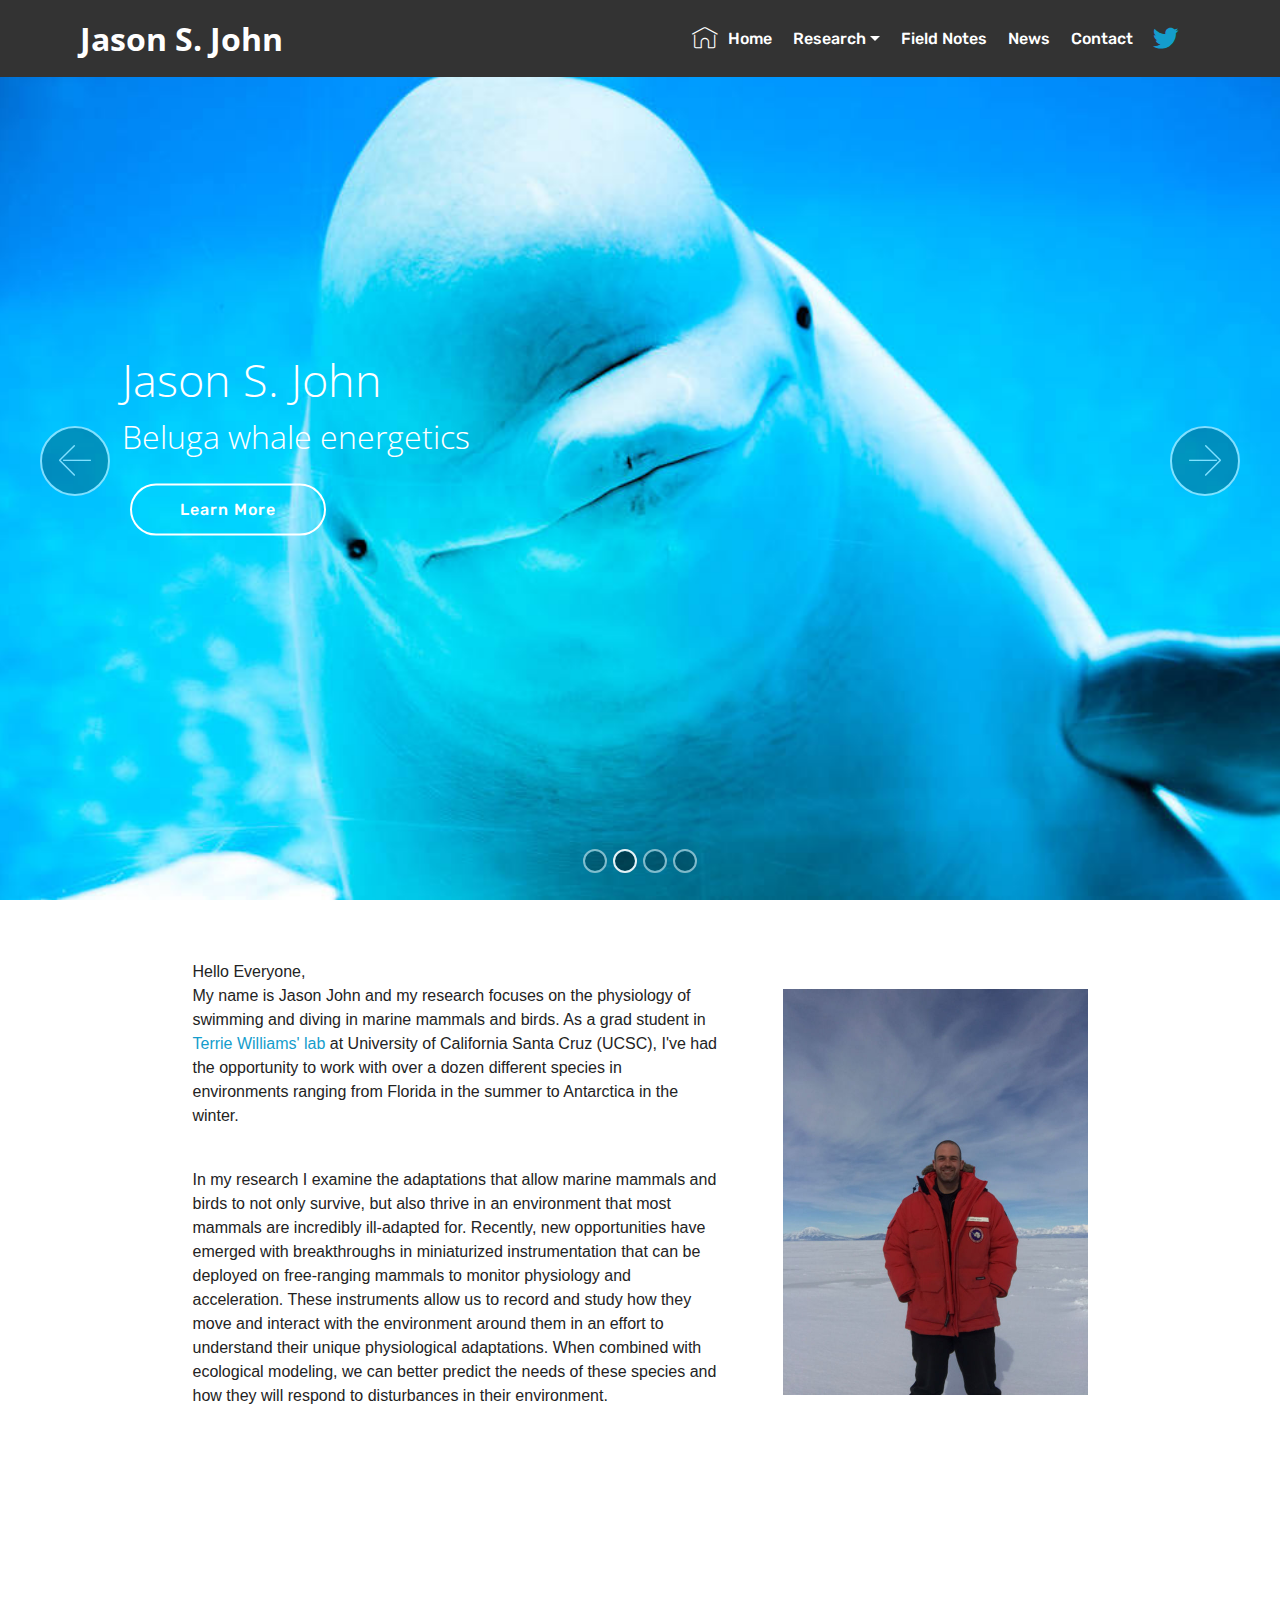
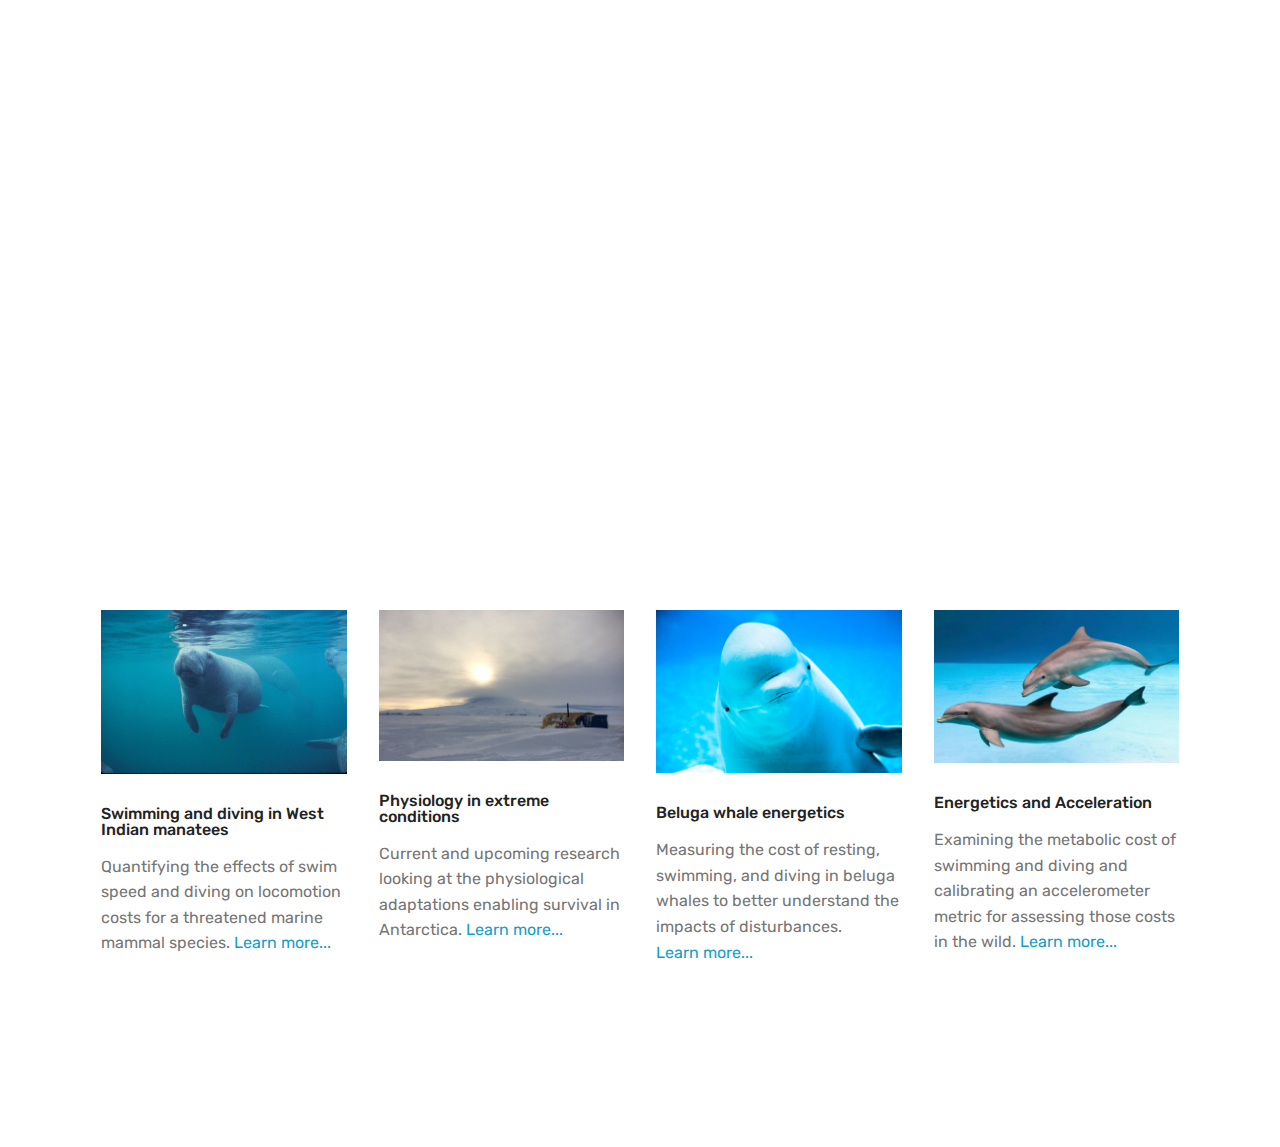
<file: index.html>
<!DOCTYPE html>
<html  >
<head>
  <!-- Site made with Mobirise Website Builder v4.10.8, https://mobirise.com -->
  <meta charset="UTF-8">
  <meta http-equiv="X-UA-Compatible" content="IE=edge">
  <meta name="generator" content="Mobirise v4.10.8, mobirise.com">
  <meta name="viewport" content="width=device-width, initial-scale=1, minimum-scale=1">
  <link rel="shortcut icon" href="assets/images/img-2784-128x96.png" type="image/x-icon">
  <meta name="description" content="Hello Everyone,
My name is Jason John and my research focuses on the physiology of swimming and diving in marine mammals and birds. As a grad student in Terrie Williams' lab at UCSC, I've had the opportunity to work with over a dozen different species bin environments ranging from Florida in the summer to Antarctica in the winter.">
  
  <title>Jason S. John </title>
  <link rel="stylesheet" href="assets/web/assets/mobirise-icons/mobirise-icons.css">
  <link rel="stylesheet" href="assets/tether/tether.min.css">
  <link rel="stylesheet" href="assets/bootstrap/css/bootstrap.min.css">
  <link rel="stylesheet" href="assets/bootstrap/css/bootstrap-grid.min.css">
  <link rel="stylesheet" href="assets/bootstrap/css/bootstrap-reboot.min.css">
  <link rel="stylesheet" href="assets/dropdown/css/style.css">
  <link rel="stylesheet" href="assets/socicon/css/styles.css">
  <link rel="stylesheet" href="assets/theme/css/style.css">
  <link rel="stylesheet" href="assets/mobirise/css/mbr-additional.css" type="text/css">
  
  
  
</head>
<body>
  <section class="menu cid-rqurutUt0K" once="menu" id="menu1-9">

    

    <nav class="navbar navbar-expand beta-menu navbar-dropdown align-items-center navbar-fixed-top navbar-toggleable-sm">
        <button class="navbar-toggler navbar-toggler-right" type="button" data-toggle="collapse" data-target="#navbarSupportedContent" aria-controls="navbarSupportedContent" aria-expanded="false" aria-label="Toggle navigation">
            <div class="hamburger">
                <span></span>
                <span></span>
                <span></span>
                <span></span>
            </div>
        </button>
        <div class="menu-logo">
            <div class="navbar-brand">
                
                <span class="navbar-caption-wrap"><a class="navbar-caption text-white display-5" href="index.html">Jason S. John</a></span>
            </div>
        </div>
        <div class="collapse navbar-collapse" id="navbarSupportedContent">
            <ul class="navbar-nav nav-dropdown nav-right" data-app-modern-menu="true"><li class="nav-item">
                    <a class="nav-link link text-white display-4" href="index.html">
                        <span class="mbri-home mbr-iconfont mbr-iconfont-btn"></span>
                        Home</a>
                </li>
                <li class="nav-item dropdown">
                    <a class="nav-link link text-white dropdown-toggle display-4" href="research.html" data-toggle="dropdown-submenu" aria-expanded="true">Research</a><div class="dropdown-menu"><a class="text-white dropdown-item display-4" href="manatee.html" aria-expanded="false">West Indian manatees</a><a class="text-white dropdown-item display-4" href="beluga.html" aria-expanded="false">Beluga whales</a><a class="text-white dropdown-item display-4" href="acceleration.html">Acceleration and energetics</a><a class="text-white dropdown-item display-4" href="antarctica.html" aria-expanded="false">Physiology at extremes</a></div>
                </li><li class="nav-item"><a class="nav-link link text-white display-4" href="fieldnotes.html">Field Notes</a></li><li class="nav-item"><a class="nav-link link text-white display-4" href="news.html">News</a></li><li class="nav-item"><a class="nav-link link text-white display-4" href="contact.html">Contact</a></li><li class="nav-item"><a class="nav-link link text-white display-4" href="https://twitter.com/Jason_S_John" target="_blank"><span class="socicon socicon-twitter mbr-iconfont mbr-iconfont-btn" style="color: rgb(20, 157, 204);"></span></a></li></ul>
            
        </div>
    </nav>
</section>

<section class="engine"><a href="https://mobirise.info/j">website templates</a></section><section class="carousel slide cid-rqukz5vF12" data-interval="false" id="slider1-7">

    

    <div class="full-screen"><div class="mbr-slider slide carousel" data-pause="true" data-keyboard="false" data-ride="carousel" data-interval="6000"><ol class="carousel-indicators"><li data-app-prevent-settings="" data-target="#slider1-7" data-slide-to="0"></li><li data-app-prevent-settings="" data-target="#slider1-7" class=" active" data-slide-to="1"></li><li data-app-prevent-settings="" data-target="#slider1-7" data-slide-to="2"></li><li data-app-prevent-settings="" data-target="#slider1-7" data-slide-to="3"></li></ol><div class="carousel-inner" role="listbox"><div class="carousel-item slider-fullscreen-image" data-bg-video-slide="false" style="background-image: url(assets/images/pixnio-29354-1856x1240.jpg);"><div class="container container-slide"><div class="image_wrapper"><img src="assets/images/pixnio-29354-1856x1240.jpg"><div class="carousel-caption justify-content-center"><div class="col-10 align-left"><h2 class="mbr-fonts-style display-2">Jason S. John</h2><p class="lead mbr-text mbr-fonts-style display-5">Swimming and diving in West Indian manatees</p><div class="mbr-section-btn" buttons="0"> <a class="btn  btn-white-outline display-4" href="manatee.html">Learn More<br></a></div></div></div></div></div></div><div class="carousel-item slider-fullscreen-image active" data-bg-video-slide="false" style="background-image: url(assets/images/beluga-1000x667.jpg);"><div class="container container-slide"><div class="image_wrapper"><img src="assets/images/beluga-1000x667.jpg"><div class="carousel-caption justify-content-center"><div class="col-10 align-left"><h2 class="mbr-fonts-style display-2">Jason S. John<br></h2><p class="lead mbr-text mbr-fonts-style display-5">Beluga whale energetics</p><div class="mbr-section-btn" buttons="0"> <a class="btn  btn-white-outline display-4" href="beluga.html">Learn More</a></div></div></div></div></div></div><div class="carousel-item slider-fullscreen-image" data-bg-video-slide="false" style="background-image: url(assets/images/3840x2400-bottlenose-dolphins-dancing-underwater-645936-2000x1250.jpg);"><div class="container container-slide"><div class="image_wrapper"><img src="assets/images/3840x2400-bottlenose-dolphins-dancing-underwater-645936-2000x1250.jpg"><div class="carousel-caption justify-content-center"><div class="col-10 align-left"><h2 class="mbr-fonts-style display-2">Jason S. John</h2><p class="lead mbr-text mbr-fonts-style display-5">Energetics and acceleration</p><div class="mbr-section-btn" buttons="0"> <a class="btn  btn-white-outline display-4" href="acceleration.html">Learn More</a></div></div></div></div></div></div><div class="carousel-item slider-fullscreen-image" data-bg-video-slide="false" style="background-image: url(assets/images/img-3095-2000x1500.jpg);"><div class="container container-slide"><div class="image_wrapper"><img src="assets/images/img-3095-2000x1500.jpg"><div class="carousel-caption justify-content-center"><div class="col-10 align-left"><h2 class="mbr-fonts-style display-2">Jason S. John<br></h2><p class="lead mbr-text mbr-fonts-style display-5">Physiology in extreme conditions</p><div class="mbr-section-btn" buttons="0"> <a class="btn  btn-white-outline display-4" href="antarctica.html">Learn More</a></div></div></div></div></div></div></div><a data-app-prevent-settings="" class="carousel-control carousel-control-prev" role="button" data-slide="prev" href="#slider1-7"><span aria-hidden="true" class="mbri-left mbr-iconfont"></span><span class="sr-only">Previous</span></a><a data-app-prevent-settings="" class="carousel-control carousel-control-next" role="button" data-slide="next" href="#slider1-7"><span aria-hidden="true" class="mbri-right mbr-iconfont"></span><span class="sr-only">Next</span></a></div></div>

</section>

<section class="mbr-section content7 cid-rtjy45j6vL" id="content7-h">
          
    

    <div class="container">
        <div class="media-container-row">
            <div class="col-12 col-md-10">
                <div class="media-container-row">
                    <div class="media-content">
                        <div class="mbr-section-text">
                            <p class="mbr-text align-right mb-0 mbr-fonts-style display-7"></p><p>Hello Everyone,<br>My name is Jason John and my research focuses on the physiology of swimming and diving in marine mammals and birds. As a grad student in <a href="https://williams.eeb.ucsc.edu/">Terrie Williams' lab</a> at University of California Santa Cruz (UCSC), I've had the opportunity to work with over a dozen different species in environments ranging from Florida in the summer to Antarctica in the winter. </p><br><p>In my research I examine the adaptations that allow marine mammals and birds to not only survive, but also thrive in an environment that most mammals are incredibly ill-adapted for. Recently, new opportunities have emerged with breakthroughs in miniaturized instrumentation that can be deployed on free-ranging mammals to monitor physiology and acceleration. These instruments allow us to record and study how they move and interact with the environment around them in an effort to understand their unique physiological adaptations. When combined with ecological modeling, we can better predict the needs of these species and how they will respond to disturbances in their environment.</p><p></p>
                        </div>
                    </div>
                    <div class="mbr-figure" style="width: 65%;">
                     <img src="assets/images/img-1295-610x812.jpg" alt="Mobirise" title="">  
                    </div>
                </div>
            </div>
        </div>
    </div>
</section>

<section class="cid-rPtwQ0AdeN" id="video3-20">

    
    
    <figure class="mbr-figure align-center container">
        <div class="video-block" style="width: 80%;">
            <div><iframe class="mbr-embedded-video" src="https://www.youtube.com/embed/gbRPHqsMnAI?rel=0&amp;amp;showinfo=0&amp;autoplay=0&amp;loop=0" width="1280" height="720" frameborder="0" allowfullscreen></iframe></div>
        </div>
    </figure>
</section>

<section class="features2 cid-rtjy58jNN7" id="features2-i">

    

    
    
    <div class="container">
        <div class="media-container-row">
            <div class="card p-3 col-12 col-md-6 col-lg-3">
                <div class="card-wrapper">
                    <div class="card-img">
                        <a href="manatee.html"><img src="assets/images/pixnio-29354-1856x1240.jpg" alt="Mobirise" title=""></a>
                    </div>
                    <div class="card-box">
                        <h4 class="card-title pb-3 mbr-fonts-style display-7">Swimming and diving in West Indian manatees</h4>
                        <p class="mbr-text mbr-fonts-style display-7">Quantifying the effects of swim speed and diving on locomotion costs for a threatened marine mammal species. <a href="manatee.html">Learn more...</a><br></p>
                    </div>
                </div>
            </div>

            <div class="card p-3 col-12 col-md-6 col-lg-3">
                <div class="card-wrapper">
                    <div class="card-img">
                        <a href="antarctica.html"><img src="assets/images/img-3095-2000x1500.jpg" alt="Mobirise" title=""></a>
                    </div>
                    <div class="card-box ">
                        <h4 class="card-title pb-3 mbr-fonts-style display-7">Physiology in extreme conditions</h4>
                        <p class="mbr-text mbr-fonts-style display-7">Current and upcoming research looking at the physiological adaptations enabling survival in Antarctica. <a href="antarctica.html">Learn more...</a></p>
                    </div>
                </div>
            </div>

            <div class="card p-3 col-12 col-md-6 col-lg-3">
                <div class="card-wrapper">
                    <div class="card-img">
                        <a href="beluga.html"><img src="assets/images/beluga-1000x667.jpg" alt="Mobirise" title=""></a>
                    </div>
                    <div class="card-box">
                        <h4 class="card-title pb-3 mbr-fonts-style display-7">Beluga whale energetics</h4>
                        <p class="mbr-text mbr-fonts-style display-7">Measuring the cost of resting, swimming, and diving in beluga whales to better understand the impacts of disturbances.
<br><a href="beluga.html">Learn more...</a></p>
                    </div>
                </div>
            </div>

            <div class="card p-3 col-12 col-md-6 col-lg-3">
                <div class="card-wrapper">
                    <div class="card-img">
                        <a href="acceleration.html"><img src="assets/images/3840x2400-bottlenose-dolphins-dancing-underwater-645936-2000x1250.jpg" alt="Mobirise" title=""></a>
                    </div>
                    <div class="card-box">
                        <h4 class="card-title pb-3 mbr-fonts-style display-7">Energetics and Acceleration</h4>
                        <p class="mbr-text mbr-fonts-style display-7">
                            Examining the metabolic cost of swimming and diving and calibrating an accelerometer metric for assessing those costs in the wild.  <a href="acceleration.html">Learn more...</a></p>
                    </div>
                </div>
            </div>
        </div>
    </div>
</section>

<section once="footers" class="cid-s9mBSpepkg" id="footer6-21">

    

    

    <div class="container">
        <div class="media-container-row align-center mbr-white">
            <div class="col-12">
                <p class="mbr-text mb-0 mbr-fonts-style display-7"></p>
            </div>
        </div>
    </div>
</section>


  <script src="assets/web/assets/jquery/jquery.min.js"></script>
  <script src="assets/popper/popper.min.js"></script>
  <script src="assets/tether/tether.min.js"></script>
  <script src="assets/bootstrap/js/bootstrap.min.js"></script>
  <script src="assets/smoothscroll/smooth-scroll.js"></script>
  <script src="assets/dropdown/js/nav-dropdown.js"></script>
  <script src="assets/dropdown/js/navbar-dropdown.js"></script>
  <script src="assets/ytplayer/jquery.mb.ytplayer.min.js"></script>
  <script src="assets/vimeoplayer/jquery.mb.vimeo_player.js"></script>
  <script src="assets/bootstrapcarouselswipe/bootstrap-carousel-swipe.js"></script>
  <script src="assets/touchswipe/jquery.touch-swipe.min.js"></script>
  <script src="assets/theme/js/script.js"></script>
  <script src="assets/slidervideo/script.js"></script>
  
  
</body>
</html>
</file>
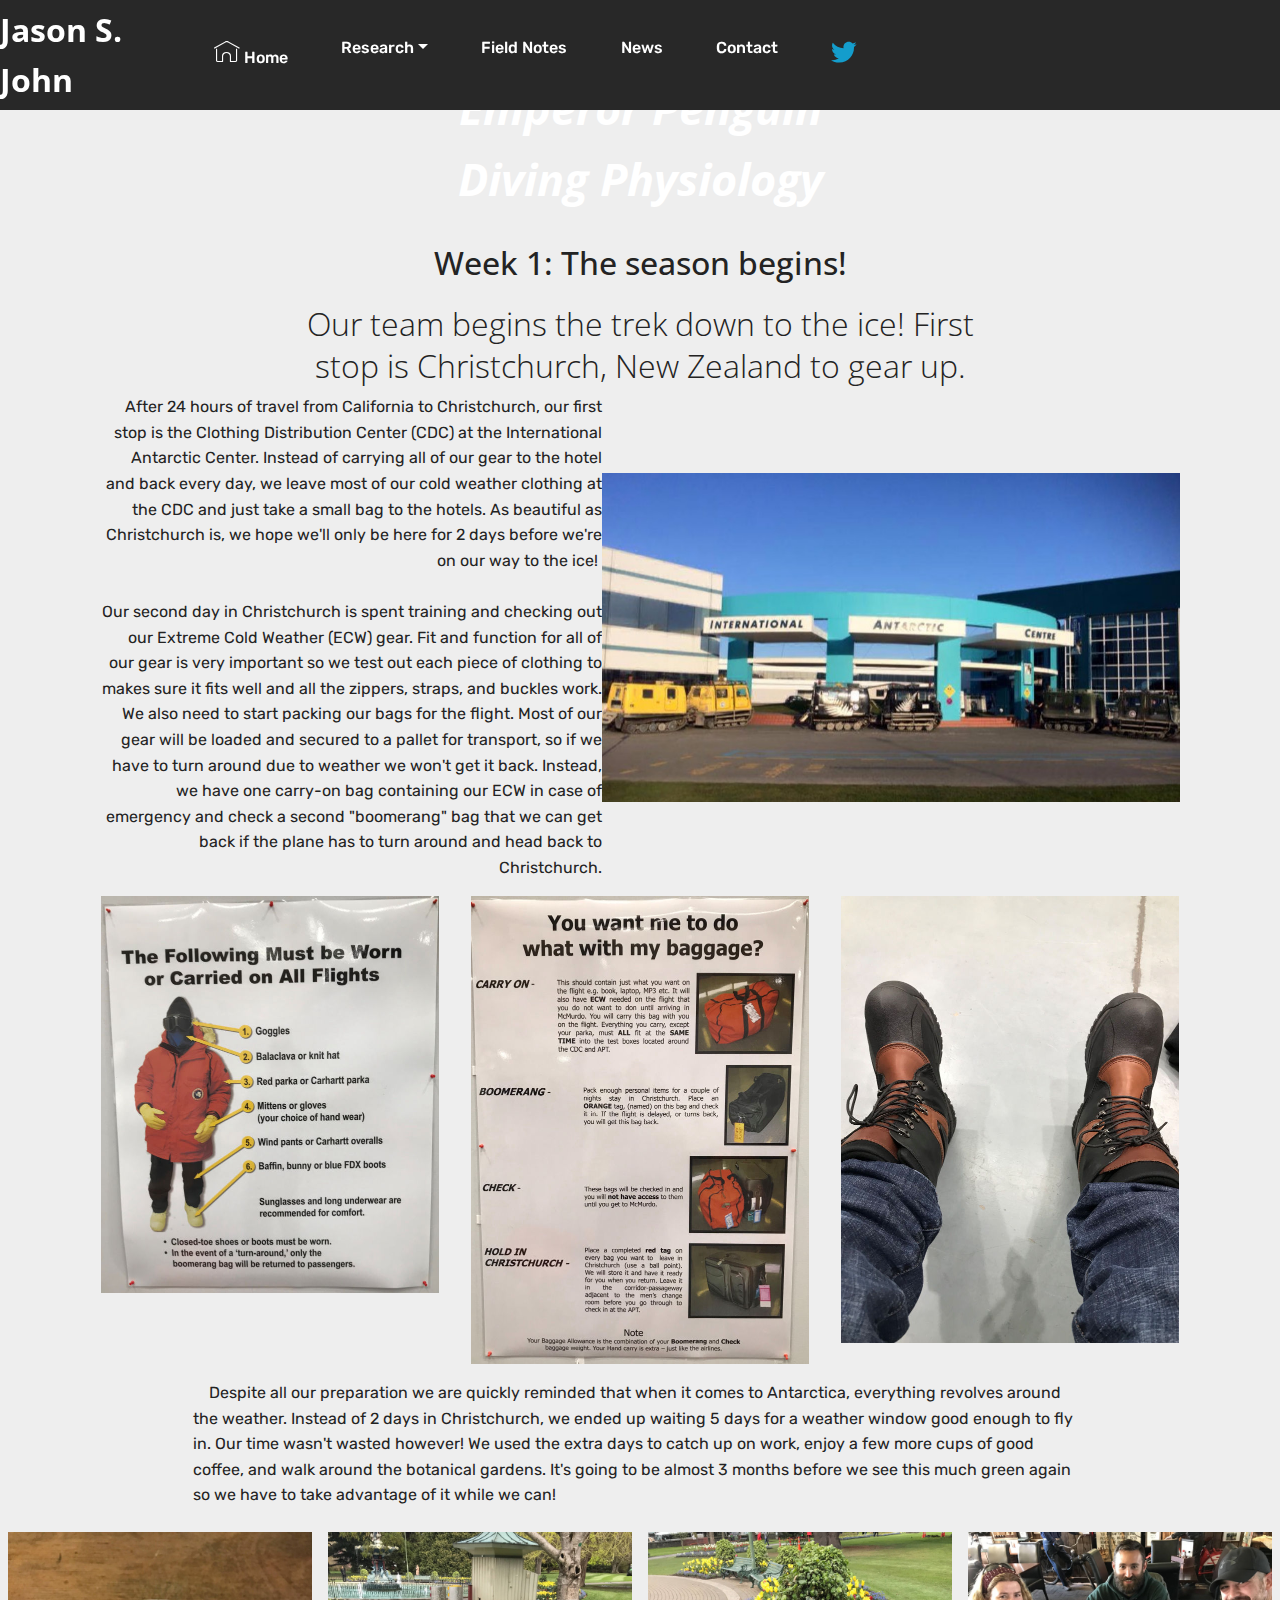
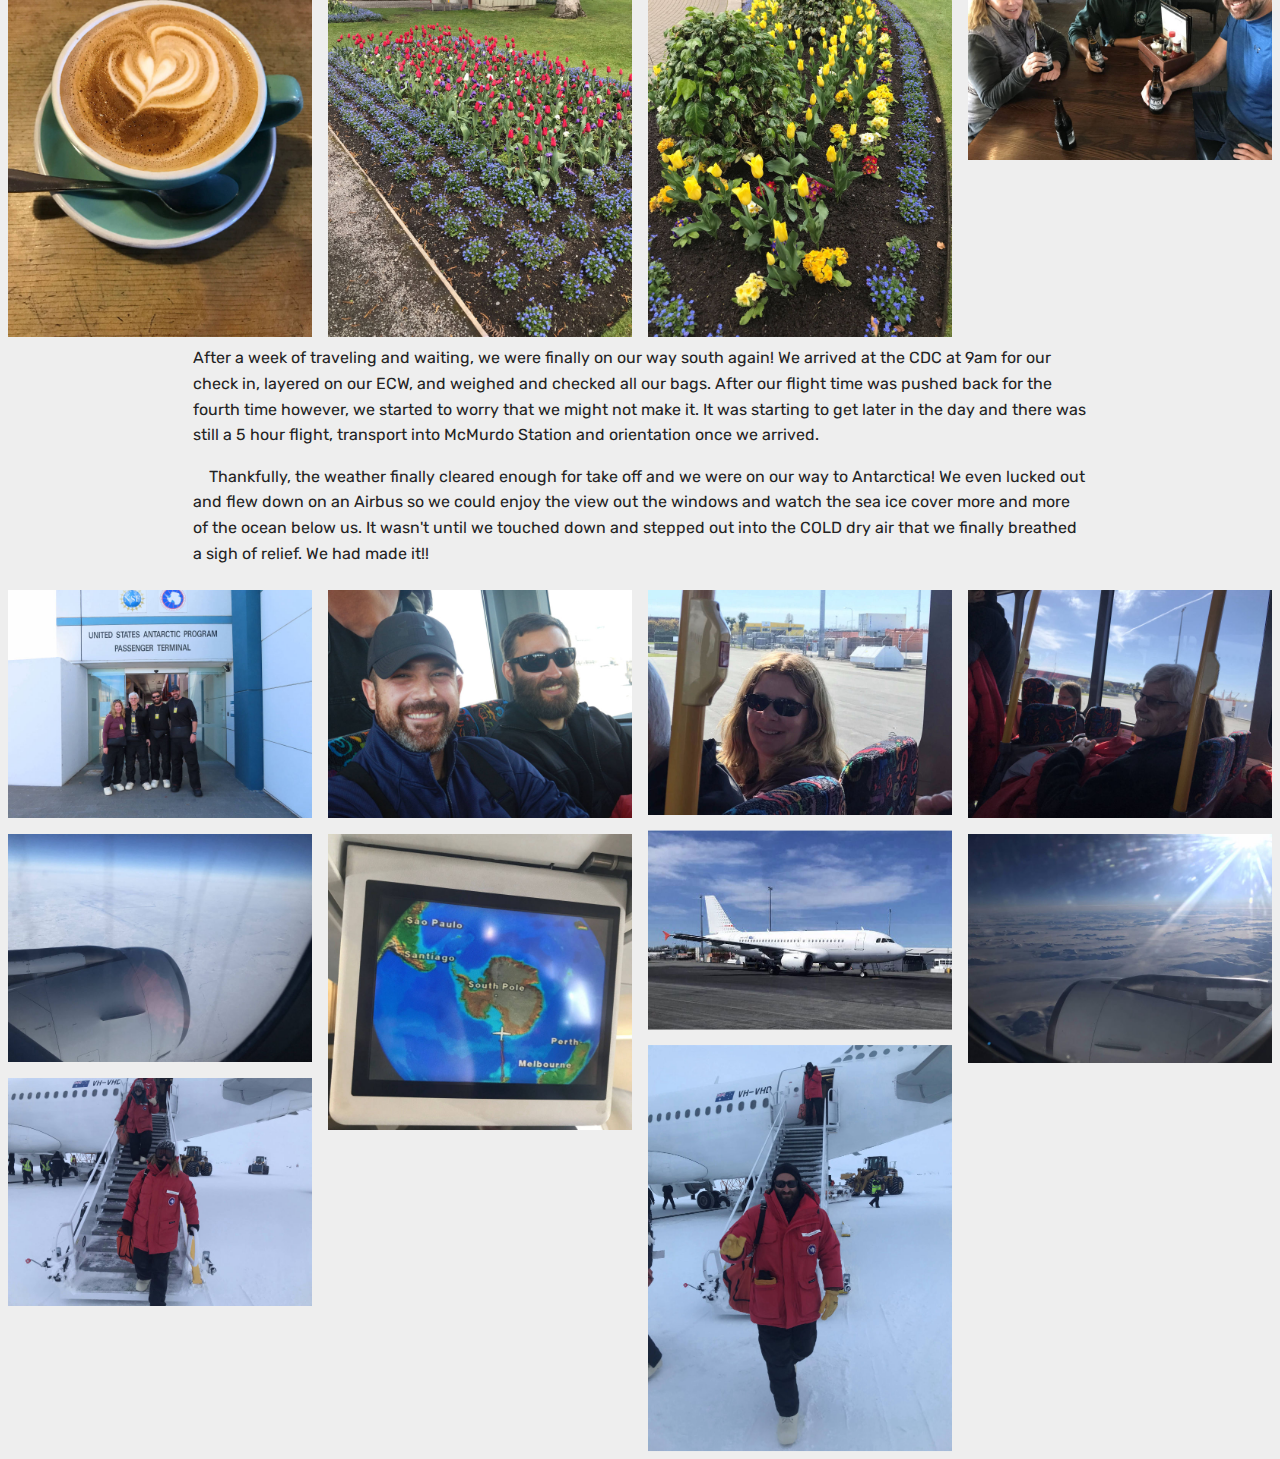
<file: 2019-1.html>
<!DOCTYPE html>
<html  >
<head>
  <!-- Site made with Mobirise Website Builder v4.10.8, https://mobirise.com -->
  <meta charset="UTF-8">
  <meta http-equiv="X-UA-Compatible" content="IE=edge">
  <meta name="generator" content="Mobirise v4.10.8, mobirise.com">
  <meta name="viewport" content="width=device-width, initial-scale=1, minimum-scale=1">
  <link rel="shortcut icon" href="assets/images/img-2784-128x96.png" type="image/x-icon">
  <meta name="description" content="Web Site Builder Description">
  
  <title>MCM2019-1</title>
  <link rel="stylesheet" href="assets/web/assets/mobirise-icons/mobirise-icons.css">
  <link rel="stylesheet" href="assets/tether/tether.min.css">
  <link rel="stylesheet" href="assets/bootstrap/css/bootstrap.min.css">
  <link rel="stylesheet" href="assets/bootstrap/css/bootstrap-grid.min.css">
  <link rel="stylesheet" href="assets/bootstrap/css/bootstrap-reboot.min.css">
  <link rel="stylesheet" href="assets/dropdown/css/style.css">
  <link rel="stylesheet" href="assets/socicon/css/styles.css">
  <link rel="stylesheet" href="assets/theme/css/style.css">
  <link rel="stylesheet" href="assets/gallery/style.css">
  <link rel="stylesheet" href="assets/mobirise/css/mbr-additional.css" type="text/css">
  
  
  
</head>
<body>
  <section class="menu cid-rAgunVda3T" once="menu" id="menu1-1u">

    

    <nav class="navbar navbar-expand beta-menu navbar-dropdown align-items-center navbar-fixed-top navbar-toggleable-sm">
        <button class="navbar-toggler navbar-toggler-right" type="button" data-toggle="collapse" data-target="#navbarSupportedContent" aria-controls="navbarSupportedContent" aria-expanded="false" aria-label="Toggle navigation">
            <div class="hamburger">
                <span></span>
                <span></span>
                <span></span>
                <span></span>
            </div>
        </button>
        <div class="menu-logo">
            <div class="navbar-brand">
                
                <span class="navbar-caption-wrap"><a class="navbar-caption text-white display-5" href="index.html">Jason S. John</a></span>
            </div>
        </div>
        <div class="collapse navbar-collapse" id="navbarSupportedContent">
            <ul class="navbar-nav nav-dropdown nav-right" data-app-modern-menu="true"><li class="nav-item">
                    <a class="nav-link link text-white display-4" href="index.html">
                        <span class="mbri-home mbr-iconfont mbr-iconfont-btn"></span>
                        Home</a>
                </li>
                <li class="nav-item dropdown">
                    <a class="nav-link link text-white dropdown-toggle display-4" href="research.html" data-toggle="dropdown-submenu" aria-expanded="false">Research</a><div class="dropdown-menu"><a class="text-white dropdown-item display-4" href="antarctica.html" aria-expanded="false">Physiology at extremes</a><a class="text-white dropdown-item display-4" href="manatee.html" aria-expanded="false">West Indian manatees</a><a class="text-white dropdown-item display-4" href="beluga.html" aria-expanded="false">Beluga whales</a><a class="text-white dropdown-item display-4" href="acceleration.html">Acceleration and energetics</a></div>
                </li><li class="nav-item"><a class="nav-link link text-white display-4" href="fieldnotes.html">Field Notes</a></li><li class="nav-item"><a class="nav-link link text-white display-4" href="news.html">News</a></li><li class="nav-item"><a class="nav-link link text-white display-4" href="contact.html">Contact</a></li><li class="nav-item"><a class="nav-link link text-white display-4" href="https://twitter.com/Jason_S_John" target="_blank"><span class="socicon socicon-twitter mbr-iconfont mbr-iconfont-btn" style="color: rgb(20, 157, 204);"></span></a></li></ul>
            
        </div>
    </nav>
</section>

<section class="engine"><a href="https://mobirise.info/b">how to create your own site</a></section><section class="header1 cid-rAgunW5XFe" id="header1-1v">

    

    

    <div class="container">
        <div class="row justify-content-md-center">
            <div class="mbr-white col-md-10">
                
                
                <p class="mbr-text align-center pb-3 mbr-fonts-style display-2"><strong>Antarctica 2019&nbsp;</strong><br><strong><em>Emperor Penguin <br>Diving Physiology</em></strong></p>
                
            </div>
        </div>
    </div>

</section>

<section class="mbr-section content4 cid-rAguZK5juu" id="content4-1y">

    

    <div class="container">
        <div class="media-container-row">
            <div class="title col-12 col-md-8">
                <h2 class="align-center pb-3 mbr-fonts-style display-5">
                    Week 1: The season begins!</h2>
                <h3 class="mbr-section-subtitle align-center mbr-light mbr-fonts-style display-5">Our team begins the trek down to the ice! First stop is Christchurch, New Zealand to gear up.</h3>
                
            </div>
        </div>
    </div>
</section>

<section class="mbr-section content7 cid-rAguTqbQeR" id="content7-1x">
          
    

    <div class="container">
        <div class="media-container-row">
            <div class="col-12 col-md-12">
                <div class="media-container-row">
                    <div class="media-content">
                        <div class="mbr-section-text">
                            <p class="mbr-text align-right mb-0 mbr-fonts-style display-7">After 24 hours of travel from California to Christchurch, our first stop is the Clothing Distribution Center (CDC) at the International Antarctic Center. Instead of carrying all of our gear to the hotel and back every day, we leave most of our cold weather clothing at the CDC and just take a small bag to the hotels. As beautiful as Christchurch is, we hope we'll only be here for 2 days before we're on our way to the ice!&nbsp;<br><br>Our second day in Christchurch is spent training and checking out our Extreme Cold Weather (ECW) gear. Fit and function for all of our gear is very important so we test out each piece of clothing to makes sure it fits well and all the zippers, straps, and buckles work. We also need to start packing our bags for the flight. Most of our gear will be loaded and secured to a pallet for transport, so if we have to turn around due to weather we won't get it back. Instead, we have one carry-on bag containing our ECW in case of emergency and check a second "boomerang" bag that we can get back if the plane has to turn around and head back to Christchurch.</p>
                        </div>
                    </div>
                    <div class="mbr-figure" style="width: 115%;">
                     <img src="assets/images/international-antarctic-center-830x623.jpeg" alt="Mobirise" title="">  
                    </div>
                </div>
            </div>
        </div>
    </div>
</section>

<section class="features2 cid-rEVgYGP5Hp" id="features2-1n">

    

    
    
    <div class="container">
        <div class="media-container-row">
            <div class="card p-3 col-12 col-md-6 col-lg-4">
                <div class="card-wrapper">
                    <div class="card-img">
                        <img src="assets/images/img-0427c-676x793.jpg" alt="Mobirise" title="">
                    </div>
                    <div class="card-box">
                        
                        
                    </div>
                </div>
            </div>

            <div class="card p-3 col-12 col-md-6 col-lg-4">
                <div class="card-wrapper">
                    <div class="card-img">
                        <img src="assets/images/img-429-676x935.jpg" alt="Mobirise" title="">
                    </div>
                    <div class="card-box ">
                        
                        
                    </div>
                </div>
            </div>

            <div class="card p-3 col-12 col-md-6 col-lg-4">
                <div class="card-wrapper">
                    <div class="card-img">
                        <img src="assets/images/img-422-676x893.jpg" alt="Mobirise" title="">
                    </div>
                    <div class="card-box">
                        
                        
                    </div>
                </div>
            </div>

            
        </div>
    </div>
</section>

<section class="mbr-section article content1 cid-rEVl2pSVPk" id="content1-1t">
    
     

    <div class="container">
        <div class="media-container-row">
            <div class="mbr-text col-12 mbr-fonts-style display-7 col-md-10"><p>&nbsp;&nbsp;&nbsp;&nbsp;Despite all our preparation we are quickly reminded that when it comes to Antarctica, everything revolves around the weather. Instead of 2 days in Christchurch, we ended up waiting 5 days for a weather window good enough to fly in. Our time wasn't wasted however! We used the extra days to catch up on work, enjoy a few more cups of good coffee, and walk around the botanical gardens. It's going to be almost 3 months before we see this much green again so we have to take advantage of it while we can!</p></div>
        </div>
    </div>
</section>

<section class="mbr-gallery mbr-slider-carousel cid-rEVnckFFJ2" id="gallery3-1u">

    

    <div>
        <div><!-- Filter --><!-- Gallery --><div class="mbr-gallery-row"><div class="mbr-gallery-layout-default"><div><div><div class="mbr-gallery-item mbr-gallery-item--p1" data-video-url="false" data-tags="Awesome"><div href="#lb-gallery3-1u" data-slide-to="0" data-toggle="modal"><img src="assets/images/img-443-2000x2667-800x1067.jpg" alt="" title=""><span class="icon-focus"></span></div></div><div class="mbr-gallery-item mbr-gallery-item--p1" data-video-url="false" data-tags="Responsive"><div href="#lb-gallery3-1u" data-slide-to="1" data-toggle="modal"><img src="assets/images/59167004718-b2d37420-b429-4333-956e-0a9e00f6aa26-2000x2667-800x1067.jpg" alt="" title=""><span class="icon-focus"></span></div></div><div class="mbr-gallery-item mbr-gallery-item--p1" data-video-url="false" data-tags="Creative"><div href="#lb-gallery3-1u" data-slide-to="2" data-toggle="modal"><img src="assets/images/59167187472-c7f5cab3-b299-4334-a1fa-b56d31b706e0-2000x2667-800x1067.jpg" alt="" title=""><span class="icon-focus"></span></div></div><div class="mbr-gallery-item mbr-gallery-item--p1" data-video-url="false" data-tags="Animated"><div href="#lb-gallery3-1u" data-slide-to="3" data-toggle="modal"><img src="assets/images/cass-max-jason-monteiths-black-2000x1500-800x600.jpg" alt="" title=""><span class="icon-focus"></span></div></div></div></div><div class="clearfix"></div></div></div><!-- Lightbox --><div data-app-prevent-settings="" class="mbr-slider modal fade carousel slide" tabindex="-1" data-keyboard="true" data-interval="false" id="lb-gallery3-1u"><div class="modal-dialog"><div class="modal-content"><div class="modal-body"><div class="carousel-inner"><div class="carousel-item"><img src="assets/images/img-443-2000x2667.jpg" alt="" title=""></div><div class="carousel-item"><img src="assets/images/59167004718-b2d37420-b429-4333-956e-0a9e00f6aa26-2000x2667.jpg" alt="" title=""></div><div class="carousel-item"><img src="assets/images/59167187472-c7f5cab3-b299-4334-a1fa-b56d31b706e0-2000x2667.jpg" alt="" title=""></div><div class="carousel-item active"><img src="assets/images/cass-max-jason-monteiths-black-2000x1500.jpg" alt="" title=""></div></div><a class="carousel-control carousel-control-prev" role="button" data-slide="prev" href="#lb-gallery3-1u"><span class="mbri-left mbr-iconfont" aria-hidden="true"></span><span class="sr-only">Previous</span></a><a class="carousel-control carousel-control-next" role="button" data-slide="next" href="#lb-gallery3-1u"><span class="mbri-right mbr-iconfont" aria-hidden="true"></span><span class="sr-only">Next</span></a><a class="close" href="#" role="button" data-dismiss="modal"><span class="sr-only">Close</span></a></div></div></div></div></div>
    </div>

</section>

<section class="mbr-section article content1 cid-rEVoQzYYUK" id="content1-1v">
    
     

    <div class="container">
        <div class="media-container-row">
            <div class="mbr-text col-12 mbr-fonts-style display-7 col-md-10"><p>After a week of traveling and waiting, we were finally on our way south again! We arrived at the CDC at 9am for our check in, layered on our ECW, and weighed and checked all our bags. After our flight time was pushed back for the fourth time however, we started to worry that we might not make it. It was starting to get later in the day and there was still a 5 hour flight, transport into McMurdo Station and orientation once we arrived.</p><p>&nbsp; &nbsp; Thankfully, the weather finally cleared enough for take off and we were on our way to Antarctica! We even lucked out and flew down on an Airbus so we could enjoy the view out the windows and watch the sea ice cover more and more of the ocean below us. It wasn't until we touched down and stepped out into the COLD dry air that we finally breathed a sigh of relief. We had made it!!<br></p></div>
        </div>
    </div>
</section>

<section class="mbr-gallery mbr-slider-carousel cid-rEVqVYREN4" id="gallery3-1w">

    

    <div>
        <div><!-- Filter --><!-- Gallery --><div class="mbr-gallery-row"><div class="mbr-gallery-layout-default"><div><div><div class="mbr-gallery-item mbr-gallery-item--p1" data-video-url="false" data-tags="Awesome"><div href="#lb-gallery3-1w" data-slide-to="0" data-toggle="modal"><img src="assets/images/img-63-2000x1500-800x600.jpg" alt="" title=""><span class="icon-focus"></span></div></div><div class="mbr-gallery-item mbr-gallery-item--p1" data-video-url="false" data-tags="Responsive"><div href="#lb-gallery3-1w" data-slide-to="1" data-toggle="modal"><img src="assets/images/dscn1256-2000x1500-800x600.jpg" alt="" title=""><span class="icon-focus"></span></div></div><div class="mbr-gallery-item mbr-gallery-item--p1" data-video-url="false" data-tags="Creative"><div href="#lb-gallery3-1w" data-slide-to="2" data-toggle="modal"><img src="assets/images/img-0481c-1782x2174-800x591.jpeg" alt="" title=""><span class="icon-focus"></span></div></div><div class="mbr-gallery-item mbr-gallery-item--p1" data-video-url="false" data-tags="Animated"><div href="#lb-gallery3-1w" data-slide-to="3" data-toggle="modal"><img src="assets/images/img-479-2000x1500-800x600.jpg" alt="" title=""><span class="icon-focus"></span></div></div><div class="mbr-gallery-item mbr-gallery-item--p1" data-video-url="false" data-tags="Awesome"><div href="#lb-gallery3-1w" data-slide-to="4" data-toggle="modal"><img src="assets/images/airbus-720x960-703x459.jpeg" alt="" title=""><span class="icon-focus"></span></div></div><div class="mbr-gallery-item mbr-gallery-item--p1" data-video-url="false" data-tags="Awesome"><div href="#lb-gallery3-1w" data-slide-to="5" data-toggle="modal"><img src="assets/images/img-496-2000x1500-800x600.jpg" alt="" title=""><span class="icon-focus"></span></div></div><div class="mbr-gallery-item mbr-gallery-item--p1" data-video-url="false" data-tags="Responsive"><div href="#lb-gallery3-1w" data-slide-to="6" data-toggle="modal"><img src="assets/images/img-0498c-2000x1946-800x778.jpg" alt="" title=""><span class="icon-focus"></span></div></div><div class="mbr-gallery-item mbr-gallery-item--p1" data-video-url="false" data-tags="Animated"><div href="#lb-gallery3-1w" data-slide-to="7" data-toggle="modal"><img src="assets/images/img-503-2000x1500-800x603.jpeg" alt="" title=""><span class="icon-focus"></span></div></div><div class="mbr-gallery-item mbr-gallery-item--p1" data-video-url="false" data-tags="Awesome"><div href="#lb-gallery3-1w" data-slide-to="8" data-toggle="modal"><img src="assets/images/img-509-2000x2667-800x1067.jpg" alt="" title=""><span class="icon-focus"></span></div></div><div class="mbr-gallery-item mbr-gallery-item--p1" data-video-url="false" data-tags="Awesome"><div href="#lb-gallery3-1w" data-slide-to="9" data-toggle="modal"><img src="assets/images/img-504-2000x1500-800x600.jpeg" alt="" title=""><span class="icon-focus"></span></div></div></div></div><div class="clearfix"></div></div></div><!-- Lightbox --><div data-app-prevent-settings="" class="mbr-slider modal fade carousel slide" tabindex="-1" data-keyboard="true" data-interval="false" id="lb-gallery3-1w"><div class="modal-dialog"><div class="modal-content"><div class="modal-body"><div class="carousel-inner"><div class="carousel-item active"><img src="assets/images/img-63-2000x1500.jpg" alt="" title=""></div><div class="carousel-item"><img src="assets/images/dscn1256-2000x1500.jpg" alt="" title=""></div><div class="carousel-item"><img src="assets/images/img-0481c-1782x2174.jpeg" alt="" title=""></div><div class="carousel-item"><img src="assets/images/img-479-2000x1500.jpg" alt="" title=""></div><div class="carousel-item"><img src="assets/images/airbus-720x960.jpeg" alt="" title=""></div><div class="carousel-item"><img src="assets/images/img-496-2000x1500.jpg" alt="" title=""></div><div class="carousel-item"><img src="assets/images/img-0498c-2000x1946.jpg" alt="" title=""></div><div class="carousel-item"><img src="assets/images/img-503-2000x1500.jpeg" alt="" title=""></div><div class="carousel-item"><img src="assets/images/img-509-2000x2667.jpg" alt="" title=""></div><div class="carousel-item"><img src="assets/images/img-504-2000x1500.jpeg" alt="" title=""></div></div><a class="carousel-control carousel-control-prev" role="button" data-slide="prev" href="#lb-gallery3-1w"><span class="mbri-left mbr-iconfont" aria-hidden="true"></span><span class="sr-only">Previous</span></a><a class="carousel-control carousel-control-next" role="button" data-slide="next" href="#lb-gallery3-1w"><span class="mbri-right mbr-iconfont" aria-hidden="true"></span><span class="sr-only">Next</span></a><a class="close" href="#" role="button" data-dismiss="modal"><span class="sr-only">Close</span></a></div></div></div></div></div>
    </div>

</section>


  <script src="assets/web/assets/jquery/jquery.min.js"></script>
  <script src="assets/popper/popper.min.js"></script>
  <script src="assets/tether/tether.min.js"></script>
  <script src="assets/bootstrap/js/bootstrap.min.js"></script>
  <script src="assets/smoothscroll/smooth-scroll.js"></script>
  <script src="assets/dropdown/js/nav-dropdown.js"></script>
  <script src="assets/dropdown/js/navbar-dropdown.js"></script>
  <script src="assets/masonry/masonry.pkgd.min.js"></script>
  <script src="assets/imagesloaded/imagesloaded.pkgd.min.js"></script>
  <script src="assets/bootstrapcarouselswipe/bootstrap-carousel-swipe.js"></script>
  <script src="assets/vimeoplayer/jquery.mb.vimeo_player.js"></script>
  <script src="assets/touchswipe/jquery.touch-swipe.min.js"></script>
  <script src="assets/theme/js/script.js"></script>
  <script src="assets/gallery/player.min.js"></script>
  <script src="assets/gallery/script.js"></script>
  <script src="assets/slidervideo/script.js"></script>
  
  
</body>
</html>
</file>
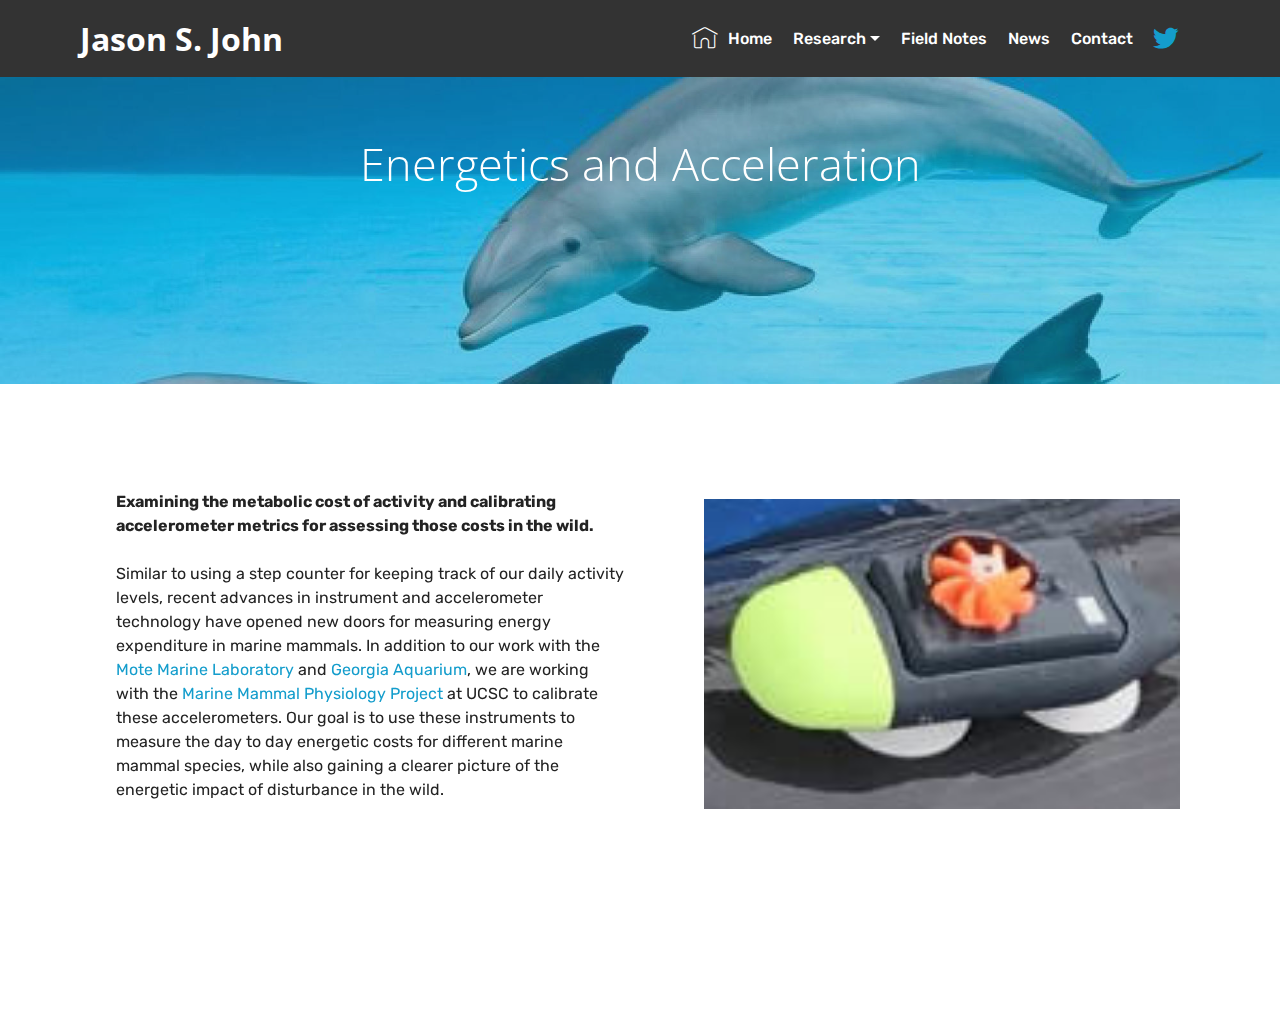
<file: acceleration.html>
<!DOCTYPE html>
<html  >
<head>
  <!-- Site made with Mobirise Website Builder v4.10.8, https://mobirise.com -->
  <meta charset="UTF-8">
  <meta http-equiv="X-UA-Compatible" content="IE=edge">
  <meta name="generator" content="Mobirise v4.10.8, mobirise.com">
  <meta name="viewport" content="width=device-width, initial-scale=1, minimum-scale=1">
  <link rel="shortcut icon" href="assets/images/img-2784-128x96.png" type="image/x-icon">
  <meta name="description" content="">
  
  <title>Acceleration</title>
  <link rel="stylesheet" href="assets/web/assets/mobirise-icons/mobirise-icons.css">
  <link rel="stylesheet" href="assets/tether/tether.min.css">
  <link rel="stylesheet" href="assets/bootstrap/css/bootstrap.min.css">
  <link rel="stylesheet" href="assets/bootstrap/css/bootstrap-grid.min.css">
  <link rel="stylesheet" href="assets/bootstrap/css/bootstrap-reboot.min.css">
  <link rel="stylesheet" href="assets/socicon/css/styles.css">
  <link rel="stylesheet" href="assets/dropdown/css/style.css">
  <link rel="stylesheet" href="assets/theme/css/style.css">
  <link rel="stylesheet" href="assets/mobirise/css/mbr-additional.css" type="text/css">
  
  
  
</head>
<body>
  <section class="menu cid-rqurutUt0K" once="menu" id="menu1-f">

    

    <nav class="navbar navbar-expand beta-menu navbar-dropdown align-items-center navbar-fixed-top navbar-toggleable-sm">
        <button class="navbar-toggler navbar-toggler-right" type="button" data-toggle="collapse" data-target="#navbarSupportedContent" aria-controls="navbarSupportedContent" aria-expanded="false" aria-label="Toggle navigation">
            <div class="hamburger">
                <span></span>
                <span></span>
                <span></span>
                <span></span>
            </div>
        </button>
        <div class="menu-logo">
            <div class="navbar-brand">
                
                <span class="navbar-caption-wrap"><a class="navbar-caption text-white display-5" href="index.html">Jason S. John</a></span>
            </div>
        </div>
        <div class="collapse navbar-collapse" id="navbarSupportedContent">
            <ul class="navbar-nav nav-dropdown nav-right" data-app-modern-menu="true"><li class="nav-item">
                    <a class="nav-link link text-white display-4" href="index.html">
                        <span class="mbri-home mbr-iconfont mbr-iconfont-btn"></span>
                        Home</a>
                </li>
                <li class="nav-item dropdown">
                    <a class="nav-link link text-white dropdown-toggle display-4" href="research.html" data-toggle="dropdown-submenu" aria-expanded="true">Research</a><div class="dropdown-menu"><a class="text-white dropdown-item display-4" href="manatee.html" aria-expanded="false">West Indian manatees</a><a class="text-white dropdown-item display-4" href="beluga.html" aria-expanded="false">Beluga whales</a><a class="text-white dropdown-item display-4" href="acceleration.html">Acceleration and energetics</a><a class="text-white dropdown-item display-4" href="antarctica.html" aria-expanded="false">Physiology at extremes</a></div>
                </li><li class="nav-item"><a class="nav-link link text-white display-4" href="fieldnotes.html">Field Notes</a></li><li class="nav-item"><a class="nav-link link text-white display-4" href="news.html">News</a></li><li class="nav-item"><a class="nav-link link text-white display-4" href="contact.html">Contact</a></li><li class="nav-item"><a class="nav-link link text-white display-4" href="https://twitter.com/Jason_S_John" target="_blank"><span class="socicon socicon-twitter mbr-iconfont mbr-iconfont-btn" style="color: rgb(20, 157, 204);"></span></a></li></ul>
            
        </div>
    </nav>
</section>

<section class="engine"><a href="https://mobirise.info/u">bootstrap html templates</a></section><section class="header1 cid-rtpdt6Tjmb mbr-parallax-background" id="header1-11">

    

    <div class="mbr-overlay" style="opacity: 0.4; background-color: rgb(20, 157, 204);">
    </div>

    <div class="container">
        <div class="row justify-content-md-center">
            <div class="mbr-white col-md-10">
                
                <h3 class="mbr-section-subtitle align-center mbr-light pb-3 mbr-fonts-style display-2">
                    Energetics and Acceleration</h3>
                <p class="mbr-text align-center pb-3 mbr-fonts-style display-5"></p>
                
            </div>
        </div>
    </div>

</section>

<section class="features11 cid-rtpduFuTiQ" id="features11-12">

    

    

    <div class="container">   
        <div class="col-md-12">
            <div class="media-container-row">
                <div class="mbr-figure m-auto" style="width: 50%;">
                    <img src="assets/images/img-6942-copy-2000x1388.jpg" alt="Mobirise" title="">
                </div>
                <div class=" align-left aside-content">
                    
                    <div class="mbr-section-text">
                        
                    </div>

                    <div class="block-content">
                        <div class="card p-3 pr-3">
                            <div class="media">
                                     
                                <div class="media-body">
                                    
                                </div>
                            </div>                

                            <div class="card-box">
                                <p class="block-text mbr-fonts-style display-7"><strong>Examining the metabolic cost of activity and calibrating accelerometer metrics for assessing those costs in the wild.</strong><br><br>Similar to using a step counter for keeping track of our daily activity levels, recent advances in instrument and accelerometer technology have opened new doors for measuring energy expenditure in marine mammals. In addition to our work with the <a href="https://mote.org/" target="_blank">Mote Marine Laboratory </a>and <a href="https://www.georgiaaquarium.org/" target="_blank">Georgia Aquarium</a>, we are working with the <a href="https://www.mmpp.ucsc.edu/Marine_Mammal_Physiology_Project/Home.html" target="_blank">Marine Mammal Physiology Project</a>&nbsp;at UCSC to calibrate these accelerometers. Our goal is to use these instruments to measure the day to day energetic costs for different marine mammal species, while also gaining a clearer picture of the energetic impact of disturbance in the wild.</p>
                            </div>
                        </div>

                        
                    </div>
                </div>
            </div>
        </div> 
    </div>          
</section>

<section once="footers" class="cid-s9mBSpepkg" id="footer6-21">

    

    

    <div class="container">
        <div class="media-container-row align-center mbr-white">
            <div class="col-12">
                <p class="mbr-text mb-0 mbr-fonts-style display-7"></p>
            </div>
        </div>
    </div>
</section>


  <script src="assets/web/assets/jquery/jquery.min.js"></script>
  <script src="assets/popper/popper.min.js"></script>
  <script src="assets/tether/tether.min.js"></script>
  <script src="assets/bootstrap/js/bootstrap.min.js"></script>
  <script src="assets/dropdown/js/nav-dropdown.js"></script>
  <script src="assets/dropdown/js/navbar-dropdown.js"></script>
  <script src="assets/touchswipe/jquery.touch-swipe.min.js"></script>
  <script src="assets/parallax/jarallax.min.js"></script>
  <script src="assets/smoothscroll/smooth-scroll.js"></script>
  <script src="assets/theme/js/script.js"></script>
  
  
</body>
</html>
</file>
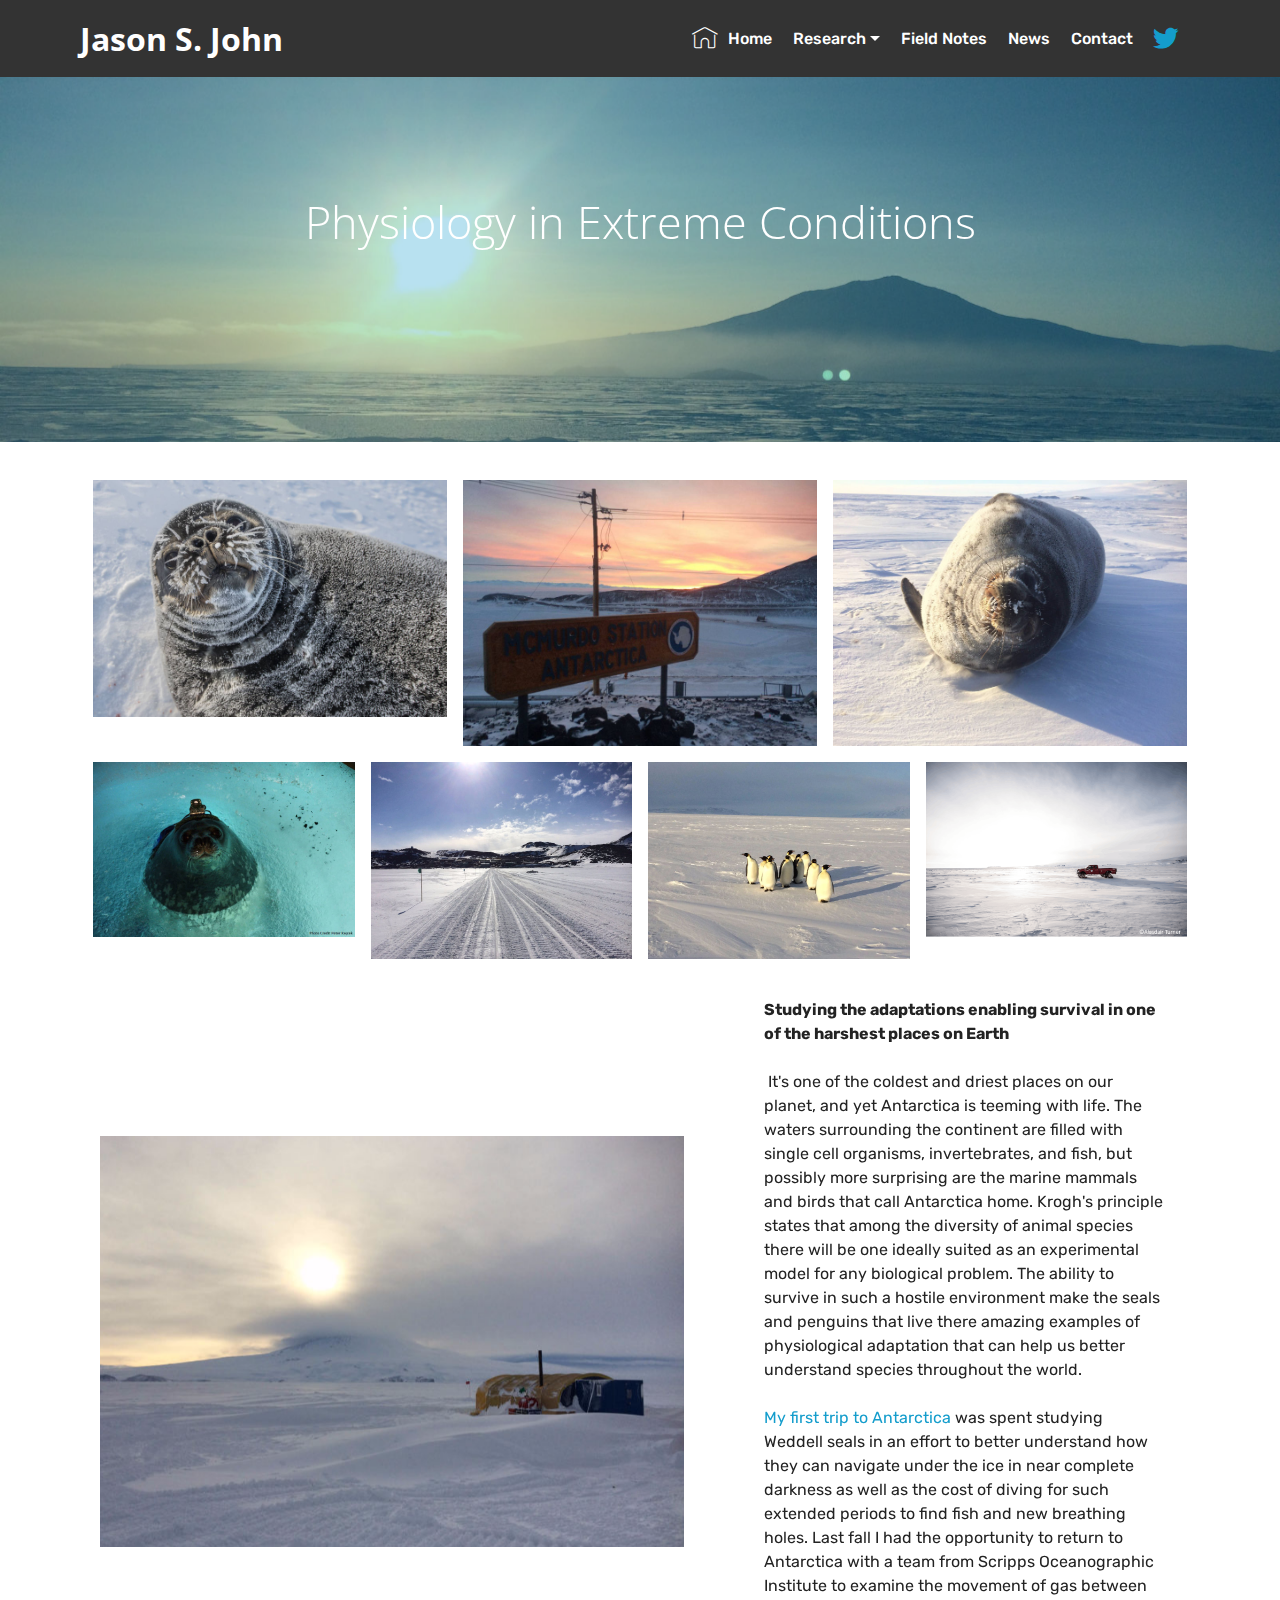
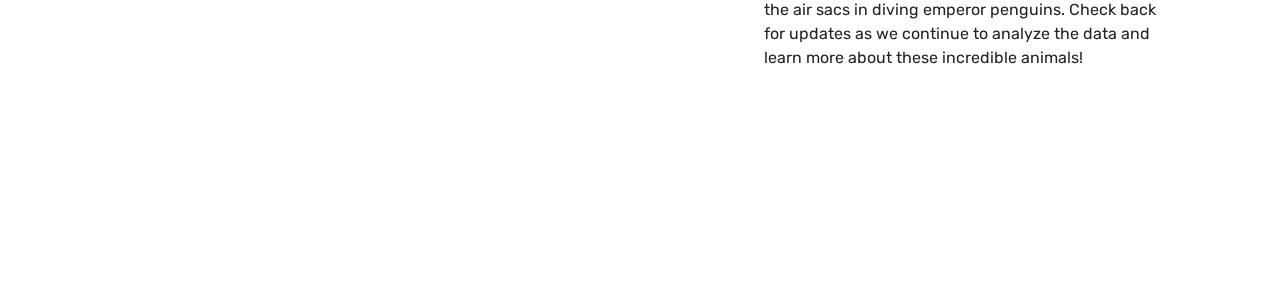
<file: antarctica.html>
<!DOCTYPE html>
<html  >
<head>
  <!-- Site made with Mobirise Website Builder v4.10.8, https://mobirise.com -->
  <meta charset="UTF-8">
  <meta http-equiv="X-UA-Compatible" content="IE=edge">
  <meta name="generator" content="Mobirise v4.10.8, mobirise.com">
  <meta name="viewport" content="width=device-width, initial-scale=1, minimum-scale=1">
  <link rel="shortcut icon" href="assets/images/img-2784-128x96.png" type="image/x-icon">
  <meta name="description" content="Web Generator Description">
  
  <title>Physiology at extremes</title>
  <link rel="stylesheet" href="assets/web/assets/mobirise-icons/mobirise-icons.css">
  <link rel="stylesheet" href="assets/tether/tether.min.css">
  <link rel="stylesheet" href="assets/bootstrap/css/bootstrap.min.css">
  <link rel="stylesheet" href="assets/bootstrap/css/bootstrap-grid.min.css">
  <link rel="stylesheet" href="assets/bootstrap/css/bootstrap-reboot.min.css">
  <link rel="stylesheet" href="assets/dropdown/css/style.css">
  <link rel="stylesheet" href="assets/socicon/css/styles.css">
  <link rel="stylesheet" href="assets/theme/css/style.css">
  <link rel="stylesheet" href="assets/gallery/style.css">
  <link rel="stylesheet" href="assets/mobirise/css/mbr-additional.css" type="text/css">
  
  
  
</head>
<body>
  <section class="menu cid-rqurutUt0K" once="menu" id="menu1-w">

    

    <nav class="navbar navbar-expand beta-menu navbar-dropdown align-items-center navbar-fixed-top navbar-toggleable-sm">
        <button class="navbar-toggler navbar-toggler-right" type="button" data-toggle="collapse" data-target="#navbarSupportedContent" aria-controls="navbarSupportedContent" aria-expanded="false" aria-label="Toggle navigation">
            <div class="hamburger">
                <span></span>
                <span></span>
                <span></span>
                <span></span>
            </div>
        </button>
        <div class="menu-logo">
            <div class="navbar-brand">
                
                <span class="navbar-caption-wrap"><a class="navbar-caption text-white display-5" href="index.html">Jason S. John</a></span>
            </div>
        </div>
        <div class="collapse navbar-collapse" id="navbarSupportedContent">
            <ul class="navbar-nav nav-dropdown nav-right" data-app-modern-menu="true"><li class="nav-item">
                    <a class="nav-link link text-white display-4" href="index.html">
                        <span class="mbri-home mbr-iconfont mbr-iconfont-btn"></span>
                        Home</a>
                </li>
                <li class="nav-item dropdown">
                    <a class="nav-link link text-white dropdown-toggle display-4" href="research.html" data-toggle="dropdown-submenu" aria-expanded="true">Research</a><div class="dropdown-menu"><a class="text-white dropdown-item display-4" href="manatee.html" aria-expanded="false">West Indian manatees</a><a class="text-white dropdown-item display-4" href="beluga.html" aria-expanded="false">Beluga whales</a><a class="text-white dropdown-item display-4" href="acceleration.html">Acceleration and energetics</a><a class="text-white dropdown-item display-4" href="antarctica.html" aria-expanded="false">Physiology at extremes</a></div>
                </li><li class="nav-item"><a class="nav-link link text-white display-4" href="fieldnotes.html">Field Notes</a></li><li class="nav-item"><a class="nav-link link text-white display-4" href="news.html">News</a></li><li class="nav-item"><a class="nav-link link text-white display-4" href="contact.html">Contact</a></li><li class="nav-item"><a class="nav-link link text-white display-4" href="https://twitter.com/Jason_S_John" target="_blank"><span class="socicon socicon-twitter mbr-iconfont mbr-iconfont-btn" style="color: rgb(20, 157, 204);"></span></a></li></ul>
            
        </div>
    </nav>
</section>

<section class="engine"><a href="https://mobirise.info/v">html templates</a></section><section class="header1 cid-rtphMKaGql mbr-parallax-background" id="header1-17">

    

    <div class="mbr-overlay" style="opacity: 0.3; background-color: rgb(20, 157, 204);">
    </div>

    <div class="container">
        <div class="row justify-content-md-center">
            <div class="mbr-white col-md-10">
                
                <h3 class="mbr-section-subtitle align-center mbr-light pb-3 mbr-fonts-style display-2">
                    <br>Physiology in Extreme Conditions</h3>
                <p class="mbr-text align-center pb-3 mbr-fonts-style display-5"></p>
                
            </div>
        </div>
    </div>

</section>

<section class="mbr-gallery mbr-slider-carousel cid-rtpz1gEXrn" id="gallery4-1i">

    

    <div class="container">
        <div><!-- Gallery --><div class="gallery-row"><div class="mbr-gallery-layout-default"><div><div class="row-first row justify-content-center m-0"><div class="mbr-gallery-item col-lg-4 col-md-4 col-sm-12 p-2" data-video-url="false"><div href="#lb-gallery4-1i" data-slide-to="0" data-toggle="modal"><img src="assets/images/full-3468-2000x1335-800x534.jpg" alt="" title=""><span class="icon-focus"></span></div></div><div class="mbr-gallery-item col-lg-4 col-md-4 col-sm-12 p-2" data-video-url="false"><div href="#lb-gallery4-1i" data-slide-to="1" data-toggle="modal"><img src="assets/images/img-5242-e1472955083139-1024x768-800x600.jpg" alt="" title=""><span class="icon-focus"></span></div></div><div class="mbr-gallery-item col-lg-4 col-md-4 col-sm-12 p-2" data-video-url="false"><div href="#lb-gallery4-1i" data-slide-to="2" data-toggle="modal"><img src="assets/images/img-5452-2000x1500-800x601.jpg" alt="" title=""><span class="icon-focus"></span></div></div></div><div class="row-second row justify-content-center m-0"><div class="mbr-gallery-item col-lg-3 col-md-6 col-sm-12 p-2" data-video-url="false"><div href="#lb-gallery4-1i" data-slide-to="3" data-toggle="modal"><img src="assets/images/seal-hole-vdr-photo-credit-peter-rejcek-1000x667-800x534.jpg" alt="" title="Photo Credit: Peter Rejcek"><span class="icon-focus"></span></div></div><div class="mbr-gallery-item col-lg-3 col-md-6 col-sm-12 p-2" data-video-url="false"><div href="#lb-gallery4-1i" data-slide-to="4" data-toggle="modal"><img src="assets/images/img-5867-2000x1500-800x601.jpg" alt="" title=""><span class="icon-focus"></span></div></div><div class="mbr-gallery-item col-lg-3 col-md-6 col-sm-12 p-2" data-video-url="false"><div href="#lb-gallery4-1i" data-slide-to="5" data-toggle="modal"><img src="assets/images/img-3065-2000x1500-800x601.jpg" alt="" title=""><span class="icon-focus"></span></div></div><div class="mbr-gallery-item col-lg-3 col-md-6 col-sm-12 p-2" data-video-url="false"><div href="#lb-gallery4-1i" data-slide-to="6" data-toggle="modal"><img src="assets/images/picture4-1650x1116-800x541.png" alt="" title=""><span class="icon-focus"></span></div></div></div></div><div class="clearfix"></div></div></div><!-- Lightbox --><div data-app-prevent-settings="" class="mbr-slider modal fade carousel slide" tabindex="-1" data-keyboard="true" data-interval="false" id="lb-gallery4-1i"><div class="modal-dialog"><div class="modal-content"><div class="modal-body"><div class="carousel-inner"><div class="carousel-item"><img src="assets/images/full-3468-2000x1335.jpg" alt="" title=""></div><div class="carousel-item"><img src="assets/images/img-5242-e1472955083139-1024x768.jpg" alt="" title=""></div><div class="carousel-item"><img src="assets/images/img-5452-2000x1500.jpg" alt="" title=""></div><div class="carousel-item"><img src="assets/images/seal-hole-vdr-photo-credit-peter-rejcek-1000x667.jpg" alt="" title="Photo Credit: Peter Rejcek"></div><div class="carousel-item"><img src="assets/images/img-5867-2000x1500.jpg" alt="" title=""></div><div class="carousel-item"><img src="assets/images/img-3065-2000x1500.jpg" alt="" title=""></div><div class="carousel-item active"><img src="assets/images/picture4-1650x1116.png" alt="" title=""></div></div><a class="carousel-control carousel-control-prev" role="button" data-slide="prev" href="#lb-gallery4-1i"><span class="mbri-left mbr-iconfont" aria-hidden="true"></span><span class="sr-only">Previous</span></a><a class="carousel-control carousel-control-next" role="button" data-slide="next" href="#lb-gallery4-1i"><span class="mbri-right mbr-iconfont" aria-hidden="true"></span><span class="sr-only">Next</span></a><a class="close" href="#" role="button" data-dismiss="modal"><span class="sr-only">Close</span></a></div></div></div></div></div>
    </div>

</section>

<section class="features11 cid-rtphWcXz3E" id="features11-18">

    

    

    <div class="container">   
        <div class="col-md-12">
            <div class="media-container-row">
                <div class="mbr-figure m-auto" style="width: 60%;">
                    <img src="assets/images/img-3092-800x601.jpg" alt="Mobirise" title="">
                </div>
                <div class=" align-left aside-content">
                    
                    <div class="mbr-section-text">
                        
                    </div>

                    <div class="block-content">
                        <div class="card p-3 pr-3">
                            <div class="media">
                                     
                                <div class="media-body">
                                    
                                </div>
                            </div>                

                            <div class="card-box">
                                <p class="block-text mbr-fonts-style display-7"><strong>
                                   Studying the adaptations enabling survival in one of the harshest places on Earth</strong><br><strong><br></strong>&nbsp;It's one of the coldest and driest places on our planet, and yet Antarctica is teeming with life. The waters surrounding the continent are filled with single cell organisms, invertebrates, and fish, but possibly more surprising are the marine mammals and birds that call Antarctica home.<a href="https://williams.eeb.ucsc.edu/field-notes/antarctica-2016-weddell-seal-navigation/" target="_blank"> </a>Krogh's principle states that among the diversity of animal species there will be one ideally suited as an experimental model for any biological problem. The ability to survive in such a hostile environment make the seals and penguins that live there amazing examples of physiological adaptation that can help us better understand species throughout the world.<br><br><a href="https://williams.eeb.ucsc.edu/field-notes/antarctica-2016-weddell-seal-navigation/" target="_blank">My first trip to Antarctica</a> was spent studying Weddell seals in an effort to better understand how they can navigate under the ice in near complete darkness as well as the cost of diving for such extended periods to find fish and new breathing holes. Last fall I had the opportunity to return to Antarctica with a team from Scripps Oceanographic Institute to examine the movement of gas between the air sacs in diving emperor penguins. Check back for updates as we continue to analyze the data and learn more about these incredible animals!</p>
                            </div>
                        </div>

                        
                    </div>
                </div>
            </div>
        </div> 
    </div>          
</section>

<section once="footers" class="cid-s9mBSpepkg" id="footer6-21">

    

    

    <div class="container">
        <div class="media-container-row align-center mbr-white">
            <div class="col-12">
                <p class="mbr-text mb-0 mbr-fonts-style display-7"></p>
            </div>
        </div>
    </div>
</section>


  <script src="assets/web/assets/jquery/jquery.min.js"></script>
  <script src="assets/popper/popper.min.js"></script>
  <script src="assets/tether/tether.min.js"></script>
  <script src="assets/bootstrap/js/bootstrap.min.js"></script>
  <script src="assets/smoothscroll/smooth-scroll.js"></script>
  <script src="assets/dropdown/js/nav-dropdown.js"></script>
  <script src="assets/dropdown/js/navbar-dropdown.js"></script>
  <script src="assets/touchswipe/jquery.touch-swipe.min.js"></script>
  <script src="assets/masonry/masonry.pkgd.min.js"></script>
  <script src="assets/imagesloaded/imagesloaded.pkgd.min.js"></script>
  <script src="assets/bootstrapcarouselswipe/bootstrap-carousel-swipe.js"></script>
  <script src="assets/vimeoplayer/jquery.mb.vimeo_player.js"></script>
  <script src="assets/parallax/jarallax.min.js"></script>
  <script src="assets/theme/js/script.js"></script>
  <script src="assets/gallery/player.min.js"></script>
  <script src="assets/gallery/script.js"></script>
  <script src="assets/slidervideo/script.js"></script>
  
  
</body>
</html>
</file>
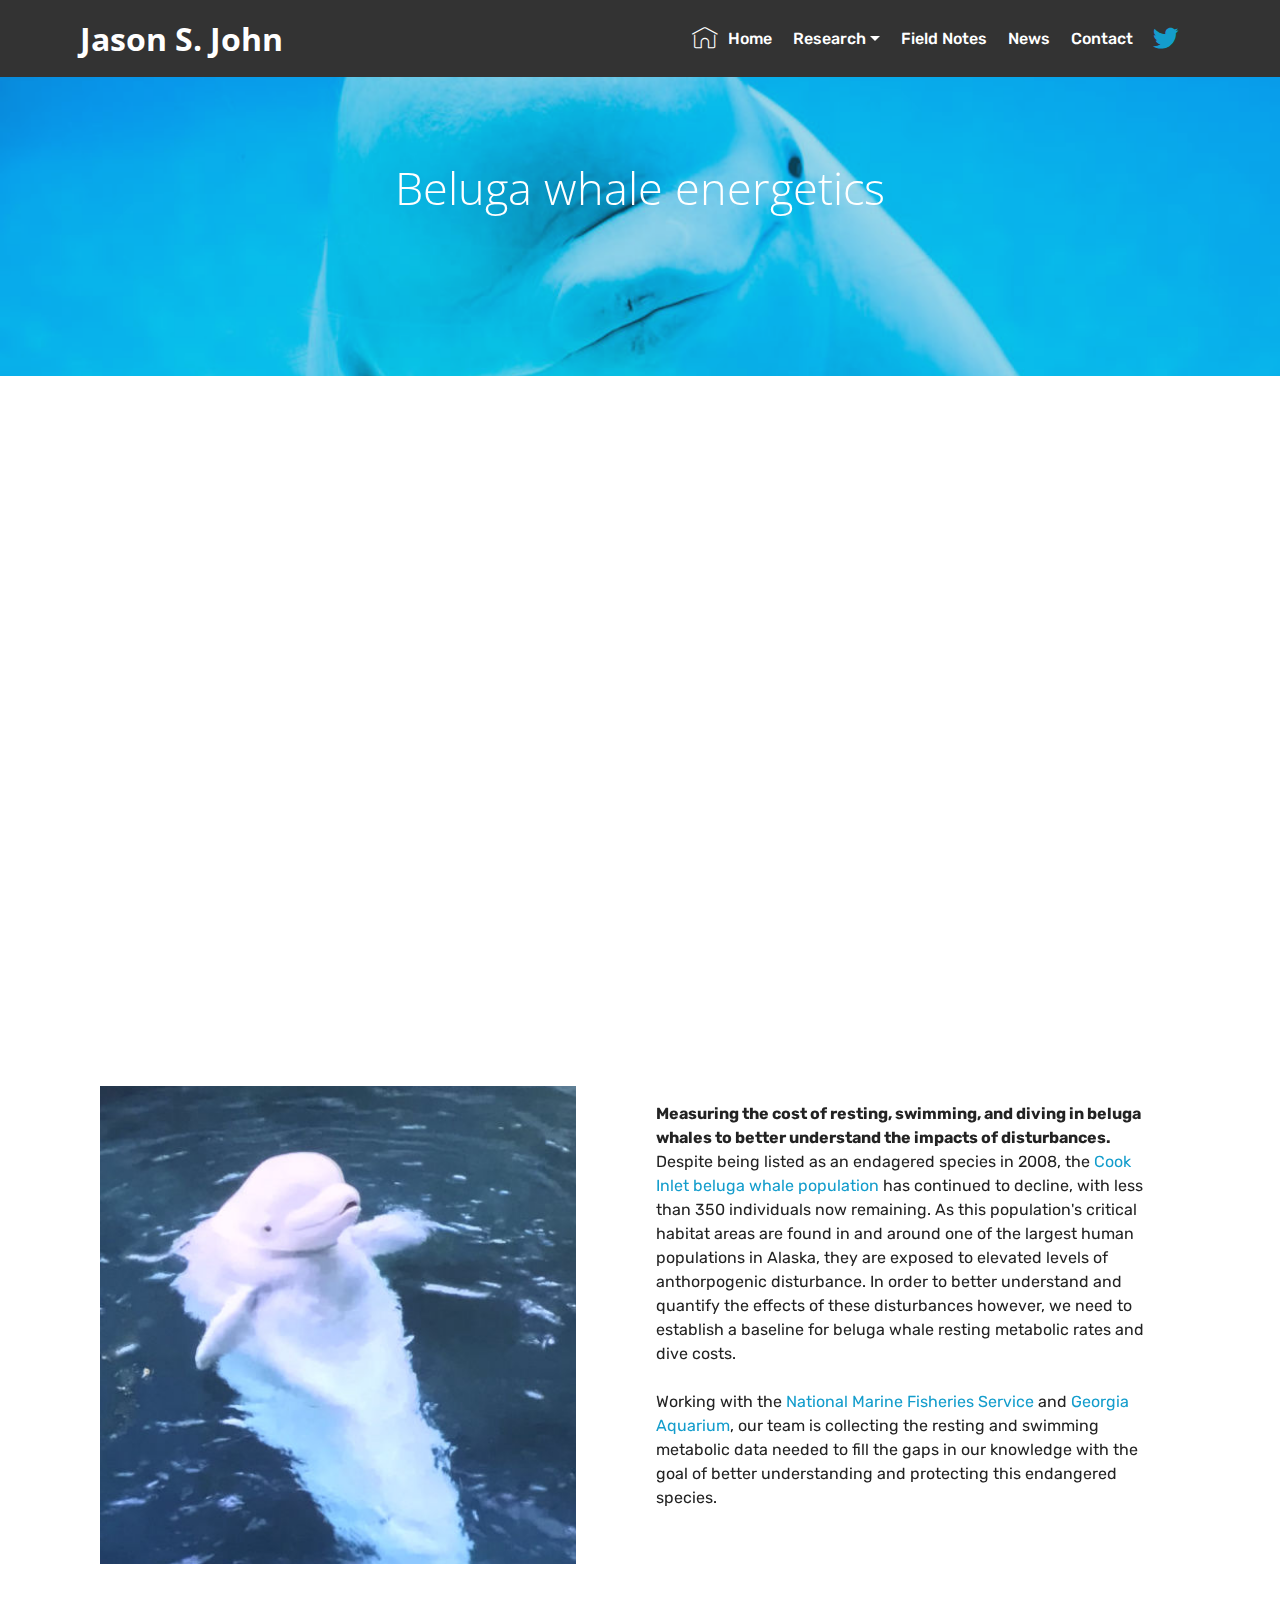
<file: beluga.html>
<!DOCTYPE html>
<html  >
<head>
  <!-- Site made with Mobirise Website Builder v4.10.8, https://mobirise.com -->
  <meta charset="UTF-8">
  <meta http-equiv="X-UA-Compatible" content="IE=edge">
  <meta name="generator" content="Mobirise v4.10.8, mobirise.com">
  <meta name="viewport" content="width=device-width, initial-scale=1, minimum-scale=1">
  <link rel="shortcut icon" href="assets/images/img-2784-128x96.png" type="image/x-icon">
  <meta name="description" content="">
  
  <title>Beluga Whales</title>
  <link rel="stylesheet" href="assets/web/assets/mobirise-icons/mobirise-icons.css">
  <link rel="stylesheet" href="assets/tether/tether.min.css">
  <link rel="stylesheet" href="assets/bootstrap/css/bootstrap.min.css">
  <link rel="stylesheet" href="assets/bootstrap/css/bootstrap-grid.min.css">
  <link rel="stylesheet" href="assets/bootstrap/css/bootstrap-reboot.min.css">
  <link rel="stylesheet" href="assets/socicon/css/styles.css">
  <link rel="stylesheet" href="assets/dropdown/css/style.css">
  <link rel="stylesheet" href="assets/theme/css/style.css">
  <link rel="stylesheet" href="assets/mobirise/css/mbr-additional.css" type="text/css">
  
  
  
</head>
<body>
  <section class="menu cid-rqurutUt0K" once="menu" id="menu1-e">

    

    <nav class="navbar navbar-expand beta-menu navbar-dropdown align-items-center navbar-fixed-top navbar-toggleable-sm">
        <button class="navbar-toggler navbar-toggler-right" type="button" data-toggle="collapse" data-target="#navbarSupportedContent" aria-controls="navbarSupportedContent" aria-expanded="false" aria-label="Toggle navigation">
            <div class="hamburger">
                <span></span>
                <span></span>
                <span></span>
                <span></span>
            </div>
        </button>
        <div class="menu-logo">
            <div class="navbar-brand">
                
                <span class="navbar-caption-wrap"><a class="navbar-caption text-white display-5" href="index.html">Jason S. John</a></span>
            </div>
        </div>
        <div class="collapse navbar-collapse" id="navbarSupportedContent">
            <ul class="navbar-nav nav-dropdown nav-right" data-app-modern-menu="true"><li class="nav-item">
                    <a class="nav-link link text-white display-4" href="index.html">
                        <span class="mbri-home mbr-iconfont mbr-iconfont-btn"></span>
                        Home</a>
                </li>
                <li class="nav-item dropdown open">
                    <a class="nav-link link text-white dropdown-toggle display-4" href="research.html" data-toggle="dropdown-submenu" aria-expanded="true">Research</a><div class="dropdown-menu"><a class="text-white dropdown-item display-4" href="manatee.html" aria-expanded="false">West Indian manatees</a><a class="text-white dropdown-item display-4" href="beluga.html" aria-expanded="false">Beluga whales</a><a class="text-white dropdown-item display-4" href="acceleration.html">Acceleration and energetics</a><a class="text-white dropdown-item display-4" href="antarctica.html" aria-expanded="false">Physiology at extremes</a></div>
                </li><li class="nav-item"><a class="nav-link link text-white display-4" href="fieldnotes.html">Field Notes</a></li><li class="nav-item"><a class="nav-link link text-white display-4" href="news.html">News</a></li><li class="nav-item"><a class="nav-link link text-white display-4" href="contact.html">Contact</a></li><li class="nav-item"><a class="nav-link link text-white display-4" href="https://twitter.com/Jason_S_John" target="_blank"><span class="socicon socicon-twitter mbr-iconfont mbr-iconfont-btn" style="color: rgb(20, 157, 204);"></span></a></li></ul>
            
        </div>
    </nav>
</section>

<section class="engine"><a href="https://mobirise.info/u">bootstrap html templates</a></section><section class="header1 cid-rtpfS69w3X mbr-parallax-background" id="header1-13">

    

    <div class="mbr-overlay" style="opacity: 0.4; background-color: rgb(20, 157, 204);">
    </div>

    <div class="container">
        <div class="row justify-content-md-center">
            <div class="mbr-white col-md-10">
                <h1 class="mbr-section-title align-center mbr-bold pb-3 mbr-fonts-style display-2"></h1>
                <h3 class="mbr-section-subtitle align-center mbr-light pb-3 mbr-fonts-style display-2">Beluga whale energetics</h3>
                
                
            </div>
        </div>
    </div>

</section>

<section class="cid-rPtwpFcyHu" id="video3-1z">

    
    
    <figure class="mbr-figure align-center container">
        <div class="video-block" style="width: 80%;">
            <div><iframe class="mbr-embedded-video" src="https://www.youtube.com/embed/gbRPHqsMnAI?rel=0&amp;amp;showinfo=0&amp;autoplay=0&amp;loop=0" width="1280" height="720" frameborder="0" allowfullscreen></iframe></div>
        </div>
    </figure>
</section>

<section class="features11 cid-rtpfTVVNIw" id="features11-14">

    

    

    <div class="container">   
        <div class="col-md-12">
            <div class="media-container-row">
                <div class="mbr-figure m-auto" style="width: 50%;">
                    <img src="assets/images/img-9750-952x508.jpg" alt="Mobirise" title="">
                </div>
                <div class=" align-left aside-content">
                    
                    <div class="mbr-section-text">
                        
                    </div>

                    <div class="block-content">
                        <div class="card p-3 pr-3">
                            <div class="media">
                                     
                                <div class="media-body">
                                    
                                </div>
                            </div>                

                            <div class="card-box">
                                <p class="block-text mbr-fonts-style display-7"><strong>
                                   Measuring the cost of resting, swimming, and diving in beluga whales to better understand the impacts of disturbances.</strong>&nbsp;<br>Despite being listed as an endagered species in 2008, the <a href="https://www.fisheries.noaa.gov/video/species-spotlight-cook-inlet-beluga-whale" target="_blank">Cook Inlet beluga whale population</a> has continued to decline, with less than 350 individuals now remaining. As this population's critical habitat areas are found in and around one of the largest human populations in Alaska, they are exposed to elevated levels of anthorpogenic disturbance. In order to better understand and quantify the effects of these disturbances however, we need to establish a baseline for beluga whale resting metabolic rates and dive costs.&nbsp;<br><br>Working with the <a href="https://www.fisheries.noaa.gov/video/species-spotlight-cook-inlet-beluga-whale" target="_blank">National Marine Fisheries Service</a> and&nbsp;<a href="https://georgiaaquarium.org" target="_blank">Georgia Aquarium</a>, our team is collecting the resting and swimming metabolic data needed to fill the gaps in our knowledge with the goal of better understanding and protecting this endangered species.</p>
                            </div>
                        </div>

                        
                    </div>
                </div>
            </div>
        </div> 
    </div>          
</section>

<section once="footers" class="cid-s9mBSpepkg" id="footer6-21">

    

    

    <div class="container">
        <div class="media-container-row align-center mbr-white">
            <div class="col-12">
                <p class="mbr-text mb-0 mbr-fonts-style display-7"></p>
            </div>
        </div>
    </div>
</section>


  <script src="assets/web/assets/jquery/jquery.min.js"></script>
  <script src="assets/popper/popper.min.js"></script>
  <script src="assets/tether/tether.min.js"></script>
  <script src="assets/bootstrap/js/bootstrap.min.js"></script>
  <script src="assets/dropdown/js/nav-dropdown.js"></script>
  <script src="assets/dropdown/js/navbar-dropdown.js"></script>
  <script src="assets/touchswipe/jquery.touch-swipe.min.js"></script>
  <script src="assets/parallax/jarallax.min.js"></script>
  <script src="assets/smoothscroll/smooth-scroll.js"></script>
  <script src="assets/theme/js/script.js"></script>
  
  
</body>
</html>
</file>
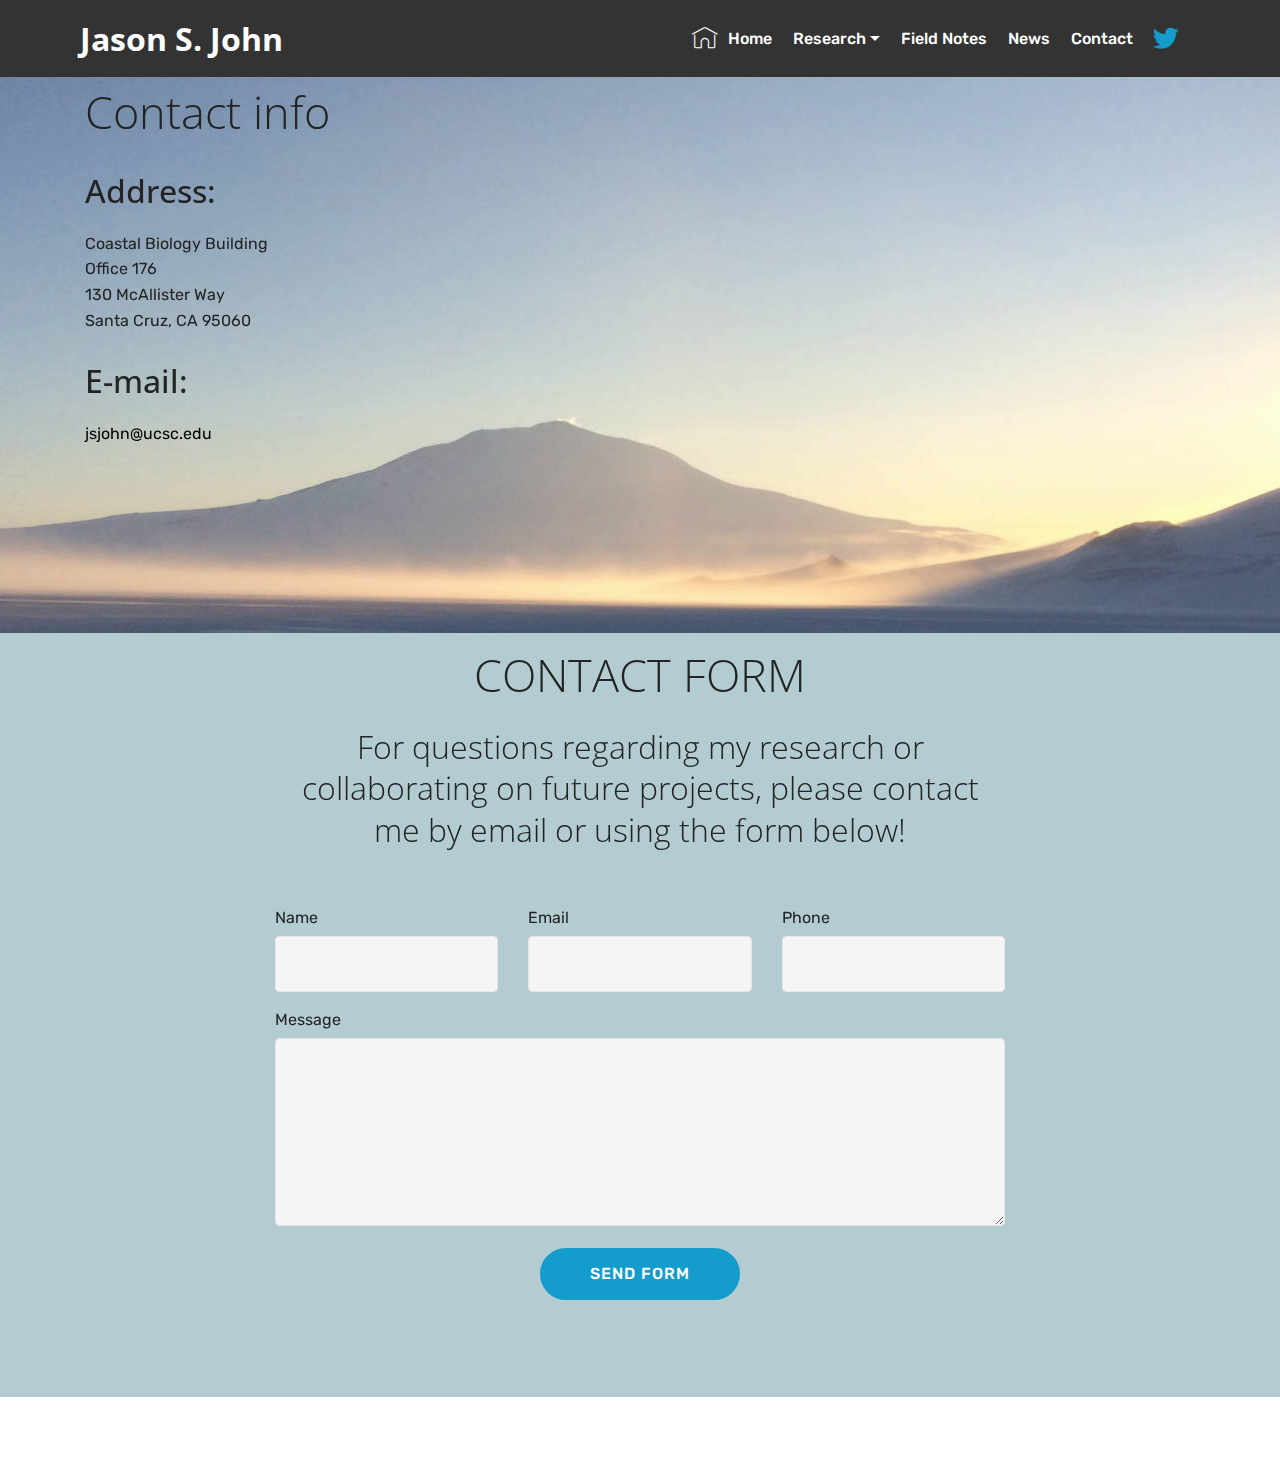
<file: contact.html>
<!DOCTYPE html>
<html  >
<head>
  <!-- Site made with Mobirise Website Builder v4.10.8, https://mobirise.com -->
  <meta charset="UTF-8">
  <meta http-equiv="X-UA-Compatible" content="IE=edge">
  <meta name="generator" content="Mobirise v4.10.8, mobirise.com">
  <meta name="viewport" content="width=device-width, initial-scale=1, minimum-scale=1">
  <link rel="shortcut icon" href="assets/images/img-2784-128x96.png" type="image/x-icon">
  <meta name="description" content="Website Creator Description">
  
  <title>Contact</title>
  <link rel="stylesheet" href="assets/web/assets/mobirise-icons/mobirise-icons.css">
  <link rel="stylesheet" href="assets/tether/tether.min.css">
  <link rel="stylesheet" href="assets/bootstrap/css/bootstrap.min.css">
  <link rel="stylesheet" href="assets/bootstrap/css/bootstrap-grid.min.css">
  <link rel="stylesheet" href="assets/bootstrap/css/bootstrap-reboot.min.css">
  <link rel="stylesheet" href="assets/dropdown/css/style.css">
  <link rel="stylesheet" href="assets/socicon/css/styles.css">
  <link rel="stylesheet" href="assets/theme/css/style.css">
  <link rel="stylesheet" href="assets/mobirise/css/mbr-additional.css" type="text/css">
  
  
  
</head>
<body>
  <section class="menu cid-rqurutUt0K" once="menu" id="menu1-x">

    

    <nav class="navbar navbar-expand beta-menu navbar-dropdown align-items-center navbar-fixed-top navbar-toggleable-sm">
        <button class="navbar-toggler navbar-toggler-right" type="button" data-toggle="collapse" data-target="#navbarSupportedContent" aria-controls="navbarSupportedContent" aria-expanded="false" aria-label="Toggle navigation">
            <div class="hamburger">
                <span></span>
                <span></span>
                <span></span>
                <span></span>
            </div>
        </button>
        <div class="menu-logo">
            <div class="navbar-brand">
                
                <span class="navbar-caption-wrap"><a class="navbar-caption text-white display-5" href="index.html">Jason S. John</a></span>
            </div>
        </div>
        <div class="collapse navbar-collapse" id="navbarSupportedContent">
            <ul class="navbar-nav nav-dropdown nav-right" data-app-modern-menu="true"><li class="nav-item">
                    <a class="nav-link link text-white display-4" href="index.html">
                        <span class="mbri-home mbr-iconfont mbr-iconfont-btn"></span>
                        Home</a>
                </li>
                <li class="nav-item dropdown">
                    <a class="nav-link link text-white dropdown-toggle display-4" href="research.html" data-toggle="dropdown-submenu" aria-expanded="true">Research</a><div class="dropdown-menu"><a class="text-white dropdown-item display-4" href="manatee.html" aria-expanded="false">West Indian manatees</a><a class="text-white dropdown-item display-4" href="beluga.html" aria-expanded="false">Beluga whales</a><a class="text-white dropdown-item display-4" href="acceleration.html">Acceleration and energetics</a><a class="text-white dropdown-item display-4" href="antarctica.html" aria-expanded="false">Physiology at extremes</a></div>
                </li><li class="nav-item"><a class="nav-link link text-white display-4" href="fieldnotes.html">Field Notes</a></li><li class="nav-item"><a class="nav-link link text-white display-4" href="news.html">News</a></li><li class="nav-item"><a class="nav-link link text-white display-4" href="contact.html">Contact</a></li><li class="nav-item"><a class="nav-link link text-white display-4" href="https://twitter.com/Jason_S_John" target="_blank"><span class="socicon socicon-twitter mbr-iconfont mbr-iconfont-btn" style="color: rgb(20, 157, 204);"></span></a></li></ul>
            
        </div>
    </nav>
</section>

<section class="engine"><a href="https://mobirise.info/e">make a site for free</a></section><section class="mbr-section contacts1 cid-rtp9adN5Xn mbr-parallax-background" id="contacts1-y">
    <!---->
    
    <!---->
    <!--Overlay-->
    <div class="mbr-overlay" style="opacity: 0.1; background-color: rgb(239, 239, 239);">
    </div>
    <!--Container-->
    <div class="container">
        <div class="row">
            <!--Titles-->
            <div class="title col-12">
                <h2 class="align-left mbr-fonts-style display-2">Contact info</h2>
                
            </div>
            <!--Left-->
            <div class="col-12 col-md-6">
                <div class="left-block wrapper">
                    <div class="b b-adress">
                        <h5 class="align-left mbr-fonts-style m-0 display-5">
                            Address:
                        </h5>
                        <p class="mbr-text align-left mbr-fonts-style display-7">Coastal Biology Building<br>Office 176<br>130 McAllister Way<br>Santa Cruz, CA 95060</p>
                    </div>
                    
                    <div class="b b-mail">
                        <h5 class="align-left mbr-fonts-style m-0 display-5">
                            E-mail:
                        </h5>
                        <p class="mbr-text align-left mbr-fonts-style display-7"><a href="mailto:jsjohn@ucsc.edu" class="text-black">
                            jsjohn@ucsc.edu</a></p>
                    </div>
                </div>
            </div>
            <!--Right-->
            <div class="col-12 col-md-6">
                <div class="google-map"><iframe frameborder="0" style="border:0" src="https://www.google.com/maps/embed/v1/place?key=AIzaSyAEIpgj38KyLFELm2bK9Y7krBkz1K-cMq8&amp;q=place_id:ChIJk4l9aQxqjoARqoTPiAVsTfc" allowfullscreen=""></iframe></div>
            </div>
        </div>
    </div>
</section>

<section class="mbr-section form1 cid-rtp9cgwxyW" id="form1-z">

    

    
    <div class="container">
        <div class="row justify-content-center">
            <div class="title col-12 col-lg-8">
                <h2 class="mbr-section-title align-center pb-3 mbr-fonts-style display-2">
                    CONTACT FORM
                </h2>
                <h3 class="mbr-section-subtitle align-center mbr-light pb-3 mbr-fonts-style display-5">For questions regarding my research or collaborating on future projects, please contact me by email or using the form below!</h3>
            </div>
        </div>
    </div>
    <div class="container">
        <div class="row justify-content-center">
            <div class="media-container-column col-lg-8" data-form-type="formoid">
                <!---Formbuilder Form--->
                <form action="https://mobirise.com/" method="POST" class="mbr-form form-with-styler" data-form-title="Mobirise Form"><input type="hidden" name="email" data-form-email="true" value="t0+bZt6R+m5oq0P48GK3zRbFU4mLBdc02WlVV1im5KgCl+I7qW1UAvJeLQfefWKQ2Er9DZ2t4e2BVyF/Q7jdfktgFo/iT83IvHYpxTzXGkqKNrj/Tb6MSjtv0Za3Oeee">
                    <div class="row">
                        <div hidden="hidden" data-form-alert="" class="alert alert-success col-12">Thanks for filling out the form!</div>
                        <div hidden="hidden" data-form-alert-danger="" class="alert alert-danger col-12">
                        </div>
                    </div>
                    <div class="dragArea row">
                        <div class="col-md-4  form-group" data-for="name">
                            <label for="name-form1-z" class="form-control-label mbr-fonts-style display-7">Name</label>
                            <input type="text" name="name" data-form-field="Name" required="required" class="form-control display-7" id="name-form1-z">
                        </div>
                        <div class="col-md-4  form-group" data-for="email">
                            <label for="email-form1-z" class="form-control-label mbr-fonts-style display-7">Email</label>
                            <input type="email" name="email" data-form-field="Email" required="required" class="form-control display-7" id="email-form1-z">
                        </div>
                        <div data-for="phone" class="col-md-4  form-group">
                            <label for="phone-form1-z" class="form-control-label mbr-fonts-style display-7">Phone</label>
                            <input type="tel" name="phone" data-form-field="Phone" class="form-control display-7" id="phone-form1-z">
                        </div>
                        <div data-for="message" class="col-md-12 form-group">
                            <label for="message-form1-z" class="form-control-label mbr-fonts-style display-7">Message</label>
                            <textarea name="message" data-form-field="Message" class="form-control display-7" id="message-form1-z"></textarea>
                        </div>
                        <div class="col-md-12 input-group-btn align-center"><button type="submit" class="btn btn-primary btn-form display-4">SEND FORM</button></div>
                    </div>
                </form><!---Formbuilder Form--->
            </div>
        </div>
    </div>
</section>

<section once="footers" class="cid-s9mBSpepkg" id="footer6-21">

    

    

    <div class="container">
        <div class="media-container-row align-center mbr-white">
            <div class="col-12">
                <p class="mbr-text mb-0 mbr-fonts-style display-7"></p>
            </div>
        </div>
    </div>
</section>


  <script src="assets/web/assets/jquery/jquery.min.js"></script>
  <script src="assets/popper/popper.min.js"></script>
  <script src="assets/tether/tether.min.js"></script>
  <script src="assets/bootstrap/js/bootstrap.min.js"></script>
  <script src="assets/smoothscroll/smooth-scroll.js"></script>
  <script src="assets/dropdown/js/nav-dropdown.js"></script>
  <script src="assets/dropdown/js/navbar-dropdown.js"></script>
  <script src="assets/touchswipe/jquery.touch-swipe.min.js"></script>
  <script src="assets/parallax/jarallax.min.js"></script>
  <script src="assets/theme/js/script.js"></script>
  <script src="assets/formoid/formoid.min.js"></script>
  
  
</body>
</html>
</file>
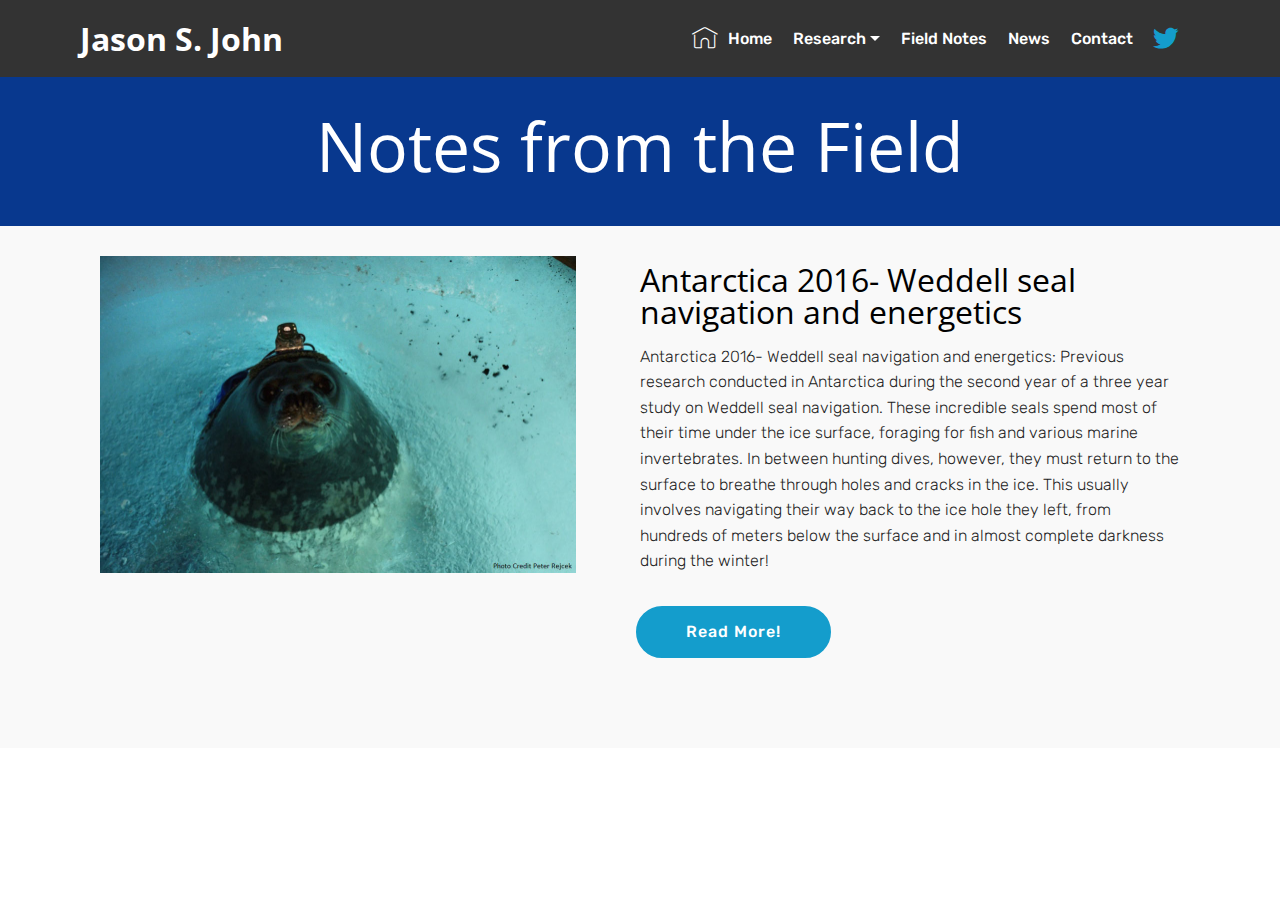
<file: fieldnotes.html>
<!DOCTYPE html>
<html  >
<head>
  <!-- Site made with Mobirise Website Builder v4.10.8, https://mobirise.com -->
  <meta charset="UTF-8">
  <meta http-equiv="X-UA-Compatible" content="IE=edge">
  <meta name="generator" content="Mobirise v4.10.8, mobirise.com">
  <meta name="viewport" content="width=device-width, initial-scale=1, minimum-scale=1">
  <link rel="shortcut icon" href="assets/images/img-2784-128x96.png" type="image/x-icon">
  <meta name="description" content="Website Creator Description">
  
  <title>Field Notes</title>
  <link rel="stylesheet" href="assets/web/assets/mobirise-icons/mobirise-icons.css">
  <link rel="stylesheet" href="assets/tether/tether.min.css">
  <link rel="stylesheet" href="assets/bootstrap/css/bootstrap.min.css">
  <link rel="stylesheet" href="assets/bootstrap/css/bootstrap-grid.min.css">
  <link rel="stylesheet" href="assets/bootstrap/css/bootstrap-reboot.min.css">
  <link rel="stylesheet" href="assets/dropdown/css/style.css">
  <link rel="stylesheet" href="assets/socicon/css/styles.css">
  <link rel="stylesheet" href="assets/theme/css/style.css">
  <link rel="stylesheet" href="assets/mobirise/css/mbr-additional.css" type="text/css">
  
  
  
</head>
<body>
  <section class="menu cid-rqurutUt0K" once="menu" id="menu1-s">

    

    <nav class="navbar navbar-expand beta-menu navbar-dropdown align-items-center navbar-fixed-top navbar-toggleable-sm">
        <button class="navbar-toggler navbar-toggler-right" type="button" data-toggle="collapse" data-target="#navbarSupportedContent" aria-controls="navbarSupportedContent" aria-expanded="false" aria-label="Toggle navigation">
            <div class="hamburger">
                <span></span>
                <span></span>
                <span></span>
                <span></span>
            </div>
        </button>
        <div class="menu-logo">
            <div class="navbar-brand">
                
                <span class="navbar-caption-wrap"><a class="navbar-caption text-white display-5" href="index.html">Jason S. John</a></span>
            </div>
        </div>
        <div class="collapse navbar-collapse" id="navbarSupportedContent">
            <ul class="navbar-nav nav-dropdown nav-right" data-app-modern-menu="true"><li class="nav-item">
                    <a class="nav-link link text-white display-4" href="index.html">
                        <span class="mbri-home mbr-iconfont mbr-iconfont-btn"></span>
                        Home</a>
                </li>
                <li class="nav-item dropdown">
                    <a class="nav-link link text-white dropdown-toggle display-4" href="research.html" data-toggle="dropdown-submenu" aria-expanded="true">Research</a><div class="dropdown-menu"><a class="text-white dropdown-item display-4" href="manatee.html" aria-expanded="false">West Indian manatees</a><a class="text-white dropdown-item display-4" href="beluga.html" aria-expanded="false">Beluga whales</a><a class="text-white dropdown-item display-4" href="acceleration.html">Acceleration and energetics</a><a class="text-white dropdown-item display-4" href="antarctica.html" aria-expanded="false">Physiology at extremes</a></div>
                </li><li class="nav-item"><a class="nav-link link text-white display-4" href="fieldnotes.html">Field Notes</a></li><li class="nav-item"><a class="nav-link link text-white display-4" href="news.html">News</a></li><li class="nav-item"><a class="nav-link link text-white display-4" href="contact.html">Contact</a></li><li class="nav-item"><a class="nav-link link text-white display-4" href="https://twitter.com/Jason_S_John" target="_blank"><span class="socicon socicon-twitter mbr-iconfont mbr-iconfont-btn" style="color: rgb(20, 157, 204);"></span></a></li></ul>
            
        </div>
    </nav>
</section>

<section class="engine"><a href="https://mobirise.info/l">free website templates</a></section><section class="header1 cid-rtpj8zWiMF" id="header16-1a">

    

    

    <div class="container">
        <div class="row justify-content-md-center">
            <div class="col-md-10 align-center">
                <h1 class="mbr-section-title mbr-bold pb-3 mbr-fonts-style display-1"><span style="font-weight: normal;">
                    Notes from the Field</span></h1>
                
                
                
            </div>
        </div>
    </div>

</section>

<section class="services2 cid-rtppLs1cnt" id="services2-1f">
    <!---->
    
    <!---->
    <!--Overlay-->
    
    <!--Container-->
    <div class="container">
        <div class="col-md-12">
            <div class="media-container-row">
                <div class="mbr-figure" style="width: 50%;">
                    <a href="https://williams.eeb.ucsc.edu/field-notes/antarctica-2016-weddell-seal-navigation/"><img src="assets/images/seal-hole-vdr-photo-credit-peter-rejcek-952x635.jpg" alt="Mobirise" title=""></a>
                </div>
                <div class="align-left aside-content">
                    <h2 class="mbr-title pt-2 mbr-fonts-style display-5"><a href="https://williams.eeb.ucsc.edu/field-notes/antarctica-2016-weddell-seal-navigation/" target="_blank" class="text-black">Antarctica 2016- Weddell seal navigation and energetics</a></h2>
                    <div class="mbr-section-text">
                        <p class="mbr-text text1 pt-2 mbr-light mbr-fonts-style display-7">Antarctica 2016- Weddell seal navigation and energetics: Previous research conducted in Antarctica during the second year of a three year study on Weddell seal navigation. These incredible seals spend most of their time under the ice surface, foraging for fish and various marine invertebrates. In between hunting dives, however, they must return to the surface to breathe through holes and cracks in the ice. This usually involves navigating their way back to the ice hole they left, from hundreds of meters below the surface and in almost complete darkness during the winter! &nbsp;<br></p>
                        
                    </div>
                    <!--Btn-->
                    <div class="mbr-section-btn pt-3 align-left"><a href="https://williams.eeb.ucsc.edu/field-notes/antarctica-2016-weddell-seal-navigation/" class="btn btn-primary display-4" target="_blank">
                            Read More!</a></div>
                </div>
            </div>
        </div>
    </div>
</section>

<section once="footers" class="cid-s9mBSpepkg" id="footer6-21">

    

    

    <div class="container">
        <div class="media-container-row align-center mbr-white">
            <div class="col-12">
                <p class="mbr-text mb-0 mbr-fonts-style display-7"></p>
            </div>
        </div>
    </div>
</section>


  <script src="assets/web/assets/jquery/jquery.min.js"></script>
  <script src="assets/popper/popper.min.js"></script>
  <script src="assets/tether/tether.min.js"></script>
  <script src="assets/bootstrap/js/bootstrap.min.js"></script>
  <script src="assets/smoothscroll/smooth-scroll.js"></script>
  <script src="assets/dropdown/js/nav-dropdown.js"></script>
  <script src="assets/dropdown/js/navbar-dropdown.js"></script>
  <script src="assets/touchswipe/jquery.touch-swipe.min.js"></script>
  <script src="assets/theme/js/script.js"></script>
  
  
</body>
</html>
</file>
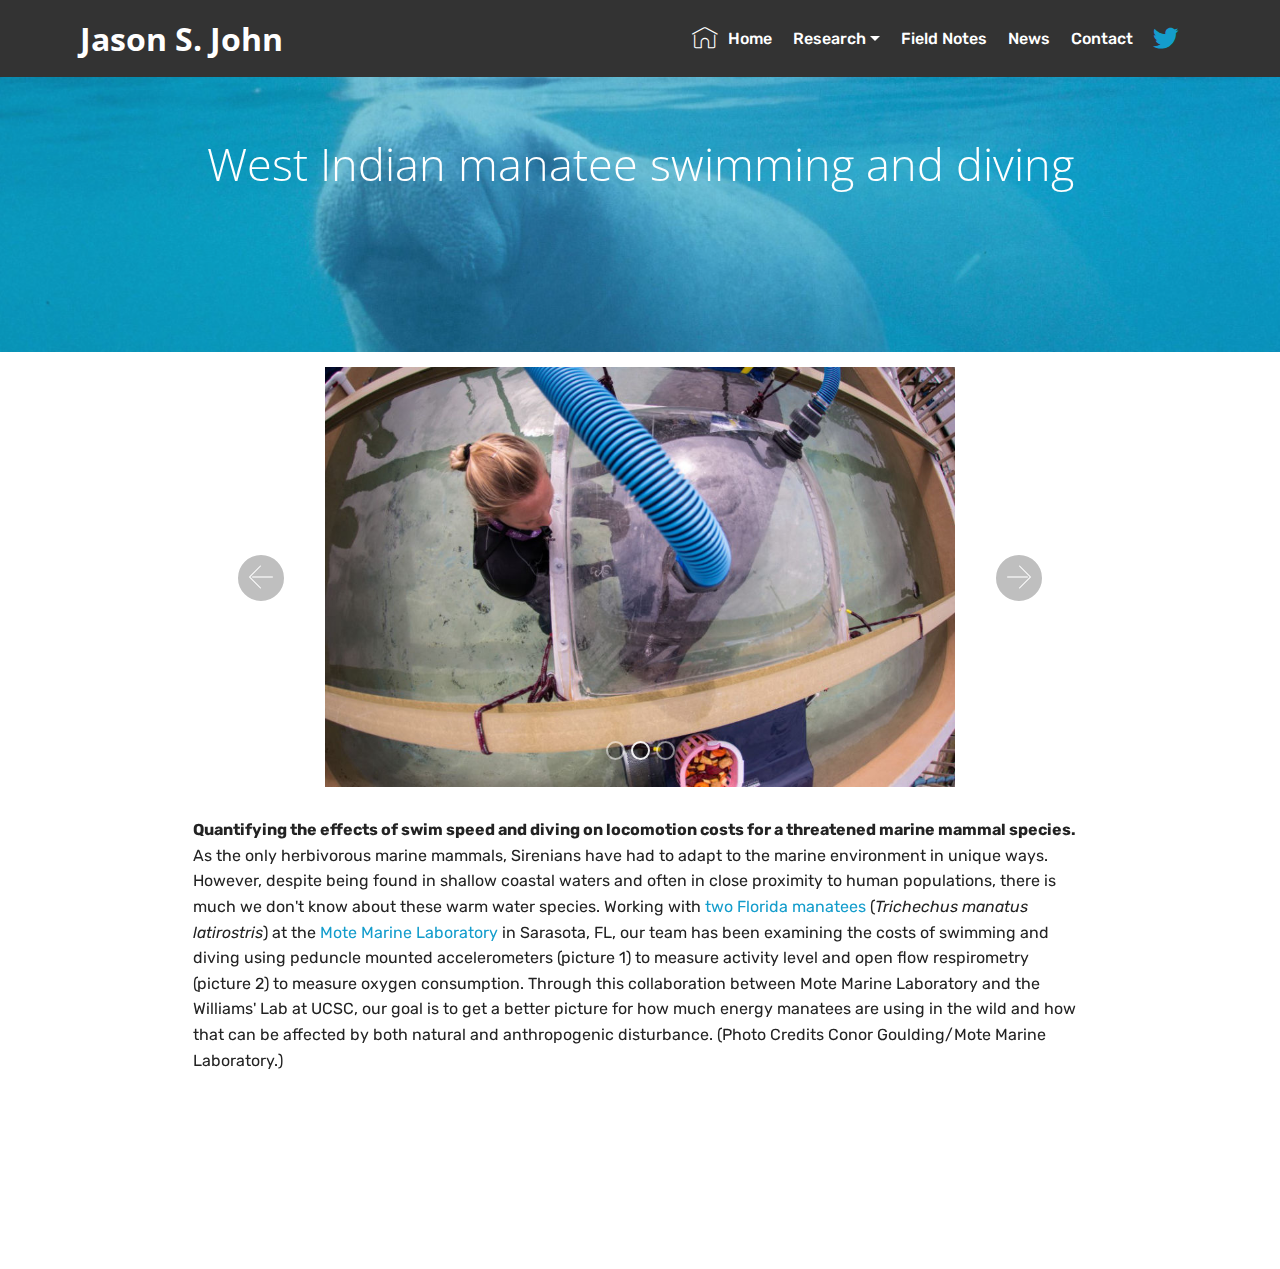
<file: manatee.html>
<!DOCTYPE html>
<html  >
<head>
  <!-- Site made with Mobirise Website Builder v4.10.8, https://mobirise.com -->
  <meta charset="UTF-8">
  <meta http-equiv="X-UA-Compatible" content="IE=edge">
  <meta name="generator" content="Mobirise v4.10.8, mobirise.com">
  <meta name="viewport" content="width=device-width, initial-scale=1, minimum-scale=1">
  <link rel="shortcut icon" href="assets/images/img-2784-128x96.png" type="image/x-icon">
  <meta name="description" content="">
  
  <title>West Indian Manatees</title>
  <link rel="stylesheet" href="assets/web/assets/mobirise-icons/mobirise-icons.css">
  <link rel="stylesheet" href="assets/tether/tether.min.css">
  <link rel="stylesheet" href="assets/bootstrap/css/bootstrap.min.css">
  <link rel="stylesheet" href="assets/bootstrap/css/bootstrap-grid.min.css">
  <link rel="stylesheet" href="assets/bootstrap/css/bootstrap-reboot.min.css">
  <link rel="stylesheet" href="assets/dropdown/css/style.css">
  <link rel="stylesheet" href="assets/socicon/css/styles.css">
  <link rel="stylesheet" href="assets/theme/css/style.css">
  <link rel="stylesheet" href="assets/mobirise/css/mbr-additional.css" type="text/css">
  
  
  
</head>
<body>
  <section class="menu cid-rqurutUt0K" once="menu" id="menu1-d">

    

    <nav class="navbar navbar-expand beta-menu navbar-dropdown align-items-center navbar-fixed-top navbar-toggleable-sm">
        <button class="navbar-toggler navbar-toggler-right" type="button" data-toggle="collapse" data-target="#navbarSupportedContent" aria-controls="navbarSupportedContent" aria-expanded="false" aria-label="Toggle navigation">
            <div class="hamburger">
                <span></span>
                <span></span>
                <span></span>
                <span></span>
            </div>
        </button>
        <div class="menu-logo">
            <div class="navbar-brand">
                
                <span class="navbar-caption-wrap"><a class="navbar-caption text-white display-5" href="index.html">Jason S. John</a></span>
            </div>
        </div>
        <div class="collapse navbar-collapse" id="navbarSupportedContent">
            <ul class="navbar-nav nav-dropdown nav-right" data-app-modern-menu="true"><li class="nav-item">
                    <a class="nav-link link text-white display-4" href="index.html">
                        <span class="mbri-home mbr-iconfont mbr-iconfont-btn"></span>
                        Home</a>
                </li>
                <li class="nav-item dropdown">
                    <a class="nav-link link text-white dropdown-toggle display-4" href="research.html" data-toggle="dropdown-submenu" aria-expanded="true">Research</a><div class="dropdown-menu"><a class="text-white dropdown-item display-4" href="manatee.html" aria-expanded="false">West Indian manatees</a><a class="text-white dropdown-item display-4" href="beluga.html" aria-expanded="false">Beluga whales</a><a class="text-white dropdown-item display-4" href="acceleration.html">Acceleration and energetics</a><a class="text-white dropdown-item display-4" href="antarctica.html" aria-expanded="false">Physiology at extremes</a></div>
                </li><li class="nav-item"><a class="nav-link link text-white display-4" href="fieldnotes.html">Field Notes</a></li><li class="nav-item"><a class="nav-link link text-white display-4" href="news.html">News</a></li><li class="nav-item"><a class="nav-link link text-white display-4" href="contact.html">Contact</a></li><li class="nav-item"><a class="nav-link link text-white display-4" href="https://twitter.com/Jason_S_John" target="_blank"><span class="socicon socicon-twitter mbr-iconfont mbr-iconfont-btn" style="color: rgb(20, 157, 204);"></span></a></li></ul>
            
        </div>
    </nav>
</section>

<section class="engine"><a href="https://mobirise.info/b">how to create your own website</a></section><section class="header1 cid-rtpgi4z2vo mbr-parallax-background" id="header1-16">

    

    <div class="mbr-overlay" style="opacity: 0.4; background-color: rgb(20, 157, 204);">
    </div>

    <div class="container">
        <div class="row justify-content-md-center">
            <div class="mbr-white col-md-10">
                
                <h3 class="mbr-section-subtitle align-center mbr-light pb-3 mbr-fonts-style display-2">West Indian manatee swimming and diving</h3>
                
                
            </div>
        </div>
    </div>

</section>

<section class="carousel slide cid-rtpt26XqIu" data-interval="false" id="slider2-1h">

    
    <div class="container content-slider">
        <div class="content-slider-wrap">
            <div><div class="mbr-slider slide carousel" data-pause="true" data-keyboard="false" data-ride="false" data-interval="false"><ol class="carousel-indicators"><li data-app-prevent-settings="" data-target="#slider2-1h" data-slide-to="0"></li><li data-app-prevent-settings="" data-target="#slider2-1h" class=" active" data-slide-to="1"></li><li data-app-prevent-settings="" data-target="#slider2-1h" data-slide-to="2"></li></ol><div class="carousel-inner" role="listbox"><div class="carousel-item slider-fullscreen-image" data-bg-video-slide="false" style="background-image: url(assets/images/manateephysiologicaldatacollection-20180307-089-preview-1-1000x666.jpg);"><div class="container container-slide"><div class="image_wrapper"><img src="assets/images/manateephysiologicaldatacollection-20180307-089-preview-1-1000x666.jpg"><div class="carousel-caption justify-content-center"><div class="col-10 align-center"></div></div></div></div></div><div class="carousel-item slider-fullscreen-image active" data-bg-video-slide="false" style="background-image: url(assets/images/manateephysiologicaldatacollection-20180307-081-2-952x634.jpg);"><div class="container container-slide"><div class="image_wrapper"><img src="assets/images/manateephysiologicaldatacollection-20180307-081-2-952x634.jpg"><div class="carousel-caption justify-content-center"><div class="col-10 align-center"></div></div></div></div></div><div class="carousel-item slider-fullscreen-image" data-bg-video-slide="false" style="background-image: url(assets/images/manateephysiologicaldatacollection-20180307-040-1-1-1000x667.jpg);"><div class="container container-slide"><div class="image_wrapper"><img src="assets/images/manateephysiologicaldatacollection-20180307-040-1-1-1000x667.jpg"><div class="carousel-caption justify-content-center"><div class="col-10 align-center"></div></div></div></div></div></div><a data-app-prevent-settings="" class="carousel-control carousel-control-prev" role="button" data-slide="prev" href="#slider2-1h"><span aria-hidden="true" class="mbri-left mbr-iconfont"></span><span class="sr-only">Previous</span></a><a data-app-prevent-settings="" class="carousel-control carousel-control-next" role="button" data-slide="next" href="#slider2-1h"><span aria-hidden="true" class="mbri-right mbr-iconfont"></span><span class="sr-only">Next</span></a></div></div> 
        </div>
    </div>
</section>

<section class="mbr-section article content1 cid-rtpsOiZAJh" id="content1-1g">
    
     

    <div class="container">
        <div class="media-container-row">
            <div class="mbr-text col-12 mbr-fonts-style display-7 col-md-10"><p><strong>Quantifying the effects of swim speed and diving on locomotion costs for a threatened marine mammal species. </strong>As the only herbivorous marine mammals, Sirenians have had to adapt to the marine environment in unique ways. However, despite being found in shallow coastal waters and often in close proximity to human populations, there is much we don't know about these warm water species. Working with <a href="https://mote.org/exhibits/details/manatees" target="_blank">two Florida manatees</a> (<em>Trichechus manatus latirostris</em>) at the <a href="https://mote.org/" target="_blank">Mote Marine Laboratory</a> in Sarasota, FL, our team has been examining the costs of swimming and diving using peduncle mounted accelerometers (picture 1) to measure activity level and open flow respirometry (picture 2) to measure oxygen consumption. Through this collaboration between Mote Marine Laboratory and the Williams' Lab at UCSC, our goal is to get a better picture for how much energy manatees are using in the wild and how that can be affected by both natural and anthropogenic disturbance. (Photo Credits Conor Goulding/Mote Marine Laboratory.)</p></div>
        </div>
    </div>
</section>

<section once="footers" class="cid-s9mBSpepkg" id="footer6-21">

    

    

    <div class="container">
        <div class="media-container-row align-center mbr-white">
            <div class="col-12">
                <p class="mbr-text mb-0 mbr-fonts-style display-7"></p>
            </div>
        </div>
    </div>
</section>


  <script src="assets/web/assets/jquery/jquery.min.js"></script>
  <script src="assets/popper/popper.min.js"></script>
  <script src="assets/tether/tether.min.js"></script>
  <script src="assets/bootstrap/js/bootstrap.min.js"></script>
  <script src="assets/smoothscroll/smooth-scroll.js"></script>
  <script src="assets/dropdown/js/nav-dropdown.js"></script>
  <script src="assets/dropdown/js/navbar-dropdown.js"></script>
  <script src="assets/parallax/jarallax.min.js"></script>
  <script src="assets/ytplayer/jquery.mb.ytplayer.min.js"></script>
  <script src="assets/vimeoplayer/jquery.mb.vimeo_player.js"></script>
  <script src="assets/bootstrapcarouselswipe/bootstrap-carousel-swipe.js"></script>
  <script src="assets/touchswipe/jquery.touch-swipe.min.js"></script>
  <script src="assets/theme/js/script.js"></script>
  <script src="assets/slidervideo/script.js"></script>
  
  
</body>
</html>
</file>
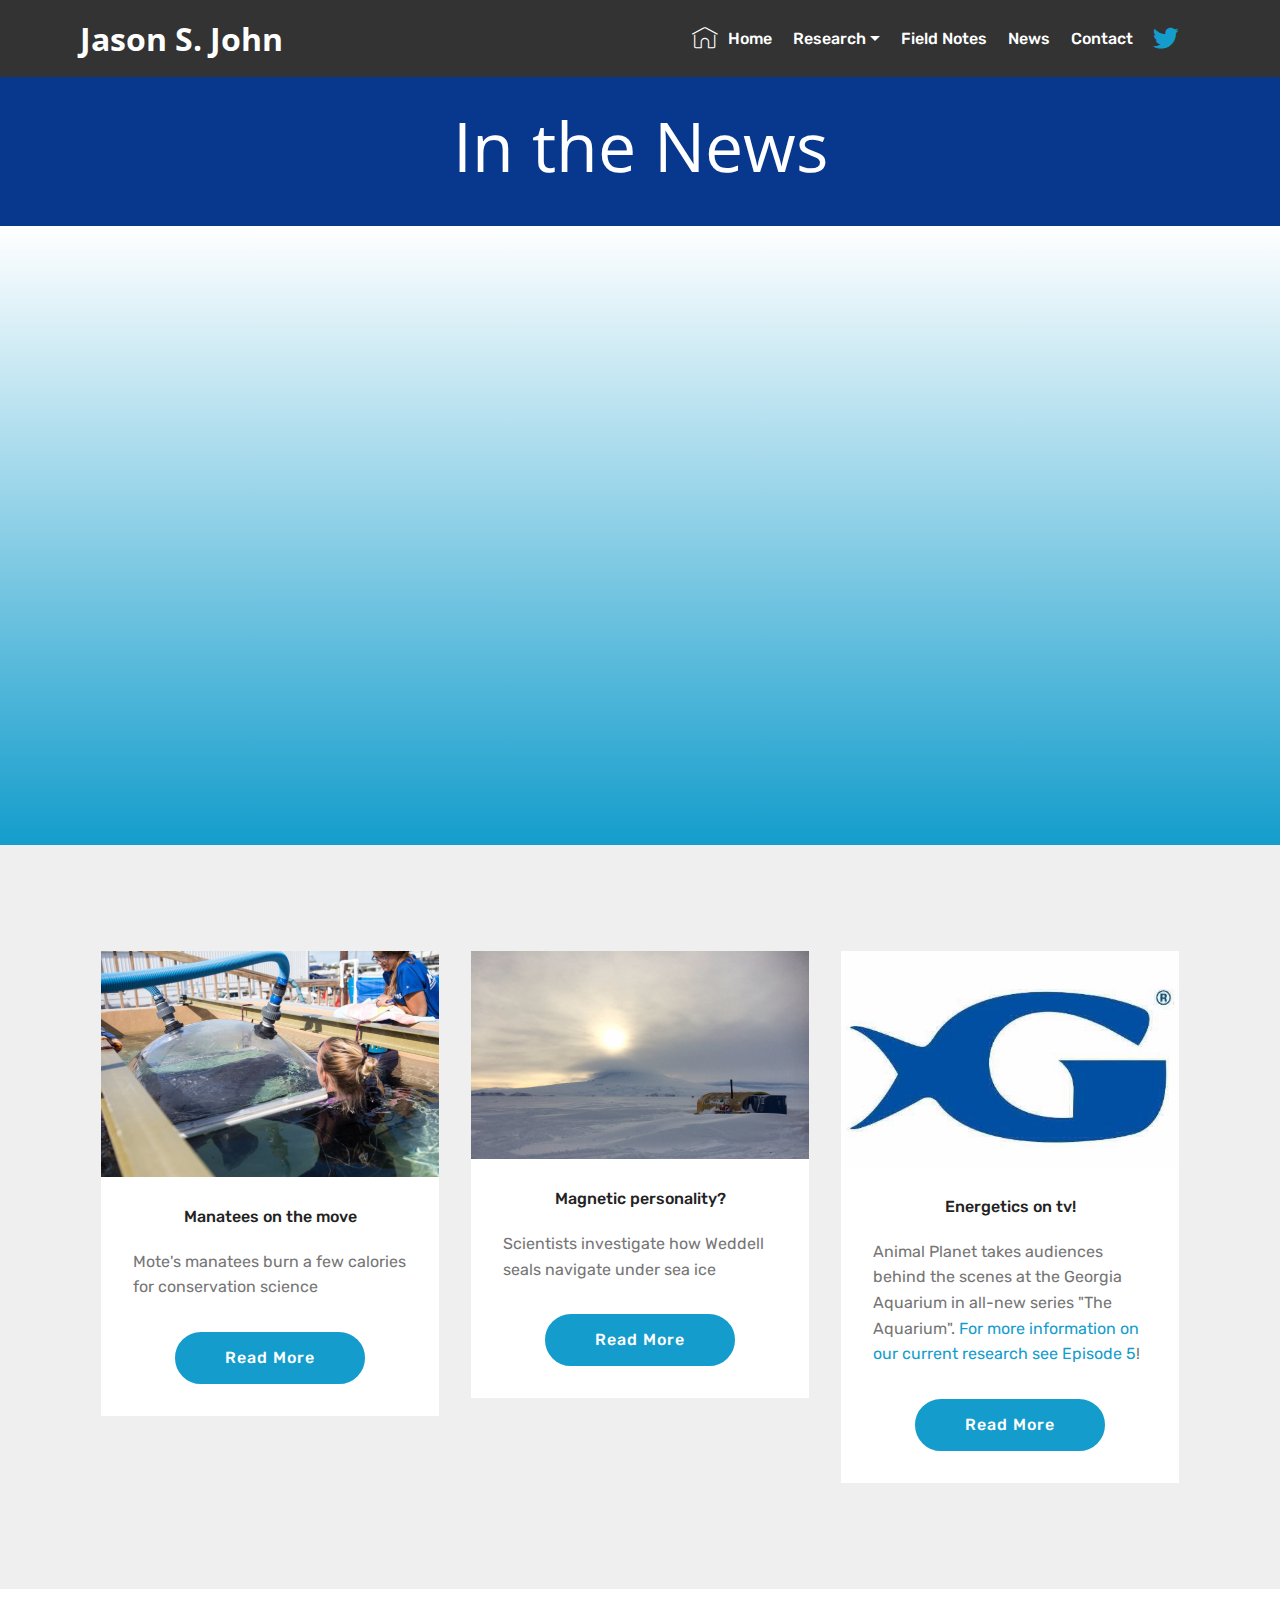
<file: news.html>
<!DOCTYPE html>
<html  >
<head>
  <!-- Site made with Mobirise Website Builder v4.10.8, https://mobirise.com -->
  <meta charset="UTF-8">
  <meta http-equiv="X-UA-Compatible" content="IE=edge">
  <meta name="generator" content="Mobirise v4.10.8, mobirise.com">
  <meta name="viewport" content="width=device-width, initial-scale=1, minimum-scale=1">
  <link rel="shortcut icon" href="assets/images/img-2784-128x96.png" type="image/x-icon">
  <meta name="description" content="">
  
  <title>News</title>
  <link rel="stylesheet" href="assets/web/assets/mobirise-icons/mobirise-icons.css">
  <link rel="stylesheet" href="assets/tether/tether.min.css">
  <link rel="stylesheet" href="assets/bootstrap/css/bootstrap.min.css">
  <link rel="stylesheet" href="assets/bootstrap/css/bootstrap-grid.min.css">
  <link rel="stylesheet" href="assets/bootstrap/css/bootstrap-reboot.min.css">
  <link rel="stylesheet" href="assets/dropdown/css/style.css">
  <link rel="stylesheet" href="assets/socicon/css/styles.css">
  <link rel="stylesheet" href="assets/theme/css/style.css">
  <link rel="stylesheet" href="assets/mobirise/css/mbr-additional.css" type="text/css">
  
  
  
</head>
<body>
  <section class="menu cid-rqurutUt0K" once="menu" id="menu1-k">

    

    <nav class="navbar navbar-expand beta-menu navbar-dropdown align-items-center navbar-fixed-top navbar-toggleable-sm">
        <button class="navbar-toggler navbar-toggler-right" type="button" data-toggle="collapse" data-target="#navbarSupportedContent" aria-controls="navbarSupportedContent" aria-expanded="false" aria-label="Toggle navigation">
            <div class="hamburger">
                <span></span>
                <span></span>
                <span></span>
                <span></span>
            </div>
        </button>
        <div class="menu-logo">
            <div class="navbar-brand">
                
                <span class="navbar-caption-wrap"><a class="navbar-caption text-white display-5" href="index.html">Jason S. John</a></span>
            </div>
        </div>
        <div class="collapse navbar-collapse" id="navbarSupportedContent">
            <ul class="navbar-nav nav-dropdown nav-right" data-app-modern-menu="true"><li class="nav-item">
                    <a class="nav-link link text-white display-4" href="index.html">
                        <span class="mbri-home mbr-iconfont mbr-iconfont-btn"></span>
                        Home</a>
                </li>
                <li class="nav-item dropdown open">
                    <a class="nav-link link text-white dropdown-toggle display-4" href="research.html" data-toggle="dropdown-submenu" aria-expanded="true">Research</a><div class="dropdown-menu"><a class="text-white dropdown-item display-4" href="manatee.html" aria-expanded="false">West Indian manatees</a><a class="text-white dropdown-item display-4" href="beluga.html" aria-expanded="false">Beluga whales</a><a class="text-white dropdown-item display-4" href="acceleration.html">Acceleration and energetics</a><a class="text-white dropdown-item display-4" href="antarctica.html" aria-expanded="false">Physiology at extremes</a></div>
                </li><li class="nav-item"><a class="nav-link link text-white display-4" href="fieldnotes.html">Field Notes</a></li><li class="nav-item"><a class="nav-link link text-white display-4" href="news.html">News</a></li><li class="nav-item"><a class="nav-link link text-white display-4" href="contact.html">Contact</a></li><li class="nav-item"><a class="nav-link link text-white display-4" href="https://twitter.com/Jason_S_John" target="_blank"><span class="socicon socicon-twitter mbr-iconfont mbr-iconfont-btn" style="color: rgb(20, 157, 204);"></span></a></li></ul>
            
        </div>
    </nav>
</section>

<section class="engine"><a href="https://mobirise.info/s">bootstrap themes</a></section><section class="header1 cid-rtjJpxW0NQ" id="header16-r">

    

    

    <div class="container">
        <div class="row justify-content-md-center">
            <div class="col-md-10 align-center">
                <h1 class="mbr-section-title mbr-bold pb-3 mbr-fonts-style display-1"><span style="font-weight: normal;">
                    In the News</span></h1>
                
                
                
            </div>
        </div>
    </div>

</section>

<section class="cid-rPtvntm4kw" id="video3-1y">

    
    
    <figure class="mbr-figure align-center container">
        <div class="video-block" style="width: 80%;">
            <div><iframe class="mbr-embedded-video" src="https://www.youtube.com/embed/gbRPHqsMnAI?rel=0&amp;amp;showinfo=0&amp;autoplay=1&amp;loop=0" width="1280" height="720" frameborder="0" allowfullscreen></iframe></div>
        </div>
    </figure>
</section>

<section class="features3 cid-rtjHrW4ZlD" id="features3-q">

    

    
    <div class="container">
        <div class="media-container-row">
            <div class="card p-3 col-12 col-md-6 col-lg-4">
                <div class="card-wrapper">
                    <div class="card-img">
                        <a href="https://mote.org/news/article/motes-manatees-burn-a-few-calories-for-conservation-science" target="_blank"><img src="assets/images/picture-from-press-release-676x451.jpg" alt="Mobirise" title=""></a>
                    </div>
                    <div class="card-box">
                        <h4 class="card-title mbr-fonts-style display-7">Manatees on the move</h4>
                        <p class="mbr-text mbr-fonts-style display-7">
                            Mote's manatees burn a few calories for conservation science</p>
                    </div>
                    <div class="mbr-section-btn text-center"><a href="https://mote.org/news/article/motes-manatees-burn-a-few-calories-for-conservation-science" class="btn btn-primary display-4" target="_blank">
                            Read More
                        </a></div>
                </div>
            </div>

            <div class="card p-3 col-12 col-md-6 col-lg-4">
                <div class="card-wrapper">
                    <div class="card-img">
                        <a href="https://antarcticsun.usap.gov/science/contenthandler.cfm?id=4102" target="_blank"><img src="assets/images/img-3095-2000x1500.jpg" alt="Mobirise" title=""></a>
                    </div>
                    <div class="card-box">
                        <h4 class="card-title mbr-fonts-style display-7">Magnetic personality?</h4>
                        <p class="mbr-text mbr-fonts-style display-7">Scientists investigate how Weddell seals navigate under sea ice
                        </p>
                    </div>
                    <div class="mbr-section-btn text-center"><a href="https://antarcticsun.usap.gov/science/contenthandler.cfm?id=4102" class="btn btn-primary display-4" target="_blank">
                            Read More
                        </a></div>
                </div>
            </div>

            <div class="card p-3 col-12 col-md-6 col-lg-4">
                <div class="card-wrapper">
                    <div class="card-img">
                        <a href="http://news.georgiaaquarium.org/stories/animal-planet-takes-audiences-behind-the-scenes-at-the-georgia-aquarium-in-all-new-series-the-aquarium" target="_blank"><img src="assets/images/i6u8zrji-1-512x512.jpg" alt="Mobirise" title=""></a>
                    </div>
                    <div class="card-box">
                        <h4 class="card-title mbr-fonts-style display-7">Energetics on tv!</h4>
                        <p class="mbr-text mbr-fonts-style display-7">Animal Planet takes audiences behind the scenes at the Georgia Aquarium in all-new series "The Aquarium".&nbsp;<a href="https://www.animalplanet.com/tv-shows/the-aquarium/full-episodes/ophelia-the-octopus?" target="_blank">For more information on our current research see Episode 5</a>!</p>
                    </div>
                    <div class="mbr-section-btn text-center"><a href="http://news.georgiaaquarium.org/stories/animal-planet-takes-audiences-behind-the-scenes-at-the-georgia-aquarium-in-all-new-series-the-aquarium" class="btn btn-primary display-4" target="_blank">
                            Read More
                        </a></div>
                </div>
            </div>

            
        </div>
    </div>
</section>

<section once="footers" class="cid-s9mBSpepkg" id="footer6-21">

    

    

    <div class="container">
        <div class="media-container-row align-center mbr-white">
            <div class="col-12">
                <p class="mbr-text mb-0 mbr-fonts-style display-7"></p>
            </div>
        </div>
    </div>
</section>


  <script src="assets/web/assets/jquery/jquery.min.js"></script>
  <script src="assets/popper/popper.min.js"></script>
  <script src="assets/tether/tether.min.js"></script>
  <script src="assets/bootstrap/js/bootstrap.min.js"></script>
  <script src="assets/smoothscroll/smooth-scroll.js"></script>
  <script src="assets/dropdown/js/nav-dropdown.js"></script>
  <script src="assets/dropdown/js/navbar-dropdown.js"></script>
  <script src="assets/touchswipe/jquery.touch-swipe.min.js"></script>
  <script src="assets/theme/js/script.js"></script>
  
  
</body>
</html>
</file>
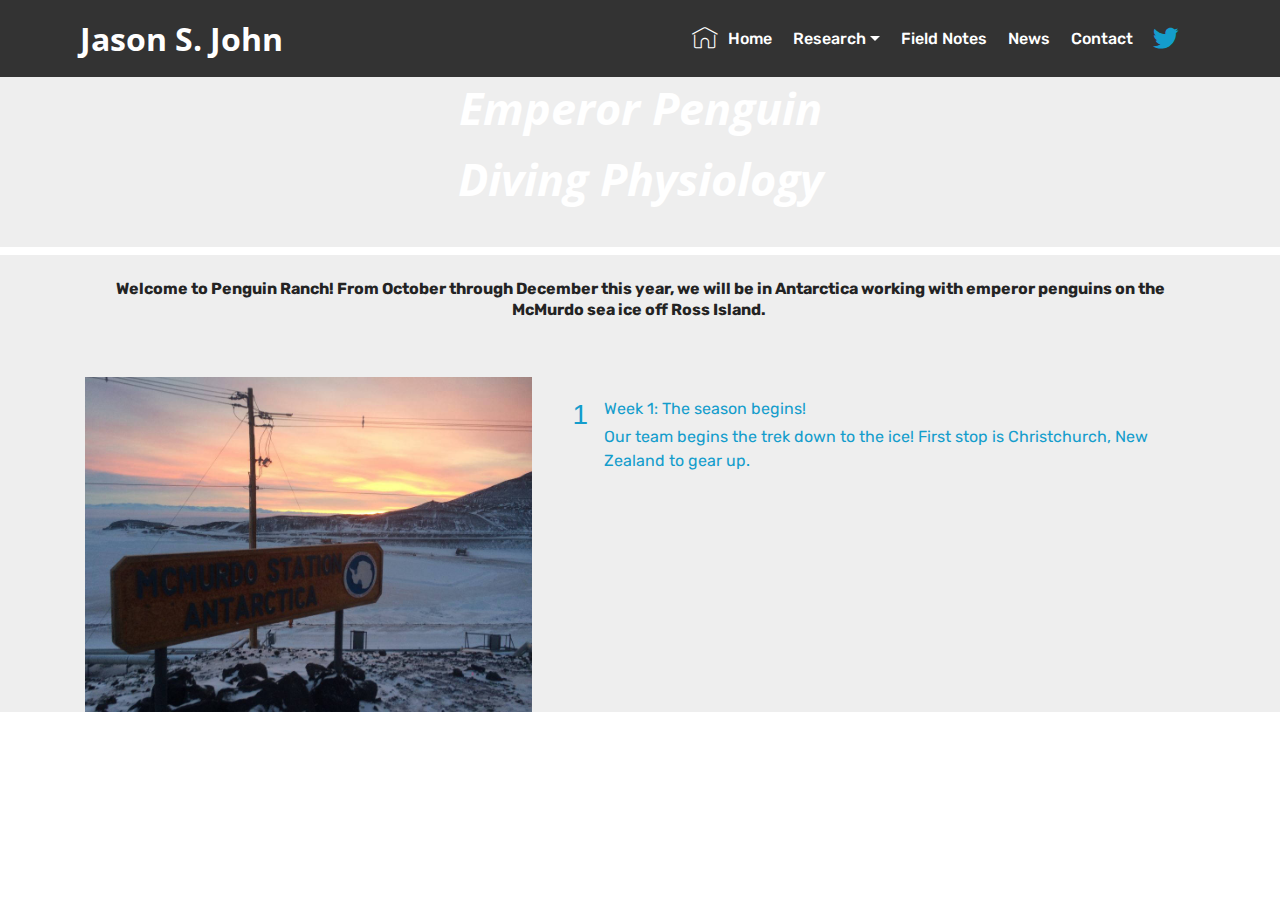
<file: page10.html>
<!DOCTYPE html>
<html  >
<head>
  <!-- Site made with Mobirise Website Builder v4.10.8, https://mobirise.com -->
  <meta charset="UTF-8">
  <meta http-equiv="X-UA-Compatible" content="IE=edge">
  <meta name="generator" content="Mobirise v4.10.8, mobirise.com">
  <meta name="viewport" content="width=device-width, initial-scale=1, minimum-scale=1">
  <link rel="shortcut icon" href="assets/images/img-2784-128x96.png" type="image/x-icon">
  <meta name="description" content="Web Site Builder Description">
  
  <title>Antarctica 2019</title>
  <link rel="stylesheet" href="assets/web/assets/mobirise-icons/mobirise-icons.css">
  <link rel="stylesheet" href="assets/tether/tether.min.css">
  <link rel="stylesheet" href="assets/bootstrap/css/bootstrap.min.css">
  <link rel="stylesheet" href="assets/bootstrap/css/bootstrap-grid.min.css">
  <link rel="stylesheet" href="assets/bootstrap/css/bootstrap-reboot.min.css">
  <link rel="stylesheet" href="assets/socicon/css/styles.css">
  <link rel="stylesheet" href="assets/dropdown/css/style.css">
  <link rel="stylesheet" href="assets/theme/css/style.css">
  <link rel="stylesheet" href="assets/mobirise/css/mbr-additional.css" type="text/css">
  
  
  
</head>
<body>
  <section class="menu cid-rqurutUt0K" once="menu" id="menu1-1m">

    

    <nav class="navbar navbar-expand beta-menu navbar-dropdown align-items-center navbar-fixed-top navbar-toggleable-sm">
        <button class="navbar-toggler navbar-toggler-right" type="button" data-toggle="collapse" data-target="#navbarSupportedContent" aria-controls="navbarSupportedContent" aria-expanded="false" aria-label="Toggle navigation">
            <div class="hamburger">
                <span></span>
                <span></span>
                <span></span>
                <span></span>
            </div>
        </button>
        <div class="menu-logo">
            <div class="navbar-brand">
                
                <span class="navbar-caption-wrap"><a class="navbar-caption text-white display-5" href="index.html">Jason S. John</a></span>
            </div>
        </div>
        <div class="collapse navbar-collapse" id="navbarSupportedContent">
            <ul class="navbar-nav nav-dropdown nav-right" data-app-modern-menu="true"><li class="nav-item">
                    <a class="nav-link link text-white display-4" href="index.html">
                        <span class="mbri-home mbr-iconfont mbr-iconfont-btn"></span>
                        Home</a>
                </li>
                <li class="nav-item dropdown">
                    <a class="nav-link link text-white dropdown-toggle display-4" href="research.html" data-toggle="dropdown-submenu" aria-expanded="false">Research</a><div class="dropdown-menu"><a class="text-white dropdown-item display-4" href="antarctica.html" aria-expanded="false">Physiology at extremes</a><a class="text-white dropdown-item display-4" href="manatee.html" aria-expanded="false">West Indian manatees</a><a class="text-white dropdown-item display-4" href="beluga.html" aria-expanded="false">Beluga whales</a><a class="text-white dropdown-item display-4" href="acceleration.html">Acceleration and energetics</a></div>
                </li><li class="nav-item"><a class="nav-link link text-white display-4" href="fieldnotes.html">Field Notes</a></li><li class="nav-item"><a class="nav-link link text-white display-4" href="news.html">News</a></li><li class="nav-item"><a class="nav-link link text-white display-4" href="contact.html">Contact</a></li><li class="nav-item"><a class="nav-link link text-white display-4" href="https://twitter.com/Jason_S_John" target="_blank"><span class="socicon socicon-twitter mbr-iconfont mbr-iconfont-btn" style="color: rgb(20, 157, 204);"></span></a></li></ul>
            
        </div>
    </nav>
</section>

<section class="engine"><a href="https://mobirise.info/j">website templates</a></section><section class="header1 cid-rAgmK50jIu" id="header1-1p">

    

    

    <div class="container">
        <div class="row justify-content-md-center">
            <div class="mbr-white col-md-10">
                
                
                <p class="mbr-text align-center pb-3 mbr-fonts-style display-2"><strong>Antarctica 2019&nbsp;</strong><br><strong><em>Emperor Penguin <br>Diving Physiology</em></strong></p>
                
            </div>
        </div>
    </div>

</section>

<section class="counters4 counters cid-rAgm1TkvoR" id="counters4-1o">

    

    

    <div class="container pt-4 mt-2">
        
        <h3 class="mbr-section-subtitle pb-5 align-center mbr-fonts-style display-7"><strong>Welcome to Penguin Ranch! From October through December this year, we will be in Antarctica working with emperor penguins on the McMurdo sea ice off Ross Island.&nbsp;</strong></h3>
        <div class="media-container-row">
            <div class="media-block m-auto" style="width: 49%;">
                <div class="mbr-figure">
                    <img src="assets/images/img-5242-e1472955083139-1024x768.jpg" alt="" title="">
                </div>
            </div>
            <div class="cards-block">
                <div class="cards-container">
                    <div class="card px-3 align-left col-12">
                        <div class="panel-item p-4 d-flex align-items-start">
                            <div class="card-img pr-3">
                                <h3 class="img-text d-flex align-items-center justify-content-center">
                                    <a href="page12.html">1</a>
                                </h3>
                            </div>
                            <div class="card-text">
                                <h4 class="mbr-content-title mbr-bold mbr-fonts-style display-7"><a href="page12.html">Week 1: The season begins!</a></h4>
                                <p class="mbr-content-text mbr-fonts-style display-7"><a href="page12.html">
                                    Our team begins the trek down to the ice! First stop is Christchurch, New Zealand to gear up.</a></p>
                            </div>
                        </div>
                    </div>
                    
                    
                    
                </div>
            </div>
        </div>
    </div>
</section>


  <script src="assets/web/assets/jquery/jquery.min.js"></script>
  <script src="assets/popper/popper.min.js"></script>
  <script src="assets/tether/tether.min.js"></script>
  <script src="assets/bootstrap/js/bootstrap.min.js"></script>
  <script src="assets/dropdown/js/nav-dropdown.js"></script>
  <script src="assets/dropdown/js/navbar-dropdown.js"></script>
  <script src="assets/touchswipe/jquery.touch-swipe.min.js"></script>
  <script src="assets/viewportchecker/jquery.viewportchecker.js"></script>
  <script src="assets/smoothscroll/smooth-scroll.js"></script>
  <script src="assets/theme/js/script.js"></script>
  
  
</body>
</html>
</file>
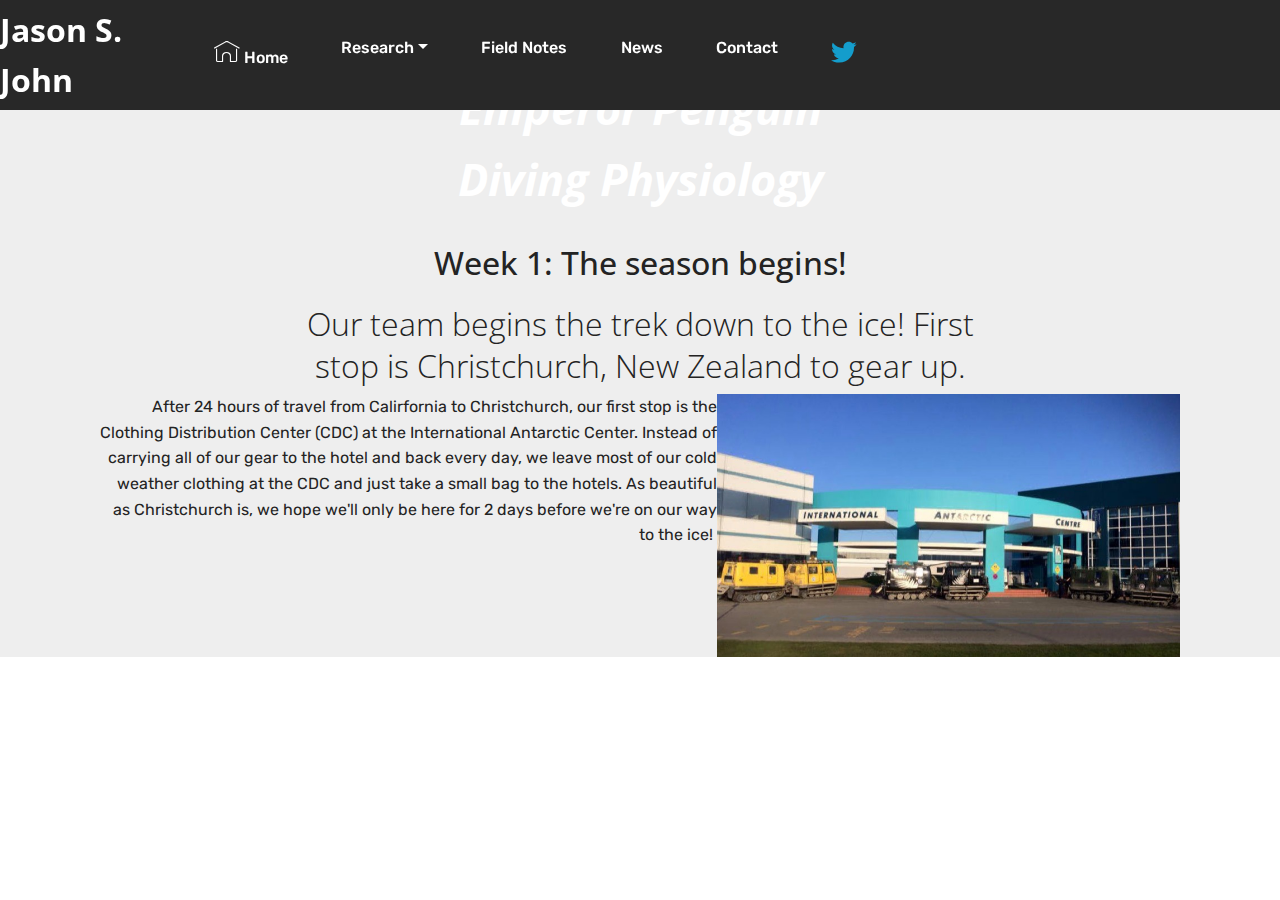
<file: page12.html>
<!DOCTYPE html>
<html  >
<head>
  <!-- Site made with Mobirise Website Builder v4.10.8, https://mobirise.com -->
  <meta charset="UTF-8">
  <meta http-equiv="X-UA-Compatible" content="IE=edge">
  <meta name="generator" content="Mobirise v4.10.8, mobirise.com">
  <meta name="viewport" content="width=device-width, initial-scale=1, minimum-scale=1">
  <link rel="shortcut icon" href="assets/images/img-2784-128x96.png" type="image/x-icon">
  <meta name="description" content="Web Site Builder Description">
  
  <title>MCM20191</title>
  <link rel="stylesheet" href="assets/web/assets/mobirise-icons/mobirise-icons.css">
  <link rel="stylesheet" href="assets/tether/tether.min.css">
  <link rel="stylesheet" href="assets/bootstrap/css/bootstrap.min.css">
  <link rel="stylesheet" href="assets/bootstrap/css/bootstrap-grid.min.css">
  <link rel="stylesheet" href="assets/bootstrap/css/bootstrap-reboot.min.css">
  <link rel="stylesheet" href="assets/dropdown/css/style.css">
  <link rel="stylesheet" href="assets/socicon/css/styles.css">
  <link rel="stylesheet" href="assets/theme/css/style.css">
  <link rel="stylesheet" href="assets/mobirise/css/mbr-additional.css" type="text/css">
  
  
  
</head>
<body>
  <section class="menu cid-rAgunVda3T" once="menu" id="menu1-1u">

    

    <nav class="navbar navbar-expand beta-menu navbar-dropdown align-items-center navbar-fixed-top navbar-toggleable-sm">
        <button class="navbar-toggler navbar-toggler-right" type="button" data-toggle="collapse" data-target="#navbarSupportedContent" aria-controls="navbarSupportedContent" aria-expanded="false" aria-label="Toggle navigation">
            <div class="hamburger">
                <span></span>
                <span></span>
                <span></span>
                <span></span>
            </div>
        </button>
        <div class="menu-logo">
            <div class="navbar-brand">
                
                <span class="navbar-caption-wrap"><a class="navbar-caption text-white display-5" href="index.html">Jason S. John</a></span>
            </div>
        </div>
        <div class="collapse navbar-collapse" id="navbarSupportedContent">
            <ul class="navbar-nav nav-dropdown nav-right" data-app-modern-menu="true"><li class="nav-item">
                    <a class="nav-link link text-white display-4" href="index.html">
                        <span class="mbri-home mbr-iconfont mbr-iconfont-btn"></span>
                        Home</a>
                </li>
                <li class="nav-item dropdown">
                    <a class="nav-link link text-white dropdown-toggle display-4" href="research.html" data-toggle="dropdown-submenu" aria-expanded="false">Research</a><div class="dropdown-menu"><a class="text-white dropdown-item display-4" href="antarctica.html" aria-expanded="false">Physiology at extremes</a><a class="text-white dropdown-item display-4" href="manatee.html" aria-expanded="false">West Indian manatees</a><a class="text-white dropdown-item display-4" href="beluga.html" aria-expanded="false">Beluga whales</a><a class="text-white dropdown-item display-4" href="acceleration.html">Acceleration and energetics</a></div>
                </li><li class="nav-item"><a class="nav-link link text-white display-4" href="fieldnotes.html">Field Notes</a></li><li class="nav-item"><a class="nav-link link text-white display-4" href="news.html">News</a></li><li class="nav-item"><a class="nav-link link text-white display-4" href="contact.html">Contact</a></li><li class="nav-item"><a class="nav-link link text-white display-4" href="https://twitter.com/Jason_S_John" target="_blank"><span class="socicon socicon-twitter mbr-iconfont mbr-iconfont-btn" style="color: rgb(20, 157, 204);"></span></a></li></ul>
            
        </div>
    </nav>
</section>

<section class="engine"><a href="https://mobirise.info/f">simple website creator</a></section><section class="header1 cid-rAgunW5XFe" id="header1-1v">

    

    

    <div class="container">
        <div class="row justify-content-md-center">
            <div class="mbr-white col-md-10">
                
                
                <p class="mbr-text align-center pb-3 mbr-fonts-style display-2"><strong>Antarctica 2019&nbsp;</strong><br><strong><em>Emperor Penguin <br>Diving Physiology</em></strong></p>
                
            </div>
        </div>
    </div>

</section>

<section class="mbr-section content4 cid-rAguZK5juu" id="content4-1y">

    

    <div class="container">
        <div class="media-container-row">
            <div class="title col-12 col-md-8">
                <h2 class="align-center pb-3 mbr-fonts-style display-5">
                    Week 1: The season begins!</h2>
                <h3 class="mbr-section-subtitle align-center mbr-light mbr-fonts-style display-5">Our team begins the trek down to the ice! First stop is Christchurch, New Zealand to gear up.</h3>
                
            </div>
        </div>
    </div>
</section>

<section class="mbr-section content7 cid-rAguTqbQeR" id="content7-1x">
          
    

    <div class="container">
        <div class="media-container-row">
            <div class="col-12 col-md-12">
                <div class="media-container-row">
                    <div class="media-content">
                        <div class="mbr-section-text">
                            <p class="mbr-text align-right mb-0 mbr-fonts-style display-7">After 24 hours of travel from Calirfornia to Christchurch, our first stop is the Clothing Distribution Center (CDC) at the International Antarctic Center. Instead of carrying all of our gear to the hotel and back every day, we leave most of our cold weather clothing at the CDC and just take a small bag to the hotels. As beautiful as Christchurch is, we hope we'll only be here for 2 days before we're on our way to the ice!&nbsp;</p>
                        </div>
                    </div>
                    <div class="mbr-figure" style="width: 75%;">
                     <img src="assets/images/international-antarctic-center-830x623.jpeg" alt="Mobirise" title="">  
                    </div>
                </div>
            </div>
        </div>
    </div>
</section>


  <script src="assets/web/assets/jquery/jquery.min.js"></script>
  <script src="assets/popper/popper.min.js"></script>
  <script src="assets/tether/tether.min.js"></script>
  <script src="assets/bootstrap/js/bootstrap.min.js"></script>
  <script src="assets/smoothscroll/smooth-scroll.js"></script>
  <script src="assets/dropdown/js/nav-dropdown.js"></script>
  <script src="assets/dropdown/js/navbar-dropdown.js"></script>
  <script src="assets/touchswipe/jquery.touch-swipe.min.js"></script>
  <script src="assets/theme/js/script.js"></script>
  
  
</body>
</html>
</file>
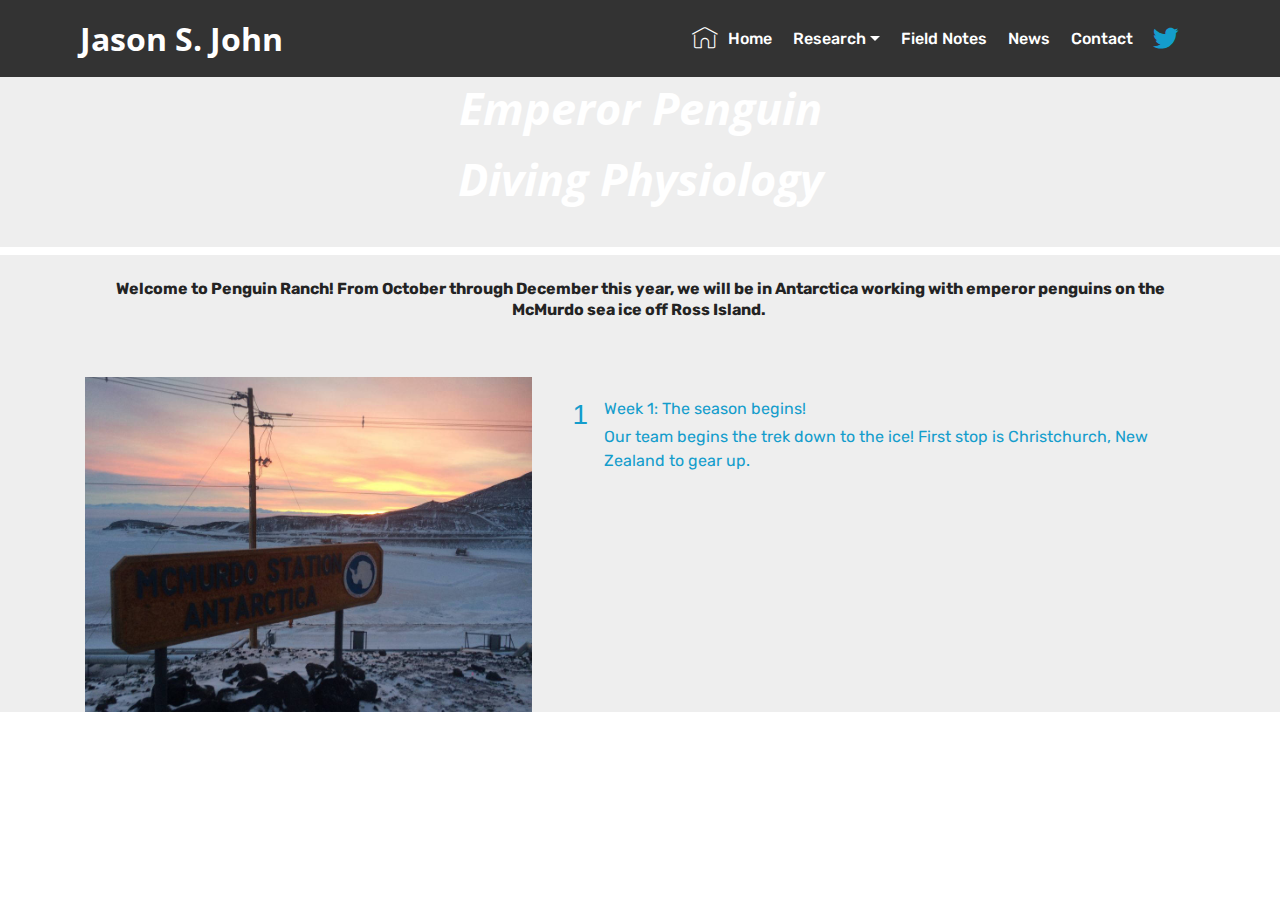
<file: penguinranch2019.html>
<!DOCTYPE html>
<html  >
<head>
  <!-- Site made with Mobirise Website Builder v4.10.8, https://mobirise.com -->
  <meta charset="UTF-8">
  <meta http-equiv="X-UA-Compatible" content="IE=edge">
  <meta name="generator" content="Mobirise v4.10.8, mobirise.com">
  <meta name="viewport" content="width=device-width, initial-scale=1, minimum-scale=1">
  <link rel="shortcut icon" href="assets/images/img-2784-128x96.png" type="image/x-icon">
  <meta name="description" content="Web Site Builder Description">
  
  <title>Antarctica 2019</title>
  <link rel="stylesheet" href="assets/web/assets/mobirise-icons/mobirise-icons.css">
  <link rel="stylesheet" href="assets/tether/tether.min.css">
  <link rel="stylesheet" href="assets/bootstrap/css/bootstrap.min.css">
  <link rel="stylesheet" href="assets/bootstrap/css/bootstrap-grid.min.css">
  <link rel="stylesheet" href="assets/bootstrap/css/bootstrap-reboot.min.css">
  <link rel="stylesheet" href="assets/socicon/css/styles.css">
  <link rel="stylesheet" href="assets/dropdown/css/style.css">
  <link rel="stylesheet" href="assets/theme/css/style.css">
  <link rel="stylesheet" href="assets/mobirise/css/mbr-additional.css" type="text/css">
  
  
  
</head>
<body>
  <section class="menu cid-rqurutUt0K" once="menu" id="menu1-1m">

    

    <nav class="navbar navbar-expand beta-menu navbar-dropdown align-items-center navbar-fixed-top navbar-toggleable-sm">
        <button class="navbar-toggler navbar-toggler-right" type="button" data-toggle="collapse" data-target="#navbarSupportedContent" aria-controls="navbarSupportedContent" aria-expanded="false" aria-label="Toggle navigation">
            <div class="hamburger">
                <span></span>
                <span></span>
                <span></span>
                <span></span>
            </div>
        </button>
        <div class="menu-logo">
            <div class="navbar-brand">
                
                <span class="navbar-caption-wrap"><a class="navbar-caption text-white display-5" href="index.html">Jason S. John</a></span>
            </div>
        </div>
        <div class="collapse navbar-collapse" id="navbarSupportedContent">
            <ul class="navbar-nav nav-dropdown nav-right" data-app-modern-menu="true"><li class="nav-item">
                    <a class="nav-link link text-white display-4" href="index.html">
                        <span class="mbri-home mbr-iconfont mbr-iconfont-btn"></span>
                        Home</a>
                </li>
                <li class="nav-item dropdown">
                    <a class="nav-link link text-white dropdown-toggle display-4" href="research.html" data-toggle="dropdown-submenu" aria-expanded="false">Research</a><div class="dropdown-menu"><a class="text-white dropdown-item display-4" href="antarctica.html" aria-expanded="false">Physiology at extremes</a><a class="text-white dropdown-item display-4" href="manatee.html" aria-expanded="false">West Indian manatees</a><a class="text-white dropdown-item display-4" href="beluga.html" aria-expanded="false">Beluga whales</a><a class="text-white dropdown-item display-4" href="acceleration.html">Acceleration and energetics</a></div>
                </li><li class="nav-item"><a class="nav-link link text-white display-4" href="fieldnotes.html">Field Notes</a></li><li class="nav-item"><a class="nav-link link text-white display-4" href="news.html">News</a></li><li class="nav-item"><a class="nav-link link text-white display-4" href="contact.html">Contact</a></li><li class="nav-item"><a class="nav-link link text-white display-4" href="https://twitter.com/Jason_S_John" target="_blank"><span class="socicon socicon-twitter mbr-iconfont mbr-iconfont-btn" style="color: rgb(20, 157, 204);"></span></a></li></ul>
            
        </div>
    </nav>
</section>

<section class="engine"><a href="https://mobirise.info/a">online web builder</a></section><section class="header1 cid-rAgmK50jIu" id="header1-1p">

    

    

    <div class="container">
        <div class="row justify-content-md-center">
            <div class="mbr-white col-md-10">
                
                
                <p class="mbr-text align-center pb-3 mbr-fonts-style display-2"><strong>Antarctica 2019&nbsp;</strong><br><strong><em>Emperor Penguin <br>Diving Physiology</em></strong></p>
                
            </div>
        </div>
    </div>

</section>

<section class="counters4 counters cid-rAgm1TkvoR" id="counters4-1o">

    

    

    <div class="container pt-4 mt-2">
        
        <h3 class="mbr-section-subtitle pb-5 align-center mbr-fonts-style display-7"><strong>Welcome to Penguin Ranch! From October through December this year, we will be in Antarctica working with emperor penguins on the McMurdo sea ice off Ross Island.&nbsp;</strong></h3>
        <div class="media-container-row">
            <div class="media-block m-auto" style="width: 49%;">
                <div class="mbr-figure">
                    <img src="assets/images/img-5242-e1472955083139-1024x768.jpg" alt="" title="">
                </div>
            </div>
            <div class="cards-block">
                <div class="cards-container">
                    <div class="card px-3 align-left col-12">
                        <div class="panel-item p-4 d-flex align-items-start">
                            <div class="card-img pr-3">
                                <h3 class="img-text d-flex align-items-center justify-content-center">
                                    <a href="page12.html">1</a>
                                </h3>
                            </div>
                            <div class="card-text">
                                <h4 class="mbr-content-title mbr-bold mbr-fonts-style display-7"><a href="page12.html">Week 1: The season begins!</a></h4>
                                <p class="mbr-content-text mbr-fonts-style display-7"><a href="page12.html">
                                    Our team begins the trek down to the ice! First stop is Christchurch, New Zealand to gear up.</a></p>
                            </div>
                        </div>
                    </div>
                    
                    
                    
                </div>
            </div>
        </div>
    </div>
</section>


  <script src="assets/web/assets/jquery/jquery.min.js"></script>
  <script src="assets/popper/popper.min.js"></script>
  <script src="assets/tether/tether.min.js"></script>
  <script src="assets/bootstrap/js/bootstrap.min.js"></script>
  <script src="assets/dropdown/js/nav-dropdown.js"></script>
  <script src="assets/dropdown/js/navbar-dropdown.js"></script>
  <script src="assets/touchswipe/jquery.touch-swipe.min.js"></script>
  <script src="assets/viewportchecker/jquery.viewportchecker.js"></script>
  <script src="assets/smoothscroll/smooth-scroll.js"></script>
  <script src="assets/theme/js/script.js"></script>
  
  
</body>
</html>
</file>
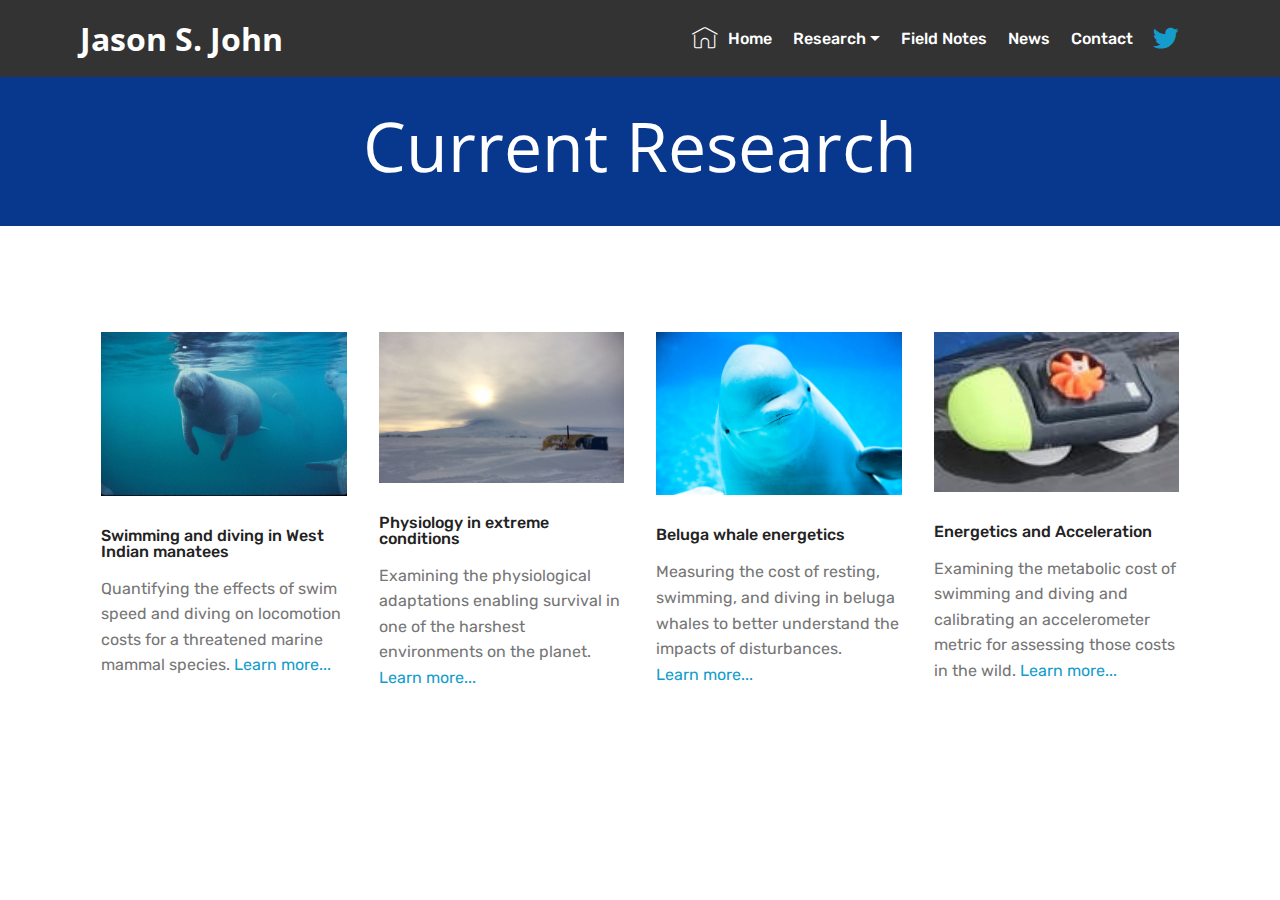
<file: research.html>
<!DOCTYPE html>
<html  >
<head>
  <!-- Site made with Mobirise Website Builder v4.10.8, https://mobirise.com -->
  <meta charset="UTF-8">
  <meta http-equiv="X-UA-Compatible" content="IE=edge">
  <meta name="generator" content="Mobirise v4.10.8, mobirise.com">
  <meta name="viewport" content="width=device-width, initial-scale=1, minimum-scale=1">
  <link rel="shortcut icon" href="assets/images/img-2784-128x96.png" type="image/x-icon">
  <meta name="description" content="Web Site Builder Description">
  
  <title>Research</title>
  <link rel="stylesheet" href="assets/web/assets/mobirise-icons/mobirise-icons.css">
  <link rel="stylesheet" href="assets/tether/tether.min.css">
  <link rel="stylesheet" href="assets/bootstrap/css/bootstrap.min.css">
  <link rel="stylesheet" href="assets/bootstrap/css/bootstrap-grid.min.css">
  <link rel="stylesheet" href="assets/bootstrap/css/bootstrap-reboot.min.css">
  <link rel="stylesheet" href="assets/dropdown/css/style.css">
  <link rel="stylesheet" href="assets/socicon/css/styles.css">
  <link rel="stylesheet" href="assets/theme/css/style.css">
  <link rel="stylesheet" href="assets/mobirise/css/mbr-additional.css" type="text/css">
  
  
  
</head>
<body>
  <section class="menu cid-rqurutUt0K" once="menu" id="menu1-n">

    

    <nav class="navbar navbar-expand beta-menu navbar-dropdown align-items-center navbar-fixed-top navbar-toggleable-sm">
        <button class="navbar-toggler navbar-toggler-right" type="button" data-toggle="collapse" data-target="#navbarSupportedContent" aria-controls="navbarSupportedContent" aria-expanded="false" aria-label="Toggle navigation">
            <div class="hamburger">
                <span></span>
                <span></span>
                <span></span>
                <span></span>
            </div>
        </button>
        <div class="menu-logo">
            <div class="navbar-brand">
                
                <span class="navbar-caption-wrap"><a class="navbar-caption text-white display-5" href="index.html">Jason S. John</a></span>
            </div>
        </div>
        <div class="collapse navbar-collapse" id="navbarSupportedContent">
            <ul class="navbar-nav nav-dropdown nav-right" data-app-modern-menu="true"><li class="nav-item">
                    <a class="nav-link link text-white display-4" href="index.html">
                        <span class="mbri-home mbr-iconfont mbr-iconfont-btn"></span>
                        Home</a>
                </li>
                <li class="nav-item dropdown">
                    <a class="nav-link link text-white dropdown-toggle display-4" href="research.html" data-toggle="dropdown-submenu" aria-expanded="true">Research</a><div class="dropdown-menu"><a class="text-white dropdown-item display-4" href="manatee.html" aria-expanded="false">West Indian manatees</a><a class="text-white dropdown-item display-4" href="beluga.html" aria-expanded="false">Beluga whales</a><a class="text-white dropdown-item display-4" href="acceleration.html">Acceleration and energetics</a><a class="text-white dropdown-item display-4" href="antarctica.html" aria-expanded="false">Physiology at extremes</a></div>
                </li><li class="nav-item"><a class="nav-link link text-white display-4" href="fieldnotes.html">Field Notes</a></li><li class="nav-item"><a class="nav-link link text-white display-4" href="news.html">News</a></li><li class="nav-item"><a class="nav-link link text-white display-4" href="contact.html">Contact</a></li><li class="nav-item"><a class="nav-link link text-white display-4" href="https://twitter.com/Jason_S_John" target="_blank"><span class="socicon socicon-twitter mbr-iconfont mbr-iconfont-btn" style="color: rgb(20, 157, 204);"></span></a></li></ul>
            
        </div>
    </nav>
</section>

<section class="engine"><a href="https://mobirise.info/p">site templates free download</a></section><section class="header1 cid-rtjNNWxRYh" id="header16-u">

    

    

    <div class="container">
        <div class="row justify-content-md-center">
            <div class="col-md-10 align-center">
                <h1 class="mbr-section-title mbr-bold pb-3 mbr-fonts-style display-1"><span style="font-weight: normal;">
                    Current Research</span></h1>
                
                
                
            </div>
        </div>
    </div>

</section>

<section class="features2 cid-rtGxtaL77g" id="features2-1l">

    

    
    
    <div class="container">
        <div class="media-container-row">
            <div class="card p-3 col-12 col-md-6 col-lg-3">
                <div class="card-wrapper">
                    <div class="card-img">
                        <a href="manatee.html"><img src="assets/images/pixnio-29354-1856x1240.jpg" alt="Mobirise" title=""></a>
                    </div>
                    <div class="card-box">
                        <h4 class="card-title pb-3 mbr-fonts-style display-7">Swimming and diving in West Indian manatees</h4>
                        <p class="mbr-text mbr-fonts-style display-7">Quantifying the effects of swim speed and diving on locomotion costs for a threatened marine mammal species. <a href="manatee.html">Learn more...</a><br></p>
                    </div>
                </div>
            </div>

            <div class="card p-3 col-12 col-md-6 col-lg-3">
                <div class="card-wrapper">
                    <div class="card-img">
                        <a href="antarctica.html"><img src="assets/images/img-3095-2000x1500.jpg" alt="Mobirise" title=""></a>
                    </div>
                    <div class="card-box ">
                        <h4 class="card-title pb-3 mbr-fonts-style display-7">Physiology in extreme conditions</h4>
                        <p class="mbr-text mbr-fonts-style display-7">Examining the physiological adaptations enabling survival in one of the harshest environments on the planet. <a href="antarctica.html">Learn more...</a></p>
                    </div>
                </div>
            </div>

            <div class="card p-3 col-12 col-md-6 col-lg-3">
                <div class="card-wrapper">
                    <div class="card-img">
                        <a href="beluga.html"><img src="assets/images/beluga-1000x667.jpg" alt="Mobirise" title=""></a>
                    </div>
                    <div class="card-box">
                        <h4 class="card-title pb-3 mbr-fonts-style display-7">Beluga whale energetics</h4>
                        <p class="mbr-text mbr-fonts-style display-7">Measuring the cost of resting, swimming, and diving in beluga whales to better understand the impacts of disturbances.
<br><a href="beluga.html">Learn more...</a></p>
                    </div>
                </div>
            </div>

            <div class="card p-3 col-12 col-md-6 col-lg-3">
                <div class="card-wrapper">
                    <div class="card-img">
                        <a href="acceleration.html"><img src="assets/images/img-6942-copy-2000x1388.jpg" alt="Mobirise" title=""></a>
                    </div>
                    <div class="card-box">
                        <h4 class="card-title pb-3 mbr-fonts-style display-7">Energetics and Acceleration</h4>
                        <p class="mbr-text mbr-fonts-style display-7">
                            Examining the metabolic cost of swimming and diving and calibrating an accelerometer metric for assessing those costs in the wild.  <a href="acceleration.html">Learn more...</a></p>
                    </div>
                </div>
            </div>
        </div>
    </div>
</section>

<section once="footers" class="cid-s9mBSpepkg" id="footer6-21">

    

    

    <div class="container">
        <div class="media-container-row align-center mbr-white">
            <div class="col-12">
                <p class="mbr-text mb-0 mbr-fonts-style display-7"></p>
            </div>
        </div>
    </div>
</section>


  <script src="assets/web/assets/jquery/jquery.min.js"></script>
  <script src="assets/popper/popper.min.js"></script>
  <script src="assets/tether/tether.min.js"></script>
  <script src="assets/bootstrap/js/bootstrap.min.js"></script>
  <script src="assets/smoothscroll/smooth-scroll.js"></script>
  <script src="assets/dropdown/js/nav-dropdown.js"></script>
  <script src="assets/dropdown/js/navbar-dropdown.js"></script>
  <script src="assets/touchswipe/jquery.touch-swipe.min.js"></script>
  <script src="assets/theme/js/script.js"></script>
  
  
</body>
</html>
</file>
<file: assets/web/assets/mobirise-icons/mobirise-icons.css>
@font-face {
  font-family: 'MobiriseIcons';
  src:  url('mobirise-icons.eot?spat4u');
  src:  url('mobirise-icons.eot?spat4u#iefix') format('embedded-opentype'),
    url('mobirise-icons.ttf?spat4u') format('truetype'),
    url('mobirise-icons.woff?spat4u') format('woff'),
    url('mobirise-icons.svg?spat4u#MobiriseIcons') format('svg');
  font-weight: normal;
  font-style: normal;
}

[class^="mbri-"], [class*=" mbri-"] {
  /* use !important to prevent issues with browser extensions that change fonts */
  font-family: MobiriseIcons !important;
  speak: none;
  font-style: normal;
  font-weight: normal;
  font-variant: normal;
  text-transform: none;
  line-height: 1;

  /* Better Font Rendering =========== */
  -webkit-font-smoothing: antialiased;
  -moz-osx-font-smoothing: grayscale;
}

.mbri-add-submenu:before {
  content: "\e900";
}
.mbri-alert:before {
  content: "\e901";
}
.mbri-align-center:before {
  content: "\e902";
}
.mbri-align-justify:before {
  content: "\e903";
}
.mbri-align-left:before {
  content: "\e904";
}
.mbri-align-right:before {
  content: "\e905";
}
.mbri-android:before {
  content: "\e906";
}
.mbri-apple:before {
  content: "\e907";
}
.mbri-arrow-down:before {
  content: "\e908";
}
.mbri-arrow-next:before {
  content: "\e909";
}
.mbri-arrow-prev:before {
  content: "\e90a";
}
.mbri-arrow-up:before {
  content: "\e90b";
}
.mbri-bold:before {
  content: "\e90c";
}
.mbri-bookmark:before {
  content: "\e90d";
}
.mbri-bootstrap:before {
  content: "\e90e";
}
.mbri-briefcase:before {
  content: "\e90f";
}
.mbri-browse:before {
  content: "\e910";
}
.mbri-bulleted-list:before {
  content: "\e911";
}
.mbri-calendar:before {
  content: "\e912";
}
.mbri-camera:before {
  content: "\e913";
}
.mbri-cart-add:before {
  content: "\e914";
}
.mbri-cart-full:before {
  content: "\e915";
}
.mbri-cash:before {
  content: "\e916";
}
.mbri-change-style:before {
  content: "\e917";
}
.mbri-chat:before {
  content: "\e918";
}
.mbri-clock:before {
  content: "\e919";
}
.mbri-close:before {
  content: "\e91a";
}
.mbri-cloud:before {
  content: "\e91b";
}
.mbri-code:before {
  content: "\e91c";
}
.mbri-contact-form:before {
  content: "\e91d";
}
.mbri-credit-card:before {
  content: "\e91e";
}
.mbri-cursor-click:before {
  content: "\e91f";
}
.mbri-cust-feedback:before {
  content: "\e920";
}
.mbri-database:before {
  content: "\e921";
}
.mbri-delivery:before {
  content: "\e922";
}
.mbri-desktop:before {
  content: "\e923";
}
.mbri-devices:before {
  content: "\e924";
}
.mbri-down:before {
  content: "\e925";
}
.mbri-download:before {
  content: "\e989";
}
.mbri-drag-n-drop:before {
  content: "\e927";
}
.mbri-drag-n-drop2:before {
  content: "\e928";
}
.mbri-edit:before {
  content: "\e929";
}
.mbri-edit2:before {
  content: "\e92a";
}
.mbri-error:before {
  content: "\e92b";
}
.mbri-extension:before {
  content: "\e92c";
}
.mbri-features:before {
  content: "\e92d";
}
.mbri-file:before {
  content: "\e92e";
}
.mbri-flag:before {
  content: "\e92f";
}
.mbri-folder:before {
  content: "\e930";
}
.mbri-gift:before {
  content: "\e931";
}
.mbri-github:before {
  content: "\e932";
}
.mbri-globe:before {
  content: "\e933";
}
.mbri-globe-2:before {
  content: "\e934";
}
.mbri-growing-chart:before {
  content: "\e935";
}
.mbri-hearth:before {
  content: "\e936";
}
.mbri-help:before {
  content: "\e937";
}
.mbri-home:before {
  content: "\e938";
}
.mbri-hot-cup:before {
  content: "\e939";
}
.mbri-idea:before {
  content: "\e93a";
}
.mbri-image-gallery:before {
  content: "\e93b";
}
.mbri-image-slider:before {
  content: "\e93c";
}
.mbri-info:before {
  content: "\e93d";
}
.mbri-italic:before {
  content: "\e93e";
}
.mbri-key:before {
  content: "\e93f";
}
.mbri-laptop:before {
  content: "\e940";
}
.mbri-layers:before {
  content: "\e941";
}
.mbri-left-right:before {
  content: "\e942";
}
.mbri-left:before {
  content: "\e943";
}
.mbri-letter:before {
  content: "\e944";
}
.mbri-like:before {
  content: "\e945";
}
.mbri-link:before {
  content: "\e946";
}
.mbri-lock:before {
  content: "\e947";
}
.mbri-login:before {
  content: "\e948";
}
.mbri-logout:before {
  content: "\e949";
}
.mbri-magic-stick:before {
  content: "\e94a";
}
.mbri-map-pin:before {
  content: "\e94b";
}
.mbri-menu:before {
  content: "\e94c";
}
.mbri-mobile:before {
  content: "\e94d";
}
.mbri-mobile2:before {
  content: "\e94e";
}
.mbri-mobirise:before {
  content: "\e94f";
}
.mbri-more-horizontal:before {
  content: "\e950";
}
.mbri-more-vertical:before {
  content: "\e951";
}
.mbri-music:before {
  content: "\e952";
}
.mbri-new-file:before {
  content: "\e953";
}
.mbri-numbered-list:before {
  content: "\e954";
}
.mbri-opened-folder:before {
  content: "\e955";
}
.mbri-pages:before {
  content: "\e956";
}
.mbri-paper-plane:before {
  content: "\e957";
}
.mbri-paperclip:before {
  content: "\e958";
}
.mbri-photo:before {
  content: "\e959";
}
.mbri-photos:before {
  content: "\e95a";
}
.mbri-pin:before {
  content: "\e95b";
}
.mbri-play:before {
  content: "\e95c";
}
.mbri-plus:before {
  content: "\e95d";
}
.mbri-preview:before {
  content: "\e95e";
}
.mbri-print:before {
  content: "\e95f";
}
.mbri-protect:before {
  content: "\e960";
}
.mbri-question:before {
  content: "\e961";
}
.mbri-quote-left:before {
  content: "\e962";
}
.mbri-quote-right:before {
  content: "\e963";
}
.mbri-refresh:before {
  content: "\e964";
}
.mbri-responsive:before {
  content: "\e965";
}
.mbri-right:before {
  content: "\e966";
}
.mbri-rocket:before {
  content: "\e967";
}
.mbri-sad-face:before {
  content: "\e968";
}
.mbri-sale:before {
  content: "\e969";
}
.mbri-save:before {
  content: "\e96a";
}
.mbri-search:before {
  content: "\e96b";
}
.mbri-setting:before {
  content: "\e96c";
}
.mbri-setting2:before {
  content: "\e96d";
}
.mbri-setting3:before {
  content: "\e96e";
}
.mbri-share:before {
  content: "\e96f";
}
.mbri-shopping-bag:before {
  content: "\e970";
}
.mbri-shopping-basket:before {
  content: "\e971";
}
.mbri-shopping-cart:before {
  content: "\e972";
}
.mbri-sites:before {
  content: "\e973";
}
.mbri-smile-face:before {
  content: "\e974";
}
.mbri-speed:before {
  content: "\e975";
}
.mbri-star:before {
  content: "\e976";
}
.mbri-success:before {
  content: "\e977";
}
.mbri-sun:before {
  content: "\e978";
}
.mbri-sun2:before {
  content: "\e979";
}
.mbri-tablet:before {
  content: "\e97a";
}
.mbri-tablet-vertical:before {
  content: "\e97b";
}
.mbri-target:before {
  content: "\e97c";
}
.mbri-timer:before {
  content: "\e97d";
}
.mbri-to-ftp:before {
  content: "\e97e";
}
.mbri-to-local-drive:before {
  content: "\e97f";
}
.mbri-touch-swipe:before {
  content: "\e980";
}
.mbri-touch:before {
  content: "\e981";
}
.mbri-trash:before {
  content: "\e982";
}
.mbri-underline:before {
  content: "\e983";
}
.mbri-unlink:before {
  content: "\e984";
}
.mbri-unlock:before {
  content: "\e985";
}
.mbri-up-down:before {
  content: "\e986";
}
.mbri-up:before {
  content: "\e987";
}
.mbri-update:before {
  content: "\e988";
}
.mbri-upload:before {
 content: "\e926"; 
}
.mbri-user:before {
  content: "\e98a";
}
.mbri-user2:before {
  content: "\e98b";
}
.mbri-users:before {
  content: "\e98c";
}
.mbri-video:before {
  content: "\e98d";
}
.mbri-video-play:before {
  content: "\e98e";
}
.mbri-watch:before {
  content: "\e98f";
}
.mbri-website-theme:before {
  content: "\e990";
}
.mbri-wifi:before {
  content: "\e991";
}
.mbri-windows:before {
  content: "\e992";
}
.mbri-zoom-out:before {
  content: "\e993";
}
.mbri-redo:before {
  content: "\e994";
}
.mbri-undo:before {
  content: "\e995";
}
</file>
<file: assets/dropdown/css/style.css>
.navbar-dropdown {
  left: 0;
  padding: 0;
  position: absolute;
  right: 0;
  top: 0;
  transition: all 0.45s ease;
  z-index: 1030;
  background: #282828; }
  .navbar-dropdown .navbar-logo {
    margin-right: 0.8rem;
    transition: margin 0.3s ease-in-out;
    vertical-align: middle; }
    .navbar-dropdown .navbar-logo img {
      height: 3.125rem;
      transition: all 0.3s ease-in-out; }
    .navbar-dropdown .navbar-logo.mbr-iconfont {
      font-size: 3.125rem;
      line-height: 3.125rem; }
  .navbar-dropdown .navbar-caption {
    font-weight: 700;
    white-space: normal;
    vertical-align: -4px;
    line-height: 3.125rem !important; }
    .navbar-dropdown .navbar-caption, .navbar-dropdown .navbar-caption:hover {
      color: inherit;
      text-decoration: none; }
  .navbar-dropdown .mbr-iconfont + .navbar-caption {
    vertical-align: -1px; }
  .navbar-dropdown.navbar-fixed-top {
    position: fixed; }
  .navbar-dropdown .navbar-brand span {
    vertical-align: -4px; }
  .navbar-dropdown.bg-color.transparent {
    background: none; }
  .navbar-dropdown.navbar-short .navbar-brand {
    padding: 0.625rem 0; }
    .navbar-dropdown.navbar-short .navbar-brand span {
      vertical-align: -1px; }
  .navbar-dropdown.navbar-short .navbar-caption {
    line-height: 2.375rem !important;
    vertical-align: -2px; }
  .navbar-dropdown.navbar-short .navbar-logo {
    margin-right: 0.5rem; }
    .navbar-dropdown.navbar-short .navbar-logo img {
      height: 2.375rem; }
    .navbar-dropdown.navbar-short .navbar-logo.mbr-iconfont {
      font-size: 2.375rem;
      line-height: 2.375rem; }
  .navbar-dropdown.navbar-short .mbr-table-cell {
    height: 3.625rem; }
  .navbar-dropdown .navbar-close {
    left: 0.6875rem;
    position: fixed;
    top: 0.75rem;
    z-index: 1000; }
  .navbar-dropdown .hamburger-icon {
    content: "";
    display: inline-block;
    vertical-align: middle;
    width: 16px;
    -webkit-box-shadow: 0 -6px 0 1px #282828,0 0 0 1px #282828,0 6px 0 1px #282828;
    -moz-box-shadow: 0 -6px 0 1px #282828,0 0 0 1px #282828,0 6px 0 1px #282828;
    box-shadow: 0 -6px 0 1px #282828,0 0 0 1px #282828,0 6px 0 1px #282828; }

.dropdown-menu .dropdown-toggle[data-toggle="dropdown-submenu"]::after {
  border-bottom: 0.35em solid transparent;
  border-left: 0.35em solid;
  border-right: 0;
  border-top: 0.35em solid transparent;
  margin-left: 0.3rem; }

.dropdown-menu .dropdown-item:focus {
  outline: 0; }

.nav-dropdown {
  font-size: 0.75rem;
  font-weight: 500;
  height: auto !important; }
  .nav-dropdown .nav-btn {
    padding-left: 1rem; }
  .nav-dropdown .link {
    margin: .667em 1.667em;
    font-weight: 500;
    padding: 0;
    transition: color .2s ease-in-out; }
    .nav-dropdown .link.dropdown-toggle {
      margin-right: 2.583em; }
      .nav-dropdown .link.dropdown-toggle::after {
        margin-left: .25rem;
        border-top: 0.35em solid;
        border-right: 0.35em solid transparent;
        border-left: 0.35em solid transparent;
        border-bottom: 0; }
      .nav-dropdown .link.dropdown-toggle[aria-expanded="true"] {
        margin: 0;
        padding: 0.667em 3.263em  0.667em 1.667em; }
  .nav-dropdown .link::after,
  .nav-dropdown .dropdown-item::after {
    color: inherit; }
  .nav-dropdown .btn {
    font-size: 0.75rem;
    font-weight: 700;
    letter-spacing: 0;
    margin-bottom: 0;
    padding-left: 1.25rem;
    padding-right: 1.25rem; }
  .nav-dropdown .dropdown-menu {
    border-radius: 0;
    border: 0;
    left: 0;
    margin: 0;
    padding-bottom: 1.25rem;
    padding-top: 1.25rem;
    position: relative; }
  .nav-dropdown .dropdown-submenu {
    margin-left: 0.125rem;
    top: 0; }
  .nav-dropdown .dropdown-item {
    font-weight: 500;
    line-height: 2;
    padding: 0.3846em 4.615em 0.3846em 1.5385em;
    position: relative;
    transition: color .2s ease-in-out, background-color .2s ease-in-out; }
    .nav-dropdown .dropdown-item::after {
      margin-top: -0.3077em;
      position: absolute;
      right: 1.1538em;
      top: 50%; }
    .nav-dropdown .dropdown-item:focus, .nav-dropdown .dropdown-item:hover {
      background: none; }

@media (max-width: 767px) {
  .nav-dropdown.navbar-toggleable-sm {
    bottom: 0;
    display: none;
    left: 0;
    overflow-x: hidden;
    position: fixed;
    top: 0;
    transform: translateX(-100%);
    -ms-transform: translateX(-100%);
    -webkit-transform: translateX(-100%);
    width: 18.75rem;
    z-index: 999; } }
.nav-dropdown.navbar-toggleable-xl {
  bottom: 0;
  display: none;
  left: 0;
  overflow-x: hidden;
  position: fixed;
  top: 0;
  transform: translateX(-100%);
  -ms-transform: translateX(-100%);
  -webkit-transform: translateX(-100%);
  width: 18.75rem;
  z-index: 999; }

.nav-dropdown-sm {
  display: block !important;
  overflow-x: hidden;
  overflow: auto;
  padding-top: 3.875rem; }
  .nav-dropdown-sm::after {
    content: "";
    display: block;
    height: 3rem;
    width: 100%; }
  .nav-dropdown-sm.collapse.in ~ .navbar-close {
    display: block !important; }
  .nav-dropdown-sm.collapsing, .nav-dropdown-sm.collapse.in {
    transform: translateX(0);
    -ms-transform: translateX(0);
    -webkit-transform: translateX(0);
    transition: all 0.25s ease-out;
    -webkit-transition: all 0.25s ease-out;
    background: #282828; }
  .nav-dropdown-sm.collapsing[aria-expanded="false"] {
    transform: translateX(-100%);
    -ms-transform: translateX(-100%);
    -webkit-transform: translateX(-100%); }
  .nav-dropdown-sm .nav-item {
    display: block;
    margin-left: 0 !important;
    padding-left: 0; }
  .nav-dropdown-sm .link,
  .nav-dropdown-sm .dropdown-item {
    border-top: 1px dotted rgba(255, 255, 255, 0.1);
    font-size: 0.8125rem;
    line-height: 1.6;
    margin: 0 !important;
    padding: 0.875rem 2.4rem 0.875rem 1.5625rem !important;
    position: relative;
    white-space: normal; }
    .nav-dropdown-sm .link:focus, .nav-dropdown-sm .link:hover,
    .nav-dropdown-sm .dropdown-item:focus,
    .nav-dropdown-sm .dropdown-item:hover {
      background: rgba(0, 0, 0, 0.2) !important;
      color: #c0a375; }
  .nav-dropdown-sm .nav-btn {
    position: relative;
    padding: 1.5625rem 1.5625rem 0 1.5625rem; }
    .nav-dropdown-sm .nav-btn::before {
      border-top: 1px dotted rgba(255, 255, 255, 0.1);
      content: "";
      left: 0;
      position: absolute;
      top: 0;
      width: 100%; }
    .nav-dropdown-sm .nav-btn + .nav-btn {
      padding-top: 0.625rem; }
      .nav-dropdown-sm .nav-btn + .nav-btn::before {
        display: none; }
  .nav-dropdown-sm .btn {
    padding: 0.625rem 0; }
  .nav-dropdown-sm .dropdown-toggle[data-toggle="dropdown-submenu"]::after {
    margin-left: .25rem;
    border-top: 0.35em solid;
    border-right: 0.35em solid transparent;
    border-left: 0.35em solid transparent;
    border-bottom: 0; }
  .nav-dropdown-sm .dropdown-toggle[data-toggle="dropdown-submenu"][aria-expanded="true"]::after {
    border-top: 0;
    border-right: 0.35em solid transparent;
    border-left: 0.35em solid transparent;
    border-bottom: 0.35em solid; }
  .nav-dropdown-sm .dropdown-menu {
    margin: 0;
    padding: 0;
    position: relative;
    top: 0;
    left: 0;
    width: 100%;
    border: 0;
    float: none;
    border-radius: 0;
    background: none; }
  .nav-dropdown-sm .dropdown-submenu {
    left: 100%;
    margin-left: 0.125rem;
    margin-top: -1.25rem;
    top: 0; }

.navbar-toggleable-sm .nav-dropdown .dropdown-menu {
  position: absolute; }

.navbar-toggleable-sm .nav-dropdown .dropdown-submenu {
  left: 100%;
  margin-left: 0.125rem;
  margin-top: -1.25rem;
  top: 0; }

.navbar-toggleable-sm.opened .nav-dropdown .dropdown-menu {
  position: relative; }

.navbar-toggleable-sm.opened .nav-dropdown .dropdown-submenu {
  left: 0;
  margin-left: 00rem;
  margin-top: 0rem;
  top: 0; }

.is-builder .nav-dropdown.collapsing {
  transition: none !important; }

/*# sourceMappingURL=style.css.map */
</file>
<file: assets/socicon/css/styles.css>
@charset "UTF-8";

@font-face {
  font-family: "socicon";
  src:url("../fonts/socicon.eot");
  src:url("../fonts/socicon.eot?#iefix") format("embedded-opentype"),
    url("../fonts/socicon.woff") format("woff"),
    url("../fonts/socicon.ttf") format("truetype"),
    url("../fonts/socicon.svg#socicon") format("svg");
  font-weight: normal;
  font-style: normal;

}

[data-icon]:before {
  font-family: "socicon" !important;
  content: attr(data-icon);
  font-style: normal !important;
  font-weight: normal !important;
  font-variant: normal !important;
  text-transform: none !important;
  speak: none;
  line-height: 1;
  -webkit-font-smoothing: antialiased;
  -moz-osx-font-smoothing: grayscale;
}

[class^="socicon-"]:before,
[class*=" socicon-"]:before {
  font-family: "socicon" !important;
  font-style: normal !important;
  font-weight: normal !important;
  font-variant: normal !important;
  text-transform: none !important;
  speak: none;
  line-height: 1;
  -webkit-font-smoothing: antialiased;
  -moz-osx-font-smoothing: grayscale;
}

.socicon-modelmayhem:before {
  content: "\e000";
}
.socicon-mixcloud:before {
  content: "\e001";
}
.socicon-drupal:before {
  content: "\e002";
}
.socicon-swarm:before {
  content: "\e003";
}
.socicon-istock:before {
  content: "\e004";
}
.socicon-yammer:before {
  content: "\e005";
}
.socicon-ello:before {
  content: "\e006";
}
.socicon-stackoverflow:before {
  content: "\e007";
}
.socicon-persona:before {
  content: "\e008";
}
.socicon-triplej:before {
  content: "\e009";
}
.socicon-houzz:before {
  content: "\e00a";
}
.socicon-rss:before {
  content: "\e00b";
}
.socicon-paypal:before {
  content: "\e00c";
}
.socicon-odnoklassniki:before {
  content: "\e00d";
}
.socicon-airbnb:before {
  content: "\e00e";
}
.socicon-periscope:before {
  content: "\e00f";
}
.socicon-outlook:before {
  content: "\e010";
}
.socicon-coderwall:before {
  content: "\e011";
}
.socicon-tripadvisor:before {
  content: "\e012";
}
.socicon-appnet:before {
  content: "\e013";
}
.socicon-goodreads:before {
  content: "\e014";
}
.socicon-tripit:before {
  content: "\e015";
}
.socicon-lanyrd:before {
  content: "\e016";
}
.socicon-slideshare:before {
  content: "\e017";
}
.socicon-buffer:before {
  content: "\e018";
}
.socicon-disqus:before {
  content: "\e019";
}
.socicon-vkontakte:before {
  content: "\e01a";
}
.socicon-whatsapp:before {
  content: "\e01b";
}
.socicon-patreon:before {
  content: "\e01c";
}
.socicon-storehouse:before {
  content: "\e01d";
}
.socicon-pocket:before {
  content: "\e01e";
}
.socicon-mail:before {
  content: "\e01f";
}
.socicon-blogger:before {
  content: "\e020";
}
.socicon-technorati:before {
  content: "\e021";
}
.socicon-reddit:before {
  content: "\e022";
}
.socicon-dribbble:before {
  content: "\e023";
}
.socicon-stumbleupon:before {
  content: "\e024";
}
.socicon-digg:before {
  content: "\e025";
}
.socicon-envato:before {
  content: "\e026";
}
.socicon-behance:before {
  content: "\e027";
}
.socicon-delicious:before {
  content: "\e028";
}
.socicon-deviantart:before {
  content: "\e029";
}
.socicon-forrst:before {
  content: "\e02a";
}
.socicon-play:before {
  content: "\e02b";
}
.socicon-zerply:before {
  content: "\e02c";
}
.socicon-wikipedia:before {
  content: "\e02d";
}
.socicon-apple:before {
  content: "\e02e";
}
.socicon-flattr:before {
  content: "\e02f";
}
.socicon-github:before {
  content: "\e030";
}
.socicon-renren:before {
  content: "\e031";
}
.socicon-friendfeed:before {
  content: "\e032";
}
.socicon-newsvine:before {
  content: "\e033";
}
.socicon-identica:before {
  content: "\e034";
}
.socicon-bebo:before {
  content: "\e035";
}
.socicon-zynga:before {
  content: "\e036";
}
.socicon-steam:before {
  content: "\e037";
}
.socicon-xbox:before {
  content: "\e038";
}
.socicon-windows:before {
  content: "\e039";
}
.socicon-qq:before {
  content: "\e03a";
}
.socicon-douban:before {
  content: "\e03b";
}
.socicon-meetup:before {
  content: "\e03c";
}
.socicon-playstation:before {
  content: "\e03d";
}
.socicon-android:before {
  content: "\e03e";
}
.socicon-snapchat:before {
  content: "\e03f";
}
.socicon-twitter:before {
  content: "\e040";
}
.socicon-facebook:before {
  content: "\e041";
}
.socicon-googleplus:before {
  content: "\e042";
}
.socicon-pinterest:before {
  content: "\e043";
}
.socicon-foursquare:before {
  content: "\e044";
}
.socicon-yahoo:before {
  content: "\e045";
}
.socicon-skype:before {
  content: "\e046";
}
.socicon-yelp:before {
  content: "\e047";
}
.socicon-feedburner:before {
  content: "\e048";
}
.socicon-linkedin:before {
  content: "\e049";
}
.socicon-viadeo:before {
  content: "\e04a";
}
.socicon-xing:before {
  content: "\e04b";
}
.socicon-myspace:before {
  content: "\e04c";
}
.socicon-soundcloud:before {
  content: "\e04d";
}
.socicon-spotify:before {
  content: "\e04e";
}
.socicon-grooveshark:before {
  content: "\e04f";
}
.socicon-lastfm:before {
  content: "\e050";
}
.socicon-youtube:before {
  content: "\e051";
}
.socicon-vimeo:before {
  content: "\e052";
}
.socicon-dailymotion:before {
  content: "\e053";
}
.socicon-vine:before {
  content: "\e054";
}
.socicon-flickr:before {
  content: "\e055";
}
.socicon-500px:before {
  content: "\e056";
}
.socicon-wordpress:before {
  content: "\e058";
}
.socicon-tumblr:before {
  content: "\e059";
}
.socicon-twitch:before {
  content: "\e05a";
}
.socicon-8tracks:before {
  content: "\e05b";
}
.socicon-amazon:before {
  content: "\e05c";
}
.socicon-icq:before {
  content: "\e05d";
}
.socicon-smugmug:before {
  content: "\e05e";
}
.socicon-ravelry:before {
  content: "\e05f";
}
.socicon-weibo:before {
  content: "\e060";
}
.socicon-baidu:before {
  content: "\e061";
}
.socicon-angellist:before {
  content: "\e062";
}
.socicon-ebay:before {
  content: "\e063";
}
.socicon-imdb:before {
  content: "\e064";
}
.socicon-stayfriends:before {
  content: "\e065";
}
.socicon-residentadvisor:before {
  content: "\e066";
}
.socicon-google:before {
  content: "\e067";
}
.socicon-yandex:before {
  content: "\e068";
}
.socicon-sharethis:before {
  content: "\e069";
}
.socicon-bandcamp:before {
  content: "\e06a";
}
.socicon-itunes:before {
  content: "\e06b";
}
.socicon-deezer:before {
  content: "\e06c";
}
.socicon-telegram:before {
  content: "\e06e";
}
.socicon-openid:before {
  content: "\e06f";
}
.socicon-amplement:before {
  content: "\e070";
}
.socicon-viber:before {
  content: "\e071";
}
.socicon-zomato:before {
  content: "\e072";
}
.socicon-draugiem:before {
  content: "\e074";
}
.socicon-endomodo:before {
  content: "\e075";
}
.socicon-filmweb:before {
  content: "\e076";
}
.socicon-stackexchange:before {
  content: "\e077";
}
.socicon-wykop:before {
  content: "\e078";
}
.socicon-teamspeak:before {
  content: "\e079";
}
.socicon-teamviewer:before {
  content: "\e07a";
}
.socicon-ventrilo:before {
  content: "\e07b";
}
.socicon-younow:before {
  content: "\e07c";
}
.socicon-raidcall:before {
  content: "\e07d";
}
.socicon-mumble:before {
  content: "\e07e";
}
.socicon-medium:before {
  content: "\e06d";
}
.socicon-bebee:before {
  content: "\e07f";
}
.socicon-hitbox:before {
  content: "\e080";
}
.socicon-reverbnation:before {
  content: "\e081";
}
.socicon-formulr:before {
  content: "\e082";
}
.socicon-instagram:before {
  content: "\e057";
}
.socicon-battlenet:before {
  content: "\e083";
}
.socicon-chrome:before {
  content: "\e084";
}
.socicon-discord:before {
  content: "\e086";
}
.socicon-issuu:before {
  content: "\e087";
}
.socicon-macos:before {
  content: "\e088";
}
.socicon-firefox:before {
  content: "\e089";
}
.socicon-opera:before {
  content: "\e08d";
}
.socicon-keybase:before {
  content: "\e090";
}
.socicon-alliance:before {
  content: "\e091";
}
.socicon-livejournal:before {
  content: "\e092";
}
.socicon-googlephotos:before {
  content: "\e093";
}
.socicon-horde:before {
  content: "\e094";
}
.socicon-etsy:before {
  content: "\e095";
}
.socicon-zapier:before {
  content: "\e096";
}
.socicon-google-scholar:before {
  content: "\e097";
}
.socicon-researchgate:before {
  content: "\e098";
}
.socicon-wechat:before {
  content: "\e099";
}
.socicon-strava:before {
  content: "\e09a";
}
.socicon-line:before {
  content: "\e09b";
}
.socicon-lyft:before {
  content: "\e09c";
}
.socicon-uber:before {
  content: "\e09d";
}
.socicon-songkick:before {
  content: "\e09e";
}
.socicon-viewbug:before {
  content: "\e09f";
}
.socicon-googlegroups:before {
  content: "\e0a0";
}
.socicon-quora:before {
  content: "\e073";
}
.socicon-diablo:before {
  content: "\e085";
}
.socicon-blizzard:before {
  content: "\e0a1";
}
.socicon-hearthstone:before {
  content: "\e08b";
}
.socicon-heroes:before {
  content: "\e08a";
}
.socicon-overwatch:before {
  content: "\e08c";
}
.socicon-warcraft:before {
  content: "\e08e";
}
.socicon-starcraft:before {
  content: "\e08f";
}
.socicon-beam:before {
  content: "\e0a2";
}
.socicon-curse:before {
  content: "\e0a3";
}
.socicon-player:before {
  content: "\e0a4";
}
.socicon-streamjar:before {
  content: "\e0a5";
}
.socicon-nintendo:before {
  content: "\e0a6";
}
.socicon-hellocoton:before {
  content: "\e0a7";
}
</file>
<file: assets/theme/css/style.css>
/*!
 * Mobirise v4 theme (https://mobirise.com/)
 * Copyright 2017 Mobirise
 */
section {
  background-color: #eeeeee;
}

section,
.container,
.container-fluid {
  position: relative;
  word-wrap: break-word;
}

a.mbr-iconfont:hover {
  text-decoration: none;
}

.article .lead p, .article .lead ul, .article .lead ol, .article .lead pre, .article .lead blockquote {
  margin-bottom: 0;
}

a {
  font-style: normal;
  font-weight: 400;
  cursor: pointer;
}

a, a:hover {
  text-decoration: none;
}

figure {
  margin-bottom: 0;
}

body {
  color: #232323;
}

h1, h2, h3, h4, h5, h6,
.h1, .h2, .h3, .h4, .h5, .h6,
.display-1, .display-2, .display-3, .display-4 {
  line-height: 1;
  word-break: break-word;
  word-wrap: break-word;
}

b, strong {
  font-weight: bold;
}

blockquote {
  padding: 10px 0 10px 20px;
  position: relative;
  border-left: 2px solid;
  border-color: #ff3366;
}

input:-webkit-autofill, input:-webkit-autofill:hover, input:-webkit-autofill:focus, input:-webkit-autofill:active {
  transition-delay: 9999s;
  transition-property: background-color, color;
}

textarea[type="hidden"] {
  display: none;
}

body {
  position: relative;
}

section {
  background-position: 50% 50%;
  background-repeat: no-repeat;
  background-size: cover;
}

section .mbr-background-video,
section .mbr-background-video-preview {
  position: absolute;
  bottom: 0;
  left: 0;
  right: 0;
  top: 0;
}

.hidden {
  visibility: hidden;
}

.mbr-z-index20 {
  z-index: 20;
}

/*! Base colors */
.mbr-white {
  color: #ffffff;
}

.mbr-black {
  color: #000000;
}

.mbr-bg-white {
  background-color: #ffffff;
}

.mbr-bg-black {
  background-color: #000000;
}

/*! Text-aligns */
.align-left {
  text-align: left;
}

.align-center {
  text-align: center;
}

.align-right {
  text-align: right;
}

@media (max-width: 767px) {
  .align-left, .align-center, .align-right, .mbr-section-btn, .mbr-section-title {
    text-align: center;
  }
}

/*! Font-weight  */
.mbr-light {
  font-weight: 300;
}

.mbr-regular {
  font-weight: 400;
}

.mbr-semibold {
  font-weight: 500;
}

.mbr-bold {
  font-weight: 700;
}

/*! Media  */
.media-size-item {
  -webkit-flex: 1 1 auto;
  -moz-flex: 1 1 auto;
  -ms-flex: 1 1 auto;
  -o-flex: 1 1 auto;
  flex: 1 1 auto;
}

.media-content {
  -webkit-flex-basis: 100%;
  flex-basis: 100%;
}

.media-container-row {
  display: -ms-flexbox;
  display: -webkit-flex;
  display: flex;
  -webkit-flex-direction: row;
  -ms-flex-direction: row;
  flex-direction: row;
  -webkit-flex-wrap: wrap;
  -ms-flex-wrap: wrap;
  flex-wrap: wrap;
  -webkit-justify-content: center;
  -ms-flex-pack: center;
  justify-content: center;
  -webkit-align-content: center;
  -ms-flex-line-pack: center;
  align-content: center;
  -webkit-align-items: start;
  -ms-flex-align: start;
  align-items: start;
}

.media-container-row .media-size-item {
  width: 400px;
}

.media-container-column {
  display: -ms-flexbox;
  display: -webkit-flex;
  display: flex;
  -webkit-flex-direction: column;
  -ms-flex-direction: column;
  flex-direction: column;
  -webkit-flex-wrap: wrap;
  -ms-flex-wrap: wrap;
  flex-wrap: wrap;
  -webkit-justify-content: center;
  -ms-flex-pack: center;
  justify-content: center;
  -webkit-align-content: center;
  -ms-flex-line-pack: center;
  align-content: center;
  -webkit-align-items: stretch;
  -ms-flex-align: stretch;
  align-items: stretch;
}

.media-container-column > * {
  width: 100%;
}

@media (min-width: 992px) {
  .media-container-row {
    -webkit-flex-wrap: nowrap;
    -ms-flex-wrap: nowrap;
    flex-wrap: nowrap;
  }
}

figure {
  overflow: hidden;
}

figure[mbr-media-size] {
  transition: width 0.1s;
}

.mbr-figure img, .mbr-figure iframe {
  display: block;
  width: 100%;
}

.card {
  background-color: transparent;
  border: none;
}

.card-box {
  width: 100%;
}

.card-img {
  text-align: center;
  flex-shrink: 0;
  -webkit-flex-shrink: 0;
}

.media {
  max-width: 100%;
  margin: 0 auto;
}

.mbr-figure {
  -ms-flex-item-align: center;
  -ms-grid-row-align: center;
  -webkit-align-self: center;
  align-self: center;
}

.media-container > div {
  max-width: 100%;
}

.mbr-figure img, .card-img img {
  width: 100%;
}

@media (max-width: 991px) {
  .media-size-item {
    width: auto !important;
  }
  .media {
    width: auto;
  }
  .mbr-figure {
    width: 100% !important;
  }
}

/*! Buttons */
.mbr-section-btn {
  margin-left: -.25rem;
  margin-right: -.25rem;
  font-size: 0;
}

nav .mbr-section-btn {
  margin-left: 0rem;
  margin-right: 0rem;
}

/*! Btn icon margin */
.btn .mbr-iconfont, .btn.btn-sm .mbr-iconfont {
  cursor: pointer;
  margin-right: 0.5rem;
}

.btn.btn-md .mbr-iconfont, .btn.btn-md .mbr-iconfont {
  margin-right: 0.8rem;
}

.mbr-regular {
  font-weight: 400;
}

.mbr-semibold {
  font-weight: 500;
}

.mbr-bold {
  font-weight: 700;
}

[type="submit"] {
  -webkit-appearance: none;
}

/*! Full-screen */
.mbr-fullscreen .mbr-overlay {
  min-height: 100vh;
}

.mbr-fullscreen {
  display: flex;
  display: -webkit-flex;
  display: -moz-flex;
  display: -ms-flex;
  display: -o-flex;
  align-items: center;
  -webkit-align-items: center;
  min-height: 100vh;
  padding-top: 3rem;
  padding-bottom: 3rem;
}

/*! Map */
.map {
  height: 25rem;
  position: relative;
}

.map iframe {
  width: 100%;
  height: 100%;
}

/* Form */
.form-asterisk {
  font-family: initial;
  position: absolute;
  top: -2px;
  font-weight: normal;
}

/*! Scroll to top arrow */
.mbr-arrow-up {
  bottom: 25px;
  right: 90px;
  position: fixed;
  text-align: right;
  z-index: 5000;
  color: #ffffff;
  font-size: 32px;
  transform: rotate(180deg);
  -webkit-transform: rotate(180deg);
}

.mbr-arrow-up a {
  background: rgba(0, 0, 0, 0.2);
  border-radius: 3px;
  color: #fff;
  display: inline-block;
  height: 60px;
  width: 60px;
  outline-style: none !important;
  position: relative;
  text-decoration: none;
  transition: all .3s ease-in-out;
  cursor: pointer;
  text-align: center;
}

.mbr-arrow-up a:hover {
  background-color: rgba(0, 0, 0, 0.4);
}

.mbr-arrow-up a i {
  line-height: 60px;
}

.mbr-arrow-up-icon {
  display: block;
  color: #fff;
}

.mbr-arrow-up-icon::before {
  content: "\203a";
  display: inline-block;
  font-family: serif;
  font-size: 32px;
  line-height: 1;
  font-style: normal;
  position: relative;
  top: 6px;
  left: -4px;
  -webkit-transform: rotate(-90deg);
  transform: rotate(-90deg);
}

/*! Arrow Down */
.mbr-arrow {
  position: absolute;
  bottom: 45px;
  left: 50%;
  width: 60px;
  height: 60px;
  cursor: pointer;
  background-color: rgba(80, 80, 80, 0.5);
  border-radius: 50%;
  -webkit-transform: translateX(-50%);
  transform: translateX(-50%);
}

.mbr-arrow > a {
  display: inline-block;
  text-decoration: none;
  outline-style: none;
  -webkit-animation: arrowdown 1.7s ease-in-out infinite;
  animation: arrowdown 1.7s ease-in-out infinite;
}

.mbr-arrow > a > i {
  position: absolute;
  top: -2px;
  left: 15px;
  font-size: 2rem;
}

@keyframes arrowdown {
  0% {
    transform: translateY(0px);
    -webkit-transform: translateY(0px);
  }
  50% {
    transform: translateY(-5px);
    -webkit-transform: translateY(-5px);
  }
  100% {
    transform: translateY(0px);
    -webkit-transform: translateY(0px);
  }
}

@-webkit-keyframes arrowdown {
  0% {
    transform: translateY(0px);
    -webkit-transform: translateY(0px);
  }
  50% {
    transform: translateY(-5px);
    -webkit-transform: translateY(-5px);
  }
  100% {
    transform: translateY(0px);
    -webkit-transform: translateY(0px);
  }
}

@media (max-width: 500px) {
  .mbr-arrow-up {
    left: 50%;
    right: auto;
    transform: translateX(-50%) rotate(180deg);
    -webkit-transform: translateX(-50%) rotate(180deg);
  }
}

/*Gradients animation*/
@keyframes gradient-animation {
  from {
    background-position: 0% 100%;
    animation-timing-function: ease-in-out;
  }
  to {
    background-position: 100% 0%;
    animation-timing-function: ease-in-out;
  }
}

@-webkit-keyframes gradient-animation {
  from {
    background-position: 0% 100%;
    animation-timing-function: ease-in-out;
  }
  to {
    background-position: 100% 0%;
    animation-timing-function: ease-in-out;
  }
}

.bg-gradient {
  background-size: 200% 200%;
  animation: gradient-animation 5s infinite alternate;
  -webkit-animation: gradient-animation 5s infinite alternate;
}

.menu .navbar-brand {
  display: -webkit-flex;
}

.menu .navbar-brand span {
  display: flex;
  display: -webkit-flex;
}

.menu .navbar-brand .navbar-caption-wrap {
  display: -webkit-flex;
}

.menu .navbar-brand .navbar-logo img {
  display: -webkit-flex;
}

@media (min-width: 768px) and (max-width: 1023px) {
  .menu .navbar-toggleable-sm .navbar-nav {
    display: -webkit-box;
    display: -webkit-flex;
    display: -ms-flexbox;
  }
}

@media (max-width: 1023px) {
  .menu .navbar-collapse {
    max-height: 93.5vh;
  }
  .menu .navbar-collapse.show {
    overflow: auto;
  }
}

@media (min-width: 1024px) {
  .menu .navbar-nav.nav-dropdown {
    display: -webkit-flex;
  }
  .menu .navbar-toggleable-sm .navbar-collapse {
    display: -webkit-flex !important;
  }
  .menu .collapsed .navbar-collapse {
    max-height: 93.5vh;
  }
  .menu .collapsed .navbar-collapse.show {
    overflow: auto;
  }
}

@media (max-width: 767px) {
  .menu .navbar-collapse {
    max-height: 80vh;
  }
}

.navbar {
  display: -webkit-flex;
  -webkit-flex-wrap: wrap;
  -webkit-align-items: center;
  -webkit-justify-content: space-between;
}

.navbar-collapse {
  -webkit-flex-basis: 100%;
  -webkit-flex-grow: 1;
  -webkit-align-items: center;
}

.nav-dropdown .link {
  padding: .667em 1.667em !important;
  margin: 0 !important;
}

.nav {
  display: -webkit-flex;
  -webkit-flex-wrap: wrap;
}

.row {
  display: -webkit-flex;
  -webkit-flex-wrap: wrap;
}

.justify-content-center {
  -webkit-justify-content: center;
}

.form-inline {
  display: -webkit-flex;
  -webkit-flex-flow: row wrap;
  -webkit-align-items: center;
}

.card-wrapper {
  -webkit-flex: 1;
}

.carousel-control {
  z-index: 10;
  display: -webkit-flex;
  -webkit-align-items: center;
  -webkit-justify-content: center;
}

.carousel-controls {
  display: -webkit-flex;
}

.media {
  display: -webkit-flex;
}

.form-group:focus {
  outline: none;
}

.jq-selectbox__select {
  padding: 1.07em .5em;
  position: absolute;
  top: 0;
  left: 0;
  width: 100%;
}

.jq-selectbox__dropdown {
  position: absolute;
  top: 100% !important;
  left: 0 !important;
  width: 100% !important;
}

.jq-selectbox__trigger-arrow {
  transform: translateY(-50%);
}

.jq-selectbox li {
  padding: 1.07em .5em;
}

input[type="range"] {
  padding-left: 0 !important;
  padding-right: 0 !important;
}

.modal-dialog, .modal-content {
  height: 100%;
}

.modal-dialog .carousel-inner {
  height: 100%;
  height: -webkit-fill-available;
  height: fill-available;
}

.carousel-item {
  text-align: center;
}

.carousel-item img {
  margin: auto;
}
.engine {
	position: absolute;
	text-indent: -2400px;
	text-align: center;
	padding: 0;
	top: 0;
	left: -2400px;
}
</file>
<file: assets/mobirise/css/mbr-additional.css>
@import url(https://fonts.googleapis.com/css?family=Open+Sans:300,300i,400,400i,600,600i,700,700i,800,800i);
@import url(https://fonts.googleapis.com/css?family=Rubik:300,300i,400,400i,500,500i,700,700i,900,900i);





body {
  font-style: normal;
  line-height: 1.5;
}
.mbr-section-title {
  font-style: normal;
  line-height: 1.2;
}
.mbr-section-subtitle {
  line-height: 1.3;
}
.mbr-text {
  font-style: normal;
  line-height: 1.6;
}
.display-1 {
  font-family: 'Open Sans', sans-serif;
  font-size: 4.25rem;
}
.display-1 > .mbr-iconfont {
  font-size: 6.8rem;
}
.display-2 {
  font-family: 'Open Sans', sans-serif;
  font-size: 2.8rem;
}
.display-2 > .mbr-iconfont {
  font-size: 4.48rem;
}
.display-4 {
  font-family: 'Rubik', sans-serif;
  font-size: 1rem;
}
.display-4 > .mbr-iconfont {
  font-size: 1.6rem;
}
.display-5 {
  font-family: 'Open Sans', sans-serif;
  font-size: 2rem;
}
.display-5 > .mbr-iconfont {
  font-size: 3.2rem;
}
.display-7 {
  font-family: 'Rubik', sans-serif;
  font-size: 1rem;
}
.display-7 > .mbr-iconfont {
  font-size: 1.6rem;
}
/* ---- Fluid typography for mobile devices ---- */
/* 1.4 - font scale ratio ( bootstrap == 1.42857 ) */
/* 100vw - current viewport width */
/* (48 - 20)  48 == 48rem == 768px, 20 == 20rem == 320px(minimal supported viewport) */
/* 0.65 - min scale variable, may vary */
@media (max-width: 768px) {
  .display-1 {
    font-size: 3.4rem;
    font-size: calc( 2.1374999999999997rem + (4.25 - 2.1374999999999997) * ((100vw - 20rem) / (48 - 20)));
    line-height: calc( 1.4 * (2.1374999999999997rem + (4.25 - 2.1374999999999997) * ((100vw - 20rem) / (48 - 20))));
  }
  .display-2 {
    font-size: 2.24rem;
    font-size: calc( 1.63rem + (2.8 - 1.63) * ((100vw - 20rem) / (48 - 20)));
    line-height: calc( 1.4 * (1.63rem + (2.8 - 1.63) * ((100vw - 20rem) / (48 - 20))));
  }
  .display-4 {
    font-size: 0.8rem;
    font-size: calc( 1rem + (1 - 1) * ((100vw - 20rem) / (48 - 20)));
    line-height: calc( 1.4 * (1rem + (1 - 1) * ((100vw - 20rem) / (48 - 20))));
  }
  .display-5 {
    font-size: 1.6rem;
    font-size: calc( 1.35rem + (2 - 1.35) * ((100vw - 20rem) / (48 - 20)));
    line-height: calc( 1.4 * (1.35rem + (2 - 1.35) * ((100vw - 20rem) / (48 - 20))));
  }
}
/* Buttons */
.btn {
  font-weight: 500;
  border-width: 2px;
  font-style: normal;
  letter-spacing: 1px;
  margin: .4rem .8rem;
  white-space: normal;
  -webkit-transition: all 0.3s ease-in-out;
  -moz-transition: all 0.3s ease-in-out;
  transition: all 0.3s ease-in-out;
  display: inline-flex;
  align-items: center;
  justify-content: center;
  word-break: break-word;
  -webkit-align-items: center;
  -webkit-justify-content: center;
  display: -webkit-inline-flex;
  padding: 1rem 3rem;
  border-radius: 3px;
}
.btn-sm {
  font-weight: 500;
  letter-spacing: 1px;
  -webkit-transition: all 0.3s ease-in-out;
  -moz-transition: all 0.3s ease-in-out;
  transition: all 0.3s ease-in-out;
  padding: 0.6rem 1.5rem;
  border-radius: 3px;
}
.btn-md {
  font-weight: 500;
  letter-spacing: 1px;
  margin: .4rem .8rem !important;
  -webkit-transition: all 0.3s ease-in-out;
  -moz-transition: all 0.3s ease-in-out;
  transition: all 0.3s ease-in-out;
  padding: 1rem 3rem;
  border-radius: 3px;
}
.btn-lg {
  font-weight: 500;
  letter-spacing: 1px;
  margin: .4rem .8rem !important;
  -webkit-transition: all 0.3s ease-in-out;
  -moz-transition: all 0.3s ease-in-out;
  transition: all 0.3s ease-in-out;
  padding: 1.2rem 3.2rem;
  border-radius: 3px;
}
.bg-primary {
  background-color: #149dcc !important;
}
.bg-success {
  background-color: #f7ed4a !important;
}
.bg-info {
  background-color: #82786e !important;
}
.bg-warning {
  background-color: #879a9f !important;
}
.bg-danger {
  background-color: #b1a374 !important;
}
.btn-primary,
.btn-primary:active {
  background-color: #149dcc !important;
  border-color: #149dcc !important;
  color: #ffffff !important;
}
.btn-primary:hover,
.btn-primary:focus,
.btn-primary.focus,
.btn-primary.active {
  color: #ffffff !important;
  background-color: #0d6786 !important;
  border-color: #0d6786 !important;
}
.btn-primary.disabled,
.btn-primary:disabled {
  color: #ffffff !important;
  background-color: #0d6786 !important;
  border-color: #0d6786 !important;
}
.btn-secondary,
.btn-secondary:active {
  background-color: #ff3366 !important;
  border-color: #ff3366 !important;
  color: #ffffff !important;
}
.btn-secondary:hover,
.btn-secondary:focus,
.btn-secondary.focus,
.btn-secondary.active {
  color: #ffffff !important;
  background-color: #e50039 !important;
  border-color: #e50039 !important;
}
.btn-secondary.disabled,
.btn-secondary:disabled {
  color: #ffffff !important;
  background-color: #e50039 !important;
  border-color: #e50039 !important;
}
.btn-info,
.btn-info:active {
  background-color: #82786e !important;
  border-color: #82786e !important;
  color: #ffffff !important;
}
.btn-info:hover,
.btn-info:focus,
.btn-info.focus,
.btn-info.active {
  color: #ffffff !important;
  background-color: #59524b !important;
  border-color: #59524b !important;
}
.btn-info.disabled,
.btn-info:disabled {
  color: #ffffff !important;
  background-color: #59524b !important;
  border-color: #59524b !important;
}
.btn-success,
.btn-success:active {
  background-color: #f7ed4a !important;
  border-color: #f7ed4a !important;
  color: #3f3c03 !important;
}
.btn-success:hover,
.btn-success:focus,
.btn-success.focus,
.btn-success.active {
  color: #3f3c03 !important;
  background-color: #eadd0a !important;
  border-color: #eadd0a !important;
}
.btn-success.disabled,
.btn-success:disabled {
  color: #3f3c03 !important;
  background-color: #eadd0a !important;
  border-color: #eadd0a !important;
}
.btn-warning,
.btn-warning:active {
  background-color: #879a9f !important;
  border-color: #879a9f !important;
  color: #ffffff !important;
}
.btn-warning:hover,
.btn-warning:focus,
.btn-warning.focus,
.btn-warning.active {
  color: #ffffff !important;
  background-color: #617479 !important;
  border-color: #617479 !important;
}
.btn-warning.disabled,
.btn-warning:disabled {
  color: #ffffff !important;
  background-color: #617479 !important;
  border-color: #617479 !important;
}
.btn-danger,
.btn-danger:active {
  background-color: #b1a374 !important;
  border-color: #b1a374 !important;
  color: #ffffff !important;
}
.btn-danger:hover,
.btn-danger:focus,
.btn-danger.focus,
.btn-danger.active {
  color: #ffffff !important;
  background-color: #8b7d4e !important;
  border-color: #8b7d4e !important;
}
.btn-danger.disabled,
.btn-danger:disabled {
  color: #ffffff !important;
  background-color: #8b7d4e !important;
  border-color: #8b7d4e !important;
}
.btn-white {
  color: #333333 !important;
}
.btn-white,
.btn-white:active {
  background-color: #ffffff !important;
  border-color: #ffffff !important;
  color: #808080 !important;
}
.btn-white:hover,
.btn-white:focus,
.btn-white.focus,
.btn-white.active {
  color: #808080 !important;
  background-color: #d9d9d9 !important;
  border-color: #d9d9d9 !important;
}
.btn-white.disabled,
.btn-white:disabled {
  color: #808080 !important;
  background-color: #d9d9d9 !important;
  border-color: #d9d9d9 !important;
}
.btn-black,
.btn-black:active {
  background-color: #333333 !important;
  border-color: #333333 !important;
  color: #ffffff !important;
}
.btn-black:hover,
.btn-black:focus,
.btn-black.focus,
.btn-black.active {
  color: #ffffff !important;
  background-color: #0d0d0d !important;
  border-color: #0d0d0d !important;
}
.btn-black.disabled,
.btn-black:disabled {
  color: #ffffff !important;
  background-color: #0d0d0d !important;
  border-color: #0d0d0d !important;
}
.btn-primary-outline,
.btn-primary-outline:active {
  background: none;
  border-color: #0b566f;
  color: #0b566f;
}
.btn-primary-outline:hover,
.btn-primary-outline:focus,
.btn-primary-outline.focus,
.btn-primary-outline.active {
  color: #ffffff;
  background-color: #149dcc;
  border-color: #149dcc;
}
.btn-primary-outline.disabled,
.btn-primary-outline:disabled {
  color: #ffffff !important;
  background-color: #149dcc !important;
  border-color: #149dcc !important;
}
.btn-secondary-outline,
.btn-secondary-outline:active {
  background: none;
  border-color: #cc0033;
  color: #cc0033;
}
.btn-secondary-outline:hover,
.btn-secondary-outline:focus,
.btn-secondary-outline.focus,
.btn-secondary-outline.active {
  color: #ffffff;
  background-color: #ff3366;
  border-color: #ff3366;
}
.btn-secondary-outline.disabled,
.btn-secondary-outline:disabled {
  color: #ffffff !important;
  background-color: #ff3366 !important;
  border-color: #ff3366 !important;
}
.btn-info-outline,
.btn-info-outline:active {
  background: none;
  border-color: #4b453f;
  color: #4b453f;
}
.btn-info-outline:hover,
.btn-info-outline:focus,
.btn-info-outline.focus,
.btn-info-outline.active {
  color: #ffffff;
  background-color: #82786e;
  border-color: #82786e;
}
.btn-info-outline.disabled,
.btn-info-outline:disabled {
  color: #ffffff !important;
  background-color: #82786e !important;
  border-color: #82786e !important;
}
.btn-success-outline,
.btn-success-outline:active {
  background: none;
  border-color: #d2c609;
  color: #d2c609;
}
.btn-success-outline:hover,
.btn-success-outline:focus,
.btn-success-outline.focus,
.btn-success-outline.active {
  color: #3f3c03;
  background-color: #f7ed4a;
  border-color: #f7ed4a;
}
.btn-success-outline.disabled,
.btn-success-outline:disabled {
  color: #3f3c03 !important;
  background-color: #f7ed4a !important;
  border-color: #f7ed4a !important;
}
.btn-warning-outline,
.btn-warning-outline:active {
  background: none;
  border-color: #55666b;
  color: #55666b;
}
.btn-warning-outline:hover,
.btn-warning-outline:focus,
.btn-warning-outline.focus,
.btn-warning-outline.active {
  color: #ffffff;
  background-color: #879a9f;
  border-color: #879a9f;
}
.btn-warning-outline.disabled,
.btn-warning-outline:disabled {
  color: #ffffff !important;
  background-color: #879a9f !important;
  border-color: #879a9f !important;
}
.btn-danger-outline,
.btn-danger-outline:active {
  background: none;
  border-color: #7a6e45;
  color: #7a6e45;
}
.btn-danger-outline:hover,
.btn-danger-outline:focus,
.btn-danger-outline.focus,
.btn-danger-outline.active {
  color: #ffffff;
  background-color: #b1a374;
  border-color: #b1a374;
}
.btn-danger-outline.disabled,
.btn-danger-outline:disabled {
  color: #ffffff !important;
  background-color: #b1a374 !important;
  border-color: #b1a374 !important;
}
.btn-black-outline,
.btn-black-outline:active {
  background: none;
  border-color: #000000;
  color: #000000;
}
.btn-black-outline:hover,
.btn-black-outline:focus,
.btn-black-outline.focus,
.btn-black-outline.active {
  color: #ffffff;
  background-color: #333333;
  border-color: #333333;
}
.btn-black-outline.disabled,
.btn-black-outline:disabled {
  color: #ffffff !important;
  background-color: #333333 !important;
  border-color: #333333 !important;
}
.btn-white-outline,
.btn-white-outline:active,
.btn-white-outline.active {
  background: none;
  border-color: #ffffff;
  color: #ffffff;
}
.btn-white-outline:hover,
.btn-white-outline:focus,
.btn-white-outline.focus {
  color: #333333;
  background-color: #ffffff;
  border-color: #ffffff;
}
.text-primary {
  color: #149dcc !important;
}
.text-secondary {
  color: #ff3366 !important;
}
.text-success {
  color: #f7ed4a !important;
}
.text-info {
  color: #82786e !important;
}
.text-warning {
  color: #879a9f !important;
}
.text-danger {
  color: #b1a374 !important;
}
.text-white {
  color: #ffffff !important;
}
.text-black {
  color: #000000 !important;
}
a.text-primary:hover,
a.text-primary:focus {
  color: #0b566f !important;
}
a.text-secondary:hover,
a.text-secondary:focus {
  color: #cc0033 !important;
}
a.text-success:hover,
a.text-success:focus {
  color: #d2c609 !important;
}
a.text-info:hover,
a.text-info:focus {
  color: #4b453f !important;
}
a.text-warning:hover,
a.text-warning:focus {
  color: #55666b !important;
}
a.text-danger:hover,
a.text-danger:focus {
  color: #7a6e45 !important;
}
a.text-white:hover,
a.text-white:focus {
  color: #b3b3b3 !important;
}
a.text-black:hover,
a.text-black:focus {
  color: #4d4d4d !important;
}
.alert-success {
  background-color: #70c770;
}
.alert-info {
  background-color: #82786e;
}
.alert-warning {
  background-color: #879a9f;
}
.alert-danger {
  background-color: #b1a374;
}
.mbr-section-btn a.btn:not(.btn-form) {
  border-radius: 100px;
}
.mbr-section-btn a.btn:not(.btn-form):hover,
.mbr-section-btn a.btn:not(.btn-form):focus {
  box-shadow: none !important;
}
.mbr-section-btn a.btn:not(.btn-form):hover,
.mbr-section-btn a.btn:not(.btn-form):focus {
  box-shadow: 0 10px 40px 0 rgba(0, 0, 0, 0.2) !important;
  -webkit-box-shadow: 0 10px 40px 0 rgba(0, 0, 0, 0.2) !important;
}
.mbr-gallery-filter li a {
  border-radius: 100px !important;
}
.mbr-gallery-filter li.active .btn {
  background-color: #149dcc;
  border-color: #149dcc;
  color: #ffffff;
}
.mbr-gallery-filter li.active .btn:focus {
  box-shadow: none;
}
.nav-tabs .nav-link {
  border-radius: 100px !important;
}
.btn-form {
  border-radius: 0;
}
.btn-form:hover {
  cursor: pointer;
}
a,
a:hover {
  color: #149dcc;
}
.mbr-plan-header.bg-primary .mbr-plan-subtitle,
.mbr-plan-header.bg-primary .mbr-plan-price-desc {
  color: #b4e6f8;
}
.mbr-plan-header.bg-success .mbr-plan-subtitle,
.mbr-plan-header.bg-success .mbr-plan-price-desc {
  color: #ffffff;
}
.mbr-plan-header.bg-info .mbr-plan-subtitle,
.mbr-plan-header.bg-info .mbr-plan-price-desc {
  color: #beb8b2;
}
.mbr-plan-header.bg-warning .mbr-plan-subtitle,
.mbr-plan-header.bg-warning .mbr-plan-price-desc {
  color: #ced6d8;
}
.mbr-plan-header.bg-danger .mbr-plan-subtitle,
.mbr-plan-header.bg-danger .mbr-plan-price-desc {
  color: #dfd9c6;
}
/* Scroll to top button*/
.scrollToTop_wraper {
  display: none;
}
#scrollToTop a i:before {
  content: '';
  position: absolute;
  height: 40%;
  top: 25%;
  background: #fff;
  width: 2px;
  left: calc(50% - 1px);
}
#scrollToTop a i:after {
  content: '';
  position: absolute;
  display: block;
  border-top: 2px solid #fff;
  border-right: 2px solid #fff;
  width: 40%;
  height: 40%;
  left: 30%;
  bottom: 30%;
  transform: rotate(135deg);
  -webkit-transform: rotate(135deg);
}
/* Others*/
.note-check a[data-value=Rubik] {
  font-style: normal;
}
.mbr-arrow a {
  color: #ffffff;
}
@media (max-width: 767px) {
  .mbr-arrow {
    display: none;
  }
}
.form-control-label {
  position: relative;
  cursor: pointer;
  margin-bottom: .357em;
  padding: 0;
}
.alert {
  color: #ffffff;
  border-radius: 0;
  border: 0;
  font-size: .875rem;
  line-height: 1.5;
  margin-bottom: 1.875rem;
  padding: 1.25rem;
  position: relative;
}
.alert.alert-form::after {
  background-color: inherit;
  bottom: -7px;
  content: "";
  display: block;
  height: 14px;
  left: 50%;
  margin-left: -7px;
  position: absolute;
  transform: rotate(45deg);
  width: 14px;
  -webkit-transform: rotate(45deg);
}
.form-control {
  background-color: #f5f5f5;
  box-shadow: none;
  color: #565656;
  font-family: 'Rubik', sans-serif;
  font-size: 1rem;
  line-height: 1.43;
  min-height: 3.5em;
  padding: 1.07em .5em;
}
.form-control > .mbr-iconfont {
  font-size: 1.6rem;
}
.form-control,
.form-control:focus {
  border: 1px solid #e8e8e8;
}
.form-active .form-control:invalid {
  border-color: red;
}
.mbr-overlay {
  background-color: #000;
  bottom: 0;
  left: 0;
  opacity: .5;
  position: absolute;
  right: 0;
  top: 0;
  z-index: 0;
  pointer-events: none;
}
blockquote {
  font-style: italic;
  padding: 10px 0 10px 20px;
  font-size: 1.09rem;
  position: relative;
  border-color: #149dcc;
  border-width: 3px;
}
ul,
ol,
pre,
blockquote {
  margin-bottom: 2.3125rem;
}
pre {
  background: #f4f4f4;
  padding: 10px 24px;
  white-space: pre-wrap;
}
.inactive {
  -webkit-user-select: none;
  -moz-user-select: none;
  -ms-user-select: none;
  user-select: none;
  pointer-events: none;
  -webkit-user-drag: none;
  user-drag: none;
}
.mbr-section__comments .row {
  justify-content: center;
  -webkit-justify-content: center;
}
/* Forms */
.mbr-form .btn {
  margin: .4rem 0;
}
.mbr-form .input-group-btn a.btn {
  border-radius: 100px !important;
}
.mbr-form .input-group-btn a.btn:hover {
  box-shadow: 0 10px 40px 0 rgba(0, 0, 0, 0.2);
}
.mbr-form .input-group-btn button[type="submit"] {
  border-radius: 100px !important;
  padding: 1rem 3rem;
}
.mbr-form .input-group-btn button[type="submit"]:hover {
  box-shadow: 0 10px 40px 0 rgba(0, 0, 0, 0.2);
}
.form2 .form-control {
  border-top-left-radius: 100px;
  border-bottom-left-radius: 100px;
}
.form2 .input-group-btn a.btn {
  border-top-left-radius: 0 !important;
  border-bottom-left-radius: 0 !important;
}
.form2 .input-group-btn button[type="submit"] {
  border-top-left-radius: 0 !important;
  border-bottom-left-radius: 0 !important;
}
.form3 input[type="email"] {
  border-radius: 100px !important;
}
@media (max-width: 349px) {
  .form2 input[type="email"] {
    border-radius: 100px !important;
  }
  .form2 .input-group-btn a.btn {
    border-radius: 100px !important;
  }
  .form2 .input-group-btn button[type="submit"] {
    border-radius: 100px !important;
  }
}
@media (max-width: 767px) {
  .btn {
    font-size: .75rem !important;
  }
  .btn .mbr-iconfont {
    font-size: 1rem !important;
  }
}
/* Social block */
.btn-social {
  font-size: 20px;
  border-radius: 50%;
  padding: 0;
  width: 44px;
  height: 44px;
  line-height: 44px;
  text-align: center;
  position: relative;
  border: 2px solid #c0a375;
  border-color: #149dcc;
  color: #232323;
  cursor: pointer;
}
.btn-social i {
  top: 0;
  line-height: 44px;
  width: 44px;
}
.btn-social:hover {
  color: #fff;
  background: #149dcc;
}
.btn-social + .btn {
  margin-left: .1rem;
}
/* Footer */
.mbr-footer-content li::before,
.mbr-footer .mbr-contacts li::before {
  background: #149dcc;
}
.mbr-footer-content li a:hover,
.mbr-footer .mbr-contacts li a:hover {
  color: #149dcc;
}
.footer3 input[type="email"],
.footer4 input[type="email"] {
  border-radius: 100px !important;
}
.footer3 .input-group-btn a.btn,
.footer4 .input-group-btn a.btn {
  border-radius: 100px !important;
}
.footer3 .input-group-btn button[type="submit"],
.footer4 .input-group-btn button[type="submit"] {
  border-radius: 100px !important;
}
/* Headers*/
.header13 .form-inline input[type="email"],
.header14 .form-inline input[type="email"] {
  border-radius: 100px;
}
.header13 .form-inline input[type="text"],
.header14 .form-inline input[type="text"] {
  border-radius: 100px;
}
.header13 .form-inline input[type="tel"],
.header14 .form-inline input[type="tel"] {
  border-radius: 100px;
}
.header13 .form-inline a.btn,
.header14 .form-inline a.btn {
  border-radius: 100px;
}
.header13 .form-inline button,
.header14 .form-inline button {
  border-radius: 100px !important;
}
.offset-1 {
  margin-left: 8.33333%;
}
.offset-2 {
  margin-left: 16.66667%;
}
.offset-3 {
  margin-left: 25%;
}
.offset-4 {
  margin-left: 33.33333%;
}
.offset-5 {
  margin-left: 41.66667%;
}
.offset-6 {
  margin-left: 50%;
}
.offset-7 {
  margin-left: 58.33333%;
}
.offset-8 {
  margin-left: 66.66667%;
}
.offset-9 {
  margin-left: 75%;
}
.offset-10 {
  margin-left: 83.33333%;
}
.offset-11 {
  margin-left: 91.66667%;
}
@media (min-width: 576px) {
  .offset-sm-0 {
    margin-left: 0%;
  }
  .offset-sm-1 {
    margin-left: 8.33333%;
  }
  .offset-sm-2 {
    margin-left: 16.66667%;
  }
  .offset-sm-3 {
    margin-left: 25%;
  }
  .offset-sm-4 {
    margin-left: 33.33333%;
  }
  .offset-sm-5 {
    margin-left: 41.66667%;
  }
  .offset-sm-6 {
    margin-left: 50%;
  }
  .offset-sm-7 {
    margin-left: 58.33333%;
  }
  .offset-sm-8 {
    margin-left: 66.66667%;
  }
  .offset-sm-9 {
    margin-left: 75%;
  }
  .offset-sm-10 {
    margin-left: 83.33333%;
  }
  .offset-sm-11 {
    margin-left: 91.66667%;
  }
}
@media (min-width: 768px) {
  .offset-md-0 {
    margin-left: 0%;
  }
  .offset-md-1 {
    margin-left: 8.33333%;
  }
  .offset-md-2 {
    margin-left: 16.66667%;
  }
  .offset-md-3 {
    margin-left: 25%;
  }
  .offset-md-4 {
    margin-left: 33.33333%;
  }
  .offset-md-5 {
    margin-left: 41.66667%;
  }
  .offset-md-6 {
    margin-left: 50%;
  }
  .offset-md-7 {
    margin-left: 58.33333%;
  }
  .offset-md-8 {
    margin-left: 66.66667%;
  }
  .offset-md-9 {
    margin-left: 75%;
  }
  .offset-md-10 {
    margin-left: 83.33333%;
  }
  .offset-md-11 {
    margin-left: 91.66667%;
  }
}
@media (min-width: 992px) {
  .offset-lg-0 {
    margin-left: 0%;
  }
  .offset-lg-1 {
    margin-left: 8.33333%;
  }
  .offset-lg-2 {
    margin-left: 16.66667%;
  }
  .offset-lg-3 {
    margin-left: 25%;
  }
  .offset-lg-4 {
    margin-left: 33.33333%;
  }
  .offset-lg-5 {
    margin-left: 41.66667%;
  }
  .offset-lg-6 {
    margin-left: 50%;
  }
  .offset-lg-7 {
    margin-left: 58.33333%;
  }
  .offset-lg-8 {
    margin-left: 66.66667%;
  }
  .offset-lg-9 {
    margin-left: 75%;
  }
  .offset-lg-10 {
    margin-left: 83.33333%;
  }
  .offset-lg-11 {
    margin-left: 91.66667%;
  }
}
@media (min-width: 1200px) {
  .offset-xl-0 {
    margin-left: 0%;
  }
  .offset-xl-1 {
    margin-left: 8.33333%;
  }
  .offset-xl-2 {
    margin-left: 16.66667%;
  }
  .offset-xl-3 {
    margin-left: 25%;
  }
  .offset-xl-4 {
    margin-left: 33.33333%;
  }
  .offset-xl-5 {
    margin-left: 41.66667%;
  }
  .offset-xl-6 {
    margin-left: 50%;
  }
  .offset-xl-7 {
    margin-left: 58.33333%;
  }
  .offset-xl-8 {
    margin-left: 66.66667%;
  }
  .offset-xl-9 {
    margin-left: 75%;
  }
  .offset-xl-10 {
    margin-left: 83.33333%;
  }
  .offset-xl-11 {
    margin-left: 91.66667%;
  }
}
.navbar-toggler {
  -webkit-align-self: flex-start;
  -ms-flex-item-align: start;
  align-self: flex-start;
  padding: 0.25rem 0.75rem;
  font-size: 1.25rem;
  line-height: 1;
  background: transparent;
  border: 1px solid transparent;
  -webkit-border-radius: 0.25rem;
  border-radius: 0.25rem;
}
.navbar-toggler:focus,
.navbar-toggler:hover {
  text-decoration: none;
}
.navbar-toggler-icon {
  display: inline-block;
  width: 1.5em;
  height: 1.5em;
  vertical-align: middle;
  content: "";
  background: no-repeat center center;
  -webkit-background-size: 100% 100%;
  -o-background-size: 100% 100%;
  background-size: 100% 100%;
}
.navbar-toggler-left {
  position: absolute;
  left: 1rem;
}
.navbar-toggler-right {
  position: absolute;
  right: 1rem;
}
@media (max-width: 575px) {
  .navbar-toggleable .navbar-nav .dropdown-menu {
    position: static;
    float: none;
  }
  .navbar-toggleable > .container {
    padding-right: 0;
    padding-left: 0;
  }
}
@media (min-width: 576px) {
  .navbar-toggleable {
    -webkit-box-orient: horizontal;
    -webkit-box-direction: normal;
    -webkit-flex-direction: row;
    -ms-flex-direction: row;
    flex-direction: row;
    -webkit-flex-wrap: nowrap;
    -ms-flex-wrap: nowrap;
    flex-wrap: nowrap;
    -webkit-box-align: center;
    -webkit-align-items: center;
    -ms-flex-align: center;
    align-items: center;
  }
  .navbar-toggleable .navbar-nav {
    -webkit-box-orient: horizontal;
    -webkit-box-direction: normal;
    -webkit-flex-direction: row;
    -ms-flex-direction: row;
    flex-direction: row;
  }
  .navbar-toggleable .navbar-nav .nav-link {
    padding-right: .5rem;
    padding-left: .5rem;
  }
  .navbar-toggleable > .container {
    display: -webkit-box;
    display: -webkit-flex;
    display: -ms-flexbox;
    display: flex;
    -webkit-flex-wrap: nowrap;
    -ms-flex-wrap: nowrap;
    flex-wrap: nowrap;
    -webkit-box-align: center;
    -webkit-align-items: center;
    -ms-flex-align: center;
    align-items: center;
  }
  .navbar-toggleable .navbar-collapse {
    display: -webkit-box !important;
    display: -webkit-flex !important;
    display: -ms-flexbox !important;
    display: flex !important;
    width: 100%;
  }
  .navbar-toggleable .navbar-toggler {
    display: none;
  }
}
@media (max-width: 767px) {
  .navbar-toggleable-sm .navbar-nav .dropdown-menu {
    position: static;
    float: none;
  }
  .navbar-toggleable-sm > .container {
    padding-right: 0;
    padding-left: 0;
  }
}
@media (min-width: 768px) {
  .navbar-toggleable-sm {
    -webkit-box-orient: horizontal;
    -webkit-box-direction: normal;
    -webkit-flex-direction: row;
    -ms-flex-direction: row;
    flex-direction: row;
    -webkit-flex-wrap: nowrap;
    -ms-flex-wrap: nowrap;
    flex-wrap: nowrap;
    -webkit-box-align: center;
    -webkit-align-items: center;
    -ms-flex-align: center;
    align-items: center;
  }
  .navbar-toggleable-sm .navbar-nav {
    -webkit-box-orient: horizontal;
    -webkit-box-direction: normal;
    -webkit-flex-direction: row;
    -ms-flex-direction: row;
    flex-direction: row;
  }
  .navbar-toggleable-sm .navbar-nav .nav-link {
    padding-right: .5rem;
    padding-left: .5rem;
  }
  .navbar-toggleable-sm > .container {
    display: -webkit-box;
    display: -webkit-flex;
    display: -ms-flexbox;
    display: flex;
    -webkit-flex-wrap: nowrap;
    -ms-flex-wrap: nowrap;
    flex-wrap: nowrap;
    -webkit-box-align: center;
    -webkit-align-items: center;
    -ms-flex-align: center;
    align-items: center;
  }
  .navbar-toggleable-sm .navbar-collapse {
    display: none;
    width: 100%;
  }
  .navbar-toggleable-sm .navbar-toggler {
    display: none;
  }
}
@media (max-width: 1023px) {
  .navbar-toggleable-md .navbar-nav .dropdown-menu {
    position: static;
    float: none;
  }
  .navbar-toggleable-md > .container {
    padding-right: 0;
    padding-left: 0;
  }
}
@media (min-width: 1024px) {
  .navbar-toggleable-md {
    -webkit-box-orient: horizontal;
    -webkit-box-direction: normal;
    -webkit-flex-direction: row;
    -ms-flex-direction: row;
    flex-direction: row;
    -webkit-flex-wrap: nowrap;
    -ms-flex-wrap: nowrap;
    flex-wrap: nowrap;
    -webkit-box-align: center;
    -webkit-align-items: center;
    -ms-flex-align: center;
    align-items: center;
  }
  .navbar-toggleable-md .navbar-nav {
    -webkit-box-orient: horizontal;
    -webkit-box-direction: normal;
    -webkit-flex-direction: row;
    -ms-flex-direction: row;
    flex-direction: row;
  }
  .navbar-toggleable-md .navbar-nav .nav-link {
    padding-right: .5rem;
    padding-left: .5rem;
  }
  .navbar-toggleable-md > .container {
    display: -webkit-box;
    display: -webkit-flex;
    display: -ms-flexbox;
    display: flex;
    -webkit-flex-wrap: nowrap;
    -ms-flex-wrap: nowrap;
    flex-wrap: nowrap;
    -webkit-box-align: center;
    -webkit-align-items: center;
    -ms-flex-align: center;
    align-items: center;
  }
  .navbar-toggleable-md .navbar-collapse {
    display: -webkit-box !important;
    display: -webkit-flex !important;
    display: -ms-flexbox !important;
    display: flex !important;
    width: 100%;
  }
  .navbar-toggleable-md .navbar-toggler {
    display: none;
  }
}
@media (max-width: 1199px) {
  .navbar-toggleable-lg .navbar-nav .dropdown-menu {
    position: static;
    float: none;
  }
  .navbar-toggleable-lg > .container {
    padding-right: 0;
    padding-left: 0;
  }
}
@media (min-width: 1200px) {
  .navbar-toggleable-lg {
    -webkit-box-orient: horizontal;
    -webkit-box-direction: normal;
    -webkit-flex-direction: row;
    -ms-flex-direction: row;
    flex-direction: row;
    -webkit-flex-wrap: nowrap;
    -ms-flex-wrap: nowrap;
    flex-wrap: nowrap;
    -webkit-box-align: center;
    -webkit-align-items: center;
    -ms-flex-align: center;
    align-items: center;
  }
  .navbar-toggleable-lg .navbar-nav {
    -webkit-box-orient: horizontal;
    -webkit-box-direction: normal;
    -webkit-flex-direction: row;
    -ms-flex-direction: row;
    flex-direction: row;
  }
  .navbar-toggleable-lg .navbar-nav .nav-link {
    padding-right: .5rem;
    padding-left: .5rem;
  }
  .navbar-toggleable-lg > .container {
    display: -webkit-box;
    display: -webkit-flex;
    display: -ms-flexbox;
    display: flex;
    -webkit-flex-wrap: nowrap;
    -ms-flex-wrap: nowrap;
    flex-wrap: nowrap;
    -webkit-box-align: center;
    -webkit-align-items: center;
    -ms-flex-align: center;
    align-items: center;
  }
  .navbar-toggleable-lg .navbar-collapse {
    display: -webkit-box !important;
    display: -webkit-flex !important;
    display: -ms-flexbox !important;
    display: flex !important;
    width: 100%;
  }
  .navbar-toggleable-lg .navbar-toggler {
    display: none;
  }
}
.navbar-toggleable-xl {
  -webkit-box-orient: horizontal;
  -webkit-box-direction: normal;
  -webkit-flex-direction: row;
  -ms-flex-direction: row;
  flex-direction: row;
  -webkit-flex-wrap: nowrap;
  -ms-flex-wrap: nowrap;
  flex-wrap: nowrap;
  -webkit-box-align: center;
  -webkit-align-items: center;
  -ms-flex-align: center;
  align-items: center;
}
.navbar-toggleable-xl .navbar-nav .dropdown-menu {
  position: static;
  float: none;
}
.navbar-toggleable-xl > .container {
  padding-right: 0;
  padding-left: 0;
}
.navbar-toggleable-xl .navbar-nav {
  -webkit-box-orient: horizontal;
  -webkit-box-direction: normal;
  -webkit-flex-direction: row;
  -ms-flex-direction: row;
  flex-direction: row;
}
.navbar-toggleable-xl .navbar-nav .nav-link {
  padding-right: .5rem;
  padding-left: .5rem;
}
.navbar-toggleable-xl > .container {
  display: -webkit-box;
  display: -webkit-flex;
  display: -ms-flexbox;
  display: flex;
  -webkit-flex-wrap: nowrap;
  -ms-flex-wrap: nowrap;
  flex-wrap: nowrap;
  -webkit-box-align: center;
  -webkit-align-items: center;
  -ms-flex-align: center;
  align-items: center;
}
.navbar-toggleable-xl .navbar-collapse {
  display: -webkit-box !important;
  display: -webkit-flex !important;
  display: -ms-flexbox !important;
  display: flex !important;
  width: 100%;
}
.navbar-toggleable-xl .navbar-toggler {
  display: none;
}
.card-img {
  width: auto;
}
.menu .navbar.collapsed:not(.beta-menu) {
  flex-direction: column;
  -webkit-flex-direction: column;
}
.carousel-item.active,
.carousel-item-next,
.carousel-item-prev {
  display: -webkit-box;
  display: -webkit-flex;
  display: -ms-flexbox;
  display: flex;
}
.note-air-layout .dropup .dropdown-menu,
.note-air-layout .navbar-fixed-bottom .dropdown .dropdown-menu {
  bottom: initial !important;
}
html,
body {
  height: auto;
  min-height: 100vh;
}
.dropup .dropdown-toggle::after {
  display: none;
}
@media screen and (-ms-high-contrast: active), (-ms-high-contrast: none) {
  .card-wrapper {
    flex: auto!important;
  }
}
.jq-selectbox li:hover,
.jq-selectbox li.selected {
  background-color: #149dcc;
  color: #ffffff;
}
.jq-selectbox .jq-selectbox__trigger-arrow,
.jq-number__spin.minus:after,
.jq-number__spin.plus:after {
  transition: 0.4s;
  border-top-color: currentColor;
  border-bottom-color: currentColor;
}
.jq-selectbox:hover .jq-selectbox__trigger-arrow,
.jq-number__spin.minus:hover:after,
.jq-number__spin.plus:hover:after {
  border-top-color: #149dcc;
  border-bottom-color: #149dcc;
}
.xdsoft_datetimepicker .xdsoft_calendar td.xdsoft_default,
.xdsoft_datetimepicker .xdsoft_calendar td.xdsoft_current,
.xdsoft_datetimepicker .xdsoft_timepicker .xdsoft_time_box > div > div.xdsoft_current {
  color: #ffffff !important;
  background-color: #149dcc !important;
  box-shadow: none!important;
}
.xdsoft_datetimepicker .xdsoft_calendar td:hover,
.xdsoft_datetimepicker .xdsoft_timepicker .xdsoft_time_box > div > div:hover {
  color: #ffffff !important;
  background: #ff3366 !important;
  box-shadow: none !important;
}
.cid-rqurutUt0K .navbar {
  padding: .5rem 0;
  background: #333333;
  transition: none;
  min-height: 77px;
}
.cid-rqurutUt0K .navbar-dropdown.bg-color.transparent.opened {
  background: #333333;
}
.cid-rqurutUt0K a {
  font-style: normal;
}
.cid-rqurutUt0K .nav-item span {
  padding-right: 0.4em;
  line-height: 0.5em;
  vertical-align: text-bottom;
  position: relative;
  text-decoration: none;
}
.cid-rqurutUt0K .nav-item a {
  display: -webkit-flex;
  align-items: center;
  justify-content: center;
  padding: 0.7rem 0 !important;
  margin: 0rem .65rem !important;
  -webkit-align-items: center;
  -webkit-justify-content: center;
}
.cid-rqurutUt0K .nav-item:focus,
.cid-rqurutUt0K .nav-link:focus {
  outline: none;
}
.cid-rqurutUt0K .btn {
  padding: 0.4rem 1.5rem;
  display: -webkit-inline-flex;
  align-items: center;
  -webkit-align-items: center;
}
.cid-rqurutUt0K .btn .mbr-iconfont {
  font-size: 1.6rem;
}
.cid-rqurutUt0K .menu-logo {
  margin-right: auto;
}
.cid-rqurutUt0K .menu-logo .navbar-brand {
  display: flex;
  margin-left: 5rem;
  padding: 0;
  transition: padding .2s;
  min-height: 3.8rem;
  -webkit-align-items: center;
  align-items: center;
}
.cid-rqurutUt0K .menu-logo .navbar-brand .navbar-caption-wrap {
  display: flex;
  -webkit-align-items: center;
  align-items: center;
  word-break: break-word;
  min-width: 7rem;
  margin: .3rem 0;
}
.cid-rqurutUt0K .menu-logo .navbar-brand .navbar-caption-wrap .navbar-caption {
  line-height: 1.2rem !important;
  padding-right: 2rem;
}
.cid-rqurutUt0K .menu-logo .navbar-brand .navbar-logo {
  font-size: 4rem;
  transition: font-size 0.25s;
}
.cid-rqurutUt0K .menu-logo .navbar-brand .navbar-logo img {
  display: flex;
}
.cid-rqurutUt0K .menu-logo .navbar-brand .navbar-logo .mbr-iconfont {
  transition: font-size 0.25s;
}
.cid-rqurutUt0K .menu-logo .navbar-brand .navbar-logo a {
  display: inline-flex;
}
.cid-rqurutUt0K .navbar-toggleable-sm .navbar-collapse {
  justify-content: flex-end;
  -webkit-justify-content: flex-end;
  padding-right: 5rem;
  width: auto;
}
.cid-rqurutUt0K .navbar-toggleable-sm .navbar-collapse .navbar-nav {
  flex-wrap: wrap;
  -webkit-flex-wrap: wrap;
  padding-left: 0;
}
.cid-rqurutUt0K .navbar-toggleable-sm .navbar-collapse .navbar-nav .nav-item {
  -webkit-align-self: center;
  align-self: center;
}
.cid-rqurutUt0K .navbar-toggleable-sm .navbar-collapse .navbar-buttons {
  padding-left: 0;
  padding-bottom: 0;
}
.cid-rqurutUt0K .dropdown .dropdown-menu {
  background: #333333;
  display: none;
  position: absolute;
  min-width: 5rem;
  padding-top: 1.4rem;
  padding-bottom: 1.4rem;
  text-align: left;
}
.cid-rqurutUt0K .dropdown .dropdown-menu .dropdown-item {
  width: auto;
  padding: 0.235em 1.5385em 0.235em 1.5385em !important;
}
.cid-rqurutUt0K .dropdown .dropdown-menu .dropdown-item::after {
  right: 0.5rem;
}
.cid-rqurutUt0K .dropdown .dropdown-menu .dropdown-submenu {
  margin: 0;
}
.cid-rqurutUt0K .dropdown.open > .dropdown-menu {
  display: block;
}
.cid-rqurutUt0K .navbar-toggleable-sm.opened:after {
  position: absolute;
  width: 100vw;
  height: 100vh;
  content: '';
  background-color: rgba(0, 0, 0, 0.1);
  left: 0;
  bottom: 0;
  transform: translateY(100%);
  -webkit-transform: translateY(100%);
  z-index: 1000;
}
.cid-rqurutUt0K .navbar.navbar-short {
  min-height: 60px;
  transition: all .2s;
}
.cid-rqurutUt0K .navbar.navbar-short .navbar-toggler-right {
  top: 20px;
}
.cid-rqurutUt0K .navbar.navbar-short .navbar-logo a {
  font-size: 2.5rem !important;
  line-height: 2.5rem;
  transition: font-size 0.25s;
}
.cid-rqurutUt0K .navbar.navbar-short .navbar-logo a .mbr-iconfont {
  font-size: 2.5rem !important;
}
.cid-rqurutUt0K .navbar.navbar-short .navbar-logo a img {
  height: 3rem !important;
}
.cid-rqurutUt0K .navbar.navbar-short .navbar-brand {
  min-height: 3rem;
}
.cid-rqurutUt0K button.navbar-toggler {
  width: 31px;
  height: 18px;
  cursor: pointer;
  transition: all .2s;
  top: 1.5rem;
  right: 1rem;
}
.cid-rqurutUt0K button.navbar-toggler:focus {
  outline: none;
}
.cid-rqurutUt0K button.navbar-toggler .hamburger span {
  position: absolute;
  right: 0;
  width: 30px;
  height: 2px;
  border-right: 5px;
  background-color: #ffffff;
}
.cid-rqurutUt0K button.navbar-toggler .hamburger span:nth-child(1) {
  top: 0;
  transition: all .2s;
}
.cid-rqurutUt0K button.navbar-toggler .hamburger span:nth-child(2) {
  top: 8px;
  transition: all .15s;
}
.cid-rqurutUt0K button.navbar-toggler .hamburger span:nth-child(3) {
  top: 8px;
  transition: all .15s;
}
.cid-rqurutUt0K button.navbar-toggler .hamburger span:nth-child(4) {
  top: 16px;
  transition: all .2s;
}
.cid-rqurutUt0K nav.opened .hamburger span:nth-child(1) {
  top: 8px;
  width: 0;
  opacity: 0;
  right: 50%;
  transition: all .2s;
}
.cid-rqurutUt0K nav.opened .hamburger span:nth-child(2) {
  -webkit-transform: rotate(45deg);
  transform: rotate(45deg);
  transition: all .25s;
}
.cid-rqurutUt0K nav.opened .hamburger span:nth-child(3) {
  -webkit-transform: rotate(-45deg);
  transform: rotate(-45deg);
  transition: all .25s;
}
.cid-rqurutUt0K nav.opened .hamburger span:nth-child(4) {
  top: 8px;
  width: 0;
  opacity: 0;
  right: 50%;
  transition: all .2s;
}
.cid-rqurutUt0K .collapsed.navbar-expand {
  flex-direction: column;
  -webkit-flex-direction: column;
}
.cid-rqurutUt0K .collapsed .btn {
  display: -webkit-flex;
}
.cid-rqurutUt0K .collapsed .navbar-collapse {
  display: none !important;
  padding-right: 0 !important;
}
.cid-rqurutUt0K .collapsed .navbar-collapse.collapsing,
.cid-rqurutUt0K .collapsed .navbar-collapse.show {
  display: block !important;
}
.cid-rqurutUt0K .collapsed .navbar-collapse.collapsing .navbar-nav,
.cid-rqurutUt0K .collapsed .navbar-collapse.show .navbar-nav {
  display: block;
  text-align: center;
}
.cid-rqurutUt0K .collapsed .navbar-collapse.collapsing .navbar-nav .nav-item,
.cid-rqurutUt0K .collapsed .navbar-collapse.show .navbar-nav .nav-item {
  clear: both;
}
.cid-rqurutUt0K .collapsed .navbar-collapse.collapsing .navbar-nav .nav-item:last-child,
.cid-rqurutUt0K .collapsed .navbar-collapse.show .navbar-nav .nav-item:last-child {
  margin-bottom: 1rem;
}
.cid-rqurutUt0K .collapsed .navbar-collapse.collapsing .navbar-buttons,
.cid-rqurutUt0K .collapsed .navbar-collapse.show .navbar-buttons {
  text-align: center;
}
.cid-rqurutUt0K .collapsed .navbar-collapse.collapsing .navbar-buttons:last-child,
.cid-rqurutUt0K .collapsed .navbar-collapse.show .navbar-buttons:last-child {
  margin-bottom: 1rem;
}
.cid-rqurutUt0K .collapsed button.navbar-toggler {
  display: block;
}
.cid-rqurutUt0K .collapsed .navbar-brand {
  margin-left: 1rem !important;
}
.cid-rqurutUt0K .collapsed .navbar-toggleable-sm {
  flex-direction: column;
  -webkit-flex-direction: column;
}
.cid-rqurutUt0K .collapsed .dropdown .dropdown-menu {
  width: 100%;
  text-align: center;
  position: relative;
  opacity: 0;
  overflow: hidden;
  display: block;
  height: 0;
  visibility: hidden;
  padding: 0;
  transition-duration: .5s;
  transition-property: opacity,padding,height;
}
.cid-rqurutUt0K .collapsed .dropdown.open > .dropdown-menu {
  position: relative;
  opacity: 1;
  height: auto;
  padding: 1.4rem 0;
  visibility: visible;
}
.cid-rqurutUt0K .collapsed .dropdown .dropdown-submenu {
  left: 0;
  text-align: center;
  width: 100%;
}
.cid-rqurutUt0K .collapsed .dropdown .dropdown-toggle[data-toggle="dropdown-submenu"]::after {
  margin-top: 0;
  position: inherit;
  right: 0;
  top: 50%;
  display: inline-block;
  width: 0;
  height: 0;
  margin-left: .3em;
  vertical-align: middle;
  content: "";
  border-top: .30em solid;
  border-right: .30em solid transparent;
  border-left: .30em solid transparent;
}
@media (max-width: 991px) {
  .cid-rqurutUt0K .navbar-expand {
    flex-direction: column;
    -webkit-flex-direction: column;
  }
  .cid-rqurutUt0K img {
    height: 3.8rem !important;
  }
  .cid-rqurutUt0K .btn {
    display: -webkit-flex;
  }
  .cid-rqurutUt0K button.navbar-toggler {
    display: block;
  }
  .cid-rqurutUt0K .navbar-brand {
    margin-left: 1rem !important;
  }
  .cid-rqurutUt0K .navbar-toggleable-sm {
    flex-direction: column;
    -webkit-flex-direction: column;
  }
  .cid-rqurutUt0K .navbar-collapse {
    display: none !important;
    padding-right: 0 !important;
  }
  .cid-rqurutUt0K .navbar-collapse.collapsing,
  .cid-rqurutUt0K .navbar-collapse.show {
    display: block !important;
  }
  .cid-rqurutUt0K .navbar-collapse.collapsing .navbar-nav,
  .cid-rqurutUt0K .navbar-collapse.show .navbar-nav {
    display: block;
    text-align: center;
  }
  .cid-rqurutUt0K .navbar-collapse.collapsing .navbar-nav .nav-item,
  .cid-rqurutUt0K .navbar-collapse.show .navbar-nav .nav-item {
    clear: both;
  }
  .cid-rqurutUt0K .navbar-collapse.collapsing .navbar-nav .nav-item:last-child,
  .cid-rqurutUt0K .navbar-collapse.show .navbar-nav .nav-item:last-child {
    margin-bottom: 1rem;
  }
  .cid-rqurutUt0K .navbar-collapse.collapsing .navbar-buttons,
  .cid-rqurutUt0K .navbar-collapse.show .navbar-buttons {
    text-align: center;
  }
  .cid-rqurutUt0K .navbar-collapse.collapsing .navbar-buttons:last-child,
  .cid-rqurutUt0K .navbar-collapse.show .navbar-buttons:last-child {
    margin-bottom: 1rem;
  }
  .cid-rqurutUt0K .dropdown .dropdown-menu {
    width: 100%;
    text-align: center;
    position: relative;
    opacity: 0;
    overflow: hidden;
    display: block;
    height: 0;
    visibility: hidden;
    padding: 0;
    transition-duration: .5s;
    transition-property: opacity,padding,height;
  }
  .cid-rqurutUt0K .dropdown.open > .dropdown-menu {
    position: relative;
    opacity: 1;
    height: auto;
    padding: 1.4rem 0;
    visibility: visible;
  }
  .cid-rqurutUt0K .dropdown .dropdown-submenu {
    left: 0;
    text-align: center;
    width: 100%;
  }
  .cid-rqurutUt0K .dropdown .dropdown-toggle[data-toggle="dropdown-submenu"]::after {
    margin-top: 0;
    position: inherit;
    right: 0;
    top: 50%;
    display: inline-block;
    width: 0;
    height: 0;
    margin-left: .3em;
    vertical-align: middle;
    content: "";
    border-top: .30em solid;
    border-right: .30em solid transparent;
    border-left: .30em solid transparent;
  }
}
@media (min-width: 767px) {
  .cid-rqurutUt0K .menu-logo {
    flex-shrink: 0;
    -webkit-flex-shrink: 0;
  }
}
.cid-rqurutUt0K .navbar-collapse {
  flex-basis: auto;
  -webkit-flex-basis: auto;
}
.cid-rqurutUt0K .nav-link:hover,
.cid-rqurutUt0K .dropdown-item:hover {
  color: #c1c1c1 !important;
}
.cid-rqukz5vF12 .modal-body .close {
  background: #1b1b1b;
}
.cid-rqukz5vF12 .modal-body .close span {
  font-style: normal;
}
.cid-rqukz5vF12 .carousel-inner > .active,
.cid-rqukz5vF12 .carousel-inner > .next,
.cid-rqukz5vF12 .carousel-inner > .prev {
  display: table;
}
.cid-rqukz5vF12 .carousel-control .icon-next,
.cid-rqukz5vF12 .carousel-control .icon-prev {
  margin-top: -18px;
  font-size: 40px;
  line-height: 27px;
}
.cid-rqukz5vF12 .carousel-control:hover {
  background: #1b1b1b;
  color: #fff;
  opacity: 1;
}
@media (max-width: 767px) {
  .cid-rqukz5vF12 .container .carousel-control {
    margin-bottom: 0;
  }
}
.cid-rqukz5vF12 .boxed-slider {
  position: relative;
  padding: 93px 0;
}
.cid-rqukz5vF12 .boxed-slider > div {
  position: relative;
}
.cid-rqukz5vF12 .container img {
  width: 100%;
}
.cid-rqukz5vF12 .container img + .row {
  position: absolute;
  top: 50%;
  left: 0;
  right: 0;
  -webkit-transform: translateY(-50%);
  -moz-transform: translateY(-50%);
  transform: translateY(-50%);
  z-index: 2;
}
.cid-rqukz5vF12 .mbr-section {
  padding: 0;
  background-attachment: scroll;
}
.cid-rqukz5vF12 .mbr-table-cell {
  padding: 0;
}
.cid-rqukz5vF12 .container .carousel-indicators {
  margin-bottom: 3px;
}
.cid-rqukz5vF12 .carousel-caption {
  top: 50%;
  right: 0;
  bottom: auto;
  left: 0;
  display: -webkit-flex;
  align-items: center;
  -webkit-transform: translateY(-50%);
  transform: translateY(-50%);
  -webkit-align-items: center;
}
.cid-rqukz5vF12 .mbr-overlay {
  z-index: 1;
}
.cid-rqukz5vF12 .container-slide.container {
  min-width: 100%;
  min-height: 100vh;
  padding: 0;
}
.cid-rqukz5vF12 .carousel-item {
  background-position: 50% 50%;
  background-repeat: no-repeat;
  background-size: cover;
  -o-transition: -o-transform 0.6s ease-in-out;
  -webkit-transition: -webkit-transform 0.6s ease-in-out;
  transition: transform 0.6s ease-in-out, -webkit-transform 0.6s ease-in-out, -o-transform 0.6s ease-in-out;
  -webkit-backface-visibility: hidden;
  backface-visibility: hidden;
  -webkit-perspective: 1000px;
  perspective: 1000px;
}
@media (max-width: 576px) {
  .cid-rqukz5vF12 .carousel-item .container {
    width: 100%;
  }
}
.cid-rqukz5vF12 .carousel-item-next.carousel-item-left,
.cid-rqukz5vF12 .carousel-item-prev.carousel-item-right {
  -webkit-transform: translate3d(0, 0, 0);
  transform: translate3d(0, 0, 0);
}
.cid-rqukz5vF12 .active.carousel-item-right,
.cid-rqukz5vF12 .carousel-item-next {
  -webkit-transform: translate3d(100%, 0, 0);
  transform: translate3d(100%, 0, 0);
}
.cid-rqukz5vF12 .active.carousel-item-left,
.cid-rqukz5vF12 .carousel-item-prev {
  -webkit-transform: translate3d(-100%, 0, 0);
  transform: translate3d(-100%, 0, 0);
}
.cid-rqukz5vF12 .mbr-slider .carousel-control {
  top: 50%;
  width: 70px;
  height: 70px;
  margin-top: -1.5rem;
  font-size: 35px;
  background-color: rgba(0, 0, 0, 0.5);
  border: 2px solid #fff;
  border-radius: 50%;
  transition: all .3s;
}
.cid-rqukz5vF12 .mbr-slider .carousel-control.carousel-control-prev {
  left: 0;
  margin-left: 2.5rem;
}
.cid-rqukz5vF12 .mbr-slider .carousel-control.carousel-control-next {
  right: 0;
  margin-right: 2.5rem;
}
.cid-rqukz5vF12 .mbr-slider .carousel-control .mbr-iconfont {
  font-size: 2rem;
}
@media (max-width: 767px) {
  .cid-rqukz5vF12 .mbr-slider .carousel-control {
    top: auto;
    bottom: 1rem;
  }
}
.cid-rqukz5vF12 .mbr-slider .carousel-indicators {
  position: absolute;
  bottom: 0;
  margin-bottom: 1.5rem !important;
}
.cid-rqukz5vF12 .mbr-slider .carousel-indicators li {
  max-width: 20px;
  width: 20px;
  height: 20px;
  max-height: 20px;
  margin: 3px;
  background-color: rgba(0, 0, 0, 0.5);
  border: 2px solid #fff;
  border-radius: 50%;
  opacity: .5;
  transition: all .3s;
}
.cid-rqukz5vF12 .mbr-slider .carousel-indicators li.active,
.cid-rqukz5vF12 .mbr-slider .carousel-indicators li:hover {
  opacity: .9;
}
.cid-rqukz5vF12 .mbr-slider .carousel-indicators li::after,
.cid-rqukz5vF12 .mbr-slider .carousel-indicators li::before {
  content: none;
}
.cid-rqukz5vF12 .mbr-slider .carousel-indicators.ie-fix {
  left: 50%;
  display: block;
  width: 60%;
  margin-left: -30%;
  text-align: center;
}
@media (max-width: 576px) {
  .cid-rqukz5vF12 .mbr-slider .carousel-indicators {
    display: none !important;
  }
}
.cid-rqukz5vF12 .mbr-slider > .container img {
  width: 100%;
}
.cid-rqukz5vF12 .mbr-slider > .container img + .row {
  position: absolute;
  top: 50%;
  right: 0;
  left: 0;
  z-index: 2;
  -moz-transform: translateY(-50%);
  -webkit-transform: translateY(-50%);
  transform: translateY(-50%);
}
.cid-rqukz5vF12 .mbr-slider > .container .carousel-indicators {
  margin-bottom: 3px;
}
@media (max-width: 576px) {
  .cid-rqukz5vF12 .mbr-slider > .container .carousel-control {
    margin-bottom: 0;
  }
}
.cid-rqukz5vF12 .mbr-slider .mbr-section {
  padding: 0;
  background-attachment: scroll;
}
.cid-rqukz5vF12 .mbr-slider .mbr-table-cell {
  padding: 0;
}
.cid-rqukz5vF12 .carousel-item .container.container-slide {
  position: initial;
  width: auto;
  min-height: 0;
}
.cid-rqukz5vF12 .full-screen .slider-fullscreen-image {
  min-height: 100vh;
  background-repeat: no-repeat;
  background-position: 50% 50%;
  background-size: cover;
}
.cid-rqukz5vF12 .full-screen .slider-fullscreen-image.active {
  display: -o-flex;
}
.cid-rqukz5vF12 .full-screen .container {
  width: auto;
  padding-right: 0;
  padding-left: 0;
}
.cid-rqukz5vF12 .full-screen .carousel-item .container.container-slide {
  width: 100%;
  min-height: 100vh;
  padding: 0;
}
.cid-rqukz5vF12 .full-screen .carousel-item .container.container-slide img {
  display: none;
}
.cid-rqukz5vF12 .mbr-background-video-preview {
  position: absolute;
  top: 0;
  right: 0;
  bottom: 0;
  left: 0;
}
.cid-rqukz5vF12 .mbr-overlay ~ .container-slide {
  z-index: auto;
}
.cid-rqukz5vF12 H2 {
  color: #ffffff;
}
.cid-rtjy45j6vL {
  padding-top: 60px;
  padding-bottom: 60px;
  background-color: #ffffff;
}
@media (min-width: 992px) {
  .cid-rtjy45j6vL .mbr-figure {
    padding-left: 4rem;
  }
}
@media (max-width: 992px) {
  .cid-rtjy45j6vL .mbr-figure {
    padding-top: 1rem;
  }
}
.cid-rtjy45j6vL .mbr-text {
  color: #232323;
  text-align: left;
}
.cid-rPtwQ0AdeN {
  background: #ffffff;
  padding-top: 60px;
  padding-bottom: 60px;
  background: linear-gradient(0deg, #ffffff, #ffffff);
}
.cid-rPtwQ0AdeN .video-block {
  margin: auto;
}
@media (max-width: 768px) {
  .cid-rPtwQ0AdeN .video-block {
    width: 100% !important;
  }
}
.cid-rtjy58jNN7 {
  padding-top: 90px;
  padding-bottom: 90px;
  background-color: #ffffff;
}
.cid-rtjy58jNN7 h4 {
  font-weight: 500;
  margin-bottom: 0;
  text-align: left;
}
.cid-rtjy58jNN7 p {
  color: #767676;
  text-align: left;
}
.cid-rtjy58jNN7 .card-box {
  padding-top: 2rem;
}
.cid-rtjy58jNN7 .card-wrapper {
  height: 100%;
}
.cid-s9mBSpepkg {
  padding-top: 30px;
  padding-bottom: 30px;
  background-color: #ffffff;
}
.cid-s9mBSpepkg .media-container-row .mbr-text {
  color: #ffffff;
}
.cid-rqurutUt0K .navbar {
  padding: .5rem 0;
  background: #333333;
  transition: none;
  min-height: 77px;
}
.cid-rqurutUt0K .navbar-dropdown.bg-color.transparent.opened {
  background: #333333;
}
.cid-rqurutUt0K a {
  font-style: normal;
}
.cid-rqurutUt0K .nav-item span {
  padding-right: 0.4em;
  line-height: 0.5em;
  vertical-align: text-bottom;
  position: relative;
  text-decoration: none;
}
.cid-rqurutUt0K .nav-item a {
  display: -webkit-flex;
  align-items: center;
  justify-content: center;
  padding: 0.7rem 0 !important;
  margin: 0rem .65rem !important;
  -webkit-align-items: center;
  -webkit-justify-content: center;
}
.cid-rqurutUt0K .nav-item:focus,
.cid-rqurutUt0K .nav-link:focus {
  outline: none;
}
.cid-rqurutUt0K .btn {
  padding: 0.4rem 1.5rem;
  display: -webkit-inline-flex;
  align-items: center;
  -webkit-align-items: center;
}
.cid-rqurutUt0K .btn .mbr-iconfont {
  font-size: 1.6rem;
}
.cid-rqurutUt0K .menu-logo {
  margin-right: auto;
}
.cid-rqurutUt0K .menu-logo .navbar-brand {
  display: flex;
  margin-left: 5rem;
  padding: 0;
  transition: padding .2s;
  min-height: 3.8rem;
  -webkit-align-items: center;
  align-items: center;
}
.cid-rqurutUt0K .menu-logo .navbar-brand .navbar-caption-wrap {
  display: flex;
  -webkit-align-items: center;
  align-items: center;
  word-break: break-word;
  min-width: 7rem;
  margin: .3rem 0;
}
.cid-rqurutUt0K .menu-logo .navbar-brand .navbar-caption-wrap .navbar-caption {
  line-height: 1.2rem !important;
  padding-right: 2rem;
}
.cid-rqurutUt0K .menu-logo .navbar-brand .navbar-logo {
  font-size: 4rem;
  transition: font-size 0.25s;
}
.cid-rqurutUt0K .menu-logo .navbar-brand .navbar-logo img {
  display: flex;
}
.cid-rqurutUt0K .menu-logo .navbar-brand .navbar-logo .mbr-iconfont {
  transition: font-size 0.25s;
}
.cid-rqurutUt0K .menu-logo .navbar-brand .navbar-logo a {
  display: inline-flex;
}
.cid-rqurutUt0K .navbar-toggleable-sm .navbar-collapse {
  justify-content: flex-end;
  -webkit-justify-content: flex-end;
  padding-right: 5rem;
  width: auto;
}
.cid-rqurutUt0K .navbar-toggleable-sm .navbar-collapse .navbar-nav {
  flex-wrap: wrap;
  -webkit-flex-wrap: wrap;
  padding-left: 0;
}
.cid-rqurutUt0K .navbar-toggleable-sm .navbar-collapse .navbar-nav .nav-item {
  -webkit-align-self: center;
  align-self: center;
}
.cid-rqurutUt0K .navbar-toggleable-sm .navbar-collapse .navbar-buttons {
  padding-left: 0;
  padding-bottom: 0;
}
.cid-rqurutUt0K .dropdown .dropdown-menu {
  background: #333333;
  display: none;
  position: absolute;
  min-width: 5rem;
  padding-top: 1.4rem;
  padding-bottom: 1.4rem;
  text-align: left;
}
.cid-rqurutUt0K .dropdown .dropdown-menu .dropdown-item {
  width: auto;
  padding: 0.235em 1.5385em 0.235em 1.5385em !important;
}
.cid-rqurutUt0K .dropdown .dropdown-menu .dropdown-item::after {
  right: 0.5rem;
}
.cid-rqurutUt0K .dropdown .dropdown-menu .dropdown-submenu {
  margin: 0;
}
.cid-rqurutUt0K .dropdown.open > .dropdown-menu {
  display: block;
}
.cid-rqurutUt0K .navbar-toggleable-sm.opened:after {
  position: absolute;
  width: 100vw;
  height: 100vh;
  content: '';
  background-color: rgba(0, 0, 0, 0.1);
  left: 0;
  bottom: 0;
  transform: translateY(100%);
  -webkit-transform: translateY(100%);
  z-index: 1000;
}
.cid-rqurutUt0K .navbar.navbar-short {
  min-height: 60px;
  transition: all .2s;
}
.cid-rqurutUt0K .navbar.navbar-short .navbar-toggler-right {
  top: 20px;
}
.cid-rqurutUt0K .navbar.navbar-short .navbar-logo a {
  font-size: 2.5rem !important;
  line-height: 2.5rem;
  transition: font-size 0.25s;
}
.cid-rqurutUt0K .navbar.navbar-short .navbar-logo a .mbr-iconfont {
  font-size: 2.5rem !important;
}
.cid-rqurutUt0K .navbar.navbar-short .navbar-logo a img {
  height: 3rem !important;
}
.cid-rqurutUt0K .navbar.navbar-short .navbar-brand {
  min-height: 3rem;
}
.cid-rqurutUt0K button.navbar-toggler {
  width: 31px;
  height: 18px;
  cursor: pointer;
  transition: all .2s;
  top: 1.5rem;
  right: 1rem;
}
.cid-rqurutUt0K button.navbar-toggler:focus {
  outline: none;
}
.cid-rqurutUt0K button.navbar-toggler .hamburger span {
  position: absolute;
  right: 0;
  width: 30px;
  height: 2px;
  border-right: 5px;
  background-color: #ffffff;
}
.cid-rqurutUt0K button.navbar-toggler .hamburger span:nth-child(1) {
  top: 0;
  transition: all .2s;
}
.cid-rqurutUt0K button.navbar-toggler .hamburger span:nth-child(2) {
  top: 8px;
  transition: all .15s;
}
.cid-rqurutUt0K button.navbar-toggler .hamburger span:nth-child(3) {
  top: 8px;
  transition: all .15s;
}
.cid-rqurutUt0K button.navbar-toggler .hamburger span:nth-child(4) {
  top: 16px;
  transition: all .2s;
}
.cid-rqurutUt0K nav.opened .hamburger span:nth-child(1) {
  top: 8px;
  width: 0;
  opacity: 0;
  right: 50%;
  transition: all .2s;
}
.cid-rqurutUt0K nav.opened .hamburger span:nth-child(2) {
  -webkit-transform: rotate(45deg);
  transform: rotate(45deg);
  transition: all .25s;
}
.cid-rqurutUt0K nav.opened .hamburger span:nth-child(3) {
  -webkit-transform: rotate(-45deg);
  transform: rotate(-45deg);
  transition: all .25s;
}
.cid-rqurutUt0K nav.opened .hamburger span:nth-child(4) {
  top: 8px;
  width: 0;
  opacity: 0;
  right: 50%;
  transition: all .2s;
}
.cid-rqurutUt0K .collapsed.navbar-expand {
  flex-direction: column;
  -webkit-flex-direction: column;
}
.cid-rqurutUt0K .collapsed .btn {
  display: -webkit-flex;
}
.cid-rqurutUt0K .collapsed .navbar-collapse {
  display: none !important;
  padding-right: 0 !important;
}
.cid-rqurutUt0K .collapsed .navbar-collapse.collapsing,
.cid-rqurutUt0K .collapsed .navbar-collapse.show {
  display: block !important;
}
.cid-rqurutUt0K .collapsed .navbar-collapse.collapsing .navbar-nav,
.cid-rqurutUt0K .collapsed .navbar-collapse.show .navbar-nav {
  display: block;
  text-align: center;
}
.cid-rqurutUt0K .collapsed .navbar-collapse.collapsing .navbar-nav .nav-item,
.cid-rqurutUt0K .collapsed .navbar-collapse.show .navbar-nav .nav-item {
  clear: both;
}
.cid-rqurutUt0K .collapsed .navbar-collapse.collapsing .navbar-nav .nav-item:last-child,
.cid-rqurutUt0K .collapsed .navbar-collapse.show .navbar-nav .nav-item:last-child {
  margin-bottom: 1rem;
}
.cid-rqurutUt0K .collapsed .navbar-collapse.collapsing .navbar-buttons,
.cid-rqurutUt0K .collapsed .navbar-collapse.show .navbar-buttons {
  text-align: center;
}
.cid-rqurutUt0K .collapsed .navbar-collapse.collapsing .navbar-buttons:last-child,
.cid-rqurutUt0K .collapsed .navbar-collapse.show .navbar-buttons:last-child {
  margin-bottom: 1rem;
}
.cid-rqurutUt0K .collapsed button.navbar-toggler {
  display: block;
}
.cid-rqurutUt0K .collapsed .navbar-brand {
  margin-left: 1rem !important;
}
.cid-rqurutUt0K .collapsed .navbar-toggleable-sm {
  flex-direction: column;
  -webkit-flex-direction: column;
}
.cid-rqurutUt0K .collapsed .dropdown .dropdown-menu {
  width: 100%;
  text-align: center;
  position: relative;
  opacity: 0;
  overflow: hidden;
  display: block;
  height: 0;
  visibility: hidden;
  padding: 0;
  transition-duration: .5s;
  transition-property: opacity,padding,height;
}
.cid-rqurutUt0K .collapsed .dropdown.open > .dropdown-menu {
  position: relative;
  opacity: 1;
  height: auto;
  padding: 1.4rem 0;
  visibility: visible;
}
.cid-rqurutUt0K .collapsed .dropdown .dropdown-submenu {
  left: 0;
  text-align: center;
  width: 100%;
}
.cid-rqurutUt0K .collapsed .dropdown .dropdown-toggle[data-toggle="dropdown-submenu"]::after {
  margin-top: 0;
  position: inherit;
  right: 0;
  top: 50%;
  display: inline-block;
  width: 0;
  height: 0;
  margin-left: .3em;
  vertical-align: middle;
  content: "";
  border-top: .30em solid;
  border-right: .30em solid transparent;
  border-left: .30em solid transparent;
}
@media (max-width: 991px) {
  .cid-rqurutUt0K .navbar-expand {
    flex-direction: column;
    -webkit-flex-direction: column;
  }
  .cid-rqurutUt0K img {
    height: 3.8rem !important;
  }
  .cid-rqurutUt0K .btn {
    display: -webkit-flex;
  }
  .cid-rqurutUt0K button.navbar-toggler {
    display: block;
  }
  .cid-rqurutUt0K .navbar-brand {
    margin-left: 1rem !important;
  }
  .cid-rqurutUt0K .navbar-toggleable-sm {
    flex-direction: column;
    -webkit-flex-direction: column;
  }
  .cid-rqurutUt0K .navbar-collapse {
    display: none !important;
    padding-right: 0 !important;
  }
  .cid-rqurutUt0K .navbar-collapse.collapsing,
  .cid-rqurutUt0K .navbar-collapse.show {
    display: block !important;
  }
  .cid-rqurutUt0K .navbar-collapse.collapsing .navbar-nav,
  .cid-rqurutUt0K .navbar-collapse.show .navbar-nav {
    display: block;
    text-align: center;
  }
  .cid-rqurutUt0K .navbar-collapse.collapsing .navbar-nav .nav-item,
  .cid-rqurutUt0K .navbar-collapse.show .navbar-nav .nav-item {
    clear: both;
  }
  .cid-rqurutUt0K .navbar-collapse.collapsing .navbar-nav .nav-item:last-child,
  .cid-rqurutUt0K .navbar-collapse.show .navbar-nav .nav-item:last-child {
    margin-bottom: 1rem;
  }
  .cid-rqurutUt0K .navbar-collapse.collapsing .navbar-buttons,
  .cid-rqurutUt0K .navbar-collapse.show .navbar-buttons {
    text-align: center;
  }
  .cid-rqurutUt0K .navbar-collapse.collapsing .navbar-buttons:last-child,
  .cid-rqurutUt0K .navbar-collapse.show .navbar-buttons:last-child {
    margin-bottom: 1rem;
  }
  .cid-rqurutUt0K .dropdown .dropdown-menu {
    width: 100%;
    text-align: center;
    position: relative;
    opacity: 0;
    overflow: hidden;
    display: block;
    height: 0;
    visibility: hidden;
    padding: 0;
    transition-duration: .5s;
    transition-property: opacity,padding,height;
  }
  .cid-rqurutUt0K .dropdown.open > .dropdown-menu {
    position: relative;
    opacity: 1;
    height: auto;
    padding: 1.4rem 0;
    visibility: visible;
  }
  .cid-rqurutUt0K .dropdown .dropdown-submenu {
    left: 0;
    text-align: center;
    width: 100%;
  }
  .cid-rqurutUt0K .dropdown .dropdown-toggle[data-toggle="dropdown-submenu"]::after {
    margin-top: 0;
    position: inherit;
    right: 0;
    top: 50%;
    display: inline-block;
    width: 0;
    height: 0;
    margin-left: .3em;
    vertical-align: middle;
    content: "";
    border-top: .30em solid;
    border-right: .30em solid transparent;
    border-left: .30em solid transparent;
  }
}
@media (min-width: 767px) {
  .cid-rqurutUt0K .menu-logo {
    flex-shrink: 0;
    -webkit-flex-shrink: 0;
  }
}
.cid-rqurutUt0K .navbar-collapse {
  flex-basis: auto;
  -webkit-flex-basis: auto;
}
.cid-rqurutUt0K .nav-link:hover,
.cid-rqurutUt0K .dropdown-item:hover {
  color: #c1c1c1 !important;
}
.cid-rtpgi4z2vo {
  padding-top: 135px;
  padding-bottom: 135px;
  background-image: url("../../../assets/images/pixnio-29355-1856x1240.jpg");
}
.cid-rtpgi4z2vo H1 {
  text-align: center;
}
.cid-rtpt26XqIu {
  padding-top: 15px;
  padding-bottom: 30px;
  background-color: #ffffff;
}
.cid-rtpt26XqIu .content-slider {
  display: -webkit-flex;
  justify-content: center;
  -webkit-justify-content: center;
}
.cid-rtpt26XqIu .modal-body .close {
  background: #1b1b1b;
}
.cid-rtpt26XqIu .modal-body .close span {
  font-style: normal;
}
.cid-rtpt26XqIu .carousel-inner > .active,
.cid-rtpt26XqIu .carousel-inner > .next,
.cid-rtpt26XqIu .carousel-inner > .prev {
  display: -webkit-flex;
}
.cid-rtpt26XqIu .carousel-control .icon-next,
.cid-rtpt26XqIu .carousel-control .icon-prev {
  margin-top: -18px;
  font-size: 40px;
  line-height: 27px;
}
.cid-rtpt26XqIu .carousel-control:hover {
  background: #1b1b1b;
  color: #fff;
  opacity: 1;
}
@media (max-width: 767px) {
  .cid-rtpt26XqIu .container .carousel-control {
    margin-bottom: 0;
  }
  .cid-rtpt26XqIu .content-slider-wrap {
    width: 100%!important;
  }
}
.cid-rtpt26XqIu .boxed-slider {
  position: relative;
  padding: 93px 0;
}
.cid-rtpt26XqIu .boxed-slider > div {
  position: relative;
}
.cid-rtpt26XqIu .container img {
  width: 100%;
}
.cid-rtpt26XqIu .container img + .row {
  position: absolute;
  top: 50%;
  left: 0;
  right: 0;
  -webkit-transform: translateY(-50%);
  -moz-transform: translateY(-50%);
  transform: translateY(-50%);
  z-index: 2;
}
.cid-rtpt26XqIu .mbr-section {
  padding: 0;
  background-attachment: scroll;
}
.cid-rtpt26XqIu .mbr-table-cell {
  padding: 0;
}
.cid-rtpt26XqIu .container .carousel-indicators {
  margin-bottom: 3px;
}
.cid-rtpt26XqIu .carousel-caption {
  top: 50%;
  right: 0;
  bottom: auto;
  left: 0;
  display: -webkit-flex;
  align-items: center;
  -webkit-transform: translateY(-50%);
  transform: translateY(-50%);
  -webkit-align-items: center;
}
.cid-rtpt26XqIu .mbr-overlay {
  z-index: 1;
}
.cid-rtpt26XqIu .container-slide.container {
  width: 100%;
  min-height: 100vh;
  padding: 0;
}
.cid-rtpt26XqIu .carousel-item {
  background-position: 50% 50%;
  background-repeat: no-repeat;
  background-size: cover;
  -o-transition: -o-transform 0.6s ease-in-out;
  -webkit-transition: -webkit-transform 0.6s ease-in-out;
  transition: transform 0.6s ease-in-out, -webkit-transform 0.6s ease-in-out, -o-transform 0.6s ease-in-out;
  -webkit-backface-visibility: hidden;
  backface-visibility: hidden;
  -webkit-perspective: 1000px;
  perspective: 1000px;
}
@media (max-width: 576px) {
  .cid-rtpt26XqIu .carousel-item .container {
    width: 100%;
  }
}
.cid-rtpt26XqIu .carousel-item-next.carousel-item-left,
.cid-rtpt26XqIu .carousel-item-prev.carousel-item-right {
  -webkit-transform: translate3d(0, 0, 0);
  transform: translate3d(0, 0, 0);
}
.cid-rtpt26XqIu .active.carousel-item-right,
.cid-rtpt26XqIu .carousel-item-next {
  -webkit-transform: translate3d(100%, 0, 0);
  transform: translate3d(100%, 0, 0);
}
.cid-rtpt26XqIu .active.carousel-item-left,
.cid-rtpt26XqIu .carousel-item-prev {
  -webkit-transform: translate3d(-100%, 0, 0);
  transform: translate3d(-100%, 0, 0);
}
.cid-rtpt26XqIu .mbr-slider .carousel-control {
  top: 50%;
  width: 50px;
  height: 50px;
  margin-top: -1.5rem;
  font-size: 35px;
  background-color: rgba(0, 0, 0, 0.5);
  border: 2px solid #fff;
  border-radius: 50%;
  transition: all .3s;
}
.cid-rtpt26XqIu .mbr-slider .carousel-control.carousel-control-prev {
  left: 0;
  margin-left: 2.5rem;
}
.cid-rtpt26XqIu .mbr-slider .carousel-control.carousel-control-next {
  right: 0;
  margin-right: 2.5rem;
}
.cid-rtpt26XqIu .mbr-slider .carousel-control .mbr-iconfont {
  font-size: 1.5rem;
}
@media (max-width: 767px) {
  .cid-rtpt26XqIu .mbr-slider .carousel-control {
    top: auto;
    bottom: 1rem;
  }
}
.cid-rtpt26XqIu .mbr-slider .carousel-indicators {
  position: absolute;
  bottom: 0;
  margin-bottom: 1.5rem !important;
}
.cid-rtpt26XqIu .mbr-slider .carousel-indicators li {
  max-width: 15px;
  height: 15px;
  width: 15px;
  max-height: 15px;
  margin: 3px;
  background-color: rgba(0, 0, 0, 0.5);
  border: 2px solid #fff;
  border-radius: 50%;
  opacity: .5;
  transition: all .3s;
}
.cid-rtpt26XqIu .mbr-slider .carousel-indicators li.active,
.cid-rtpt26XqIu .mbr-slider .carousel-indicators li:hover {
  opacity: .9;
}
.cid-rtpt26XqIu .mbr-slider .carousel-indicators li::after,
.cid-rtpt26XqIu .mbr-slider .carousel-indicators li::before {
  content: none;
}
.cid-rtpt26XqIu .mbr-slider .carousel-indicators.ie-fix {
  left: 50%;
  display: block;
  width: 60%;
  margin-left: -30%;
  text-align: center;
}
@media (max-width: 576px) {
  .cid-rtpt26XqIu .mbr-slider .carousel-indicators {
    display: none !important;
  }
}
.cid-rtpt26XqIu .mbr-slider > .container img {
  width: 100%;
}
.cid-rtpt26XqIu .mbr-slider > .container img + .row {
  position: absolute;
  top: 50%;
  right: 0;
  left: 0;
  z-index: 2;
  -moz-transform: translateY(-50%);
  -webkit-transform: translateY(-50%);
  transform: translateY(-50%);
}
.cid-rtpt26XqIu .mbr-slider > .container .carousel-indicators {
  margin-bottom: 3px;
}
@media (max-width: 576px) {
  .cid-rtpt26XqIu .mbr-slider > .container .carousel-control {
    margin-bottom: 0;
  }
}
.cid-rtpt26XqIu .mbr-slider .mbr-section {
  padding: 0;
  background-attachment: scroll;
}
.cid-rtpt26XqIu .mbr-slider .mbr-table-cell {
  padding: 0;
}
.cid-rtpt26XqIu .carousel-item .container.container-slide {
  position: initial;
  width: auto;
  min-height: 0;
}
.cid-rtpt26XqIu .full-screen .slider-fullscreen-image {
  min-height: 100vh;
  background-repeat: no-repeat;
  background-position: 50% 50%;
  background-size: cover;
}
.cid-rtpt26XqIu .full-screen .slider-fullscreen-image.active {
  display: -o-flex;
}
.cid-rtpt26XqIu .full-screen .container {
  width: auto;
  padding-right: 0;
  padding-left: 0;
}
.cid-rtpt26XqIu .full-screen .carousel-item .container.container-slide {
  width: 100%;
  min-height: 100vh;
  padding: 0;
}
.cid-rtpt26XqIu .full-screen .carousel-item .container.container-slide img {
  display: none;
}
.cid-rtpt26XqIu .mbr-background-video-preview {
  position: absolute;
  top: 0;
  right: 0;
  bottom: 0;
  left: 0;
}
.cid-rtpt26XqIu .mbr-overlay ~ .container-slide {
  z-index: auto;
}
.cid-rtpt26XqIu .mbr-slider.slide .container {
  overflow: hidden;
  padding: 0;
}
.cid-rtpt26XqIu .carousel-inner {
  height: 100%;
}
.cid-rtpt26XqIu .slider-fullscreen-image {
  height: 100%;
  background: transparent !important;
}
.cid-rtpt26XqIu .image_wrapper {
  height: 420px;
  width: 100%;
  position: relative;
  display: inline-block;
}
.cid-rtpt26XqIu .image_wrapper img {
  width: auto !important;
  height: 100%;
}
.cid-rtpt26XqIu .carousel-item .container-slide {
  text-align: center;
}
.cid-rtpt26XqIu .content-slider-wrap {
  width: 80%;
}
.cid-rtpsOiZAJh {
  padding-top: 0px;
  padding-bottom: 120px;
  background-color: #ffffff;
}
.cid-rtpsOiZAJh .mbr-text,
.cid-rtpsOiZAJh blockquote {
  color: #767676;
}
.cid-rtpsOiZAJh .mbr-text {
  color: #232323;
}
.cid-s9mBSpepkg {
  padding-top: 30px;
  padding-bottom: 30px;
  background-color: #ffffff;
}
.cid-s9mBSpepkg .media-container-row .mbr-text {
  color: #ffffff;
}
.cid-rqurutUt0K .navbar {
  padding: .5rem 0;
  background: #333333;
  transition: none;
  min-height: 77px;
}
.cid-rqurutUt0K .navbar-dropdown.bg-color.transparent.opened {
  background: #333333;
}
.cid-rqurutUt0K a {
  font-style: normal;
}
.cid-rqurutUt0K .nav-item span {
  padding-right: 0.4em;
  line-height: 0.5em;
  vertical-align: text-bottom;
  position: relative;
  text-decoration: none;
}
.cid-rqurutUt0K .nav-item a {
  display: -webkit-flex;
  align-items: center;
  justify-content: center;
  padding: 0.7rem 0 !important;
  margin: 0rem .65rem !important;
  -webkit-align-items: center;
  -webkit-justify-content: center;
}
.cid-rqurutUt0K .nav-item:focus,
.cid-rqurutUt0K .nav-link:focus {
  outline: none;
}
.cid-rqurutUt0K .btn {
  padding: 0.4rem 1.5rem;
  display: -webkit-inline-flex;
  align-items: center;
  -webkit-align-items: center;
}
.cid-rqurutUt0K .btn .mbr-iconfont {
  font-size: 1.6rem;
}
.cid-rqurutUt0K .menu-logo {
  margin-right: auto;
}
.cid-rqurutUt0K .menu-logo .navbar-brand {
  display: flex;
  margin-left: 5rem;
  padding: 0;
  transition: padding .2s;
  min-height: 3.8rem;
  -webkit-align-items: center;
  align-items: center;
}
.cid-rqurutUt0K .menu-logo .navbar-brand .navbar-caption-wrap {
  display: flex;
  -webkit-align-items: center;
  align-items: center;
  word-break: break-word;
  min-width: 7rem;
  margin: .3rem 0;
}
.cid-rqurutUt0K .menu-logo .navbar-brand .navbar-caption-wrap .navbar-caption {
  line-height: 1.2rem !important;
  padding-right: 2rem;
}
.cid-rqurutUt0K .menu-logo .navbar-brand .navbar-logo {
  font-size: 4rem;
  transition: font-size 0.25s;
}
.cid-rqurutUt0K .menu-logo .navbar-brand .navbar-logo img {
  display: flex;
}
.cid-rqurutUt0K .menu-logo .navbar-brand .navbar-logo .mbr-iconfont {
  transition: font-size 0.25s;
}
.cid-rqurutUt0K .menu-logo .navbar-brand .navbar-logo a {
  display: inline-flex;
}
.cid-rqurutUt0K .navbar-toggleable-sm .navbar-collapse {
  justify-content: flex-end;
  -webkit-justify-content: flex-end;
  padding-right: 5rem;
  width: auto;
}
.cid-rqurutUt0K .navbar-toggleable-sm .navbar-collapse .navbar-nav {
  flex-wrap: wrap;
  -webkit-flex-wrap: wrap;
  padding-left: 0;
}
.cid-rqurutUt0K .navbar-toggleable-sm .navbar-collapse .navbar-nav .nav-item {
  -webkit-align-self: center;
  align-self: center;
}
.cid-rqurutUt0K .navbar-toggleable-sm .navbar-collapse .navbar-buttons {
  padding-left: 0;
  padding-bottom: 0;
}
.cid-rqurutUt0K .dropdown .dropdown-menu {
  background: #333333;
  display: none;
  position: absolute;
  min-width: 5rem;
  padding-top: 1.4rem;
  padding-bottom: 1.4rem;
  text-align: left;
}
.cid-rqurutUt0K .dropdown .dropdown-menu .dropdown-item {
  width: auto;
  padding: 0.235em 1.5385em 0.235em 1.5385em !important;
}
.cid-rqurutUt0K .dropdown .dropdown-menu .dropdown-item::after {
  right: 0.5rem;
}
.cid-rqurutUt0K .dropdown .dropdown-menu .dropdown-submenu {
  margin: 0;
}
.cid-rqurutUt0K .dropdown.open > .dropdown-menu {
  display: block;
}
.cid-rqurutUt0K .navbar-toggleable-sm.opened:after {
  position: absolute;
  width: 100vw;
  height: 100vh;
  content: '';
  background-color: rgba(0, 0, 0, 0.1);
  left: 0;
  bottom: 0;
  transform: translateY(100%);
  -webkit-transform: translateY(100%);
  z-index: 1000;
}
.cid-rqurutUt0K .navbar.navbar-short {
  min-height: 60px;
  transition: all .2s;
}
.cid-rqurutUt0K .navbar.navbar-short .navbar-toggler-right {
  top: 20px;
}
.cid-rqurutUt0K .navbar.navbar-short .navbar-logo a {
  font-size: 2.5rem !important;
  line-height: 2.5rem;
  transition: font-size 0.25s;
}
.cid-rqurutUt0K .navbar.navbar-short .navbar-logo a .mbr-iconfont {
  font-size: 2.5rem !important;
}
.cid-rqurutUt0K .navbar.navbar-short .navbar-logo a img {
  height: 3rem !important;
}
.cid-rqurutUt0K .navbar.navbar-short .navbar-brand {
  min-height: 3rem;
}
.cid-rqurutUt0K button.navbar-toggler {
  width: 31px;
  height: 18px;
  cursor: pointer;
  transition: all .2s;
  top: 1.5rem;
  right: 1rem;
}
.cid-rqurutUt0K button.navbar-toggler:focus {
  outline: none;
}
.cid-rqurutUt0K button.navbar-toggler .hamburger span {
  position: absolute;
  right: 0;
  width: 30px;
  height: 2px;
  border-right: 5px;
  background-color: #ffffff;
}
.cid-rqurutUt0K button.navbar-toggler .hamburger span:nth-child(1) {
  top: 0;
  transition: all .2s;
}
.cid-rqurutUt0K button.navbar-toggler .hamburger span:nth-child(2) {
  top: 8px;
  transition: all .15s;
}
.cid-rqurutUt0K button.navbar-toggler .hamburger span:nth-child(3) {
  top: 8px;
  transition: all .15s;
}
.cid-rqurutUt0K button.navbar-toggler .hamburger span:nth-child(4) {
  top: 16px;
  transition: all .2s;
}
.cid-rqurutUt0K nav.opened .hamburger span:nth-child(1) {
  top: 8px;
  width: 0;
  opacity: 0;
  right: 50%;
  transition: all .2s;
}
.cid-rqurutUt0K nav.opened .hamburger span:nth-child(2) {
  -webkit-transform: rotate(45deg);
  transform: rotate(45deg);
  transition: all .25s;
}
.cid-rqurutUt0K nav.opened .hamburger span:nth-child(3) {
  -webkit-transform: rotate(-45deg);
  transform: rotate(-45deg);
  transition: all .25s;
}
.cid-rqurutUt0K nav.opened .hamburger span:nth-child(4) {
  top: 8px;
  width: 0;
  opacity: 0;
  right: 50%;
  transition: all .2s;
}
.cid-rqurutUt0K .collapsed.navbar-expand {
  flex-direction: column;
  -webkit-flex-direction: column;
}
.cid-rqurutUt0K .collapsed .btn {
  display: -webkit-flex;
}
.cid-rqurutUt0K .collapsed .navbar-collapse {
  display: none !important;
  padding-right: 0 !important;
}
.cid-rqurutUt0K .collapsed .navbar-collapse.collapsing,
.cid-rqurutUt0K .collapsed .navbar-collapse.show {
  display: block !important;
}
.cid-rqurutUt0K .collapsed .navbar-collapse.collapsing .navbar-nav,
.cid-rqurutUt0K .collapsed .navbar-collapse.show .navbar-nav {
  display: block;
  text-align: center;
}
.cid-rqurutUt0K .collapsed .navbar-collapse.collapsing .navbar-nav .nav-item,
.cid-rqurutUt0K .collapsed .navbar-collapse.show .navbar-nav .nav-item {
  clear: both;
}
.cid-rqurutUt0K .collapsed .navbar-collapse.collapsing .navbar-nav .nav-item:last-child,
.cid-rqurutUt0K .collapsed .navbar-collapse.show .navbar-nav .nav-item:last-child {
  margin-bottom: 1rem;
}
.cid-rqurutUt0K .collapsed .navbar-collapse.collapsing .navbar-buttons,
.cid-rqurutUt0K .collapsed .navbar-collapse.show .navbar-buttons {
  text-align: center;
}
.cid-rqurutUt0K .collapsed .navbar-collapse.collapsing .navbar-buttons:last-child,
.cid-rqurutUt0K .collapsed .navbar-collapse.show .navbar-buttons:last-child {
  margin-bottom: 1rem;
}
.cid-rqurutUt0K .collapsed button.navbar-toggler {
  display: block;
}
.cid-rqurutUt0K .collapsed .navbar-brand {
  margin-left: 1rem !important;
}
.cid-rqurutUt0K .collapsed .navbar-toggleable-sm {
  flex-direction: column;
  -webkit-flex-direction: column;
}
.cid-rqurutUt0K .collapsed .dropdown .dropdown-menu {
  width: 100%;
  text-align: center;
  position: relative;
  opacity: 0;
  overflow: hidden;
  display: block;
  height: 0;
  visibility: hidden;
  padding: 0;
  transition-duration: .5s;
  transition-property: opacity,padding,height;
}
.cid-rqurutUt0K .collapsed .dropdown.open > .dropdown-menu {
  position: relative;
  opacity: 1;
  height: auto;
  padding: 1.4rem 0;
  visibility: visible;
}
.cid-rqurutUt0K .collapsed .dropdown .dropdown-submenu {
  left: 0;
  text-align: center;
  width: 100%;
}
.cid-rqurutUt0K .collapsed .dropdown .dropdown-toggle[data-toggle="dropdown-submenu"]::after {
  margin-top: 0;
  position: inherit;
  right: 0;
  top: 50%;
  display: inline-block;
  width: 0;
  height: 0;
  margin-left: .3em;
  vertical-align: middle;
  content: "";
  border-top: .30em solid;
  border-right: .30em solid transparent;
  border-left: .30em solid transparent;
}
@media (max-width: 991px) {
  .cid-rqurutUt0K .navbar-expand {
    flex-direction: column;
    -webkit-flex-direction: column;
  }
  .cid-rqurutUt0K img {
    height: 3.8rem !important;
  }
  .cid-rqurutUt0K .btn {
    display: -webkit-flex;
  }
  .cid-rqurutUt0K button.navbar-toggler {
    display: block;
  }
  .cid-rqurutUt0K .navbar-brand {
    margin-left: 1rem !important;
  }
  .cid-rqurutUt0K .navbar-toggleable-sm {
    flex-direction: column;
    -webkit-flex-direction: column;
  }
  .cid-rqurutUt0K .navbar-collapse {
    display: none !important;
    padding-right: 0 !important;
  }
  .cid-rqurutUt0K .navbar-collapse.collapsing,
  .cid-rqurutUt0K .navbar-collapse.show {
    display: block !important;
  }
  .cid-rqurutUt0K .navbar-collapse.collapsing .navbar-nav,
  .cid-rqurutUt0K .navbar-collapse.show .navbar-nav {
    display: block;
    text-align: center;
  }
  .cid-rqurutUt0K .navbar-collapse.collapsing .navbar-nav .nav-item,
  .cid-rqurutUt0K .navbar-collapse.show .navbar-nav .nav-item {
    clear: both;
  }
  .cid-rqurutUt0K .navbar-collapse.collapsing .navbar-nav .nav-item:last-child,
  .cid-rqurutUt0K .navbar-collapse.show .navbar-nav .nav-item:last-child {
    margin-bottom: 1rem;
  }
  .cid-rqurutUt0K .navbar-collapse.collapsing .navbar-buttons,
  .cid-rqurutUt0K .navbar-collapse.show .navbar-buttons {
    text-align: center;
  }
  .cid-rqurutUt0K .navbar-collapse.collapsing .navbar-buttons:last-child,
  .cid-rqurutUt0K .navbar-collapse.show .navbar-buttons:last-child {
    margin-bottom: 1rem;
  }
  .cid-rqurutUt0K .dropdown .dropdown-menu {
    width: 100%;
    text-align: center;
    position: relative;
    opacity: 0;
    overflow: hidden;
    display: block;
    height: 0;
    visibility: hidden;
    padding: 0;
    transition-duration: .5s;
    transition-property: opacity,padding,height;
  }
  .cid-rqurutUt0K .dropdown.open > .dropdown-menu {
    position: relative;
    opacity: 1;
    height: auto;
    padding: 1.4rem 0;
    visibility: visible;
  }
  .cid-rqurutUt0K .dropdown .dropdown-submenu {
    left: 0;
    text-align: center;
    width: 100%;
  }
  .cid-rqurutUt0K .dropdown .dropdown-toggle[data-toggle="dropdown-submenu"]::after {
    margin-top: 0;
    position: inherit;
    right: 0;
    top: 50%;
    display: inline-block;
    width: 0;
    height: 0;
    margin-left: .3em;
    vertical-align: middle;
    content: "";
    border-top: .30em solid;
    border-right: .30em solid transparent;
    border-left: .30em solid transparent;
  }
}
@media (min-width: 767px) {
  .cid-rqurutUt0K .menu-logo {
    flex-shrink: 0;
    -webkit-flex-shrink: 0;
  }
}
.cid-rqurutUt0K .navbar-collapse {
  flex-basis: auto;
  -webkit-flex-basis: auto;
}
.cid-rqurutUt0K .nav-link:hover,
.cid-rqurutUt0K .dropdown-item:hover {
  color: #c1c1c1 !important;
}
.cid-rtpdt6Tjmb {
  padding-top: 135px;
  padding-bottom: 135px;
  background-image: url("../../../assets/images/3840x2400-bottlenose-dolphins-dancing-underwater-645936-2000x1250.jpg");
}
.cid-rtpduFuTiQ {
  padding-top: 90px;
  padding-bottom: 135px;
  background-color: #ffffff;
}
.cid-rtpduFuTiQ h2 {
  text-align: left;
}
.cid-rtpduFuTiQ h4 {
  text-align: left;
  font-weight: 500;
}
.cid-rtpduFuTiQ p {
  color: #767676;
  text-align: left;
}
.cid-rtpduFuTiQ .aside-content {
  flex-basis: 100%;
  -webkit-flex-basis: 100%;
}
.cid-rtpduFuTiQ .block-content {
  display: -webkit-flex;
  flex-direction: column;
  -webkit-flex-direction: column;
  word-break: break-word;
}
.cid-rtpduFuTiQ .media {
  margin: initial;
  align-items: center;
  -webkit-align-items: center;
}
.cid-rtpduFuTiQ .mbr-figure {
  align-self: flex-start;
  -webkit-align-self: flex-start;
  -webkit-flex-shrink: 0;
  flex-shrink: 0;
}
.cid-rtpduFuTiQ .card-img {
  padding-right: 2rem;
  width: auto;
}
.cid-rtpduFuTiQ .card-img span {
  font-size: 72px;
  color: #707070;
}
@media (min-width: 992px) {
  .cid-rtpduFuTiQ .mbr-figure {
    padding-right: 4rem;
    padding-right: 0;
    padding-left: 4rem;
  }
  .cid-rtpduFuTiQ .media-container-row {
    -webkit-flex-direction: row-reverse;
  }
}
@media (max-width: 991px) {
  .cid-rtpduFuTiQ .mbr-figure {
    padding-right: 0;
    padding-bottom: 1rem;
    margin-bottom: 2rem;
    padding-bottom: 0;
    margin-bottom: 0;
    padding-top: 1rem;
    margin-top: 2rem;
  }
  .cid-rtpduFuTiQ .media-container-row {
    -webkit-flex-direction: column-reverse;
  }
}
@media (max-width: 300px) {
  .cid-rtpduFuTiQ .card-img span {
    font-size: 40px !important;
  }
}
.cid-rtpduFuTiQ P {
  color: #232323;
}
.cid-s9mBSpepkg {
  padding-top: 30px;
  padding-bottom: 30px;
  background-color: #ffffff;
}
.cid-s9mBSpepkg .media-container-row .mbr-text {
  color: #ffffff;
}
.cid-rqurutUt0K .navbar {
  padding: .5rem 0;
  background: #333333;
  transition: none;
  min-height: 77px;
}
.cid-rqurutUt0K .navbar-dropdown.bg-color.transparent.opened {
  background: #333333;
}
.cid-rqurutUt0K a {
  font-style: normal;
}
.cid-rqurutUt0K .nav-item span {
  padding-right: 0.4em;
  line-height: 0.5em;
  vertical-align: text-bottom;
  position: relative;
  text-decoration: none;
}
.cid-rqurutUt0K .nav-item a {
  display: -webkit-flex;
  align-items: center;
  justify-content: center;
  padding: 0.7rem 0 !important;
  margin: 0rem .65rem !important;
  -webkit-align-items: center;
  -webkit-justify-content: center;
}
.cid-rqurutUt0K .nav-item:focus,
.cid-rqurutUt0K .nav-link:focus {
  outline: none;
}
.cid-rqurutUt0K .btn {
  padding: 0.4rem 1.5rem;
  display: -webkit-inline-flex;
  align-items: center;
  -webkit-align-items: center;
}
.cid-rqurutUt0K .btn .mbr-iconfont {
  font-size: 1.6rem;
}
.cid-rqurutUt0K .menu-logo {
  margin-right: auto;
}
.cid-rqurutUt0K .menu-logo .navbar-brand {
  display: flex;
  margin-left: 5rem;
  padding: 0;
  transition: padding .2s;
  min-height: 3.8rem;
  -webkit-align-items: center;
  align-items: center;
}
.cid-rqurutUt0K .menu-logo .navbar-brand .navbar-caption-wrap {
  display: flex;
  -webkit-align-items: center;
  align-items: center;
  word-break: break-word;
  min-width: 7rem;
  margin: .3rem 0;
}
.cid-rqurutUt0K .menu-logo .navbar-brand .navbar-caption-wrap .navbar-caption {
  line-height: 1.2rem !important;
  padding-right: 2rem;
}
.cid-rqurutUt0K .menu-logo .navbar-brand .navbar-logo {
  font-size: 4rem;
  transition: font-size 0.25s;
}
.cid-rqurutUt0K .menu-logo .navbar-brand .navbar-logo img {
  display: flex;
}
.cid-rqurutUt0K .menu-logo .navbar-brand .navbar-logo .mbr-iconfont {
  transition: font-size 0.25s;
}
.cid-rqurutUt0K .menu-logo .navbar-brand .navbar-logo a {
  display: inline-flex;
}
.cid-rqurutUt0K .navbar-toggleable-sm .navbar-collapse {
  justify-content: flex-end;
  -webkit-justify-content: flex-end;
  padding-right: 5rem;
  width: auto;
}
.cid-rqurutUt0K .navbar-toggleable-sm .navbar-collapse .navbar-nav {
  flex-wrap: wrap;
  -webkit-flex-wrap: wrap;
  padding-left: 0;
}
.cid-rqurutUt0K .navbar-toggleable-sm .navbar-collapse .navbar-nav .nav-item {
  -webkit-align-self: center;
  align-self: center;
}
.cid-rqurutUt0K .navbar-toggleable-sm .navbar-collapse .navbar-buttons {
  padding-left: 0;
  padding-bottom: 0;
}
.cid-rqurutUt0K .dropdown .dropdown-menu {
  background: #333333;
  display: none;
  position: absolute;
  min-width: 5rem;
  padding-top: 1.4rem;
  padding-bottom: 1.4rem;
  text-align: left;
}
.cid-rqurutUt0K .dropdown .dropdown-menu .dropdown-item {
  width: auto;
  padding: 0.235em 1.5385em 0.235em 1.5385em !important;
}
.cid-rqurutUt0K .dropdown .dropdown-menu .dropdown-item::after {
  right: 0.5rem;
}
.cid-rqurutUt0K .dropdown .dropdown-menu .dropdown-submenu {
  margin: 0;
}
.cid-rqurutUt0K .dropdown.open > .dropdown-menu {
  display: block;
}
.cid-rqurutUt0K .navbar-toggleable-sm.opened:after {
  position: absolute;
  width: 100vw;
  height: 100vh;
  content: '';
  background-color: rgba(0, 0, 0, 0.1);
  left: 0;
  bottom: 0;
  transform: translateY(100%);
  -webkit-transform: translateY(100%);
  z-index: 1000;
}
.cid-rqurutUt0K .navbar.navbar-short {
  min-height: 60px;
  transition: all .2s;
}
.cid-rqurutUt0K .navbar.navbar-short .navbar-toggler-right {
  top: 20px;
}
.cid-rqurutUt0K .navbar.navbar-short .navbar-logo a {
  font-size: 2.5rem !important;
  line-height: 2.5rem;
  transition: font-size 0.25s;
}
.cid-rqurutUt0K .navbar.navbar-short .navbar-logo a .mbr-iconfont {
  font-size: 2.5rem !important;
}
.cid-rqurutUt0K .navbar.navbar-short .navbar-logo a img {
  height: 3rem !important;
}
.cid-rqurutUt0K .navbar.navbar-short .navbar-brand {
  min-height: 3rem;
}
.cid-rqurutUt0K button.navbar-toggler {
  width: 31px;
  height: 18px;
  cursor: pointer;
  transition: all .2s;
  top: 1.5rem;
  right: 1rem;
}
.cid-rqurutUt0K button.navbar-toggler:focus {
  outline: none;
}
.cid-rqurutUt0K button.navbar-toggler .hamburger span {
  position: absolute;
  right: 0;
  width: 30px;
  height: 2px;
  border-right: 5px;
  background-color: #ffffff;
}
.cid-rqurutUt0K button.navbar-toggler .hamburger span:nth-child(1) {
  top: 0;
  transition: all .2s;
}
.cid-rqurutUt0K button.navbar-toggler .hamburger span:nth-child(2) {
  top: 8px;
  transition: all .15s;
}
.cid-rqurutUt0K button.navbar-toggler .hamburger span:nth-child(3) {
  top: 8px;
  transition: all .15s;
}
.cid-rqurutUt0K button.navbar-toggler .hamburger span:nth-child(4) {
  top: 16px;
  transition: all .2s;
}
.cid-rqurutUt0K nav.opened .hamburger span:nth-child(1) {
  top: 8px;
  width: 0;
  opacity: 0;
  right: 50%;
  transition: all .2s;
}
.cid-rqurutUt0K nav.opened .hamburger span:nth-child(2) {
  -webkit-transform: rotate(45deg);
  transform: rotate(45deg);
  transition: all .25s;
}
.cid-rqurutUt0K nav.opened .hamburger span:nth-child(3) {
  -webkit-transform: rotate(-45deg);
  transform: rotate(-45deg);
  transition: all .25s;
}
.cid-rqurutUt0K nav.opened .hamburger span:nth-child(4) {
  top: 8px;
  width: 0;
  opacity: 0;
  right: 50%;
  transition: all .2s;
}
.cid-rqurutUt0K .collapsed.navbar-expand {
  flex-direction: column;
  -webkit-flex-direction: column;
}
.cid-rqurutUt0K .collapsed .btn {
  display: -webkit-flex;
}
.cid-rqurutUt0K .collapsed .navbar-collapse {
  display: none !important;
  padding-right: 0 !important;
}
.cid-rqurutUt0K .collapsed .navbar-collapse.collapsing,
.cid-rqurutUt0K .collapsed .navbar-collapse.show {
  display: block !important;
}
.cid-rqurutUt0K .collapsed .navbar-collapse.collapsing .navbar-nav,
.cid-rqurutUt0K .collapsed .navbar-collapse.show .navbar-nav {
  display: block;
  text-align: center;
}
.cid-rqurutUt0K .collapsed .navbar-collapse.collapsing .navbar-nav .nav-item,
.cid-rqurutUt0K .collapsed .navbar-collapse.show .navbar-nav .nav-item {
  clear: both;
}
.cid-rqurutUt0K .collapsed .navbar-collapse.collapsing .navbar-nav .nav-item:last-child,
.cid-rqurutUt0K .collapsed .navbar-collapse.show .navbar-nav .nav-item:last-child {
  margin-bottom: 1rem;
}
.cid-rqurutUt0K .collapsed .navbar-collapse.collapsing .navbar-buttons,
.cid-rqurutUt0K .collapsed .navbar-collapse.show .navbar-buttons {
  text-align: center;
}
.cid-rqurutUt0K .collapsed .navbar-collapse.collapsing .navbar-buttons:last-child,
.cid-rqurutUt0K .collapsed .navbar-collapse.show .navbar-buttons:last-child {
  margin-bottom: 1rem;
}
.cid-rqurutUt0K .collapsed button.navbar-toggler {
  display: block;
}
.cid-rqurutUt0K .collapsed .navbar-brand {
  margin-left: 1rem !important;
}
.cid-rqurutUt0K .collapsed .navbar-toggleable-sm {
  flex-direction: column;
  -webkit-flex-direction: column;
}
.cid-rqurutUt0K .collapsed .dropdown .dropdown-menu {
  width: 100%;
  text-align: center;
  position: relative;
  opacity: 0;
  overflow: hidden;
  display: block;
  height: 0;
  visibility: hidden;
  padding: 0;
  transition-duration: .5s;
  transition-property: opacity,padding,height;
}
.cid-rqurutUt0K .collapsed .dropdown.open > .dropdown-menu {
  position: relative;
  opacity: 1;
  height: auto;
  padding: 1.4rem 0;
  visibility: visible;
}
.cid-rqurutUt0K .collapsed .dropdown .dropdown-submenu {
  left: 0;
  text-align: center;
  width: 100%;
}
.cid-rqurutUt0K .collapsed .dropdown .dropdown-toggle[data-toggle="dropdown-submenu"]::after {
  margin-top: 0;
  position: inherit;
  right: 0;
  top: 50%;
  display: inline-block;
  width: 0;
  height: 0;
  margin-left: .3em;
  vertical-align: middle;
  content: "";
  border-top: .30em solid;
  border-right: .30em solid transparent;
  border-left: .30em solid transparent;
}
@media (max-width: 991px) {
  .cid-rqurutUt0K .navbar-expand {
    flex-direction: column;
    -webkit-flex-direction: column;
  }
  .cid-rqurutUt0K img {
    height: 3.8rem !important;
  }
  .cid-rqurutUt0K .btn {
    display: -webkit-flex;
  }
  .cid-rqurutUt0K button.navbar-toggler {
    display: block;
  }
  .cid-rqurutUt0K .navbar-brand {
    margin-left: 1rem !important;
  }
  .cid-rqurutUt0K .navbar-toggleable-sm {
    flex-direction: column;
    -webkit-flex-direction: column;
  }
  .cid-rqurutUt0K .navbar-collapse {
    display: none !important;
    padding-right: 0 !important;
  }
  .cid-rqurutUt0K .navbar-collapse.collapsing,
  .cid-rqurutUt0K .navbar-collapse.show {
    display: block !important;
  }
  .cid-rqurutUt0K .navbar-collapse.collapsing .navbar-nav,
  .cid-rqurutUt0K .navbar-collapse.show .navbar-nav {
    display: block;
    text-align: center;
  }
  .cid-rqurutUt0K .navbar-collapse.collapsing .navbar-nav .nav-item,
  .cid-rqurutUt0K .navbar-collapse.show .navbar-nav .nav-item {
    clear: both;
  }
  .cid-rqurutUt0K .navbar-collapse.collapsing .navbar-nav .nav-item:last-child,
  .cid-rqurutUt0K .navbar-collapse.show .navbar-nav .nav-item:last-child {
    margin-bottom: 1rem;
  }
  .cid-rqurutUt0K .navbar-collapse.collapsing .navbar-buttons,
  .cid-rqurutUt0K .navbar-collapse.show .navbar-buttons {
    text-align: center;
  }
  .cid-rqurutUt0K .navbar-collapse.collapsing .navbar-buttons:last-child,
  .cid-rqurutUt0K .navbar-collapse.show .navbar-buttons:last-child {
    margin-bottom: 1rem;
  }
  .cid-rqurutUt0K .dropdown .dropdown-menu {
    width: 100%;
    text-align: center;
    position: relative;
    opacity: 0;
    overflow: hidden;
    display: block;
    height: 0;
    visibility: hidden;
    padding: 0;
    transition-duration: .5s;
    transition-property: opacity,padding,height;
  }
  .cid-rqurutUt0K .dropdown.open > .dropdown-menu {
    position: relative;
    opacity: 1;
    height: auto;
    padding: 1.4rem 0;
    visibility: visible;
  }
  .cid-rqurutUt0K .dropdown .dropdown-submenu {
    left: 0;
    text-align: center;
    width: 100%;
  }
  .cid-rqurutUt0K .dropdown .dropdown-toggle[data-toggle="dropdown-submenu"]::after {
    margin-top: 0;
    position: inherit;
    right: 0;
    top: 50%;
    display: inline-block;
    width: 0;
    height: 0;
    margin-left: .3em;
    vertical-align: middle;
    content: "";
    border-top: .30em solid;
    border-right: .30em solid transparent;
    border-left: .30em solid transparent;
  }
}
@media (min-width: 767px) {
  .cid-rqurutUt0K .menu-logo {
    flex-shrink: 0;
    -webkit-flex-shrink: 0;
  }
}
.cid-rqurutUt0K .navbar-collapse {
  flex-basis: auto;
  -webkit-flex-basis: auto;
}
.cid-rqurutUt0K .nav-link:hover,
.cid-rqurutUt0K .dropdown-item:hover {
  color: #c1c1c1 !important;
}
.cid-rtpfS69w3X {
  padding-top: 135px;
  padding-bottom: 135px;
  background-image: url("../../../assets/images/beluga-1000x667.jpg");
}
.cid-rPtwpFcyHu {
  background: #ffffff;
  padding-top: 60px;
  padding-bottom: 60px;
  background: linear-gradient(0deg, #ffffff, #ffffff);
}
.cid-rPtwpFcyHu .video-block {
  margin: auto;
}
@media (max-width: 768px) {
  .cid-rPtwpFcyHu .video-block {
    width: 100% !important;
  }
}
.cid-rtpfTVVNIw {
  padding-top: 90px;
  padding-bottom: 90px;
  background-color: #ffffff;
}
.cid-rtpfTVVNIw h2 {
  text-align: left;
}
.cid-rtpfTVVNIw h4 {
  text-align: left;
  font-weight: 500;
}
.cid-rtpfTVVNIw p {
  color: #767676;
  text-align: left;
}
.cid-rtpfTVVNIw .aside-content {
  flex-basis: 100%;
  -webkit-flex-basis: 100%;
}
.cid-rtpfTVVNIw .block-content {
  display: -webkit-flex;
  flex-direction: column;
  -webkit-flex-direction: column;
  word-break: break-word;
}
.cid-rtpfTVVNIw .media {
  margin: initial;
  align-items: center;
  -webkit-align-items: center;
}
.cid-rtpfTVVNIw .mbr-figure {
  align-self: flex-start;
  -webkit-align-self: flex-start;
  -webkit-flex-shrink: 0;
  flex-shrink: 0;
}
.cid-rtpfTVVNIw .card-img {
  padding-right: 2rem;
  width: auto;
}
.cid-rtpfTVVNIw .card-img span {
  font-size: 72px;
  color: #707070;
}
@media (min-width: 992px) {
  .cid-rtpfTVVNIw .mbr-figure {
    padding-right: 4rem;
  }
}
@media (max-width: 991px) {
  .cid-rtpfTVVNIw .mbr-figure {
    padding-right: 0;
    padding-bottom: 1rem;
    margin-bottom: 2rem;
  }
}
@media (max-width: 300px) {
  .cid-rtpfTVVNIw .card-img span {
    font-size: 40px !important;
  }
}
.cid-rtpfTVVNIw P {
  color: #232323;
}
.cid-s9mBSpepkg {
  padding-top: 30px;
  padding-bottom: 30px;
  background-color: #ffffff;
}
.cid-s9mBSpepkg .media-container-row .mbr-text {
  color: #ffffff;
}
.cid-rqurutUt0K .navbar {
  padding: .5rem 0;
  background: #333333;
  transition: none;
  min-height: 77px;
}
.cid-rqurutUt0K .navbar-dropdown.bg-color.transparent.opened {
  background: #333333;
}
.cid-rqurutUt0K a {
  font-style: normal;
}
.cid-rqurutUt0K .nav-item span {
  padding-right: 0.4em;
  line-height: 0.5em;
  vertical-align: text-bottom;
  position: relative;
  text-decoration: none;
}
.cid-rqurutUt0K .nav-item a {
  display: -webkit-flex;
  align-items: center;
  justify-content: center;
  padding: 0.7rem 0 !important;
  margin: 0rem .65rem !important;
  -webkit-align-items: center;
  -webkit-justify-content: center;
}
.cid-rqurutUt0K .nav-item:focus,
.cid-rqurutUt0K .nav-link:focus {
  outline: none;
}
.cid-rqurutUt0K .btn {
  padding: 0.4rem 1.5rem;
  display: -webkit-inline-flex;
  align-items: center;
  -webkit-align-items: center;
}
.cid-rqurutUt0K .btn .mbr-iconfont {
  font-size: 1.6rem;
}
.cid-rqurutUt0K .menu-logo {
  margin-right: auto;
}
.cid-rqurutUt0K .menu-logo .navbar-brand {
  display: flex;
  margin-left: 5rem;
  padding: 0;
  transition: padding .2s;
  min-height: 3.8rem;
  -webkit-align-items: center;
  align-items: center;
}
.cid-rqurutUt0K .menu-logo .navbar-brand .navbar-caption-wrap {
  display: flex;
  -webkit-align-items: center;
  align-items: center;
  word-break: break-word;
  min-width: 7rem;
  margin: .3rem 0;
}
.cid-rqurutUt0K .menu-logo .navbar-brand .navbar-caption-wrap .navbar-caption {
  line-height: 1.2rem !important;
  padding-right: 2rem;
}
.cid-rqurutUt0K .menu-logo .navbar-brand .navbar-logo {
  font-size: 4rem;
  transition: font-size 0.25s;
}
.cid-rqurutUt0K .menu-logo .navbar-brand .navbar-logo img {
  display: flex;
}
.cid-rqurutUt0K .menu-logo .navbar-brand .navbar-logo .mbr-iconfont {
  transition: font-size 0.25s;
}
.cid-rqurutUt0K .menu-logo .navbar-brand .navbar-logo a {
  display: inline-flex;
}
.cid-rqurutUt0K .navbar-toggleable-sm .navbar-collapse {
  justify-content: flex-end;
  -webkit-justify-content: flex-end;
  padding-right: 5rem;
  width: auto;
}
.cid-rqurutUt0K .navbar-toggleable-sm .navbar-collapse .navbar-nav {
  flex-wrap: wrap;
  -webkit-flex-wrap: wrap;
  padding-left: 0;
}
.cid-rqurutUt0K .navbar-toggleable-sm .navbar-collapse .navbar-nav .nav-item {
  -webkit-align-self: center;
  align-self: center;
}
.cid-rqurutUt0K .navbar-toggleable-sm .navbar-collapse .navbar-buttons {
  padding-left: 0;
  padding-bottom: 0;
}
.cid-rqurutUt0K .dropdown .dropdown-menu {
  background: #333333;
  display: none;
  position: absolute;
  min-width: 5rem;
  padding-top: 1.4rem;
  padding-bottom: 1.4rem;
  text-align: left;
}
.cid-rqurutUt0K .dropdown .dropdown-menu .dropdown-item {
  width: auto;
  padding: 0.235em 1.5385em 0.235em 1.5385em !important;
}
.cid-rqurutUt0K .dropdown .dropdown-menu .dropdown-item::after {
  right: 0.5rem;
}
.cid-rqurutUt0K .dropdown .dropdown-menu .dropdown-submenu {
  margin: 0;
}
.cid-rqurutUt0K .dropdown.open > .dropdown-menu {
  display: block;
}
.cid-rqurutUt0K .navbar-toggleable-sm.opened:after {
  position: absolute;
  width: 100vw;
  height: 100vh;
  content: '';
  background-color: rgba(0, 0, 0, 0.1);
  left: 0;
  bottom: 0;
  transform: translateY(100%);
  -webkit-transform: translateY(100%);
  z-index: 1000;
}
.cid-rqurutUt0K .navbar.navbar-short {
  min-height: 60px;
  transition: all .2s;
}
.cid-rqurutUt0K .navbar.navbar-short .navbar-toggler-right {
  top: 20px;
}
.cid-rqurutUt0K .navbar.navbar-short .navbar-logo a {
  font-size: 2.5rem !important;
  line-height: 2.5rem;
  transition: font-size 0.25s;
}
.cid-rqurutUt0K .navbar.navbar-short .navbar-logo a .mbr-iconfont {
  font-size: 2.5rem !important;
}
.cid-rqurutUt0K .navbar.navbar-short .navbar-logo a img {
  height: 3rem !important;
}
.cid-rqurutUt0K .navbar.navbar-short .navbar-brand {
  min-height: 3rem;
}
.cid-rqurutUt0K button.navbar-toggler {
  width: 31px;
  height: 18px;
  cursor: pointer;
  transition: all .2s;
  top: 1.5rem;
  right: 1rem;
}
.cid-rqurutUt0K button.navbar-toggler:focus {
  outline: none;
}
.cid-rqurutUt0K button.navbar-toggler .hamburger span {
  position: absolute;
  right: 0;
  width: 30px;
  height: 2px;
  border-right: 5px;
  background-color: #ffffff;
}
.cid-rqurutUt0K button.navbar-toggler .hamburger span:nth-child(1) {
  top: 0;
  transition: all .2s;
}
.cid-rqurutUt0K button.navbar-toggler .hamburger span:nth-child(2) {
  top: 8px;
  transition: all .15s;
}
.cid-rqurutUt0K button.navbar-toggler .hamburger span:nth-child(3) {
  top: 8px;
  transition: all .15s;
}
.cid-rqurutUt0K button.navbar-toggler .hamburger span:nth-child(4) {
  top: 16px;
  transition: all .2s;
}
.cid-rqurutUt0K nav.opened .hamburger span:nth-child(1) {
  top: 8px;
  width: 0;
  opacity: 0;
  right: 50%;
  transition: all .2s;
}
.cid-rqurutUt0K nav.opened .hamburger span:nth-child(2) {
  -webkit-transform: rotate(45deg);
  transform: rotate(45deg);
  transition: all .25s;
}
.cid-rqurutUt0K nav.opened .hamburger span:nth-child(3) {
  -webkit-transform: rotate(-45deg);
  transform: rotate(-45deg);
  transition: all .25s;
}
.cid-rqurutUt0K nav.opened .hamburger span:nth-child(4) {
  top: 8px;
  width: 0;
  opacity: 0;
  right: 50%;
  transition: all .2s;
}
.cid-rqurutUt0K .collapsed.navbar-expand {
  flex-direction: column;
  -webkit-flex-direction: column;
}
.cid-rqurutUt0K .collapsed .btn {
  display: -webkit-flex;
}
.cid-rqurutUt0K .collapsed .navbar-collapse {
  display: none !important;
  padding-right: 0 !important;
}
.cid-rqurutUt0K .collapsed .navbar-collapse.collapsing,
.cid-rqurutUt0K .collapsed .navbar-collapse.show {
  display: block !important;
}
.cid-rqurutUt0K .collapsed .navbar-collapse.collapsing .navbar-nav,
.cid-rqurutUt0K .collapsed .navbar-collapse.show .navbar-nav {
  display: block;
  text-align: center;
}
.cid-rqurutUt0K .collapsed .navbar-collapse.collapsing .navbar-nav .nav-item,
.cid-rqurutUt0K .collapsed .navbar-collapse.show .navbar-nav .nav-item {
  clear: both;
}
.cid-rqurutUt0K .collapsed .navbar-collapse.collapsing .navbar-nav .nav-item:last-child,
.cid-rqurutUt0K .collapsed .navbar-collapse.show .navbar-nav .nav-item:last-child {
  margin-bottom: 1rem;
}
.cid-rqurutUt0K .collapsed .navbar-collapse.collapsing .navbar-buttons,
.cid-rqurutUt0K .collapsed .navbar-collapse.show .navbar-buttons {
  text-align: center;
}
.cid-rqurutUt0K .collapsed .navbar-collapse.collapsing .navbar-buttons:last-child,
.cid-rqurutUt0K .collapsed .navbar-collapse.show .navbar-buttons:last-child {
  margin-bottom: 1rem;
}
.cid-rqurutUt0K .collapsed button.navbar-toggler {
  display: block;
}
.cid-rqurutUt0K .collapsed .navbar-brand {
  margin-left: 1rem !important;
}
.cid-rqurutUt0K .collapsed .navbar-toggleable-sm {
  flex-direction: column;
  -webkit-flex-direction: column;
}
.cid-rqurutUt0K .collapsed .dropdown .dropdown-menu {
  width: 100%;
  text-align: center;
  position: relative;
  opacity: 0;
  overflow: hidden;
  display: block;
  height: 0;
  visibility: hidden;
  padding: 0;
  transition-duration: .5s;
  transition-property: opacity,padding,height;
}
.cid-rqurutUt0K .collapsed .dropdown.open > .dropdown-menu {
  position: relative;
  opacity: 1;
  height: auto;
  padding: 1.4rem 0;
  visibility: visible;
}
.cid-rqurutUt0K .collapsed .dropdown .dropdown-submenu {
  left: 0;
  text-align: center;
  width: 100%;
}
.cid-rqurutUt0K .collapsed .dropdown .dropdown-toggle[data-toggle="dropdown-submenu"]::after {
  margin-top: 0;
  position: inherit;
  right: 0;
  top: 50%;
  display: inline-block;
  width: 0;
  height: 0;
  margin-left: .3em;
  vertical-align: middle;
  content: "";
  border-top: .30em solid;
  border-right: .30em solid transparent;
  border-left: .30em solid transparent;
}
@media (max-width: 991px) {
  .cid-rqurutUt0K .navbar-expand {
    flex-direction: column;
    -webkit-flex-direction: column;
  }
  .cid-rqurutUt0K img {
    height: 3.8rem !important;
  }
  .cid-rqurutUt0K .btn {
    display: -webkit-flex;
  }
  .cid-rqurutUt0K button.navbar-toggler {
    display: block;
  }
  .cid-rqurutUt0K .navbar-brand {
    margin-left: 1rem !important;
  }
  .cid-rqurutUt0K .navbar-toggleable-sm {
    flex-direction: column;
    -webkit-flex-direction: column;
  }
  .cid-rqurutUt0K .navbar-collapse {
    display: none !important;
    padding-right: 0 !important;
  }
  .cid-rqurutUt0K .navbar-collapse.collapsing,
  .cid-rqurutUt0K .navbar-collapse.show {
    display: block !important;
  }
  .cid-rqurutUt0K .navbar-collapse.collapsing .navbar-nav,
  .cid-rqurutUt0K .navbar-collapse.show .navbar-nav {
    display: block;
    text-align: center;
  }
  .cid-rqurutUt0K .navbar-collapse.collapsing .navbar-nav .nav-item,
  .cid-rqurutUt0K .navbar-collapse.show .navbar-nav .nav-item {
    clear: both;
  }
  .cid-rqurutUt0K .navbar-collapse.collapsing .navbar-nav .nav-item:last-child,
  .cid-rqurutUt0K .navbar-collapse.show .navbar-nav .nav-item:last-child {
    margin-bottom: 1rem;
  }
  .cid-rqurutUt0K .navbar-collapse.collapsing .navbar-buttons,
  .cid-rqurutUt0K .navbar-collapse.show .navbar-buttons {
    text-align: center;
  }
  .cid-rqurutUt0K .navbar-collapse.collapsing .navbar-buttons:last-child,
  .cid-rqurutUt0K .navbar-collapse.show .navbar-buttons:last-child {
    margin-bottom: 1rem;
  }
  .cid-rqurutUt0K .dropdown .dropdown-menu {
    width: 100%;
    text-align: center;
    position: relative;
    opacity: 0;
    overflow: hidden;
    display: block;
    height: 0;
    visibility: hidden;
    padding: 0;
    transition-duration: .5s;
    transition-property: opacity,padding,height;
  }
  .cid-rqurutUt0K .dropdown.open > .dropdown-menu {
    position: relative;
    opacity: 1;
    height: auto;
    padding: 1.4rem 0;
    visibility: visible;
  }
  .cid-rqurutUt0K .dropdown .dropdown-submenu {
    left: 0;
    text-align: center;
    width: 100%;
  }
  .cid-rqurutUt0K .dropdown .dropdown-toggle[data-toggle="dropdown-submenu"]::after {
    margin-top: 0;
    position: inherit;
    right: 0;
    top: 50%;
    display: inline-block;
    width: 0;
    height: 0;
    margin-left: .3em;
    vertical-align: middle;
    content: "";
    border-top: .30em solid;
    border-right: .30em solid transparent;
    border-left: .30em solid transparent;
  }
}
@media (min-width: 767px) {
  .cid-rqurutUt0K .menu-logo {
    flex-shrink: 0;
    -webkit-flex-shrink: 0;
  }
}
.cid-rqurutUt0K .navbar-collapse {
  flex-basis: auto;
  -webkit-flex-basis: auto;
}
.cid-rqurutUt0K .nav-link:hover,
.cid-rqurutUt0K .dropdown-item:hover {
  color: #c1c1c1 !important;
}
.cid-rtjJpxW0NQ {
  padding-top: 105px;
  padding-bottom: 15px;
  background-color: #08388e;
}
.cid-rtjJpxW0NQ P {
  color: #767676;
}
.cid-rtjJpxW0NQ H1 {
  color: #ffffff;
}
.cid-rPtvntm4kw {
  background: #149dcc;
  padding-top: 60px;
  padding-bottom: 60px;
  background: linear-gradient(0deg, #149dcc, #ffffff);
}
.cid-rPtvntm4kw .video-block {
  margin: auto;
}
@media (max-width: 768px) {
  .cid-rPtvntm4kw .video-block {
    width: 100% !important;
  }
}
.cid-rtjHrW4ZlD {
  padding-top: 90px;
  padding-bottom: 90px;
  background-color: #efefef;
}
.cid-rtjHrW4ZlD .card-box {
  padding: 0 2rem;
}
.cid-rtjHrW4ZlD .mbr-section-btn {
  padding-top: 1rem;
}
.cid-rtjHrW4ZlD .mbr-section-btn a {
  margin-top: 1rem;
  margin-bottom: 0;
}
.cid-rtjHrW4ZlD h4 {
  font-weight: 500;
  margin-bottom: 0;
  text-align: left;
  padding-top: 2rem;
}
.cid-rtjHrW4ZlD p {
  margin-bottom: 0;
  text-align: left;
  padding-top: 1.5rem;
}
.cid-rtjHrW4ZlD .mbr-text {
  color: #767676;
}
.cid-rtjHrW4ZlD .card-wrapper {
  height: 100%;
  padding-bottom: 2rem;
  background: #ffffff;
  box-shadow: 0px 0px 0px 0px rgba(0, 0, 0, 0);
  transition: box-shadow 0.3s;
}
.cid-rtjHrW4ZlD .card-wrapper:hover {
  box-shadow: 0px 0px 30px 0px rgba(0, 0, 0, 0.05);
  transition: box-shadow 0.3s;
}
.cid-rtjHrW4ZlD .card-title {
  text-align: center;
}
.cid-s9mBSpepkg {
  padding-top: 30px;
  padding-bottom: 30px;
  background-color: #ffffff;
}
.cid-s9mBSpepkg .media-container-row .mbr-text {
  color: #ffffff;
}
.cid-rqurutUt0K .navbar {
  padding: .5rem 0;
  background: #333333;
  transition: none;
  min-height: 77px;
}
.cid-rqurutUt0K .navbar-dropdown.bg-color.transparent.opened {
  background: #333333;
}
.cid-rqurutUt0K a {
  font-style: normal;
}
.cid-rqurutUt0K .nav-item span {
  padding-right: 0.4em;
  line-height: 0.5em;
  vertical-align: text-bottom;
  position: relative;
  text-decoration: none;
}
.cid-rqurutUt0K .nav-item a {
  display: -webkit-flex;
  align-items: center;
  justify-content: center;
  padding: 0.7rem 0 !important;
  margin: 0rem .65rem !important;
  -webkit-align-items: center;
  -webkit-justify-content: center;
}
.cid-rqurutUt0K .nav-item:focus,
.cid-rqurutUt0K .nav-link:focus {
  outline: none;
}
.cid-rqurutUt0K .btn {
  padding: 0.4rem 1.5rem;
  display: -webkit-inline-flex;
  align-items: center;
  -webkit-align-items: center;
}
.cid-rqurutUt0K .btn .mbr-iconfont {
  font-size: 1.6rem;
}
.cid-rqurutUt0K .menu-logo {
  margin-right: auto;
}
.cid-rqurutUt0K .menu-logo .navbar-brand {
  display: flex;
  margin-left: 5rem;
  padding: 0;
  transition: padding .2s;
  min-height: 3.8rem;
  -webkit-align-items: center;
  align-items: center;
}
.cid-rqurutUt0K .menu-logo .navbar-brand .navbar-caption-wrap {
  display: flex;
  -webkit-align-items: center;
  align-items: center;
  word-break: break-word;
  min-width: 7rem;
  margin: .3rem 0;
}
.cid-rqurutUt0K .menu-logo .navbar-brand .navbar-caption-wrap .navbar-caption {
  line-height: 1.2rem !important;
  padding-right: 2rem;
}
.cid-rqurutUt0K .menu-logo .navbar-brand .navbar-logo {
  font-size: 4rem;
  transition: font-size 0.25s;
}
.cid-rqurutUt0K .menu-logo .navbar-brand .navbar-logo img {
  display: flex;
}
.cid-rqurutUt0K .menu-logo .navbar-brand .navbar-logo .mbr-iconfont {
  transition: font-size 0.25s;
}
.cid-rqurutUt0K .menu-logo .navbar-brand .navbar-logo a {
  display: inline-flex;
}
.cid-rqurutUt0K .navbar-toggleable-sm .navbar-collapse {
  justify-content: flex-end;
  -webkit-justify-content: flex-end;
  padding-right: 5rem;
  width: auto;
}
.cid-rqurutUt0K .navbar-toggleable-sm .navbar-collapse .navbar-nav {
  flex-wrap: wrap;
  -webkit-flex-wrap: wrap;
  padding-left: 0;
}
.cid-rqurutUt0K .navbar-toggleable-sm .navbar-collapse .navbar-nav .nav-item {
  -webkit-align-self: center;
  align-self: center;
}
.cid-rqurutUt0K .navbar-toggleable-sm .navbar-collapse .navbar-buttons {
  padding-left: 0;
  padding-bottom: 0;
}
.cid-rqurutUt0K .dropdown .dropdown-menu {
  background: #333333;
  display: none;
  position: absolute;
  min-width: 5rem;
  padding-top: 1.4rem;
  padding-bottom: 1.4rem;
  text-align: left;
}
.cid-rqurutUt0K .dropdown .dropdown-menu .dropdown-item {
  width: auto;
  padding: 0.235em 1.5385em 0.235em 1.5385em !important;
}
.cid-rqurutUt0K .dropdown .dropdown-menu .dropdown-item::after {
  right: 0.5rem;
}
.cid-rqurutUt0K .dropdown .dropdown-menu .dropdown-submenu {
  margin: 0;
}
.cid-rqurutUt0K .dropdown.open > .dropdown-menu {
  display: block;
}
.cid-rqurutUt0K .navbar-toggleable-sm.opened:after {
  position: absolute;
  width: 100vw;
  height: 100vh;
  content: '';
  background-color: rgba(0, 0, 0, 0.1);
  left: 0;
  bottom: 0;
  transform: translateY(100%);
  -webkit-transform: translateY(100%);
  z-index: 1000;
}
.cid-rqurutUt0K .navbar.navbar-short {
  min-height: 60px;
  transition: all .2s;
}
.cid-rqurutUt0K .navbar.navbar-short .navbar-toggler-right {
  top: 20px;
}
.cid-rqurutUt0K .navbar.navbar-short .navbar-logo a {
  font-size: 2.5rem !important;
  line-height: 2.5rem;
  transition: font-size 0.25s;
}
.cid-rqurutUt0K .navbar.navbar-short .navbar-logo a .mbr-iconfont {
  font-size: 2.5rem !important;
}
.cid-rqurutUt0K .navbar.navbar-short .navbar-logo a img {
  height: 3rem !important;
}
.cid-rqurutUt0K .navbar.navbar-short .navbar-brand {
  min-height: 3rem;
}
.cid-rqurutUt0K button.navbar-toggler {
  width: 31px;
  height: 18px;
  cursor: pointer;
  transition: all .2s;
  top: 1.5rem;
  right: 1rem;
}
.cid-rqurutUt0K button.navbar-toggler:focus {
  outline: none;
}
.cid-rqurutUt0K button.navbar-toggler .hamburger span {
  position: absolute;
  right: 0;
  width: 30px;
  height: 2px;
  border-right: 5px;
  background-color: #ffffff;
}
.cid-rqurutUt0K button.navbar-toggler .hamburger span:nth-child(1) {
  top: 0;
  transition: all .2s;
}
.cid-rqurutUt0K button.navbar-toggler .hamburger span:nth-child(2) {
  top: 8px;
  transition: all .15s;
}
.cid-rqurutUt0K button.navbar-toggler .hamburger span:nth-child(3) {
  top: 8px;
  transition: all .15s;
}
.cid-rqurutUt0K button.navbar-toggler .hamburger span:nth-child(4) {
  top: 16px;
  transition: all .2s;
}
.cid-rqurutUt0K nav.opened .hamburger span:nth-child(1) {
  top: 8px;
  width: 0;
  opacity: 0;
  right: 50%;
  transition: all .2s;
}
.cid-rqurutUt0K nav.opened .hamburger span:nth-child(2) {
  -webkit-transform: rotate(45deg);
  transform: rotate(45deg);
  transition: all .25s;
}
.cid-rqurutUt0K nav.opened .hamburger span:nth-child(3) {
  -webkit-transform: rotate(-45deg);
  transform: rotate(-45deg);
  transition: all .25s;
}
.cid-rqurutUt0K nav.opened .hamburger span:nth-child(4) {
  top: 8px;
  width: 0;
  opacity: 0;
  right: 50%;
  transition: all .2s;
}
.cid-rqurutUt0K .collapsed.navbar-expand {
  flex-direction: column;
  -webkit-flex-direction: column;
}
.cid-rqurutUt0K .collapsed .btn {
  display: -webkit-flex;
}
.cid-rqurutUt0K .collapsed .navbar-collapse {
  display: none !important;
  padding-right: 0 !important;
}
.cid-rqurutUt0K .collapsed .navbar-collapse.collapsing,
.cid-rqurutUt0K .collapsed .navbar-collapse.show {
  display: block !important;
}
.cid-rqurutUt0K .collapsed .navbar-collapse.collapsing .navbar-nav,
.cid-rqurutUt0K .collapsed .navbar-collapse.show .navbar-nav {
  display: block;
  text-align: center;
}
.cid-rqurutUt0K .collapsed .navbar-collapse.collapsing .navbar-nav .nav-item,
.cid-rqurutUt0K .collapsed .navbar-collapse.show .navbar-nav .nav-item {
  clear: both;
}
.cid-rqurutUt0K .collapsed .navbar-collapse.collapsing .navbar-nav .nav-item:last-child,
.cid-rqurutUt0K .collapsed .navbar-collapse.show .navbar-nav .nav-item:last-child {
  margin-bottom: 1rem;
}
.cid-rqurutUt0K .collapsed .navbar-collapse.collapsing .navbar-buttons,
.cid-rqurutUt0K .collapsed .navbar-collapse.show .navbar-buttons {
  text-align: center;
}
.cid-rqurutUt0K .collapsed .navbar-collapse.collapsing .navbar-buttons:last-child,
.cid-rqurutUt0K .collapsed .navbar-collapse.show .navbar-buttons:last-child {
  margin-bottom: 1rem;
}
.cid-rqurutUt0K .collapsed button.navbar-toggler {
  display: block;
}
.cid-rqurutUt0K .collapsed .navbar-brand {
  margin-left: 1rem !important;
}
.cid-rqurutUt0K .collapsed .navbar-toggleable-sm {
  flex-direction: column;
  -webkit-flex-direction: column;
}
.cid-rqurutUt0K .collapsed .dropdown .dropdown-menu {
  width: 100%;
  text-align: center;
  position: relative;
  opacity: 0;
  overflow: hidden;
  display: block;
  height: 0;
  visibility: hidden;
  padding: 0;
  transition-duration: .5s;
  transition-property: opacity,padding,height;
}
.cid-rqurutUt0K .collapsed .dropdown.open > .dropdown-menu {
  position: relative;
  opacity: 1;
  height: auto;
  padding: 1.4rem 0;
  visibility: visible;
}
.cid-rqurutUt0K .collapsed .dropdown .dropdown-submenu {
  left: 0;
  text-align: center;
  width: 100%;
}
.cid-rqurutUt0K .collapsed .dropdown .dropdown-toggle[data-toggle="dropdown-submenu"]::after {
  margin-top: 0;
  position: inherit;
  right: 0;
  top: 50%;
  display: inline-block;
  width: 0;
  height: 0;
  margin-left: .3em;
  vertical-align: middle;
  content: "";
  border-top: .30em solid;
  border-right: .30em solid transparent;
  border-left: .30em solid transparent;
}
@media (max-width: 991px) {
  .cid-rqurutUt0K .navbar-expand {
    flex-direction: column;
    -webkit-flex-direction: column;
  }
  .cid-rqurutUt0K img {
    height: 3.8rem !important;
  }
  .cid-rqurutUt0K .btn {
    display: -webkit-flex;
  }
  .cid-rqurutUt0K button.navbar-toggler {
    display: block;
  }
  .cid-rqurutUt0K .navbar-brand {
    margin-left: 1rem !important;
  }
  .cid-rqurutUt0K .navbar-toggleable-sm {
    flex-direction: column;
    -webkit-flex-direction: column;
  }
  .cid-rqurutUt0K .navbar-collapse {
    display: none !important;
    padding-right: 0 !important;
  }
  .cid-rqurutUt0K .navbar-collapse.collapsing,
  .cid-rqurutUt0K .navbar-collapse.show {
    display: block !important;
  }
  .cid-rqurutUt0K .navbar-collapse.collapsing .navbar-nav,
  .cid-rqurutUt0K .navbar-collapse.show .navbar-nav {
    display: block;
    text-align: center;
  }
  .cid-rqurutUt0K .navbar-collapse.collapsing .navbar-nav .nav-item,
  .cid-rqurutUt0K .navbar-collapse.show .navbar-nav .nav-item {
    clear: both;
  }
  .cid-rqurutUt0K .navbar-collapse.collapsing .navbar-nav .nav-item:last-child,
  .cid-rqurutUt0K .navbar-collapse.show .navbar-nav .nav-item:last-child {
    margin-bottom: 1rem;
  }
  .cid-rqurutUt0K .navbar-collapse.collapsing .navbar-buttons,
  .cid-rqurutUt0K .navbar-collapse.show .navbar-buttons {
    text-align: center;
  }
  .cid-rqurutUt0K .navbar-collapse.collapsing .navbar-buttons:last-child,
  .cid-rqurutUt0K .navbar-collapse.show .navbar-buttons:last-child {
    margin-bottom: 1rem;
  }
  .cid-rqurutUt0K .dropdown .dropdown-menu {
    width: 100%;
    text-align: center;
    position: relative;
    opacity: 0;
    overflow: hidden;
    display: block;
    height: 0;
    visibility: hidden;
    padding: 0;
    transition-duration: .5s;
    transition-property: opacity,padding,height;
  }
  .cid-rqurutUt0K .dropdown.open > .dropdown-menu {
    position: relative;
    opacity: 1;
    height: auto;
    padding: 1.4rem 0;
    visibility: visible;
  }
  .cid-rqurutUt0K .dropdown .dropdown-submenu {
    left: 0;
    text-align: center;
    width: 100%;
  }
  .cid-rqurutUt0K .dropdown .dropdown-toggle[data-toggle="dropdown-submenu"]::after {
    margin-top: 0;
    position: inherit;
    right: 0;
    top: 50%;
    display: inline-block;
    width: 0;
    height: 0;
    margin-left: .3em;
    vertical-align: middle;
    content: "";
    border-top: .30em solid;
    border-right: .30em solid transparent;
    border-left: .30em solid transparent;
  }
}
@media (min-width: 767px) {
  .cid-rqurutUt0K .menu-logo {
    flex-shrink: 0;
    -webkit-flex-shrink: 0;
  }
}
.cid-rqurutUt0K .navbar-collapse {
  flex-basis: auto;
  -webkit-flex-basis: auto;
}
.cid-rqurutUt0K .nav-link:hover,
.cid-rqurutUt0K .dropdown-item:hover {
  color: #c1c1c1 !important;
}
.cid-rtjNNWxRYh {
  padding-top: 105px;
  padding-bottom: 15px;
  background-color: #08388e;
}
.cid-rtjNNWxRYh P {
  color: #767676;
}
.cid-rtjNNWxRYh H1 {
  color: #ffffff;
}
.cid-rtGxtaL77g {
  padding-top: 90px;
  padding-bottom: 90px;
  background-color: #ffffff;
}
.cid-rtGxtaL77g h4 {
  font-weight: 500;
  margin-bottom: 0;
  text-align: left;
}
.cid-rtGxtaL77g p {
  color: #767676;
  text-align: left;
}
.cid-rtGxtaL77g .card-box {
  padding-top: 2rem;
}
.cid-rtGxtaL77g .card-wrapper {
  height: 100%;
}
.cid-s9mBSpepkg {
  padding-top: 30px;
  padding-bottom: 30px;
  background-color: #ffffff;
}
.cid-s9mBSpepkg .media-container-row .mbr-text {
  color: #ffffff;
}
.cid-rqurutUt0K .navbar {
  padding: .5rem 0;
  background: #333333;
  transition: none;
  min-height: 77px;
}
.cid-rqurutUt0K .navbar-dropdown.bg-color.transparent.opened {
  background: #333333;
}
.cid-rqurutUt0K a {
  font-style: normal;
}
.cid-rqurutUt0K .nav-item span {
  padding-right: 0.4em;
  line-height: 0.5em;
  vertical-align: text-bottom;
  position: relative;
  text-decoration: none;
}
.cid-rqurutUt0K .nav-item a {
  display: -webkit-flex;
  align-items: center;
  justify-content: center;
  padding: 0.7rem 0 !important;
  margin: 0rem .65rem !important;
  -webkit-align-items: center;
  -webkit-justify-content: center;
}
.cid-rqurutUt0K .nav-item:focus,
.cid-rqurutUt0K .nav-link:focus {
  outline: none;
}
.cid-rqurutUt0K .btn {
  padding: 0.4rem 1.5rem;
  display: -webkit-inline-flex;
  align-items: center;
  -webkit-align-items: center;
}
.cid-rqurutUt0K .btn .mbr-iconfont {
  font-size: 1.6rem;
}
.cid-rqurutUt0K .menu-logo {
  margin-right: auto;
}
.cid-rqurutUt0K .menu-logo .navbar-brand {
  display: flex;
  margin-left: 5rem;
  padding: 0;
  transition: padding .2s;
  min-height: 3.8rem;
  -webkit-align-items: center;
  align-items: center;
}
.cid-rqurutUt0K .menu-logo .navbar-brand .navbar-caption-wrap {
  display: flex;
  -webkit-align-items: center;
  align-items: center;
  word-break: break-word;
  min-width: 7rem;
  margin: .3rem 0;
}
.cid-rqurutUt0K .menu-logo .navbar-brand .navbar-caption-wrap .navbar-caption {
  line-height: 1.2rem !important;
  padding-right: 2rem;
}
.cid-rqurutUt0K .menu-logo .navbar-brand .navbar-logo {
  font-size: 4rem;
  transition: font-size 0.25s;
}
.cid-rqurutUt0K .menu-logo .navbar-brand .navbar-logo img {
  display: flex;
}
.cid-rqurutUt0K .menu-logo .navbar-brand .navbar-logo .mbr-iconfont {
  transition: font-size 0.25s;
}
.cid-rqurutUt0K .menu-logo .navbar-brand .navbar-logo a {
  display: inline-flex;
}
.cid-rqurutUt0K .navbar-toggleable-sm .navbar-collapse {
  justify-content: flex-end;
  -webkit-justify-content: flex-end;
  padding-right: 5rem;
  width: auto;
}
.cid-rqurutUt0K .navbar-toggleable-sm .navbar-collapse .navbar-nav {
  flex-wrap: wrap;
  -webkit-flex-wrap: wrap;
  padding-left: 0;
}
.cid-rqurutUt0K .navbar-toggleable-sm .navbar-collapse .navbar-nav .nav-item {
  -webkit-align-self: center;
  align-self: center;
}
.cid-rqurutUt0K .navbar-toggleable-sm .navbar-collapse .navbar-buttons {
  padding-left: 0;
  padding-bottom: 0;
}
.cid-rqurutUt0K .dropdown .dropdown-menu {
  background: #333333;
  display: none;
  position: absolute;
  min-width: 5rem;
  padding-top: 1.4rem;
  padding-bottom: 1.4rem;
  text-align: left;
}
.cid-rqurutUt0K .dropdown .dropdown-menu .dropdown-item {
  width: auto;
  padding: 0.235em 1.5385em 0.235em 1.5385em !important;
}
.cid-rqurutUt0K .dropdown .dropdown-menu .dropdown-item::after {
  right: 0.5rem;
}
.cid-rqurutUt0K .dropdown .dropdown-menu .dropdown-submenu {
  margin: 0;
}
.cid-rqurutUt0K .dropdown.open > .dropdown-menu {
  display: block;
}
.cid-rqurutUt0K .navbar-toggleable-sm.opened:after {
  position: absolute;
  width: 100vw;
  height: 100vh;
  content: '';
  background-color: rgba(0, 0, 0, 0.1);
  left: 0;
  bottom: 0;
  transform: translateY(100%);
  -webkit-transform: translateY(100%);
  z-index: 1000;
}
.cid-rqurutUt0K .navbar.navbar-short {
  min-height: 60px;
  transition: all .2s;
}
.cid-rqurutUt0K .navbar.navbar-short .navbar-toggler-right {
  top: 20px;
}
.cid-rqurutUt0K .navbar.navbar-short .navbar-logo a {
  font-size: 2.5rem !important;
  line-height: 2.5rem;
  transition: font-size 0.25s;
}
.cid-rqurutUt0K .navbar.navbar-short .navbar-logo a .mbr-iconfont {
  font-size: 2.5rem !important;
}
.cid-rqurutUt0K .navbar.navbar-short .navbar-logo a img {
  height: 3rem !important;
}
.cid-rqurutUt0K .navbar.navbar-short .navbar-brand {
  min-height: 3rem;
}
.cid-rqurutUt0K button.navbar-toggler {
  width: 31px;
  height: 18px;
  cursor: pointer;
  transition: all .2s;
  top: 1.5rem;
  right: 1rem;
}
.cid-rqurutUt0K button.navbar-toggler:focus {
  outline: none;
}
.cid-rqurutUt0K button.navbar-toggler .hamburger span {
  position: absolute;
  right: 0;
  width: 30px;
  height: 2px;
  border-right: 5px;
  background-color: #ffffff;
}
.cid-rqurutUt0K button.navbar-toggler .hamburger span:nth-child(1) {
  top: 0;
  transition: all .2s;
}
.cid-rqurutUt0K button.navbar-toggler .hamburger span:nth-child(2) {
  top: 8px;
  transition: all .15s;
}
.cid-rqurutUt0K button.navbar-toggler .hamburger span:nth-child(3) {
  top: 8px;
  transition: all .15s;
}
.cid-rqurutUt0K button.navbar-toggler .hamburger span:nth-child(4) {
  top: 16px;
  transition: all .2s;
}
.cid-rqurutUt0K nav.opened .hamburger span:nth-child(1) {
  top: 8px;
  width: 0;
  opacity: 0;
  right: 50%;
  transition: all .2s;
}
.cid-rqurutUt0K nav.opened .hamburger span:nth-child(2) {
  -webkit-transform: rotate(45deg);
  transform: rotate(45deg);
  transition: all .25s;
}
.cid-rqurutUt0K nav.opened .hamburger span:nth-child(3) {
  -webkit-transform: rotate(-45deg);
  transform: rotate(-45deg);
  transition: all .25s;
}
.cid-rqurutUt0K nav.opened .hamburger span:nth-child(4) {
  top: 8px;
  width: 0;
  opacity: 0;
  right: 50%;
  transition: all .2s;
}
.cid-rqurutUt0K .collapsed.navbar-expand {
  flex-direction: column;
  -webkit-flex-direction: column;
}
.cid-rqurutUt0K .collapsed .btn {
  display: -webkit-flex;
}
.cid-rqurutUt0K .collapsed .navbar-collapse {
  display: none !important;
  padding-right: 0 !important;
}
.cid-rqurutUt0K .collapsed .navbar-collapse.collapsing,
.cid-rqurutUt0K .collapsed .navbar-collapse.show {
  display: block !important;
}
.cid-rqurutUt0K .collapsed .navbar-collapse.collapsing .navbar-nav,
.cid-rqurutUt0K .collapsed .navbar-collapse.show .navbar-nav {
  display: block;
  text-align: center;
}
.cid-rqurutUt0K .collapsed .navbar-collapse.collapsing .navbar-nav .nav-item,
.cid-rqurutUt0K .collapsed .navbar-collapse.show .navbar-nav .nav-item {
  clear: both;
}
.cid-rqurutUt0K .collapsed .navbar-collapse.collapsing .navbar-nav .nav-item:last-child,
.cid-rqurutUt0K .collapsed .navbar-collapse.show .navbar-nav .nav-item:last-child {
  margin-bottom: 1rem;
}
.cid-rqurutUt0K .collapsed .navbar-collapse.collapsing .navbar-buttons,
.cid-rqurutUt0K .collapsed .navbar-collapse.show .navbar-buttons {
  text-align: center;
}
.cid-rqurutUt0K .collapsed .navbar-collapse.collapsing .navbar-buttons:last-child,
.cid-rqurutUt0K .collapsed .navbar-collapse.show .navbar-buttons:last-child {
  margin-bottom: 1rem;
}
.cid-rqurutUt0K .collapsed button.navbar-toggler {
  display: block;
}
.cid-rqurutUt0K .collapsed .navbar-brand {
  margin-left: 1rem !important;
}
.cid-rqurutUt0K .collapsed .navbar-toggleable-sm {
  flex-direction: column;
  -webkit-flex-direction: column;
}
.cid-rqurutUt0K .collapsed .dropdown .dropdown-menu {
  width: 100%;
  text-align: center;
  position: relative;
  opacity: 0;
  overflow: hidden;
  display: block;
  height: 0;
  visibility: hidden;
  padding: 0;
  transition-duration: .5s;
  transition-property: opacity,padding,height;
}
.cid-rqurutUt0K .collapsed .dropdown.open > .dropdown-menu {
  position: relative;
  opacity: 1;
  height: auto;
  padding: 1.4rem 0;
  visibility: visible;
}
.cid-rqurutUt0K .collapsed .dropdown .dropdown-submenu {
  left: 0;
  text-align: center;
  width: 100%;
}
.cid-rqurutUt0K .collapsed .dropdown .dropdown-toggle[data-toggle="dropdown-submenu"]::after {
  margin-top: 0;
  position: inherit;
  right: 0;
  top: 50%;
  display: inline-block;
  width: 0;
  height: 0;
  margin-left: .3em;
  vertical-align: middle;
  content: "";
  border-top: .30em solid;
  border-right: .30em solid transparent;
  border-left: .30em solid transparent;
}
@media (max-width: 991px) {
  .cid-rqurutUt0K .navbar-expand {
    flex-direction: column;
    -webkit-flex-direction: column;
  }
  .cid-rqurutUt0K img {
    height: 3.8rem !important;
  }
  .cid-rqurutUt0K .btn {
    display: -webkit-flex;
  }
  .cid-rqurutUt0K button.navbar-toggler {
    display: block;
  }
  .cid-rqurutUt0K .navbar-brand {
    margin-left: 1rem !important;
  }
  .cid-rqurutUt0K .navbar-toggleable-sm {
    flex-direction: column;
    -webkit-flex-direction: column;
  }
  .cid-rqurutUt0K .navbar-collapse {
    display: none !important;
    padding-right: 0 !important;
  }
  .cid-rqurutUt0K .navbar-collapse.collapsing,
  .cid-rqurutUt0K .navbar-collapse.show {
    display: block !important;
  }
  .cid-rqurutUt0K .navbar-collapse.collapsing .navbar-nav,
  .cid-rqurutUt0K .navbar-collapse.show .navbar-nav {
    display: block;
    text-align: center;
  }
  .cid-rqurutUt0K .navbar-collapse.collapsing .navbar-nav .nav-item,
  .cid-rqurutUt0K .navbar-collapse.show .navbar-nav .nav-item {
    clear: both;
  }
  .cid-rqurutUt0K .navbar-collapse.collapsing .navbar-nav .nav-item:last-child,
  .cid-rqurutUt0K .navbar-collapse.show .navbar-nav .nav-item:last-child {
    margin-bottom: 1rem;
  }
  .cid-rqurutUt0K .navbar-collapse.collapsing .navbar-buttons,
  .cid-rqurutUt0K .navbar-collapse.show .navbar-buttons {
    text-align: center;
  }
  .cid-rqurutUt0K .navbar-collapse.collapsing .navbar-buttons:last-child,
  .cid-rqurutUt0K .navbar-collapse.show .navbar-buttons:last-child {
    margin-bottom: 1rem;
  }
  .cid-rqurutUt0K .dropdown .dropdown-menu {
    width: 100%;
    text-align: center;
    position: relative;
    opacity: 0;
    overflow: hidden;
    display: block;
    height: 0;
    visibility: hidden;
    padding: 0;
    transition-duration: .5s;
    transition-property: opacity,padding,height;
  }
  .cid-rqurutUt0K .dropdown.open > .dropdown-menu {
    position: relative;
    opacity: 1;
    height: auto;
    padding: 1.4rem 0;
    visibility: visible;
  }
  .cid-rqurutUt0K .dropdown .dropdown-submenu {
    left: 0;
    text-align: center;
    width: 100%;
  }
  .cid-rqurutUt0K .dropdown .dropdown-toggle[data-toggle="dropdown-submenu"]::after {
    margin-top: 0;
    position: inherit;
    right: 0;
    top: 50%;
    display: inline-block;
    width: 0;
    height: 0;
    margin-left: .3em;
    vertical-align: middle;
    content: "";
    border-top: .30em solid;
    border-right: .30em solid transparent;
    border-left: .30em solid transparent;
  }
}
@media (min-width: 767px) {
  .cid-rqurutUt0K .menu-logo {
    flex-shrink: 0;
    -webkit-flex-shrink: 0;
  }
}
.cid-rqurutUt0K .navbar-collapse {
  flex-basis: auto;
  -webkit-flex-basis: auto;
}
.cid-rqurutUt0K .nav-link:hover,
.cid-rqurutUt0K .dropdown-item:hover {
  color: #c1c1c1 !important;
}
.cid-rtpj8zWiMF {
  padding-top: 105px;
  padding-bottom: 15px;
  background-color: #08388e;
}
.cid-rtpj8zWiMF P {
  color: #767676;
}
.cid-rtpj8zWiMF H1 {
  color: #ffffff;
}
.cid-rtppLs1cnt {
  padding-top: 30px;
  padding-bottom: 90px;
  background-color: #f9f9f9;
}
.cid-rtppLs1cnt .mbr-section-btn > * {
  margin: 0;
}
.cid-rtppLs1cnt h4 {
  font-weight: 500;
}
.cid-rtppLs1cnt p {
  color: #232323;
}
.cid-rtppLs1cnt .aside-content {
  -webkit-flex-basis: 100%;
  flex-basis: 100%;
  display: flex;
  flex-direction: column;
  justify-content: center;
}
.cid-rtppLs1cnt .block-content {
  display: -webkit-flex;
  flex-direction: column;
  -webkit-flex-direction: column;
  word-break: break-word;
}
.cid-rtppLs1cnt .media {
  margin: initial;
  align-items: center;
  -webkit-align-items: center;
}
.cid-rtppLs1cnt .mbr-figure {
  align-self: flex-start;
  -webkit-align-self: flex-start;
  -webkit-flex-shrink: 0;
  flex-shrink: 0;
}
.cid-rtppLs1cnt .card-img {
  padding-right: 2rem;
  width: auto;
}
.cid-rtppLs1cnt .card-img span {
  font-size: 72px;
  color: #707070;
}
@media (min-width: 992px) {
  .cid-rtppLs1cnt .mbr-figure {
    padding-right: 4rem;
  }
}
@media (max-width: 991px) {
  .cid-rtppLs1cnt .mbr-figure {
    padding-right: 0;
    padding-bottom: 1rem;
    margin-bottom: 2rem;
  }
}
@media (max-width: 300px) {
  .cid-rtppLs1cnt .card-img span {
    font-size: 40px !important;
  }
}
.cid-rtppLs1cnt .cost {
  text-decoration: line-through;
  color: #767676;
}
.cid-s9mBSpepkg {
  padding-top: 30px;
  padding-bottom: 30px;
  background-color: #ffffff;
}
.cid-s9mBSpepkg .media-container-row .mbr-text {
  color: #ffffff;
}
.cid-rqurutUt0K .navbar {
  padding: .5rem 0;
  background: #333333;
  transition: none;
  min-height: 77px;
}
.cid-rqurutUt0K .navbar-dropdown.bg-color.transparent.opened {
  background: #333333;
}
.cid-rqurutUt0K a {
  font-style: normal;
}
.cid-rqurutUt0K .nav-item span {
  padding-right: 0.4em;
  line-height: 0.5em;
  vertical-align: text-bottom;
  position: relative;
  text-decoration: none;
}
.cid-rqurutUt0K .nav-item a {
  display: -webkit-flex;
  align-items: center;
  justify-content: center;
  padding: 0.7rem 0 !important;
  margin: 0rem .65rem !important;
  -webkit-align-items: center;
  -webkit-justify-content: center;
}
.cid-rqurutUt0K .nav-item:focus,
.cid-rqurutUt0K .nav-link:focus {
  outline: none;
}
.cid-rqurutUt0K .btn {
  padding: 0.4rem 1.5rem;
  display: -webkit-inline-flex;
  align-items: center;
  -webkit-align-items: center;
}
.cid-rqurutUt0K .btn .mbr-iconfont {
  font-size: 1.6rem;
}
.cid-rqurutUt0K .menu-logo {
  margin-right: auto;
}
.cid-rqurutUt0K .menu-logo .navbar-brand {
  display: flex;
  margin-left: 5rem;
  padding: 0;
  transition: padding .2s;
  min-height: 3.8rem;
  -webkit-align-items: center;
  align-items: center;
}
.cid-rqurutUt0K .menu-logo .navbar-brand .navbar-caption-wrap {
  display: flex;
  -webkit-align-items: center;
  align-items: center;
  word-break: break-word;
  min-width: 7rem;
  margin: .3rem 0;
}
.cid-rqurutUt0K .menu-logo .navbar-brand .navbar-caption-wrap .navbar-caption {
  line-height: 1.2rem !important;
  padding-right: 2rem;
}
.cid-rqurutUt0K .menu-logo .navbar-brand .navbar-logo {
  font-size: 4rem;
  transition: font-size 0.25s;
}
.cid-rqurutUt0K .menu-logo .navbar-brand .navbar-logo img {
  display: flex;
}
.cid-rqurutUt0K .menu-logo .navbar-brand .navbar-logo .mbr-iconfont {
  transition: font-size 0.25s;
}
.cid-rqurutUt0K .menu-logo .navbar-brand .navbar-logo a {
  display: inline-flex;
}
.cid-rqurutUt0K .navbar-toggleable-sm .navbar-collapse {
  justify-content: flex-end;
  -webkit-justify-content: flex-end;
  padding-right: 5rem;
  width: auto;
}
.cid-rqurutUt0K .navbar-toggleable-sm .navbar-collapse .navbar-nav {
  flex-wrap: wrap;
  -webkit-flex-wrap: wrap;
  padding-left: 0;
}
.cid-rqurutUt0K .navbar-toggleable-sm .navbar-collapse .navbar-nav .nav-item {
  -webkit-align-self: center;
  align-self: center;
}
.cid-rqurutUt0K .navbar-toggleable-sm .navbar-collapse .navbar-buttons {
  padding-left: 0;
  padding-bottom: 0;
}
.cid-rqurutUt0K .dropdown .dropdown-menu {
  background: #333333;
  display: none;
  position: absolute;
  min-width: 5rem;
  padding-top: 1.4rem;
  padding-bottom: 1.4rem;
  text-align: left;
}
.cid-rqurutUt0K .dropdown .dropdown-menu .dropdown-item {
  width: auto;
  padding: 0.235em 1.5385em 0.235em 1.5385em !important;
}
.cid-rqurutUt0K .dropdown .dropdown-menu .dropdown-item::after {
  right: 0.5rem;
}
.cid-rqurutUt0K .dropdown .dropdown-menu .dropdown-submenu {
  margin: 0;
}
.cid-rqurutUt0K .dropdown.open > .dropdown-menu {
  display: block;
}
.cid-rqurutUt0K .navbar-toggleable-sm.opened:after {
  position: absolute;
  width: 100vw;
  height: 100vh;
  content: '';
  background-color: rgba(0, 0, 0, 0.1);
  left: 0;
  bottom: 0;
  transform: translateY(100%);
  -webkit-transform: translateY(100%);
  z-index: 1000;
}
.cid-rqurutUt0K .navbar.navbar-short {
  min-height: 60px;
  transition: all .2s;
}
.cid-rqurutUt0K .navbar.navbar-short .navbar-toggler-right {
  top: 20px;
}
.cid-rqurutUt0K .navbar.navbar-short .navbar-logo a {
  font-size: 2.5rem !important;
  line-height: 2.5rem;
  transition: font-size 0.25s;
}
.cid-rqurutUt0K .navbar.navbar-short .navbar-logo a .mbr-iconfont {
  font-size: 2.5rem !important;
}
.cid-rqurutUt0K .navbar.navbar-short .navbar-logo a img {
  height: 3rem !important;
}
.cid-rqurutUt0K .navbar.navbar-short .navbar-brand {
  min-height: 3rem;
}
.cid-rqurutUt0K button.navbar-toggler {
  width: 31px;
  height: 18px;
  cursor: pointer;
  transition: all .2s;
  top: 1.5rem;
  right: 1rem;
}
.cid-rqurutUt0K button.navbar-toggler:focus {
  outline: none;
}
.cid-rqurutUt0K button.navbar-toggler .hamburger span {
  position: absolute;
  right: 0;
  width: 30px;
  height: 2px;
  border-right: 5px;
  background-color: #ffffff;
}
.cid-rqurutUt0K button.navbar-toggler .hamburger span:nth-child(1) {
  top: 0;
  transition: all .2s;
}
.cid-rqurutUt0K button.navbar-toggler .hamburger span:nth-child(2) {
  top: 8px;
  transition: all .15s;
}
.cid-rqurutUt0K button.navbar-toggler .hamburger span:nth-child(3) {
  top: 8px;
  transition: all .15s;
}
.cid-rqurutUt0K button.navbar-toggler .hamburger span:nth-child(4) {
  top: 16px;
  transition: all .2s;
}
.cid-rqurutUt0K nav.opened .hamburger span:nth-child(1) {
  top: 8px;
  width: 0;
  opacity: 0;
  right: 50%;
  transition: all .2s;
}
.cid-rqurutUt0K nav.opened .hamburger span:nth-child(2) {
  -webkit-transform: rotate(45deg);
  transform: rotate(45deg);
  transition: all .25s;
}
.cid-rqurutUt0K nav.opened .hamburger span:nth-child(3) {
  -webkit-transform: rotate(-45deg);
  transform: rotate(-45deg);
  transition: all .25s;
}
.cid-rqurutUt0K nav.opened .hamburger span:nth-child(4) {
  top: 8px;
  width: 0;
  opacity: 0;
  right: 50%;
  transition: all .2s;
}
.cid-rqurutUt0K .collapsed.navbar-expand {
  flex-direction: column;
  -webkit-flex-direction: column;
}
.cid-rqurutUt0K .collapsed .btn {
  display: -webkit-flex;
}
.cid-rqurutUt0K .collapsed .navbar-collapse {
  display: none !important;
  padding-right: 0 !important;
}
.cid-rqurutUt0K .collapsed .navbar-collapse.collapsing,
.cid-rqurutUt0K .collapsed .navbar-collapse.show {
  display: block !important;
}
.cid-rqurutUt0K .collapsed .navbar-collapse.collapsing .navbar-nav,
.cid-rqurutUt0K .collapsed .navbar-collapse.show .navbar-nav {
  display: block;
  text-align: center;
}
.cid-rqurutUt0K .collapsed .navbar-collapse.collapsing .navbar-nav .nav-item,
.cid-rqurutUt0K .collapsed .navbar-collapse.show .navbar-nav .nav-item {
  clear: both;
}
.cid-rqurutUt0K .collapsed .navbar-collapse.collapsing .navbar-nav .nav-item:last-child,
.cid-rqurutUt0K .collapsed .navbar-collapse.show .navbar-nav .nav-item:last-child {
  margin-bottom: 1rem;
}
.cid-rqurutUt0K .collapsed .navbar-collapse.collapsing .navbar-buttons,
.cid-rqurutUt0K .collapsed .navbar-collapse.show .navbar-buttons {
  text-align: center;
}
.cid-rqurutUt0K .collapsed .navbar-collapse.collapsing .navbar-buttons:last-child,
.cid-rqurutUt0K .collapsed .navbar-collapse.show .navbar-buttons:last-child {
  margin-bottom: 1rem;
}
.cid-rqurutUt0K .collapsed button.navbar-toggler {
  display: block;
}
.cid-rqurutUt0K .collapsed .navbar-brand {
  margin-left: 1rem !important;
}
.cid-rqurutUt0K .collapsed .navbar-toggleable-sm {
  flex-direction: column;
  -webkit-flex-direction: column;
}
.cid-rqurutUt0K .collapsed .dropdown .dropdown-menu {
  width: 100%;
  text-align: center;
  position: relative;
  opacity: 0;
  overflow: hidden;
  display: block;
  height: 0;
  visibility: hidden;
  padding: 0;
  transition-duration: .5s;
  transition-property: opacity,padding,height;
}
.cid-rqurutUt0K .collapsed .dropdown.open > .dropdown-menu {
  position: relative;
  opacity: 1;
  height: auto;
  padding: 1.4rem 0;
  visibility: visible;
}
.cid-rqurutUt0K .collapsed .dropdown .dropdown-submenu {
  left: 0;
  text-align: center;
  width: 100%;
}
.cid-rqurutUt0K .collapsed .dropdown .dropdown-toggle[data-toggle="dropdown-submenu"]::after {
  margin-top: 0;
  position: inherit;
  right: 0;
  top: 50%;
  display: inline-block;
  width: 0;
  height: 0;
  margin-left: .3em;
  vertical-align: middle;
  content: "";
  border-top: .30em solid;
  border-right: .30em solid transparent;
  border-left: .30em solid transparent;
}
@media (max-width: 991px) {
  .cid-rqurutUt0K .navbar-expand {
    flex-direction: column;
    -webkit-flex-direction: column;
  }
  .cid-rqurutUt0K img {
    height: 3.8rem !important;
  }
  .cid-rqurutUt0K .btn {
    display: -webkit-flex;
  }
  .cid-rqurutUt0K button.navbar-toggler {
    display: block;
  }
  .cid-rqurutUt0K .navbar-brand {
    margin-left: 1rem !important;
  }
  .cid-rqurutUt0K .navbar-toggleable-sm {
    flex-direction: column;
    -webkit-flex-direction: column;
  }
  .cid-rqurutUt0K .navbar-collapse {
    display: none !important;
    padding-right: 0 !important;
  }
  .cid-rqurutUt0K .navbar-collapse.collapsing,
  .cid-rqurutUt0K .navbar-collapse.show {
    display: block !important;
  }
  .cid-rqurutUt0K .navbar-collapse.collapsing .navbar-nav,
  .cid-rqurutUt0K .navbar-collapse.show .navbar-nav {
    display: block;
    text-align: center;
  }
  .cid-rqurutUt0K .navbar-collapse.collapsing .navbar-nav .nav-item,
  .cid-rqurutUt0K .navbar-collapse.show .navbar-nav .nav-item {
    clear: both;
  }
  .cid-rqurutUt0K .navbar-collapse.collapsing .navbar-nav .nav-item:last-child,
  .cid-rqurutUt0K .navbar-collapse.show .navbar-nav .nav-item:last-child {
    margin-bottom: 1rem;
  }
  .cid-rqurutUt0K .navbar-collapse.collapsing .navbar-buttons,
  .cid-rqurutUt0K .navbar-collapse.show .navbar-buttons {
    text-align: center;
  }
  .cid-rqurutUt0K .navbar-collapse.collapsing .navbar-buttons:last-child,
  .cid-rqurutUt0K .navbar-collapse.show .navbar-buttons:last-child {
    margin-bottom: 1rem;
  }
  .cid-rqurutUt0K .dropdown .dropdown-menu {
    width: 100%;
    text-align: center;
    position: relative;
    opacity: 0;
    overflow: hidden;
    display: block;
    height: 0;
    visibility: hidden;
    padding: 0;
    transition-duration: .5s;
    transition-property: opacity,padding,height;
  }
  .cid-rqurutUt0K .dropdown.open > .dropdown-menu {
    position: relative;
    opacity: 1;
    height: auto;
    padding: 1.4rem 0;
    visibility: visible;
  }
  .cid-rqurutUt0K .dropdown .dropdown-submenu {
    left: 0;
    text-align: center;
    width: 100%;
  }
  .cid-rqurutUt0K .dropdown .dropdown-toggle[data-toggle="dropdown-submenu"]::after {
    margin-top: 0;
    position: inherit;
    right: 0;
    top: 50%;
    display: inline-block;
    width: 0;
    height: 0;
    margin-left: .3em;
    vertical-align: middle;
    content: "";
    border-top: .30em solid;
    border-right: .30em solid transparent;
    border-left: .30em solid transparent;
  }
}
@media (min-width: 767px) {
  .cid-rqurutUt0K .menu-logo {
    flex-shrink: 0;
    -webkit-flex-shrink: 0;
  }
}
.cid-rqurutUt0K .navbar-collapse {
  flex-basis: auto;
  -webkit-flex-basis: auto;
}
.cid-rqurutUt0K .nav-link:hover,
.cid-rqurutUt0K .dropdown-item:hover {
  color: #c1c1c1 !important;
}
.cid-rtphMKaGql {
  padding-top: 135px;
  padding-bottom: 135px;
  background-image: url("../../../assets/images/img-2784-1856x1392.jpg");
}
.cid-rtpz1gEXrn {
  padding-top: 30px;
  padding-bottom: 0px;
  background-color: #ffffff;
}
.cid-rtpz1gEXrn .mbr-slider .carousel-control {
  background: #1b1b1b;
}
.cid-rtpz1gEXrn .mbr-slider .carousel-control-prev {
  left: 0;
  margin-left: 2.5rem;
}
.cid-rtpz1gEXrn .mbr-slider .carousel-control-next {
  right: 0;
  margin-right: 2.5rem;
}
.cid-rtpz1gEXrn .mbr-slider .modal-body .close {
  background: #1b1b1b;
}
.cid-rtpz1gEXrn .row > .row {
  display: block;
}
.cid-rtpz1gEXrn .mbr-gallery-item {
  width: 100%;
}
.cid-rtpz1gEXrn .mbr-gallery-item > div::before {
  content: '';
  position: absolute;
  left: 0;
  top: 0;
  width: 100%;
  height: 100%;
  background: #554346;
  opacity: 0;
  -webkit-transition: 0.2s opacity ease-in-out;
  transition: 0.2s opacity ease-in-out;
  background: linear-gradient(to left, #554346, #45505b) !important;
}
.cid-rtpz1gEXrn .mbr-gallery-item > div {
  position: relative;
}
.cid-rtpz1gEXrn .mbr-gallery-item > div:hover .mbr-gallery-title::before {
  background: transparent !important;
}
.cid-rtpz1gEXrn .mbr-gallery-item > div:hover:before {
  opacity: 0.7 !important;
}
.cid-rtpz1gEXrn .mbr-gallery-title {
  font-size: .9em;
  position: absolute;
  display: block;
  width: 100%;
  bottom: 0;
  padding: 1rem;
  color: #fff;
  z-index: 2;
}
.cid-rtpz1gEXrn .mbr-gallery-title:before {
  content: " ";
  width: 100%;
  height: 100%;
  top: 0;
  left: 0;
  z-index: -1;
  position: absolute;
  background: #554346 !important;
  opacity: 0.7;
  -webkit-transition: 0.2s background ease-in-out;
  transition: 0.2s background ease-in-out;
  background: linear-gradient(to left, #554346, #45505b) !important;
}
.cid-rtphWcXz3E {
  padding-top: 15px;
  padding-bottom: 135px;
  background-color: #ffffff;
}
.cid-rtphWcXz3E h2 {
  text-align: left;
}
.cid-rtphWcXz3E h4 {
  text-align: left;
  font-weight: 500;
}
.cid-rtphWcXz3E p {
  color: #767676;
  text-align: left;
}
.cid-rtphWcXz3E .aside-content {
  flex-basis: 100%;
  -webkit-flex-basis: 100%;
}
.cid-rtphWcXz3E .block-content {
  display: -webkit-flex;
  flex-direction: column;
  -webkit-flex-direction: column;
  word-break: break-word;
}
.cid-rtphWcXz3E .media {
  margin: initial;
  align-items: center;
  -webkit-align-items: center;
}
.cid-rtphWcXz3E .mbr-figure {
  align-self: flex-start;
  -webkit-align-self: flex-start;
  -webkit-flex-shrink: 0;
  flex-shrink: 0;
}
.cid-rtphWcXz3E .card-img {
  padding-right: 2rem;
  width: auto;
}
.cid-rtphWcXz3E .card-img span {
  font-size: 72px;
  color: #707070;
}
@media (min-width: 992px) {
  .cid-rtphWcXz3E .mbr-figure {
    padding-right: 4rem;
  }
}
@media (max-width: 991px) {
  .cid-rtphWcXz3E .mbr-figure {
    padding-right: 0;
    padding-bottom: 1rem;
    margin-bottom: 2rem;
  }
}
@media (max-width: 300px) {
  .cid-rtphWcXz3E .card-img span {
    font-size: 40px !important;
  }
}
.cid-rtphWcXz3E .mbr-text {
  color: #232323;
}
.cid-rtphWcXz3E P {
  color: #232323;
}
.cid-s9mBSpepkg {
  padding-top: 30px;
  padding-bottom: 30px;
  background-color: #ffffff;
}
.cid-s9mBSpepkg .media-container-row .mbr-text {
  color: #ffffff;
}
.cid-rqurutUt0K .navbar {
  padding: .5rem 0;
  background: #333333;
  transition: none;
  min-height: 77px;
}
.cid-rqurutUt0K .navbar-dropdown.bg-color.transparent.opened {
  background: #333333;
}
.cid-rqurutUt0K a {
  font-style: normal;
}
.cid-rqurutUt0K .nav-item span {
  padding-right: 0.4em;
  line-height: 0.5em;
  vertical-align: text-bottom;
  position: relative;
  text-decoration: none;
}
.cid-rqurutUt0K .nav-item a {
  display: -webkit-flex;
  align-items: center;
  justify-content: center;
  padding: 0.7rem 0 !important;
  margin: 0rem .65rem !important;
  -webkit-align-items: center;
  -webkit-justify-content: center;
}
.cid-rqurutUt0K .nav-item:focus,
.cid-rqurutUt0K .nav-link:focus {
  outline: none;
}
.cid-rqurutUt0K .btn {
  padding: 0.4rem 1.5rem;
  display: -webkit-inline-flex;
  align-items: center;
  -webkit-align-items: center;
}
.cid-rqurutUt0K .btn .mbr-iconfont {
  font-size: 1.6rem;
}
.cid-rqurutUt0K .menu-logo {
  margin-right: auto;
}
.cid-rqurutUt0K .menu-logo .navbar-brand {
  display: flex;
  margin-left: 5rem;
  padding: 0;
  transition: padding .2s;
  min-height: 3.8rem;
  -webkit-align-items: center;
  align-items: center;
}
.cid-rqurutUt0K .menu-logo .navbar-brand .navbar-caption-wrap {
  display: flex;
  -webkit-align-items: center;
  align-items: center;
  word-break: break-word;
  min-width: 7rem;
  margin: .3rem 0;
}
.cid-rqurutUt0K .menu-logo .navbar-brand .navbar-caption-wrap .navbar-caption {
  line-height: 1.2rem !important;
  padding-right: 2rem;
}
.cid-rqurutUt0K .menu-logo .navbar-brand .navbar-logo {
  font-size: 4rem;
  transition: font-size 0.25s;
}
.cid-rqurutUt0K .menu-logo .navbar-brand .navbar-logo img {
  display: flex;
}
.cid-rqurutUt0K .menu-logo .navbar-brand .navbar-logo .mbr-iconfont {
  transition: font-size 0.25s;
}
.cid-rqurutUt0K .menu-logo .navbar-brand .navbar-logo a {
  display: inline-flex;
}
.cid-rqurutUt0K .navbar-toggleable-sm .navbar-collapse {
  justify-content: flex-end;
  -webkit-justify-content: flex-end;
  padding-right: 5rem;
  width: auto;
}
.cid-rqurutUt0K .navbar-toggleable-sm .navbar-collapse .navbar-nav {
  flex-wrap: wrap;
  -webkit-flex-wrap: wrap;
  padding-left: 0;
}
.cid-rqurutUt0K .navbar-toggleable-sm .navbar-collapse .navbar-nav .nav-item {
  -webkit-align-self: center;
  align-self: center;
}
.cid-rqurutUt0K .navbar-toggleable-sm .navbar-collapse .navbar-buttons {
  padding-left: 0;
  padding-bottom: 0;
}
.cid-rqurutUt0K .dropdown .dropdown-menu {
  background: #333333;
  display: none;
  position: absolute;
  min-width: 5rem;
  padding-top: 1.4rem;
  padding-bottom: 1.4rem;
  text-align: left;
}
.cid-rqurutUt0K .dropdown .dropdown-menu .dropdown-item {
  width: auto;
  padding: 0.235em 1.5385em 0.235em 1.5385em !important;
}
.cid-rqurutUt0K .dropdown .dropdown-menu .dropdown-item::after {
  right: 0.5rem;
}
.cid-rqurutUt0K .dropdown .dropdown-menu .dropdown-submenu {
  margin: 0;
}
.cid-rqurutUt0K .dropdown.open > .dropdown-menu {
  display: block;
}
.cid-rqurutUt0K .navbar-toggleable-sm.opened:after {
  position: absolute;
  width: 100vw;
  height: 100vh;
  content: '';
  background-color: rgba(0, 0, 0, 0.1);
  left: 0;
  bottom: 0;
  transform: translateY(100%);
  -webkit-transform: translateY(100%);
  z-index: 1000;
}
.cid-rqurutUt0K .navbar.navbar-short {
  min-height: 60px;
  transition: all .2s;
}
.cid-rqurutUt0K .navbar.navbar-short .navbar-toggler-right {
  top: 20px;
}
.cid-rqurutUt0K .navbar.navbar-short .navbar-logo a {
  font-size: 2.5rem !important;
  line-height: 2.5rem;
  transition: font-size 0.25s;
}
.cid-rqurutUt0K .navbar.navbar-short .navbar-logo a .mbr-iconfont {
  font-size: 2.5rem !important;
}
.cid-rqurutUt0K .navbar.navbar-short .navbar-logo a img {
  height: 3rem !important;
}
.cid-rqurutUt0K .navbar.navbar-short .navbar-brand {
  min-height: 3rem;
}
.cid-rqurutUt0K button.navbar-toggler {
  width: 31px;
  height: 18px;
  cursor: pointer;
  transition: all .2s;
  top: 1.5rem;
  right: 1rem;
}
.cid-rqurutUt0K button.navbar-toggler:focus {
  outline: none;
}
.cid-rqurutUt0K button.navbar-toggler .hamburger span {
  position: absolute;
  right: 0;
  width: 30px;
  height: 2px;
  border-right: 5px;
  background-color: #ffffff;
}
.cid-rqurutUt0K button.navbar-toggler .hamburger span:nth-child(1) {
  top: 0;
  transition: all .2s;
}
.cid-rqurutUt0K button.navbar-toggler .hamburger span:nth-child(2) {
  top: 8px;
  transition: all .15s;
}
.cid-rqurutUt0K button.navbar-toggler .hamburger span:nth-child(3) {
  top: 8px;
  transition: all .15s;
}
.cid-rqurutUt0K button.navbar-toggler .hamburger span:nth-child(4) {
  top: 16px;
  transition: all .2s;
}
.cid-rqurutUt0K nav.opened .hamburger span:nth-child(1) {
  top: 8px;
  width: 0;
  opacity: 0;
  right: 50%;
  transition: all .2s;
}
.cid-rqurutUt0K nav.opened .hamburger span:nth-child(2) {
  -webkit-transform: rotate(45deg);
  transform: rotate(45deg);
  transition: all .25s;
}
.cid-rqurutUt0K nav.opened .hamburger span:nth-child(3) {
  -webkit-transform: rotate(-45deg);
  transform: rotate(-45deg);
  transition: all .25s;
}
.cid-rqurutUt0K nav.opened .hamburger span:nth-child(4) {
  top: 8px;
  width: 0;
  opacity: 0;
  right: 50%;
  transition: all .2s;
}
.cid-rqurutUt0K .collapsed.navbar-expand {
  flex-direction: column;
  -webkit-flex-direction: column;
}
.cid-rqurutUt0K .collapsed .btn {
  display: -webkit-flex;
}
.cid-rqurutUt0K .collapsed .navbar-collapse {
  display: none !important;
  padding-right: 0 !important;
}
.cid-rqurutUt0K .collapsed .navbar-collapse.collapsing,
.cid-rqurutUt0K .collapsed .navbar-collapse.show {
  display: block !important;
}
.cid-rqurutUt0K .collapsed .navbar-collapse.collapsing .navbar-nav,
.cid-rqurutUt0K .collapsed .navbar-collapse.show .navbar-nav {
  display: block;
  text-align: center;
}
.cid-rqurutUt0K .collapsed .navbar-collapse.collapsing .navbar-nav .nav-item,
.cid-rqurutUt0K .collapsed .navbar-collapse.show .navbar-nav .nav-item {
  clear: both;
}
.cid-rqurutUt0K .collapsed .navbar-collapse.collapsing .navbar-nav .nav-item:last-child,
.cid-rqurutUt0K .collapsed .navbar-collapse.show .navbar-nav .nav-item:last-child {
  margin-bottom: 1rem;
}
.cid-rqurutUt0K .collapsed .navbar-collapse.collapsing .navbar-buttons,
.cid-rqurutUt0K .collapsed .navbar-collapse.show .navbar-buttons {
  text-align: center;
}
.cid-rqurutUt0K .collapsed .navbar-collapse.collapsing .navbar-buttons:last-child,
.cid-rqurutUt0K .collapsed .navbar-collapse.show .navbar-buttons:last-child {
  margin-bottom: 1rem;
}
.cid-rqurutUt0K .collapsed button.navbar-toggler {
  display: block;
}
.cid-rqurutUt0K .collapsed .navbar-brand {
  margin-left: 1rem !important;
}
.cid-rqurutUt0K .collapsed .navbar-toggleable-sm {
  flex-direction: column;
  -webkit-flex-direction: column;
}
.cid-rqurutUt0K .collapsed .dropdown .dropdown-menu {
  width: 100%;
  text-align: center;
  position: relative;
  opacity: 0;
  overflow: hidden;
  display: block;
  height: 0;
  visibility: hidden;
  padding: 0;
  transition-duration: .5s;
  transition-property: opacity,padding,height;
}
.cid-rqurutUt0K .collapsed .dropdown.open > .dropdown-menu {
  position: relative;
  opacity: 1;
  height: auto;
  padding: 1.4rem 0;
  visibility: visible;
}
.cid-rqurutUt0K .collapsed .dropdown .dropdown-submenu {
  left: 0;
  text-align: center;
  width: 100%;
}
.cid-rqurutUt0K .collapsed .dropdown .dropdown-toggle[data-toggle="dropdown-submenu"]::after {
  margin-top: 0;
  position: inherit;
  right: 0;
  top: 50%;
  display: inline-block;
  width: 0;
  height: 0;
  margin-left: .3em;
  vertical-align: middle;
  content: "";
  border-top: .30em solid;
  border-right: .30em solid transparent;
  border-left: .30em solid transparent;
}
@media (max-width: 991px) {
  .cid-rqurutUt0K .navbar-expand {
    flex-direction: column;
    -webkit-flex-direction: column;
  }
  .cid-rqurutUt0K img {
    height: 3.8rem !important;
  }
  .cid-rqurutUt0K .btn {
    display: -webkit-flex;
  }
  .cid-rqurutUt0K button.navbar-toggler {
    display: block;
  }
  .cid-rqurutUt0K .navbar-brand {
    margin-left: 1rem !important;
  }
  .cid-rqurutUt0K .navbar-toggleable-sm {
    flex-direction: column;
    -webkit-flex-direction: column;
  }
  .cid-rqurutUt0K .navbar-collapse {
    display: none !important;
    padding-right: 0 !important;
  }
  .cid-rqurutUt0K .navbar-collapse.collapsing,
  .cid-rqurutUt0K .navbar-collapse.show {
    display: block !important;
  }
  .cid-rqurutUt0K .navbar-collapse.collapsing .navbar-nav,
  .cid-rqurutUt0K .navbar-collapse.show .navbar-nav {
    display: block;
    text-align: center;
  }
  .cid-rqurutUt0K .navbar-collapse.collapsing .navbar-nav .nav-item,
  .cid-rqurutUt0K .navbar-collapse.show .navbar-nav .nav-item {
    clear: both;
  }
  .cid-rqurutUt0K .navbar-collapse.collapsing .navbar-nav .nav-item:last-child,
  .cid-rqurutUt0K .navbar-collapse.show .navbar-nav .nav-item:last-child {
    margin-bottom: 1rem;
  }
  .cid-rqurutUt0K .navbar-collapse.collapsing .navbar-buttons,
  .cid-rqurutUt0K .navbar-collapse.show .navbar-buttons {
    text-align: center;
  }
  .cid-rqurutUt0K .navbar-collapse.collapsing .navbar-buttons:last-child,
  .cid-rqurutUt0K .navbar-collapse.show .navbar-buttons:last-child {
    margin-bottom: 1rem;
  }
  .cid-rqurutUt0K .dropdown .dropdown-menu {
    width: 100%;
    text-align: center;
    position: relative;
    opacity: 0;
    overflow: hidden;
    display: block;
    height: 0;
    visibility: hidden;
    padding: 0;
    transition-duration: .5s;
    transition-property: opacity,padding,height;
  }
  .cid-rqurutUt0K .dropdown.open > .dropdown-menu {
    position: relative;
    opacity: 1;
    height: auto;
    padding: 1.4rem 0;
    visibility: visible;
  }
  .cid-rqurutUt0K .dropdown .dropdown-submenu {
    left: 0;
    text-align: center;
    width: 100%;
  }
  .cid-rqurutUt0K .dropdown .dropdown-toggle[data-toggle="dropdown-submenu"]::after {
    margin-top: 0;
    position: inherit;
    right: 0;
    top: 50%;
    display: inline-block;
    width: 0;
    height: 0;
    margin-left: .3em;
    vertical-align: middle;
    content: "";
    border-top: .30em solid;
    border-right: .30em solid transparent;
    border-left: .30em solid transparent;
  }
}
@media (min-width: 767px) {
  .cid-rqurutUt0K .menu-logo {
    flex-shrink: 0;
    -webkit-flex-shrink: 0;
  }
}
.cid-rqurutUt0K .navbar-collapse {
  flex-basis: auto;
  -webkit-flex-basis: auto;
}
.cid-rqurutUt0K .nav-link:hover,
.cid-rqurutUt0K .dropdown-item:hover {
  color: #c1c1c1 !important;
}
.cid-rtp9adN5Xn {
  padding-top: 90px;
  padding-bottom: 90px;
  background-image: url("../../../assets/images/img-2831-2000x1500.jpg");
}
.cid-rtp9adN5Xn div.b {
  padding-top: 2rem;
}
.cid-rtp9adN5Xn .mbr-text {
  color: #232323;
  margin: 0;
  padding-top: 1.5rem;
}
.cid-rtp9adN5Xn a:not([href]):not([tabindex]) {
  color: #fff;
  border-radius: 3px;
}
.cid-rtp9adN5Xn .google-map {
  height: 25rem;
  position: relative;
}
.cid-rtp9adN5Xn .google-map iframe {
  height: 100%;
  width: 100%;
}
.cid-rtp9adN5Xn .google-map [data-state-details] {
  color: #6b6763;
  font-family: Montserrat;
  height: 1.5em;
  margin-top: -0.75em;
  padding-left: 1.25rem;
  padding-right: 1.25rem;
  position: absolute;
  text-align: center;
  top: 50%;
  width: 100%;
}
.cid-rtp9adN5Xn .google-map[data-state] {
  background: #e9e5dc;
}
.cid-rtp9adN5Xn .google-map[data-state="loading"] [data-state-details] {
  display: none;
}
.cid-rtp9adN5Xn div.left-block.wrapper {
  height: 100%;
  display: flex;
  flex-direction: column;
  justify-content: flex-start;
}
@media (max-width: 767px) {
  .cid-rtp9adN5Xn div.left-block.wrapper {
    padding-bottom: 3rem;
  }
}
.cid-rtp9cgwxyW {
  padding-top: 15px;
  padding-bottom: 90px;
  background-color: #b2ccd2;
}
.cid-rtp9cgwxyW .title {
  margin-bottom: 2rem;
}
.cid-rtp9cgwxyW .mbr-section-subtitle {
  color: #232323;
}
.cid-rtp9cgwxyW a:not([href]):not([tabindex]) {
  color: #fff;
  border-radius: 3px;
}
.cid-rtp9cgwxyW a.btn-white:not([href]):not([tabindex]) {
  color: #333;
}
.cid-rtp9cgwxyW textarea.form-control {
  min-height: 188px;
}
.cid-s9mBSpepkg {
  padding-top: 30px;
  padding-bottom: 30px;
  background-color: #ffffff;
}
.cid-s9mBSpepkg .media-container-row .mbr-text {
  color: #ffffff;
}
</file>
<file: assets/gallery/style.css>
/*-------

   Gallery

-------*/
.mbr-gallery .mbr-gallery-item {
  position: relative;
  display: inline-block;
  width: 25%;
  cursor: pointer; }

@media (max-width: 768px) {
  .mbr-gallery .mbr-gallery-item {
    width: 50%; } }
@media (max-width: 400px) {
  .mbr-gallery .mbr-gallery-item {
    width: 100%; } }
.mbr-gallery .icon-focus,
.mbr-gallery .icon-video {
  position: absolute;
  top: calc(50% - 32px);
  left: calc(50% - 24px);
  font-family: 'MobiriseIcons' !important;
  font-size: 3rem !important;
  color: #fff;
  opacity: 0;
  transition: .2s opacity ease-in-out;
  z-index: 5; }

.mbr-gallery .icon-focus::before {
  content: '\e96b'; }

.mbr-gallery .icon-video::before {
  content: '\e95c'; }

.mbr-gallery .mbr-gallery-item > div:hover .icon-focus,
.mbr-gallery .mbr-gallery-item > div:hover .icon-video {
  opacity: 1; }

.mbr-gallery .mbr-gallery-item img {
  width: 100%;
  opacity: 1;
  -webkit-transition: .2s opacity ease-in-out;
  transition: .2s opacity ease-in-out; }

.mbr-gallery .mbr-gallery-item > div:hover img {
  opacity: 1; }

.mbr-gallery .mbr-gallery-item > div {
  background: #fff;
  display: block;
  outline: none;
  position: relative; }

.mbr-gallery .mbr-gallery-item .icon {
  -webkit-transform: translateX(-50%) translateY(-50%);
  -webkit-transition: .2s opacity ease-in-out;
  color: #000;
  font-size: 30px;
  height: 69px;
  left: 50%;
  opacity: 0;
  position: absolute;
  top: 50%;
  transform: translateX(-50%) translateY(-50%);
  transition: .2s opacity ease-in-out;
  width: 69px; }

.mbr-gallery .mbr-gallery-item .icon::after,
.mbr-gallery .mbr-gallery-item .icon::before {
  content: '';
  display: block;
  position: absolute;
  height: 69px;
  width: 1px;
  margin-left: 34.5px;
  background-color: #fff; }

.mbr-gallery .mbr-gallery-item .icon::after {
  width: 69px;
  height: 1px;
  margin-left: 0;
  margin-top: 34.5px; }

.mbr-gallery .mbr-gallery-item > div:hover .icon {
  opacity: 1; }

.mbr-gallery .mbr-gallery-item > div:hover::before {
  opacity: .9; }

.mbr-gallery .mbr-gallery-item > div:hover .mbr-gallery-title {
  background: transparent !important; }

/* remove spacing */
.mbr-gallery .mbr-gallery-row.no-gutter {
  margin: 0; }

.mbr-gallery .mbr-gallery-row.no-gutter .mbr-gallery-item {
  padding: 0; }

/* container */
.mbr-gallery .container.mbr-gallery-layout-default {
  padding: 93px 0; }

/* fix horizontal scrollbar */
.mbr-gallery .mbr-gallery-layout-article,
.mbr-gallery .mbr-gallery-layout-default {
  overflow: hidden; }

/* lightbox */
.mbr-gallery .modal {
  position: fixed;
  overflow: hidden;
  padding-right: 0 !important; }

.mbr-gallery .modal-content {
  border-radius: 0;
  border: none;
  background: transparent; }

.mbr-gallery .modal-body {
  padding: 0; }

.mbr-gallery .modal-body img {
  width: 100%; }

.mbr-gallery .modal .close {
  position: fixed;
  background: #1b1b1b;
  opacity: .5;
  font-size: 35px;
  font-weight: 300;
  width: 70px;
  height: 70px;
  border-radius: 50%;
  color: #fff;
  top: 2.5rem;
  right: 2.5rem;
  line-height: 70px;
  border: none;
  text-align: center;
  text-shadow: none;
  z-index: 5;
  -webkit-transition: opacity .3s ease;
  -moz-transition: opacity .3s ease;
  -o-transition: opacity .3s ease;
  transition: opacity .3s ease;
  font-family: 'MobiriseIcons'; }
  .mbr-gallery .modal .close::before {
    content: '\e91a'; }

.mbr-gallery .modal .close:hover {
  opacity: 1;
  background: #000;
  color: #fff; }

.mbr-gallery .modal-dialog {
  max-width: 100% !important; }

.mbr-gallery .modal.in .modal-dialog {
  margin: 0 auto; }

/* modal back color opacity */
.modal-backdrop.in {
  opacity: .8;
  filter: alpha(opacity=80); }

@media (max-width: 768px) {
  .mbr-gallery .carousel-control,
  .mbr-gallery .carousel-indicators,
  .mbr-gallery .modal .close {
    position: fixed; } }
/* fix fade in effect */
.mbr-gallery .modal.fade .modal-dialog {
  -webkit-transition: margin-top .3s ease-out;
  -moz-transition: margin-top .3s ease-out;
  -o-transition: margin-top .3s ease-out;
  transition: margin-top .3s ease-out; }

.mbr-gallery .modal.fade .modal-dialog,
.mbr-gallery .modal.in .modal-dialog {
  -webkit-transform: none;
  -ms-transform: none;
  -o-transform: none;
  transform: none; }

/*-------

   Slider

-------*/
.mbr-slider .carousel-inner > .active,
.mbr-slider .carousel-inner > .next,
.mbr-slider .carousel-inner > .prev {
  display: table; }

.mbr-slider .carousel-control {
  position: absolute;
  width: 70px;
  height: 70px;
  top: 50%;
  margin-top: -35px;
  line-height: 70px;
  border-radius: 50%;
  font-size: 35px;
  border: 0;
  opacity: .5;
  text-shadow: none;
  z-index: 5;
  color: #fff;
  -webkit-transition: all .2s ease-in-out 0s;
  -o-transition: all .2s ease-in-out 0s;
  transition: all .2s ease-in-out 0s; }

.mbr-gallery .mbr-slider .carousel-control {
  position: fixed; }

@media (max-width: 991px) {
  .mbr-gallery .mbr-slider .carousel-control {
    bottom: 2.5rem;
    margin-top: 0;
    top: auto;
    z-index: 17; } }
.mbr-gallery .mbr-slider .carousel-inner > .active {
  display: block; }

.mbr-slider .carousel-control.left {
  left: 0;
  margin-left: 2.5rem; }

.mbr-slider .carousel-control.right {
  right: 0;
  margin-right: 2.5rem; }

.mbr-slider .carousel-control .icon-next,
.mbr-slider .carousel-control .icon-prev {
  margin-top: -18px;
  font-size: 40px;
  line-height: 27px; }

.mbr-slider .carousel-control:hover {
  background: #1b1b1b;
  color: #fff;
  opacity: 1; }

.mbr-slider .carousel-indicators {
  position: absolute;
  bottom: 0;
  margin-bottom: 1.5rem !important; }

@media (max-width: 543px) {
  .mbr-slider .carousel-indicators {
    display: none; } }
.carousel-indicators .active,
.carousel-indicators li {
  width: 15px;
  height: 15px;
  margin: 3px;
  background: #1b1b1b;
  opacity: .5; }

.carousel-indicators .active {
  background: #fff; }

.carousel-indicators li {
  max-width: 15px;
  max-height: 15px;
  border-radius: 50%; }

.container .carousel-indicators {
  margin-bottom: 3px; }

.mbr-gallery .mbr-slider .carousel-indicators {
  position: fixed;
  margin-bottom: 2.5rem !important; }

@media (max-width: 991px) {
  .mbr-gallery .mbr-slider .carousel-indicators {
    margin-bottom: 3.625rem !important;
    padding-left: 2.5rem;
    padding-right: 2.5rem; } }
.mbr-slider .carousel-indicators .active,
.mbr-slider .carousel-indicators li {
  width: 7px;
  height: 7px;
  margin: 3px;
  background: #1b1b1b;
  border: 4px solid #1b1b1b;
  opacity: .5; }

.mbr-slider .carousel-indicators .active {
  background: #fff; }

@media (max-width: 767px) {
  .mbr-slider .carousel-control {
    top: auto;
    bottom: 20px; }

  .mbr-slider > .container .carousel-control {
    margin-bottom: 0; } }
/* boxed slider */
.mbr-slider > .boxed-slider {
  position: relative;
  padding: 93px 0; }

.mbr-slider > .boxed-slider > div {
  position: relative; }

.mbr-slider > .container img {
  width: 100%; }

.mbr-slider > .container img + .row {
  position: absolute;
  top: 50%;
  left: 0;
  right: 0;
  -webkit-transform: translateY(-50%);
  -moz-transform: translateY(-50%);
  transform: translateY(-50%);
  z-index: 2; }

.mbr-slider .mbr-section {
  padding: 0;
  background-attachment: scroll; }

.mbr-slider .mbr-table-cell {
  padding: 0; }

.mbr-slider > .container .carousel-indicators {
  margin-bottom: 3px; }

/* article slider */
.mbr-slider > .article-slider .mbr-section,
.mbr-slider > .article-slider .mbr-section .mbr-table-cell {
  padding-top: 0;
  padding-bottom: 0; }

.modal-backdrop.show {
  opacity: .7; }

.video-container .mbr-background-video iframe {
  width: 100%;
  height: 100%; }

.mbr-gallery-item__hided {
  position: absolute !important;
  left: 0 !important;
  width: 0 !important;
  height: 0;
  padding: 0 !important; }

.mbr-gallery-item__hided img {
  display: none !important; }

.mbr-gallery-item__hided span {
  display: none !important; }

.mbr-gallery-filter {
  padding-top: 30px;
  padding-bottom: 30px;
  text-align: center; }
  .mbr-gallery-filter li {
    display: inline-block;
    padding: 5px 0;
    transition: all .3s ease-out; }
    .mbr-gallery-filter li .btn {
      cursor: pointer; }
  .mbr-gallery-filter.gallery-filter__bg li {
    color: #fff; }
  .mbr-gallery-filter.gallery-filter__bg .active {
    color: #000;
    background-color: #fff; }
  .mbr-gallery-filter ul {
    display: inline-block;
    width: 100%;
    padding-left: 0;
    margin-bottom: 0;
    list-style: none; }

.mbr-gallery-item > div {
  position: relative; }

.mbr-gallery-item--p1 {
  padding: 0.5rem; }

.mbr-gallery-item--p2 {
  padding: 1rem; }

.mbr-gallery-item--p3 {
  padding: 1.5rem; }

.mbr-gallery-item--p4 {
  padding: 2rem; }

.mbr-gallery-item--p5 {
  padding: 2.5rem; }

.mbr-gallery-item--p6 {
  padding: 3rem; }

.mbr-gallery .mbr-gallery-item--p4 {
  width: 33.333%; }

.mbr-gallery .mbr-gallery-item--p6, .mbr-gallery .mbr-gallery-item--p5 {
  width: 50%; }

@media (max-width: 992px) {
  .mbr-gallery-item--p1 {
    padding: 0.5rem; }

  .mbr-gallery-item--p2 {
    padding: 0.8rem; }

  .mbr-gallery-item--p3 {
    padding: 1rem; }

  .mbr-gallery-item--p4 {
    padding: 1.5rem; }

  .mbr-gallery-item--p5 {
    padding: 1.8rem; }

  .mbr-gallery-item--p6 {
    padding: 2rem; }

  .mbr-gallery .mbr-gallery-item--p2,
  .mbr-gallery .mbr-gallery-item--p3 {
    width: 50%; }

  .mbr-gallery .mbr-gallery-item--p6,
  .mbr-gallery .mbr-gallery-item--p5,
  .mbr-gallery .mbr-gallery-item--p4 {
    width: 100%; } }
@media (max-width: 400px) {
  .mbr-gallery .mbr-gallery-item--p3,
  .mbr-gallery .mbr-gallery-item--p2,
  .mbr-gallery .mbr-gallery-item--p1 {
    width: 100%; } }

/*# sourceMappingURL=style.css.map */
</file>
